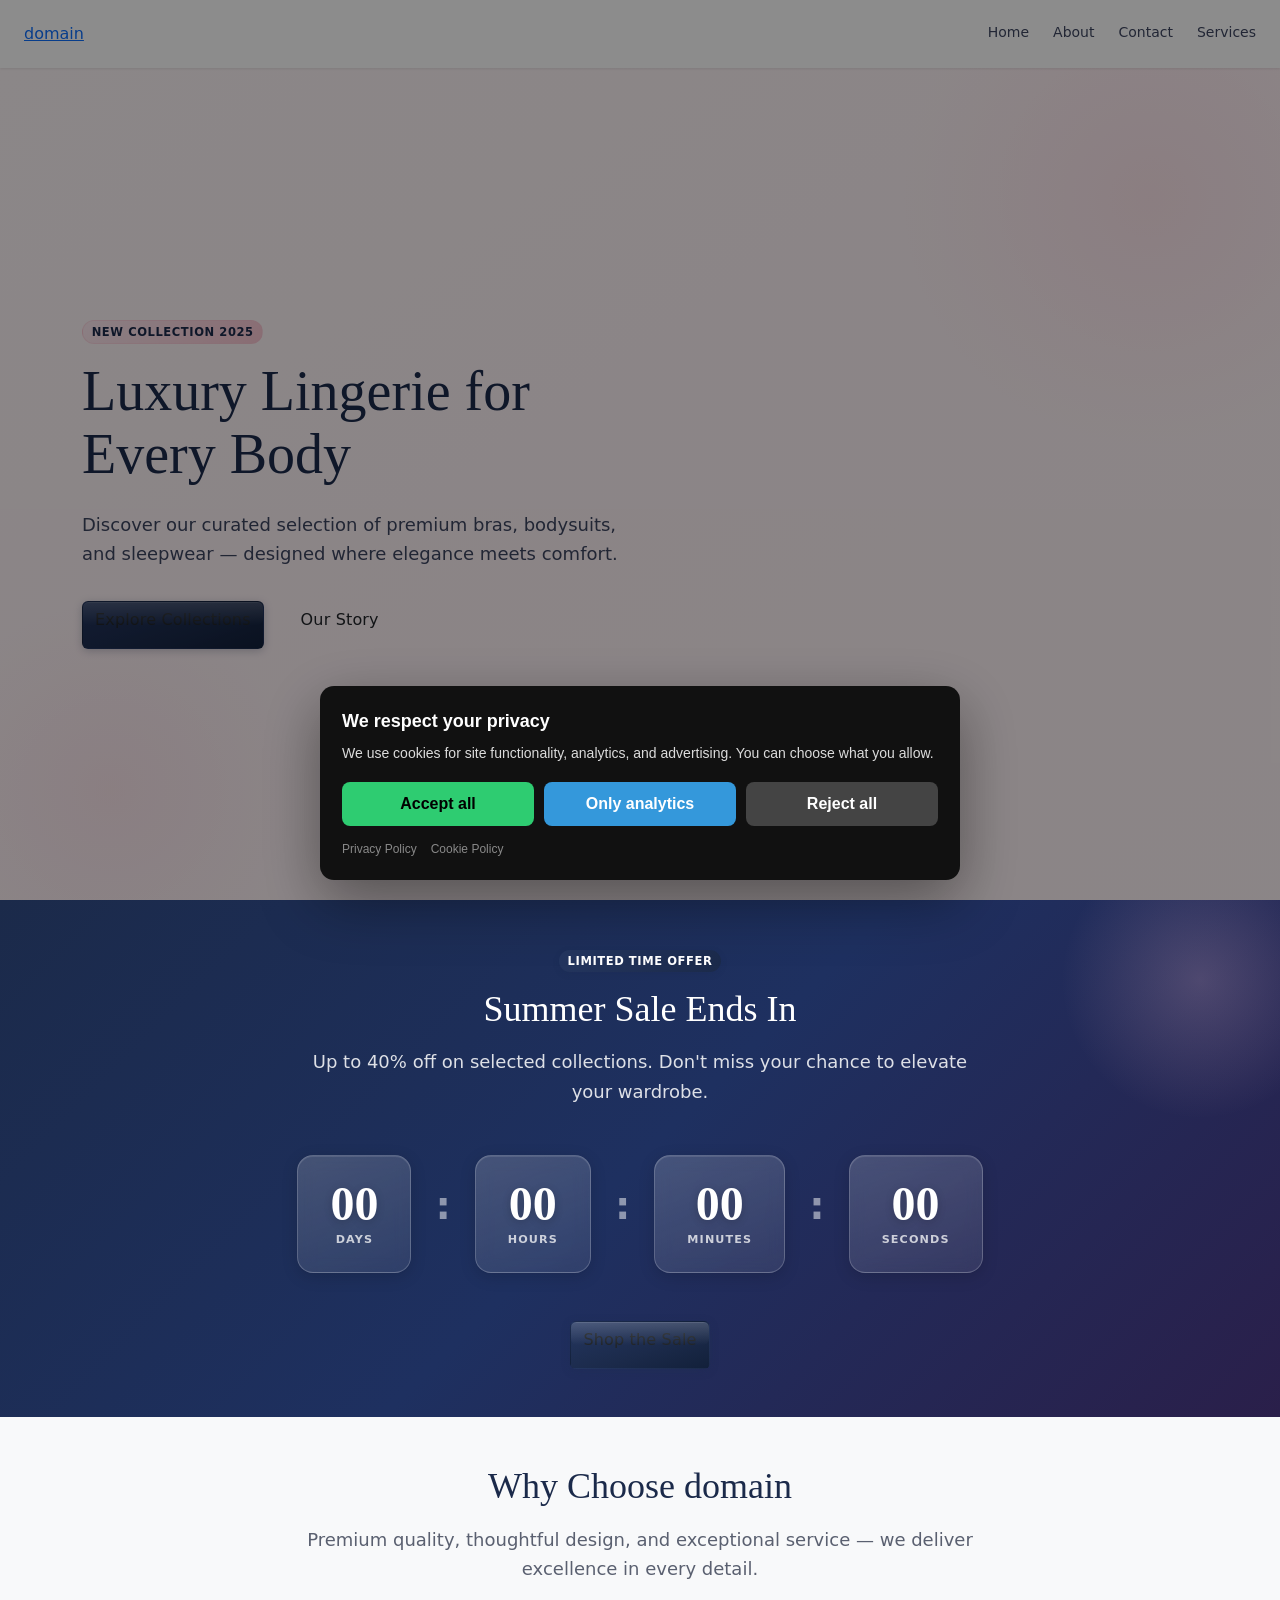
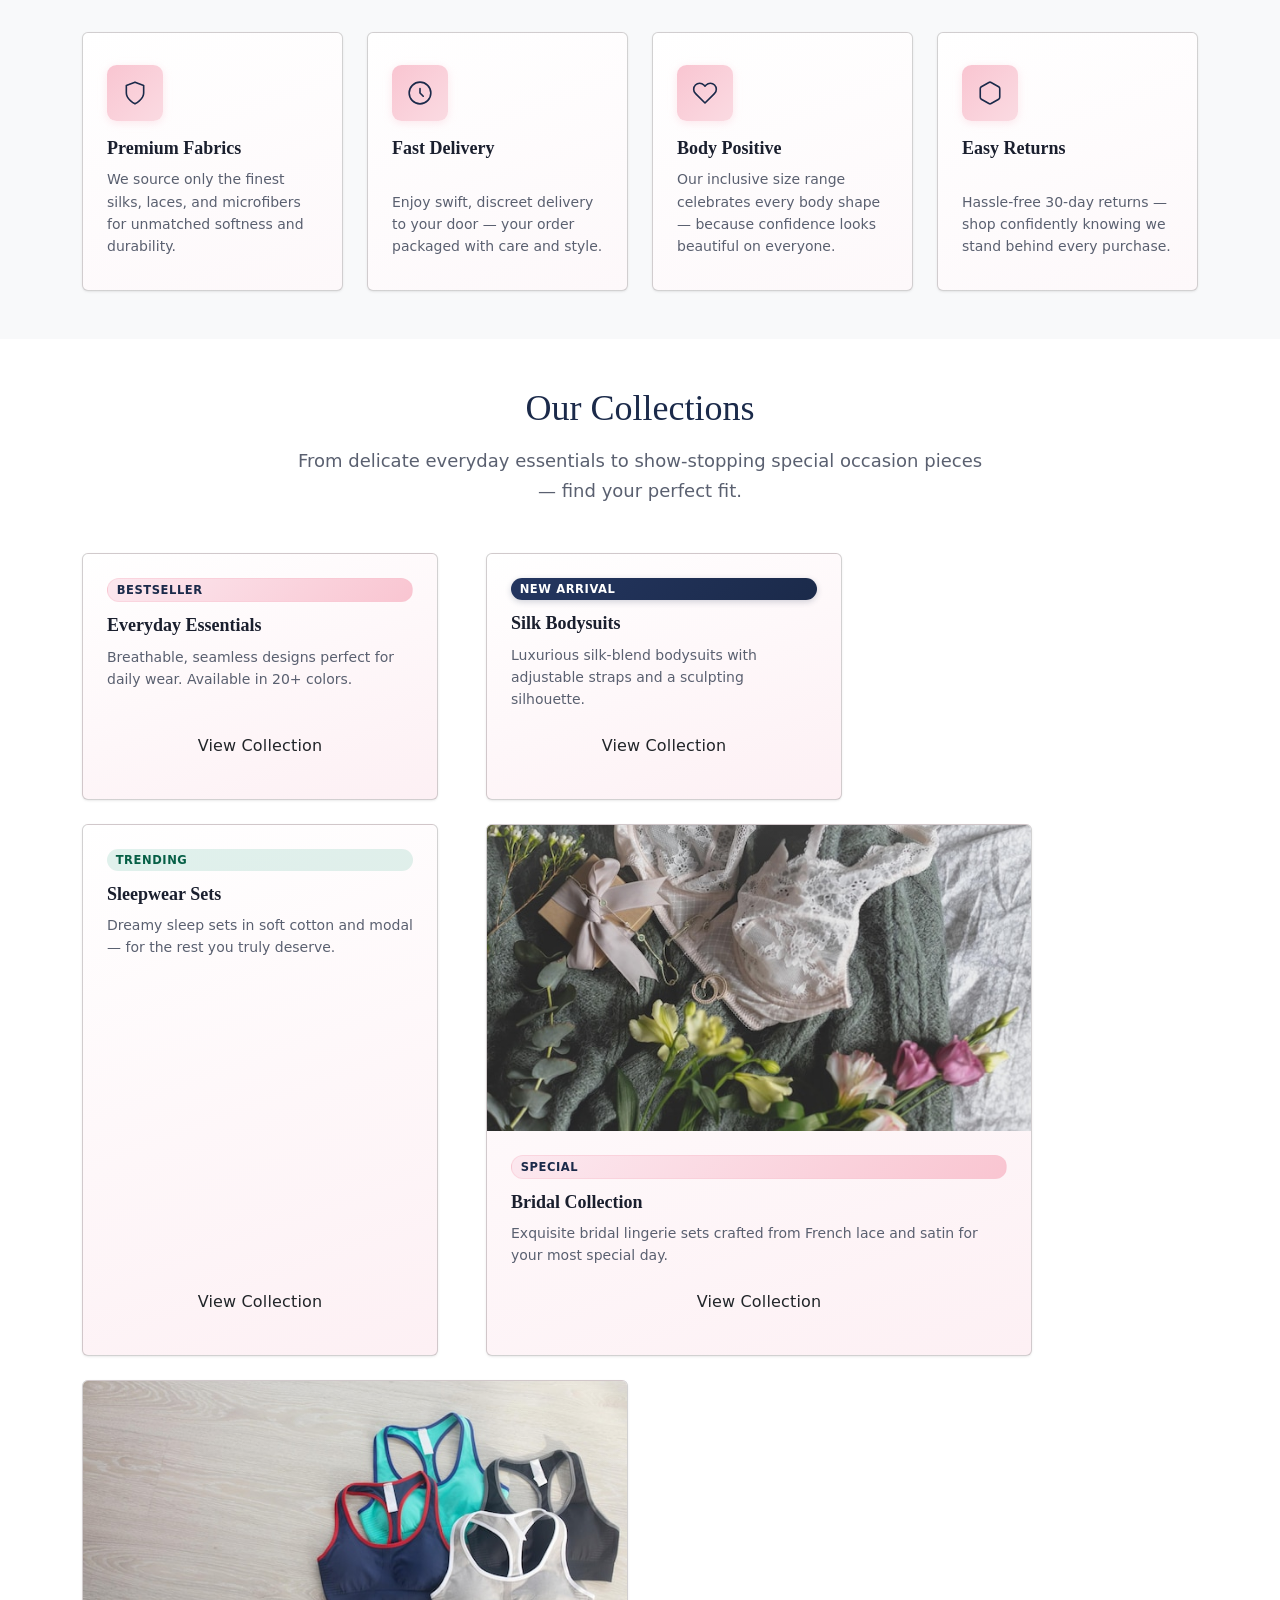
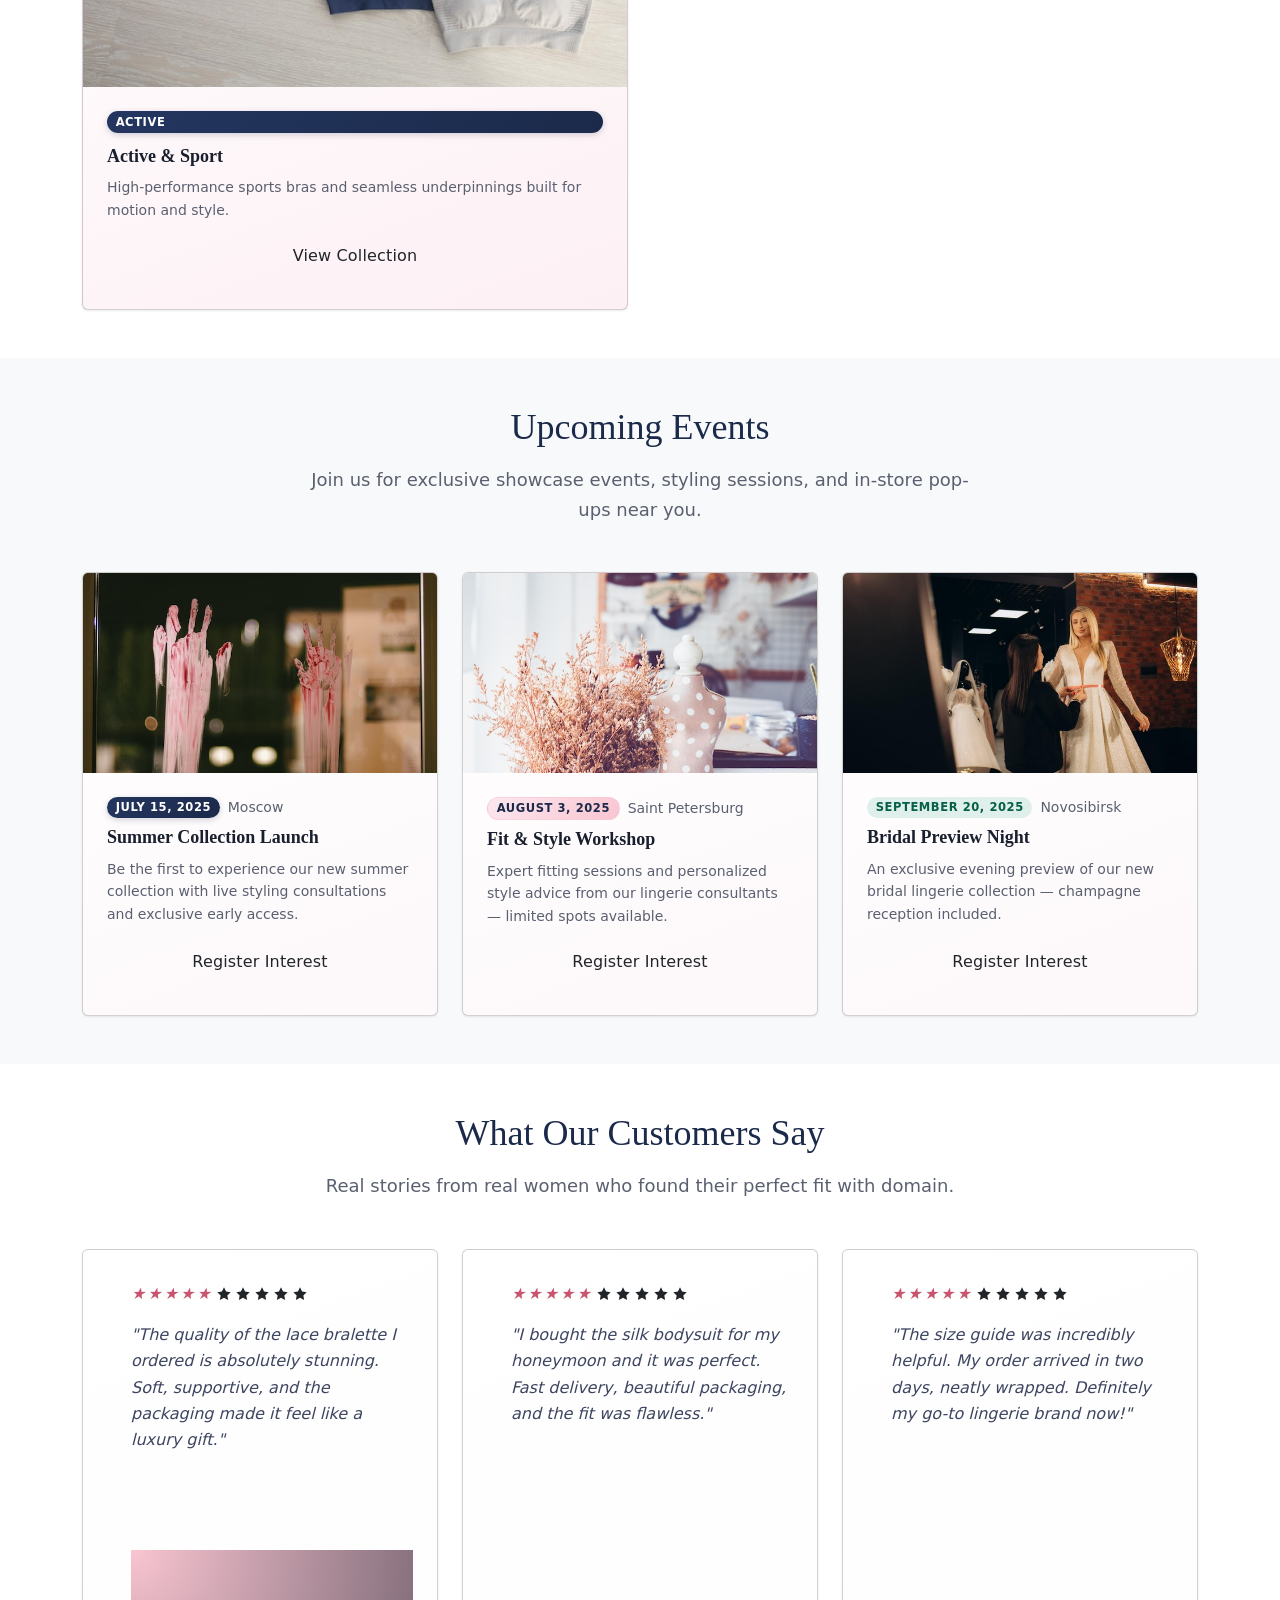
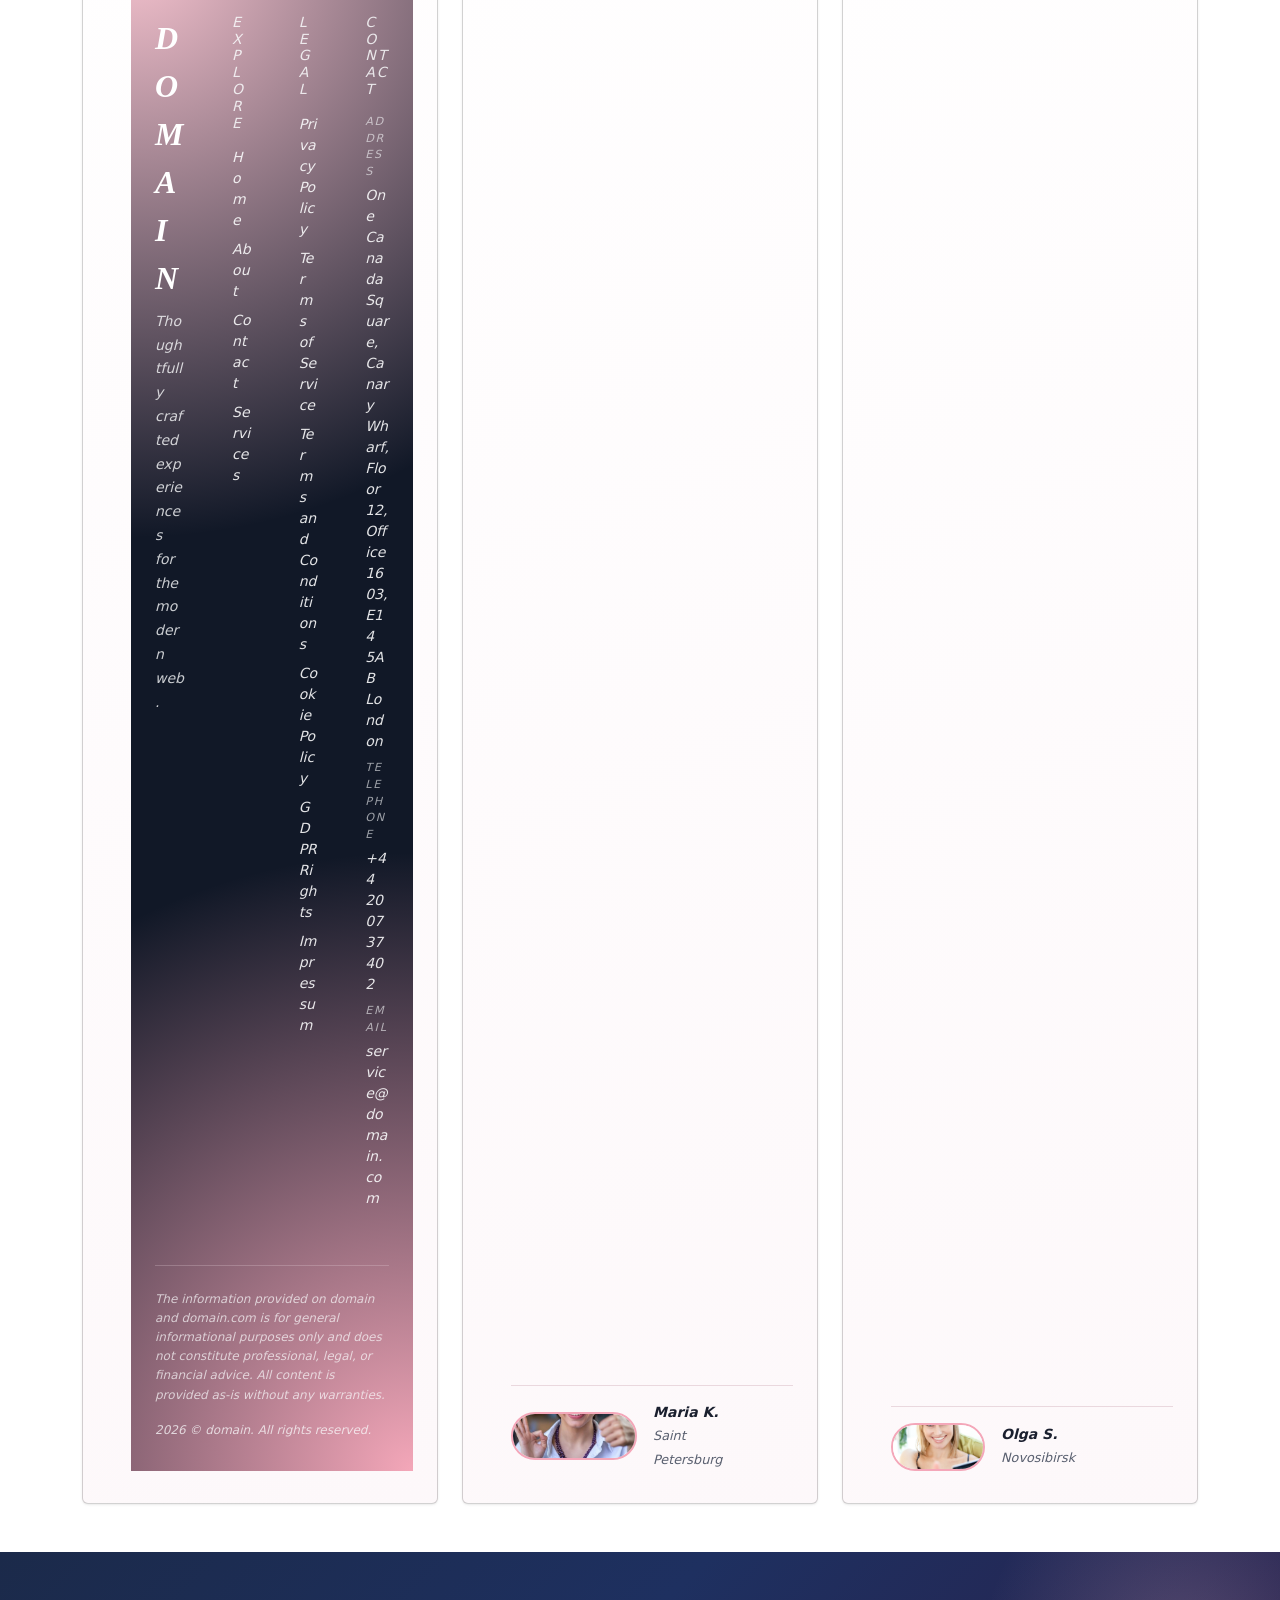
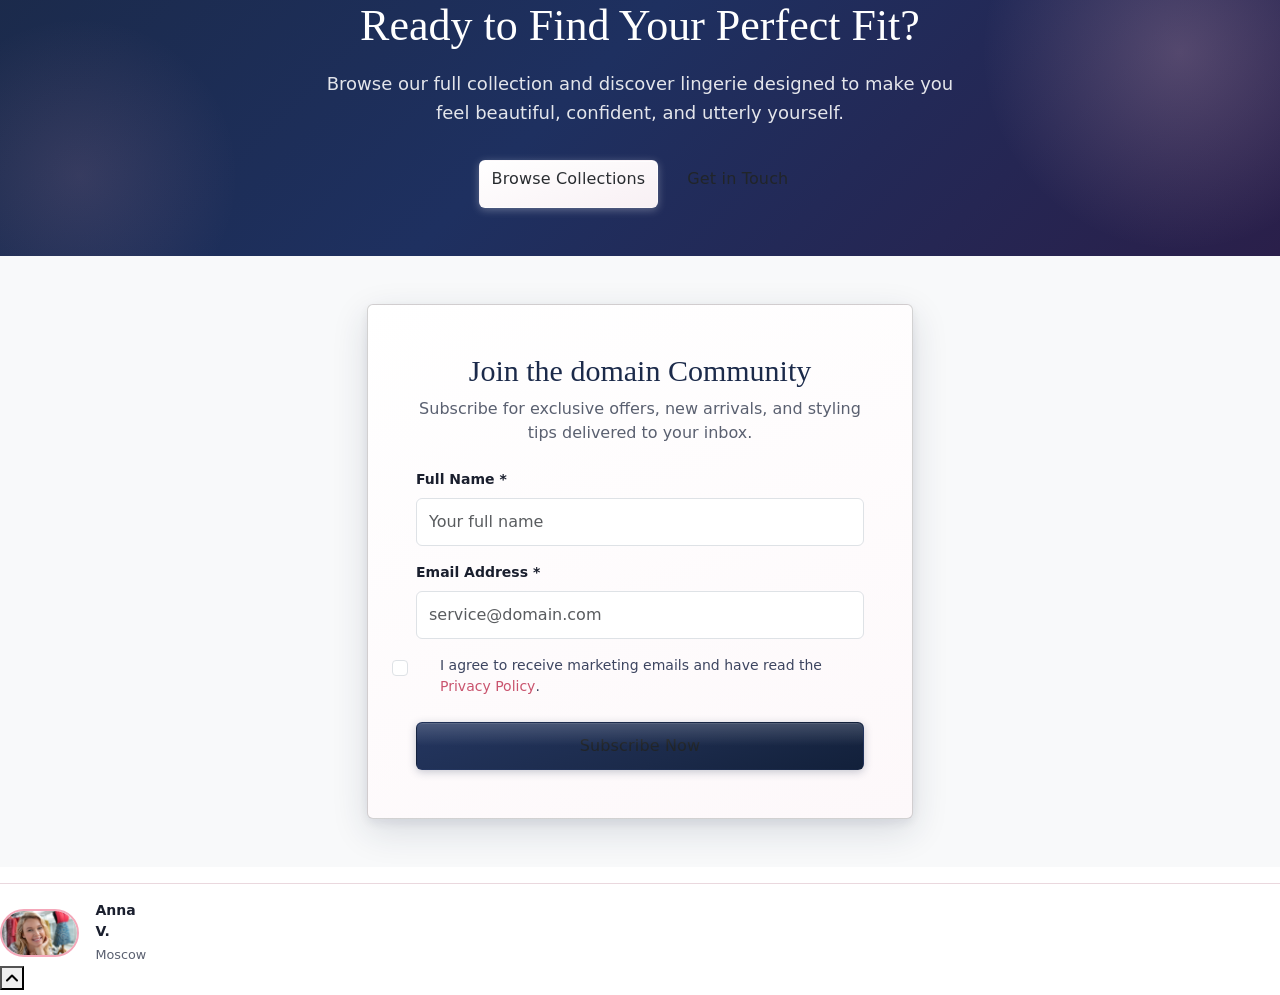
<file: index.html>
<!DOCTYPE html><html lang="en"><head>
<script type="application/ld+json">
{
  "@context": "https://schema.org",
  "@graph": [
    {
      "@type": "Organization",
      "@id": "https://domain.com/#org",
      "name": "domain",
      "url": "https://domain.com",
      "email": "service@domain.com",
      "telephone": "+44 20 0737402",
      "address": {
        "@type": "PostalAddress",
        "streetAddress": "One Canada Square, Canary Wharf, Floor 12, Office 1603, E14 5AB London"
      },
      "contactPoint": {
        "@type": "ContactPoint",
        "contactType": "customer support",
        "email": "service@domain.com",
        "telephone": "+44 20 0737402"
      }
    },
    {
      "@type": "WebSite",
      "@id": "https://domain.com/#website",
      "url": "https://domain.com",
      "name": "domain",
      "publisher": {
        "@id": "https://domain.com/#org"
      }
    },
    {
      "@type": "WebPage",
      "@id": "https://domain.com#webpage",
      "url": "https://domain.com",
      "name": "domain — Premium Lingerie Store",
      "isPartOf": {
        "@id": "https://domain.com/#website"
      },
      "about": {
        "@id": "https://domain.com/#org"
      },
      "inLanguage": "en",
      "description": "domain is your premier destination for luxury lingerie. Discover our curated collection of bras, panties, bodysuits, and sleepwear crafted for elegance and comfort."
    },
    {
      "@type": "BreadcrumbList",
      "@id": "https://domain.com#breadcrumbs",
      "itemListElement": [
        {
          "@type": "ListItem",
          "position": 1,
          "name": "Home",
          "item": "https://domain.com"
        }
      ]
    }
  ]
}
</script>
  <meta charset="UTF-8">
  <meta name="viewport" content="width=device-width, initial-scale=1.0">
  <title>domain — Premium Lingerie Store</title>
  <meta name="description" content="domain is your premier destination for luxury lingerie. Discover our curated collection of bras, panties, bodysuits, and sleepwear crafted for elegance and comfort.">
  <meta name="robots" content="index, follow">
  <link rel="canonical" href="https://domain.com/">
  <meta property="og:type" content="website">
  <meta property="og:title" content="domain — Premium Lingerie Store">
  <meta property="og:description" content="Discover luxury lingerie collections at domain. Elegant designs, premium fabrics, and a perfect fit for every body.">
  <meta property="og:url" content="https://domain.com/">
  <meta property="og:image" content="https://images.unsplash.com/photo-1520175480921-4edfa2983e0f?w=1200&amp;h=630&amp;fit=crop">
  <link rel="stylesheet" href="style.css">
  <link rel="icon" type="image/png" href="/favicon.png">
  <link rel="apple-touch-icon" href="/apple-touch-icon.png">
   <link rel="stylesheet" href="https://cdn.jsdelivr.net/npm/bootstrap@5.3.3/dist/css/bootstrap.min.css" integrity="sha384-QWTKZyjpPEjISv5WaRU9OFeRpok6YctnYmDr5pNlyT2bRjXh0JMhjY6hW+ALEwIH" crossorigin="anonymous">
  <link rel="stylesheet" href="https://unpkg.com/aos@2.3.4/dist/aos.css">
<link rel="stylesheet" href="./header-footer.css">
<link rel="stylesheet" href="./consent.css">
<script src="./consent.js"></script>
</head>
 <body>
<header class="dr-header" data-dr-variant="v1">
  <div class="dr-header-inner">
    <a class="dr-logo" href="./index.html" aria-label="domain">domain</a>

    <nav class="dr-nav" aria-label="Primary navigation">
      <ul class="dr-nav-list">
        <li class="dr-nav-item"><a class="dr-nav-link" href="./index.html">Home</a></li><li class="dr-nav-item"><a class="dr-nav-link" href="./about.html">About</a></li><li class="dr-nav-item"><a class="dr-nav-link" href="./contact.html">Contact</a></li><li class="dr-nav-item"><a class="dr-nav-link" href="./services.html">Services</a></li>
      </ul>
    </nav>

    <button class="dr-burger" type="button" aria-label="Toggle menu" aria-expanded="false" aria-controls="dr-mobile-menu">
      <span></span><span></span><span></span>
    </button>
  </div>
</header>
<nav class="dr-mobile-menu" id="dr-mobile-menu" aria-label="Mobile navigation">
  <ul class="dr-mobile-nav-list">
    <li class="dr-nav-item"><a class="dr-nav-link" href="./index.html">Home</a></li><li class="dr-nav-item"><a class="dr-nav-link" href="./about.html">About</a></li><li class="dr-nav-item"><a class="dr-nav-link" href="./contact.html">Contact</a></li><li class="dr-nav-item"><a class="dr-nav-link" href="./services.html">Services</a></li>
  </ul>
</nav>

  <main id="main-content">
   <section class="c-hero py-5 py-md-0" id="hero" aria-labelledby="hero-heading">
    <div class="container">
     <div class="row align-items-center min-vh-hero">
      <div class="col-12 col-md-6 c-hero__content" data-aos="fade-right">
       <span class="c-badge c-badge--accent mb-3 d-inline-block">New Collection 2025</span>
       <h1 class="c-hero__title" id="hero-heading">Luxury Lingerie for Every Body</h1>
       <p class="c-hero__subtitle">Discover our curated selection of premium bras, bodysuits, and sleepwear — designed where elegance meets comfort.</p>
       <div class="c-hero__actions d-flex flex-wrap gap-3">
        <a href="services.html" class="btn c-button c-button--primary">Explore Collections</a> <a href="about.html" class="btn c-button c-button--outline">Our Story</a>
       </div>
      </div>
      <div class="col-12 col-md-6 c-hero__media mt-5 mt-md-0" data-aos="fade-left">
       <div class="ratio ratio-4x3 c-hero__image-wrap">
        <img src="img/5350.jpg" alt="Elegant lingerie flat-lay arrangement on white background" class="img-fluid object-fit-cover c-hero__image" width="800" height="600">
       </div>
      </div>
     </div>
    </div>
   </section>
   <section class="c-countdown py-4 py-md-5" id="countdown" aria-labelledby="countdown-heading">
    <div class="container">
     <div class="row justify-content-center">
      <div class="col-12 col-lg-8 text-center" data-aos="fade-up">
       <span class="c-badge c-badge--primary mb-3 d-inline-block">Limited Time Offer</span>
       <h2 class="c-section__title" id="countdown-heading">Summer Sale Ends In</h2>
       <p class="c-section__subtitle">Up to 40% off on selected collections. Don't miss your chance to elevate your wardrobe.</p>
       <div class="c-countdown__timer d-flex justify-content-center gap-3 gap-md-4 mt-4" role="timer" aria-live="polite" aria-label="Countdown to sale end">
        <div class="c-countdown__unit">
         <span class="c-countdown__value" id="countdown-days">00</span> <span class="c-countdown__label">Days</span>
        </div>
        <div class="c-countdown__separator" aria-hidden="true">:</div>
        <div class="c-countdown__unit">
         <span class="c-countdown__value" id="countdown-hours">00</span> <span class="c-countdown__label">Hours</span>
        </div>
        <div class="c-countdown__separator" aria-hidden="true">:</div>
        <div class="c-countdown__unit">
         <span class="c-countdown__value" id="countdown-minutes">00</span> <span class="c-countdown__label">Minutes</span>
        </div>
        <div class="c-countdown__separator" aria-hidden="true">:</div>
        <div class="c-countdown__unit">
         <span class="c-countdown__value" id="countdown-seconds">00</span> <span class="c-countdown__label">Seconds</span>
        </div>
       </div>
       <a href="services.html" class="btn c-button c-button--primary mt-4">Shop the Sale</a>
      </div>
     </div>
    </div>
   </section>
   <section class="c-features py-4 py-md-5 bg-light" id="features" aria-labelledby="features-heading">
    <div class="container">
     <div class="row justify-content-center mb-5">
      <div class="col-12 col-md-8 text-center" data-aos="fade-up">
       <h2 class="c-section__title" id="features-heading">Why Choose domain</h2>
       <p class="c-section__subtitle">Premium quality, thoughtful design, and exceptional service — we deliver excellence in every detail.</p>
      </div>
     </div>
     <div class="row g-4">
      <div class="col-12 col-sm-6 col-lg-3" data-aos="fade-up" data-aos-delay="0">
       <div class="c-feature-card card h-100">
        <div class="card-body d-flex flex-column">
         <div class="c-feature-card__icon mb-3" aria-hidden="true">
          <svg xmlns="http://www.w3.org/2000/svg" width="40" height="40" viewBox="0 0 24 24" fill="none" stroke="currentColor" stroke-width="1.5" stroke-linecap="round" stroke-linejoin="round" aria-hidden="true" focusable="false">
           <path d="M12 22s8-4 8-10V5l-8-3-8 3v7c0 6 8 10 8 10z"></path>
          </svg>
         </div>
         <h3 class="c-feature-card__title">Premium Fabrics</h3>
         <p class="c-feature-card__text mt-auto">We source only the finest silks, laces, and microfibers for unmatched softness and durability.</p>
        </div>
       </div>
      </div>
      <div class="col-12 col-sm-6 col-lg-3" data-aos="fade-up" data-aos-delay="100">
       <div class="c-feature-card card h-100">
        <div class="card-body d-flex flex-column">
         <div class="c-feature-card__icon mb-3" aria-hidden="true">
          <svg xmlns="http://www.w3.org/2000/svg" width="40" height="40" viewBox="0 0 24 24" fill="none" stroke="currentColor" stroke-width="1.5" stroke-linecap="round" stroke-linejoin="round" aria-hidden="true" focusable="false">
           <circle cx="12" cy="12" r="10"></circle><path d="M12 8v4l3 3"></path>
          </svg>
         </div>
         <h3 class="c-feature-card__title">Fast Delivery</h3>
         <p class="c-feature-card__text mt-auto">Enjoy swift, discreet delivery to your door — your order packaged with care and style.</p>
        </div>
       </div>
      </div>
      <div class="col-12 col-sm-6 col-lg-3" data-aos="fade-up" data-aos-delay="200">
       <div class="c-feature-card card h-100">
        <div class="card-body d-flex flex-column">
         <div class="c-feature-card__icon mb-3" aria-hidden="true">
          <svg xmlns="http://www.w3.org/2000/svg" width="40" height="40" viewBox="0 0 24 24" fill="none" stroke="currentColor" stroke-width="1.5" stroke-linecap="round" stroke-linejoin="round" aria-hidden="true" focusable="false">
           <path d="M20.84 4.61a5.5 5.5 0 0 0-7.78 0L12 5.67l-1.06-1.06a5.5 5.5 0 0 0-7.78 7.78l1.06 1.06L12 21.23l7.78-7.78 1.06-1.06a5.5 5.5 0 0 0 0-7.78z"></path>
          </svg>
         </div>
         <h3 class="c-feature-card__title">Body Positive</h3>
         <p class="c-feature-card__text mt-auto">Our inclusive size range celebrates every body shape — because confidence looks beautiful on everyone.</p>
        </div>
       </div>
      </div>
      <div class="col-12 col-sm-6 col-lg-3" data-aos="fade-up" data-aos-delay="300">
       <div class="c-feature-card card h-100">
        <div class="card-body d-flex flex-column">
         <div class="c-feature-card__icon mb-3" aria-hidden="true">
          <svg xmlns="http://www.w3.org/2000/svg" width="40" height="40" viewBox="0 0 24 24" fill="none" stroke="currentColor" stroke-width="1.5" stroke-linecap="round" stroke-linejoin="round" aria-hidden="true" focusable="false">
           <path d="M21 16V8a2 2 0 0 0-1-1.73l-7-4a2 2 0 0 0-2 0l-7 4A2 2 0 0 0 3 8v8a2 2 0 0 0 1 1.73l7 4a2 2 0 0 0 2 0l7-4A2 2 0 0 0 21 16z"></path>
          </svg>
         </div>
         <h3 class="c-feature-card__title">Easy Returns</h3>
         <p class="c-feature-card__text mt-auto">Hassle-free 30-day returns — shop confidently knowing we stand behind every purchase.</p>
        </div>
       </div>
      </div>
     </div>
    </div>
   </section>
   <section class="c-collections py-4 py-md-5" id="collections" aria-labelledby="collections-heading">
    <div class="container">
     <div class="row justify-content-center mb-5">
      <div class="col-12 col-md-8 text-center" data-aos="fade-up">
       <h2 class="c-section__title" id="collections-heading">Our Collections</h2>
       <p class="c-section__subtitle">From delicate everyday essentials to show-stopping special occasion pieces — find your perfect fit.</p>
      </div>
     </div>
     <div class="row g-4 c-masonry">
      <div class="col-12 col-sm-6 col-lg-4" data-aos="zoom-in" data-aos-delay="0">
       <div class="c-product-card card h-100">
        <div class="ratio ratio-3x4 c-product-card__media">
         <img src="img/68077.jpg" alt="Delicate lace bralette overhead flat-lay on pastel background" class="img-fluid object-fit-cover" width="600" height="800" loading="lazy">
        </div>
        <div class="card-body d-flex flex-column">
         <span class="c-badge c-badge--accent mb-2">Bestseller</span>
         <h3 class="c-product-card__title">Everyday Essentials</h3>
         <p class="c-product-card__text">Breathable, seamless designs perfect for daily wear. Available in 20+ colors.</p>
         <a href="services.html" class="btn c-button c-button--outline mt-auto">View Collection</a>
        </div>
       </div>
      </div>
      <div class="col-12 col-sm-6 col-lg-4" data-aos="zoom-in" data-aos-delay="100">
       <div class="c-product-card card h-100">
        <div class="ratio ratio-3x4 c-product-card__media">
         <img src="img/275447.jpg" alt="Silk bodysuit neatly arranged with accessories in flat-lay photography style" class="img-fluid object-fit-cover" width="600" height="800" loading="lazy">
        </div>
        <div class="card-body d-flex flex-column">
         <span class="c-badge c-badge--primary mb-2">New Arrival</span>
         <h3 class="c-product-card__title">Silk Bodysuits</h3>
         <p class="c-product-card__text">Luxurious silk-blend bodysuits with adjustable straps and a sculpting silhouette.</p>
         <a href="services.html" class="btn c-button c-button--outline mt-auto">View Collection</a>
        </div>
       </div>
      </div>
      <div class="col-12 col-sm-6 col-lg-4" data-aos="zoom-in" data-aos-delay="200">
       <div class="c-product-card card h-100">
        <div class="ratio ratio-3x4 c-product-card__media">
         <img src="img/204674.jpg" alt="Elegant sleepwear set laid flat on clean white linen surface" class="img-fluid object-fit-cover" width="600" height="800" loading="lazy">
        </div>
        <div class="card-body d-flex flex-column">
         <span class="c-badge c-badge--success mb-2">Trending</span>
         <h3 class="c-product-card__title">Sleepwear Sets</h3>
         <p class="c-product-card__text">Dreamy sleep sets in soft cotton and modal — for the rest you truly deserve.</p>
         <a href="services.html" class="btn c-button c-button--outline mt-auto">View Collection</a>
        </div>
       </div>
      </div>
      <div class="col-12 col-sm-6 col-lg-6" data-aos="zoom-in" data-aos-delay="0">
       <div class="c-product-card card h-100">
        <div class="ratio ratio-16x9 c-product-card__media">
         <img src="img/11118.jpg" alt="Luxury bridal lingerie collection overhead flat-lay with floral accents" class="img-fluid object-fit-cover" width="800" height="450" loading="lazy">
        </div>
        <div class="card-body d-flex flex-column">
         <span class="c-badge c-badge--accent mb-2">Special</span>
         <h3 class="c-product-card__title">Bridal Collection</h3>
         <p class="c-product-card__text">Exquisite bridal lingerie sets crafted from French lace and satin for your most special day.</p>
         <a href="services.html" class="btn c-button c-button--outline mt-auto">View Collection</a>
        </div>
       </div>
      </div>
      <div class="col-12 col-sm-6 col-lg-6" data-aos="zoom-in" data-aos-delay="100">
       <div class="c-product-card card h-100">
        <div class="ratio ratio-16x9 c-product-card__media">
         <img src="img/4233.jpg" alt="Sports bra and activewear lingerie flat-lay on neutral background" class="img-fluid object-fit-cover" width="800" height="450" loading="lazy">
        </div>
        <div class="card-body d-flex flex-column">
         <span class="c-badge c-badge--primary mb-2">Active</span>
         <h3 class="c-product-card__title">Active &amp; Sport</h3>
         <p class="c-product-card__text">High-performance sports bras and seamless underpinnings built for motion and style.</p>
         <a href="services.html" class="btn c-button c-button--outline mt-auto">View Collection</a>
        </div>
       </div>
      </div>
     </div>
    </div>
   </section>
   <section class="c-events py-4 py-md-5 bg-light" id="events" aria-labelledby="events-heading">
    <div class="container">
     <div class="row justify-content-center mb-5">
      <div class="col-12 col-md-8 text-center" data-aos="fade-up">
       <h2 class="c-section__title" id="events-heading">Upcoming Events</h2>
       <p class="c-section__subtitle">Join us for exclusive showcase events, styling sessions, and in-store pop-ups near you.</p>
      </div>
     </div>
     <div class="row g-4">
      <div class="col-12 col-md-6 col-lg-4" data-aos="fade-up" data-aos-delay="0">
       <article class="c-event-card card h-100">
        <div class="ratio ratio-16x9 c-event-card__media">
         <img src="img/1006.jpg" alt="Lingerie brand launch event with soft lighting and elegant display" class="img-fluid object-fit-cover" width="600" height="340" loading="lazy">
        </div>
        <div class="card-body d-flex flex-column">
         <div class="c-event-card__meta d-flex align-items-center gap-2 mb-2">
          <span class="c-badge c-badge--primary">July 15, 2025</span> <span class="c-event-card__location">Moscow</span>
         </div>
         <h3 class="c-event-card__title">Summer Collection Launch</h3>
         <p class="c-event-card__text">Be the first to experience our new summer collection with live styling consultations and exclusive early access.</p>
         <a href="contact.html" class="btn c-button c-button--outline mt-auto">Register Interest</a>
        </div>
       </article>
      </div>
      <div class="col-12 col-md-6 col-lg-4" data-aos="fade-up" data-aos-delay="100">
       <article class="c-event-card card h-100">
        <div class="ratio ratio-16x9 c-event-card__media">
         <img src="img/1916.jpg" alt="Intimate styling workshop with fashion display tables and soft pink decor" class="img-fluid object-fit-cover" width="600" height="340" loading="lazy">
        </div>
        <div class="card-body d-flex flex-column">
         <div class="c-event-card__meta d-flex align-items-center gap-2 mb-2">
          <span class="c-badge c-badge--accent">August 3, 2025</span> <span class="c-event-card__location">Saint Petersburg</span>
         </div>
         <h3 class="c-event-card__title">Fit &amp; Style Workshop</h3>
         <p class="c-event-card__text">Expert fitting sessions and personalized style advice from our lingerie consultants — limited spots available.</p>
         <a href="contact.html" class="btn c-button c-button--outline mt-auto">Register Interest</a>
        </div>
       </article>
      </div>
      <div class="col-12 col-md-6 col-lg-4" data-aos="fade-up" data-aos-delay="200">
       <article class="c-event-card card h-100">
        <div class="ratio ratio-16x9 c-event-card__media">
         <img src="img/12330.jpg" alt="Exclusive VIP bridal preview event in modern boutique setting" class="img-fluid object-fit-cover" width="600" height="340" loading="lazy">
        </div>
        <div class="card-body d-flex flex-column">
         <div class="c-event-card__meta d-flex align-items-center gap-2 mb-2">
          <span class="c-badge c-badge--success">September 20, 2025</span> <span class="c-event-card__location">Novosibirsk</span>
         </div>
         <h3 class="c-event-card__title">Bridal Preview Night</h3>
         <p class="c-event-card__text">An exclusive evening preview of our new bridal lingerie collection — champagne reception included.</p>
         <a href="contact.html" class="btn c-button c-button--outline mt-auto">Register Interest</a>
        </div>
       </article>
      </div>
     </div>
    </div>
   </section>
   <section class="c-testimonials py-4 py-md-5" id="testimonials" aria-labelledby="testimonials-heading">
    <div class="container">
     <div class="row justify-content-center mb-5">
      <div class="col-12 col-md-8 text-center" data-aos="fade-up">
       <h2 class="c-section__title" id="testimonials-heading">What Our Customers Say</h2>
       <p class="c-section__subtitle">Real stories from real women who found their perfect fit with domain.</p>
      </div>
     </div>
     <div class="row g-4">
      <div class="col-12 col-md-4" data-aos="fade-up" data-aos-delay="0">
       <blockquote class="c-testimonial-card card h-100">
        <div class="card-body d-flex flex-column">
         <div class="c-testimonial-card__stars mb-3" aria-label="5 out of 5 stars" role="img">
          <svg xmlns="http://www.w3.org/2000/svg" width="16" height="16" viewBox="0 0 24 24" fill="currentColor" aria-hidden="true" focusable="false">
           <path d="M12 2l3.09 6.26L22 9.27l-5 4.87 1.18 6.88L12 17.77l-6.18 3.25L7 14.14 2 9.27l6.91-1.01L12 2z"></path>
          </svg>
          <svg xmlns="http://www.w3.org/2000/svg" width="16" height="16" viewBox="0 0 24 24" fill="currentColor" aria-hidden="true" focusable="false">
           <path d="M12 2l3.09 6.26L22 9.27l-5 4.87 1.18 6.88L12 17.77l-6.18 3.25L7 14.14 2 9.27l6.91-1.01L12 2z"></path>
          </svg>
          <svg xmlns="http://www.w3.org/2000/svg" width="16" height="16" viewBox="0 0 24 24" fill="currentColor" aria-hidden="true" focusable="false">
           <path d="M12 2l3.09 6.26L22 9.27l-5 4.87 1.18 6.88L12 17.77l-6.18 3.25L7 14.14 2 9.27l6.91-1.01L12 2z"></path>
          </svg>
          <svg xmlns="http://www.w3.org/2000/svg" width="16" height="16" viewBox="0 0 24 24" fill="currentColor" aria-hidden="true" focusable="false">
           <path d="M12 2l3.09 6.26L22 9.27l-5 4.87 1.18 6.88L12 17.77l-6.18 3.25L7 14.14 2 9.27l6.91-1.01L12 2z"></path>
          </svg>
          <svg xmlns="http://www.w3.org/2000/svg" width="16" height="16" viewBox="0 0 24 24" fill="currentColor" aria-hidden="true" focusable="false">
           <path d="M12 2l3.09 6.26L22 9.27l-5 4.87 1.18 6.88L12 17.77l-6.18 3.25L7 14.14 2 9.27l6.91-1.01L12 2z"></path>
          </svg>
         </div>
         <p class="c-testimonial-card__text flex-grow-1">"The quality of the lace bralette I ordered is absolutely stunning. Soft, supportive, and the packaging made it feel like a luxury gift."</p>
         <footer class="dr-footer" aria-label="Site footer">
  <div class="dr-footer-inner">
    <div class="dr-footer-top">
      <div class="dr-footer-brand-block">
        <div class="dr-footer-logo" aria-label="domain">domain</div>
        <p class="dr-footer-tagline">Thoughtfully crafted experiences for the modern web.</p>
      </div>
      <nav class="dr-footer-nav" aria-label="Main navigation">
        <h2 class="dr-footer-heading">Explore</h2>
        <ul class="dr-footer-nav-list">
          <li class="dr-footer-nav-item"><a class="dr-footer-nav-link" href="./index.html">Home</a></li>
          <li class="dr-footer-nav-item"><a class="dr-footer-nav-link" href="./about.html">About</a></li>
          <li class="dr-footer-nav-item"><a class="dr-footer-nav-link" href="./contact.html">Contact</a></li>
          <li class="dr-footer-nav-item"><a class="dr-footer-nav-link" href="./services.html">Services</a></li>
        </ul>
      </nav>
      <nav class="dr-footer-legal" aria-label="Legal links">
        <h2 class="dr-footer-heading">Legal</h2>
        <ul class="dr-footer-legal-list">
          <li class="dr-footer-legal-item"><a class="dr-footer-legal-link" href="./privacy.html">Privacy Policy</a></li>
          <li class="dr-footer-legal-item"><a class="dr-footer-legal-link" href="./terms_of_services.html">Terms of Service</a></li>
          <li class="dr-footer-legal-item"><a class="dr-footer-legal-link" href="./terms_and_conditions.html">Terms and Conditions</a></li>
          <li class="dr-footer-legal-item"><a class="dr-footer-legal-link" href="./cookie_policy.html">Cookie Policy</a></li>
          <li class="dr-footer-legal-item"><a class="dr-footer-legal-link" href="./gdpr-rights.html">GDPR Rights</a></li>
          <li class="dr-footer-legal-item"><a class="dr-footer-legal-link" href="./impressum.html">Impressum</a></li>
        </ul>
      </nav>
      <div class="dr-footer-contact" aria-label="Contact information">
        <h2 class="dr-footer-heading">Contact</h2>
        <ul class="dr-footer-contact-list">
          <li class="dr-footer-contact-item">
            <span class="dr-footer-contact-label">Address</span>
            <span class="dr-footer-contact-value">One Canada Square, Canary Wharf, Floor 12, Office 1603, E14 5AB London</span>
          </li>
          <li class="dr-footer-contact-item">
            <span class="dr-footer-contact-label">Telephone</span>
            <a class="dr-footer-contact-link" href="tel:+44 20 0737402">+44 20 0737402</a>
          </li>
          <li class="dr-footer-contact-item">
            <span class="dr-footer-contact-label">Email</span>
            <a class="dr-footer-contact-link" href="mailto:service@domain.com">service@domain.com</a>
          </li>
        </ul>
      </div>
    </div>
    <div class="dr-footer-bottom">
      <p class="dr-footer-disclaimer">The information provided on domain and domain.com is for general informational purposes only and does not constitute professional, legal, or financial advice. All content is provided as-is without any warranties.</p>
      <div class="dr-footer-bottom-meta">
        <p class="dr-footer-meta"><span class="dr-year"></span> © domain. All rights reserved.</p>
      </div>
    </div>
  </div>
</footer>
        </div>
       </blockquote>
      </div>
      <div class="col-12 col-md-4" data-aos="fade-up" data-aos-delay="100">
       <blockquote class="c-testimonial-card card h-100">
        <div class="card-body d-flex flex-column">
         <div class="c-testimonial-card__stars mb-3" aria-label="5 out of 5 stars" role="img">
          <svg xmlns="http://www.w3.org/2000/svg" width="16" height="16" viewBox="0 0 24 24" fill="currentColor" aria-hidden="true" focusable="false">
           <path d="M12 2l3.09 6.26L22 9.27l-5 4.87 1.18 6.88L12 17.77l-6.18 3.25L7 14.14 2 9.27l6.91-1.01L12 2z"></path>
          </svg>
          <svg xmlns="http://www.w3.org/2000/svg" width="16" height="16" viewBox="0 0 24 24" fill="currentColor" aria-hidden="true" focusable="false">
           <path d="M12 2l3.09 6.26L22 9.27l-5 4.87 1.18 6.88L12 17.77l-6.18 3.25L7 14.14 2 9.27l6.91-1.01L12 2z"></path>
          </svg>
          <svg xmlns="http://www.w3.org/2000/svg" width="16" height="16" viewBox="0 0 24 24" fill="currentColor" aria-hidden="true" focusable="false">
           <path d="M12 2l3.09 6.26L22 9.27l-5 4.87 1.18 6.88L12 17.77l-6.18 3.25L7 14.14 2 9.27l6.91-1.01L12 2z"></path>
          </svg>
          <svg xmlns="http://www.w3.org/2000/svg" width="16" height="16" viewBox="0 0 24 24" fill="currentColor" aria-hidden="true" focusable="false">
           <path d="M12 2l3.09 6.26L22 9.27l-5 4.87 1.18 6.88L12 17.77l-6.18 3.25L7 14.14 2 9.27l6.91-1.01L12 2z"></path>
          </svg>
          <svg xmlns="http://www.w3.org/2000/svg" width="16" height="16" viewBox="0 0 24 24" fill="currentColor" aria-hidden="true" focusable="false">
           <path d="M12 2l3.09 6.26L22 9.27l-5 4.87 1.18 6.88L12 17.77l-6.18 3.25L7 14.14 2 9.27l6.91-1.01L12 2z"></path>
          </svg>
         </div>
         <p class="c-testimonial-card__text flex-grow-1">"I bought the silk bodysuit for my honeymoon and it was perfect. Fast delivery, beautiful packaging, and the fit was flawless."</p>
         <footer class="c-testimonial-card__author mt-3">
          <div class="d-flex align-items-center gap-3">
           <div class="c-avatar ratio ratio-1x1">
            <img src="img/39531.jpg" alt="Portrait of Maria, satisfied domain customer" class="img-fluid object-fit-cover c-avatar__image" width="60" height="60" loading="lazy">
           </div>
           <div>
            <strong class="c-testimonial-card__name d-block">Maria K.</strong> <span class="c-testimonial-card__location">Saint Petersburg</span>
           </div>
          </div>
         </footer>
        </div>
       </blockquote>
      </div>
      <div class="col-12 col-md-4" data-aos="fade-up" data-aos-delay="200">
       <blockquote class="c-testimonial-card card h-100">
        <div class="card-body d-flex flex-column">
         <div class="c-testimonial-card__stars mb-3" aria-label="5 out of 5 stars" role="img">
          <svg xmlns="http://www.w3.org/2000/svg" width="16" height="16" viewBox="0 0 24 24" fill="currentColor" aria-hidden="true" focusable="false">
           <path d="M12 2l3.09 6.26L22 9.27l-5 4.87 1.18 6.88L12 17.77l-6.18 3.25L7 14.14 2 9.27l6.91-1.01L12 2z"></path>
          </svg>
          <svg xmlns="http://www.w3.org/2000/svg" width="16" height="16" viewBox="0 0 24 24" fill="currentColor" aria-hidden="true" focusable="false">
           <path d="M12 2l3.09 6.26L22 9.27l-5 4.87 1.18 6.88L12 17.77l-6.18 3.25L7 14.14 2 9.27l6.91-1.01L12 2z"></path>
          </svg>
          <svg xmlns="http://www.w3.org/2000/svg" width="16" height="16" viewBox="0 0 24 24" fill="currentColor" aria-hidden="true" focusable="false">
           <path d="M12 2l3.09 6.26L22 9.27l-5 4.87 1.18 6.88L12 17.77l-6.18 3.25L7 14.14 2 9.27l6.91-1.01L12 2z"></path>
          </svg>
          <svg xmlns="http://www.w3.org/2000/svg" width="16" height="16" viewBox="0 0 24 24" fill="currentColor" aria-hidden="true" focusable="false">
           <path d="M12 2l3.09 6.26L22 9.27l-5 4.87 1.18 6.88L12 17.77l-6.18 3.25L7 14.14 2 9.27l6.91-1.01L12 2z"></path>
          </svg>
          <svg xmlns="http://www.w3.org/2000/svg" width="16" height="16" viewBox="0 0 24 24" fill="currentColor" aria-hidden="true" focusable="false">
           <path d="M12 2l3.09 6.26L22 9.27l-5 4.87 1.18 6.88L12 17.77l-6.18 3.25L7 14.14 2 9.27l6.91-1.01L12 2z"></path>
          </svg>
         </div>
         <p class="c-testimonial-card__text flex-grow-1">"The size guide was incredibly helpful. My order arrived in two days, neatly wrapped. Definitely my go-to lingerie brand now!"</p>
         <footer class="c-testimonial-card__author mt-3">
          <div class="d-flex align-items-center gap-3">
           <div class="c-avatar ratio ratio-1x1">
            <img src="img/14083.jpg" alt="Portrait of Olga, satisfied domain customer" class="img-fluid object-fit-cover c-avatar__image" width="60" height="60" loading="lazy">
           </div>
           <div>
            <strong class="c-testimonial-card__name d-block">Olga S.</strong> <span class="c-testimonial-card__location">Novosibirsk</span>
           </div>
          </div>
         </footer>
        </div>
       </blockquote>
      </div>
     </div>
    </div>
   </section>
   <section class="c-cta py-5" id="cta" aria-labelledby="cta-heading">
    <div class="container">
     <div class="row justify-content-center">
      <div class="col-12 col-lg-8 text-center" data-aos="fade-up">
       <h2 class="c-cta__title" id="cta-heading">Ready to Find Your Perfect Fit?</h2>
       <p class="c-cta__subtitle">Browse our full collection and discover lingerie designed to make you feel beautiful, confident, and utterly yourself.</p>
       <div class="c-cta__actions d-flex flex-wrap justify-content-center gap-3 mt-4">
        <a href="services.html" class="btn c-button c-button--white">Browse Collections</a> <a href="contact.html" class="btn c-button c-button--outline-white">Get in Touch</a>
       </div>
      </div>
     </div>
    </div>
   </section>
   <section class="c-contact-form py-4 py-md-5 bg-light" id="newsletter" aria-labelledby="form-heading">
    <div class="container">
     <div class="row justify-content-center">
      <div class="col-12 col-md-8 col-lg-6" data-aos="fade-up">
       <div class="c-form-card card">
        <div class="card-body p-4 p-md-5">
         <h2 class="c-form-card__title text-center mb-2" id="form-heading">Join the domain Community</h2>
         <p class="c-form-card__subtitle text-center mb-4">Subscribe for exclusive offers, new arrivals, and styling tips delivered to your inbox.</p>
         <form id="newsletter-form" novalidate="" action="contact.html" method="GET" aria-labelledby="form-heading">
          <div class="mb-3">
           <label for="nl-name" class="form-label">Full Name <span aria-hidden="true">*</span></label> <input type="text" class="form-control" id="nl-name" name="name" placeholder="Your full name" required="" autocomplete="name" aria-required="true">
           <div class="invalid-feedback">Please enter your full name.</div>
          </div>
          <div class="mb-3">
           <label for="nl-email" class="form-label">Email Address <span aria-hidden="true">*</span></label> <input type="email" class="form-control" id="nl-email" name="email" placeholder="service@domain.com" required="" autocomplete="email" aria-required="true">
           <div class="invalid-feedback">Please enter a valid email address.</div>
          </div>
          <div class="mb-4">
           <div class="form-check">
            <input class="form-check-input" type="checkbox" id="nl-consent" name="consent" required="" aria-required="true"> <label class="form-check-label" for="nl-consent"> I agree to receive marketing emails and have read the <a href="privacy.html" class="c-link">Privacy Policy</a>. </label>
            <div class="invalid-feedback">You must agree before subscribing.</div>
           </div>
          </div>
          <button type="submit" class="btn c-button c-button--primary w-100">Subscribe Now</button>
         </form>
        </div>
       </div>
      </div>
     </div>
    </div>
   </section>
  </main>
  <footer class="c-testimonial-card__author mt-3">
   <div class="d-flex align-items-center gap-3">
    <div class="c-avatar ratio ratio-1x1">
     <img src="img/358982.jpg" alt="Portrait of Anna, satisfied LaceLux customer" class="img-fluid object-fit-cover c-avatar__image" width="60" height="60" loading="lazy">
    </div>
    <div>
     <strong class="c-testimonial-card__name d-block">Anna V.</strong> <span class="c-testimonial-card__location">Moscow</span>
    </div>
   </div>
  </footer>
  
 
  
  

<script src="script.js" defer=""></script>
<script src="https://unpkg.com/aos@2.3.4/dist/aos.js"></script>
<script>
if (typeof AOS !== "undefined" && !window.__AOS_INITIALIZED__) {
  AOS.init({ once: true, duration: 700, easing: "ease-out-cubic" });
  window.__AOS_INITIALIZED__ = true;
}
</script>
<script src="./header-footer.js"></script>
</body></html>
</file>
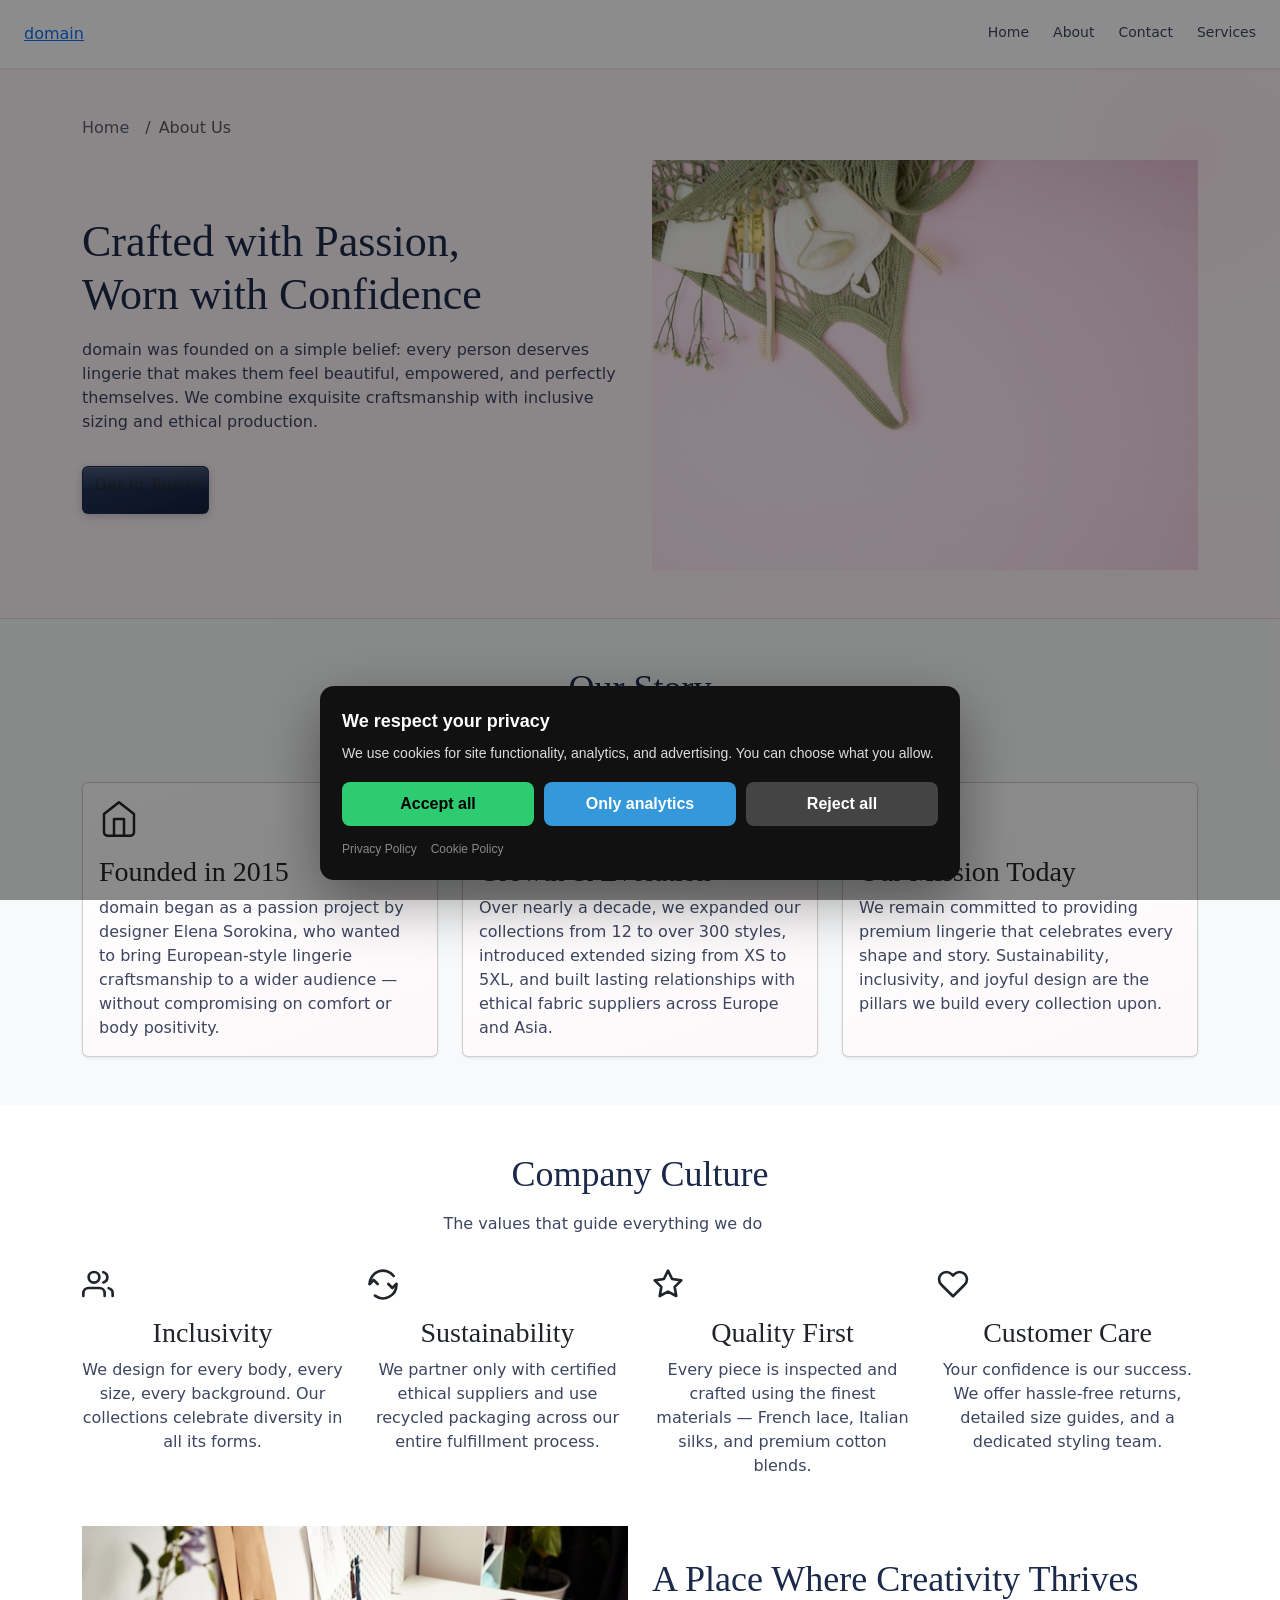
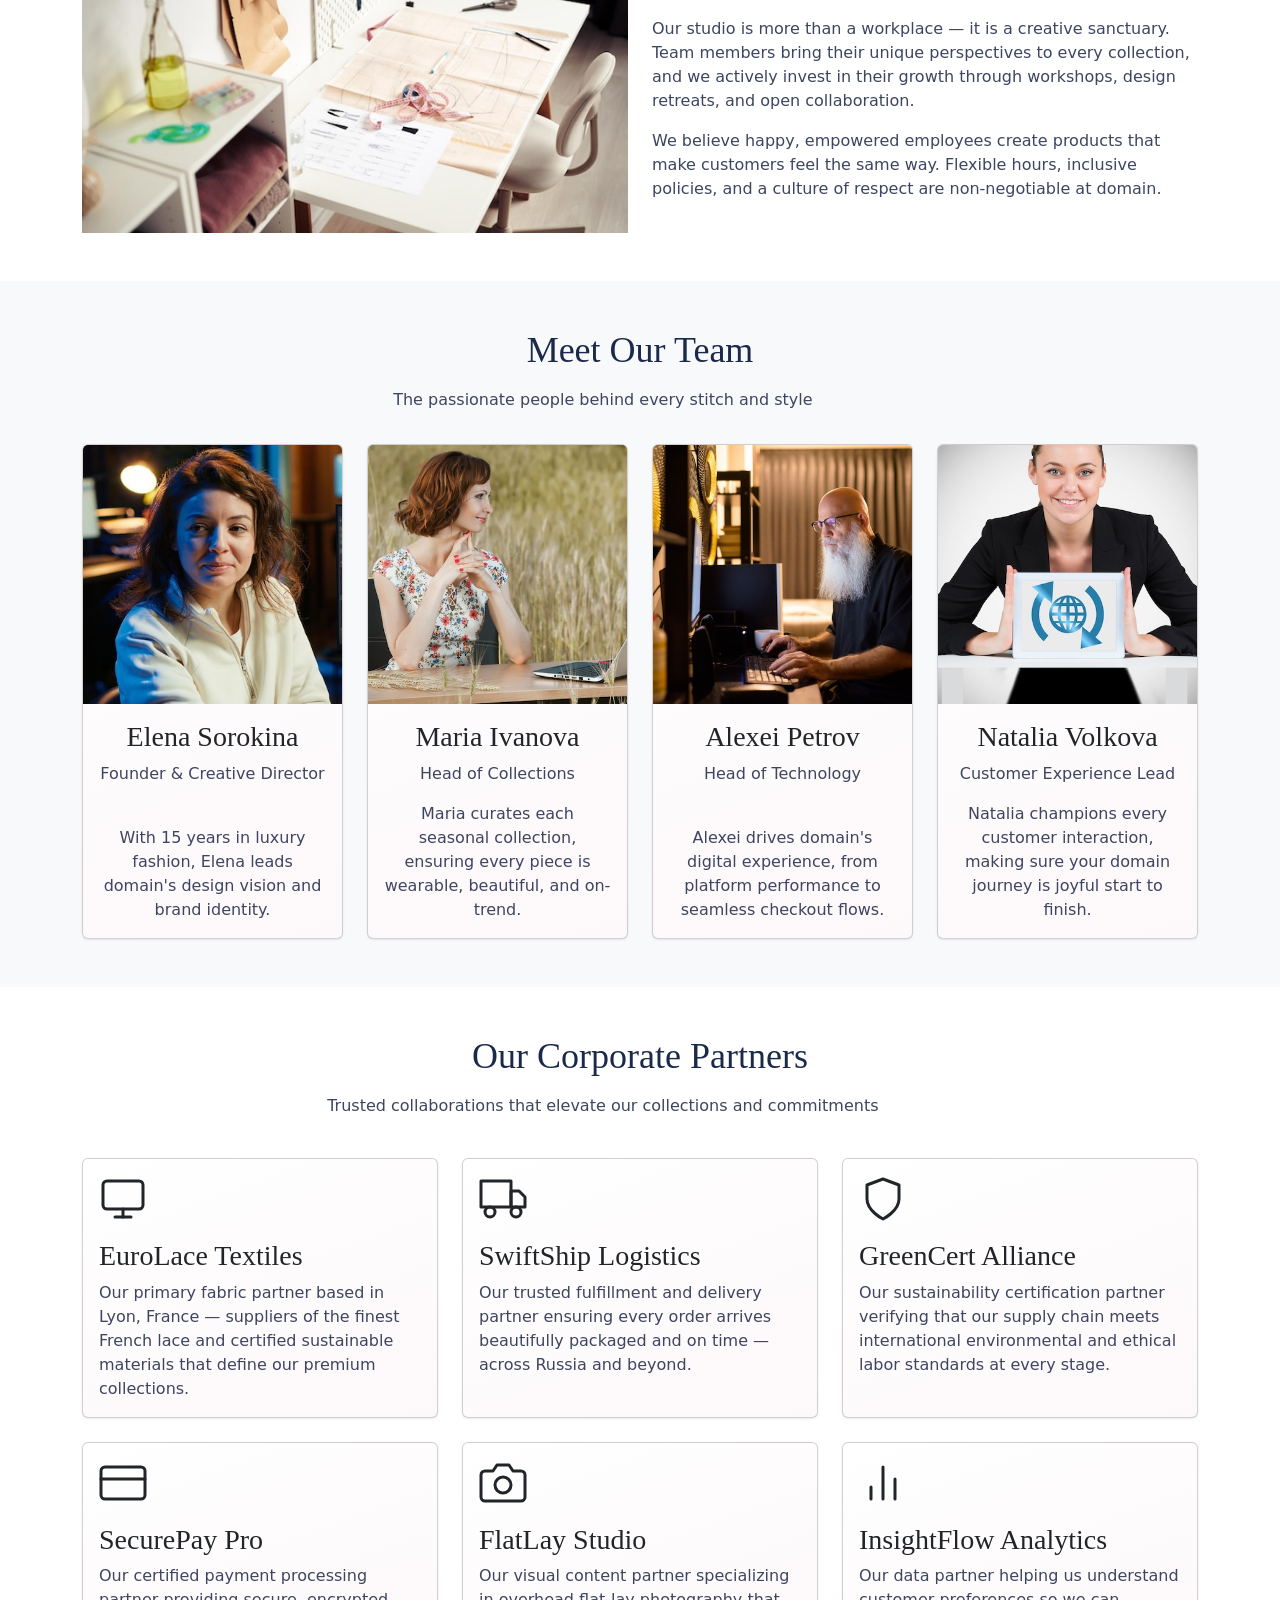
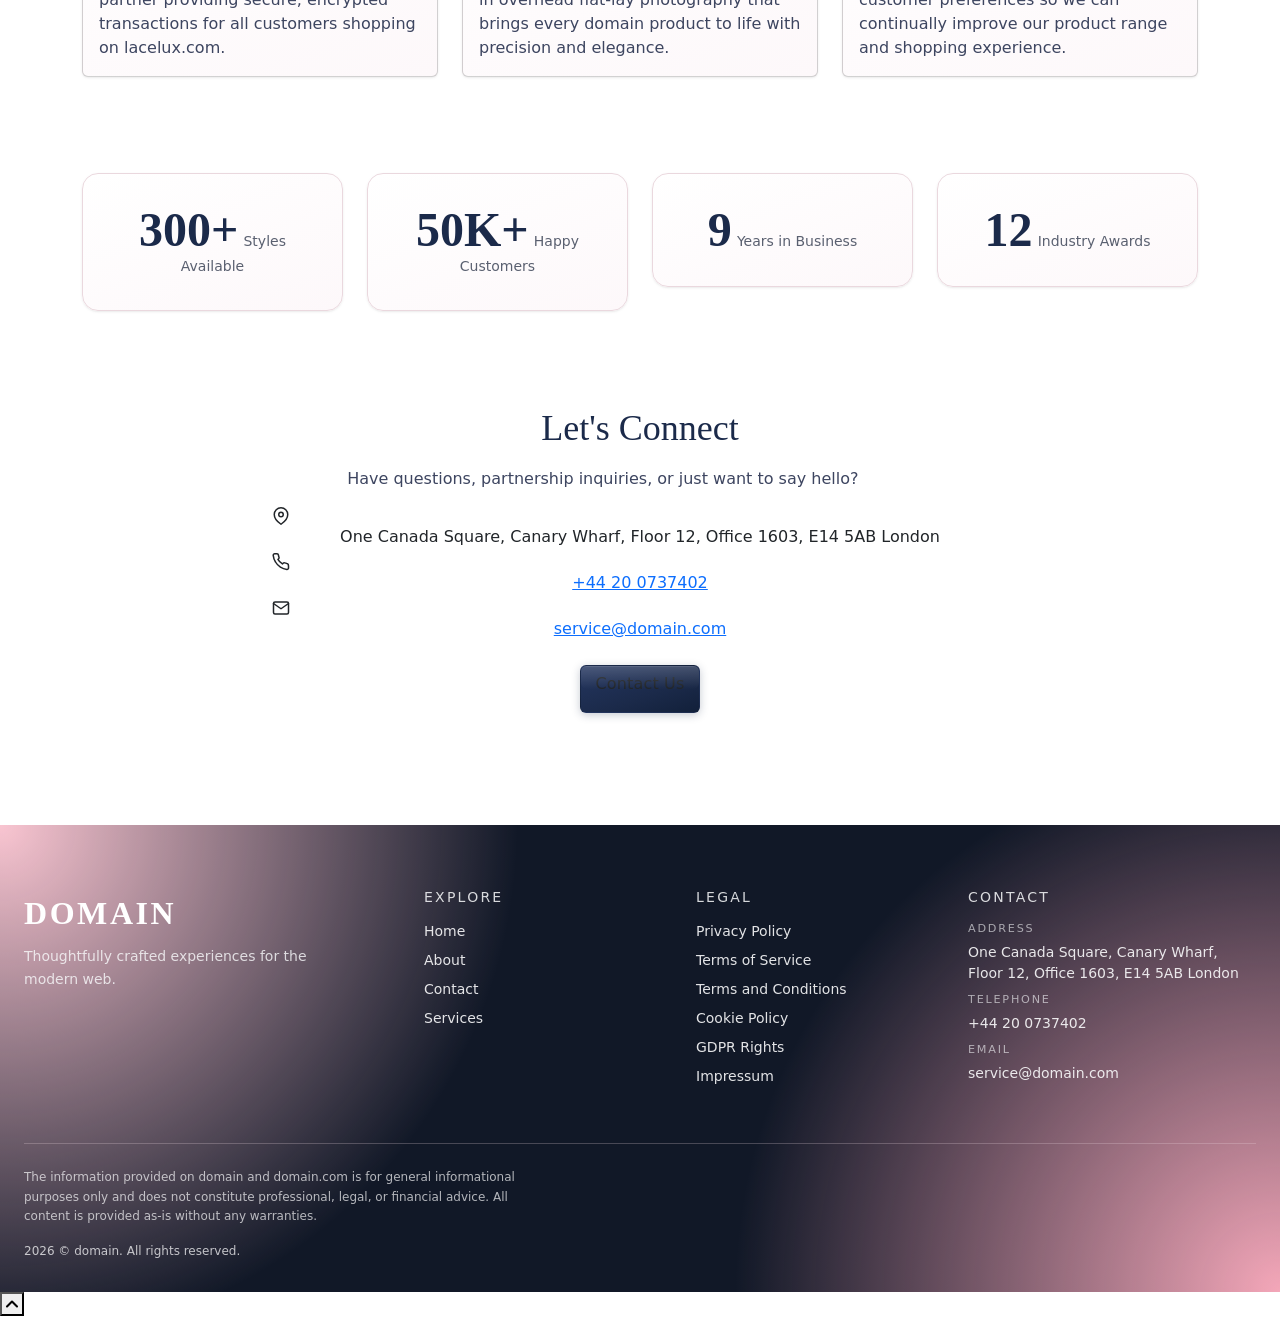
<file: about.html>
<!DOCTYPE html><html lang="en"><head>
<script type="application/ld+json">
{
  "@context": "https://schema.org",
  "@graph": [
    {
      "@type": "Organization",
      "@id": "https://domain.com/#org",
      "name": "domain",
      "url": "https://domain.com",
      "email": "service@domain.com",
      "telephone": "+44 20 0737402",
      "address": {
        "@type": "PostalAddress",
        "streetAddress": "One Canada Square, Canary Wharf, Floor 12, Office 1603, E14 5AB London"
      },
      "contactPoint": {
        "@type": "ContactPoint",
        "contactType": "customer support",
        "email": "service@domain.com",
        "telephone": "+44 20 0737402"
      }
    },
    {
      "@type": "WebSite",
      "@id": "https://domain.com/#website",
      "url": "https://domain.com",
      "name": "domain",
      "publisher": {
        "@id": "https://domain.com/#org"
      }
    },
    {
      "@type": "WebPage",
      "@id": "https://domain.com/about.html#webpage",
      "url": "https://domain.com/about.html",
      "name": "About Us | domain — Premium Lingerie Store",
      "isPartOf": {
        "@id": "https://domain.com/#website"
      },
      "about": {
        "@id": "https://domain.com/#org"
      },
      "inLanguage": "en",
      "description": "Learn about domain — our story, values, team, and commitment to premium lingerie for every body. Discover our passion for quality and confidence."
    },
    {
      "@type": "BreadcrumbList",
      "@id": "https://domain.com/about.html#breadcrumbs",
      "itemListElement": [
        {
          "@type": "ListItem",
          "position": 1,
          "name": "Home",
          "item": "https://domain.com"
        },
        {
          "@type": "ListItem",
          "position": 2,
          "name": "About.Html",
          "item": "https://domain.com/about.html"
        }
      ]
    }
  ]
}
</script>
  <meta charset="UTF-8">
  <meta name="viewport" content="width=device-width, initial-scale=1.0">
  <title>About Us | domain — Premium Lingerie Store</title>
  <meta name="description" content="Learn about domain — our story, values, team, and commitment to premium lingerie for every body. Discover our passion for quality and confidence.">
  <meta name="robots" content="index, follow">
  <link rel="canonical" href="https://domain.com/about.html">
  <meta property="og:type" content="website">
  <meta property="og:title" content="About Us | domain — Premium Lingerie Store">
  <meta property="og:description" content="Discover the story behind domain — premium lingerie crafted with passion, quality, and inclusivity at heart.">
  <meta property="og:url" content="https://domain.com/about.html">
  <meta property="og:site_name" content="domain">
  <meta property="og:image" content="https://images.unsplash.com/photo-1558769132-cb1aea458c5e?w=1200&amp;h=630&amp;fit=crop">
  <link rel="stylesheet" href="style.css">
  <link rel="icon" type="image/png" href="/favicon.png">
  <link rel="apple-touch-icon" href="/apple-touch-icon.png">
   <link rel="stylesheet" href="https://cdn.jsdelivr.net/npm/bootstrap@5.3.3/dist/css/bootstrap.min.css" integrity="sha384-QWTKZyjpPEjISv5WaRU9OFeRpok6YctnYmDr5pNlyT2bRjXh0JMhjY6hW+ALEwIH" crossorigin="anonymous">
  <link rel="stylesheet" href="https://unpkg.com/aos@2.3.4/dist/aos.css">
<link rel="stylesheet" href="./header-footer.css">
<link rel="stylesheet" href="./consent.css">
<script src="./consent.js"></script>
</head>
 <body>
<header class="dr-header" data-dr-variant="v1">
  <div class="dr-header-inner">
    <a class="dr-logo" href="./index.html" aria-label="domain">domain</a>

    <nav class="dr-nav" aria-label="Primary navigation">
      <ul class="dr-nav-list">
        <li class="dr-nav-item"><a class="dr-nav-link" href="./index.html">Home</a></li><li class="dr-nav-item"><a class="dr-nav-link" href="./about.html">About</a></li><li class="dr-nav-item"><a class="dr-nav-link" href="./contact.html">Contact</a></li><li class="dr-nav-item"><a class="dr-nav-link" href="./services.html">Services</a></li>
      </ul>
    </nav>

    <button class="dr-burger" type="button" aria-label="Toggle menu" aria-expanded="false" aria-controls="dr-mobile-menu">
      <span></span><span></span><span></span>
    </button>
  </div>
</header>
<nav class="dr-mobile-menu" id="dr-mobile-menu" aria-label="Mobile navigation">
  <ul class="dr-mobile-nav-list">
    <li class="dr-nav-item"><a class="dr-nav-link" href="./index.html">Home</a></li><li class="dr-nav-item"><a class="dr-nav-link" href="./about.html">About</a></li><li class="dr-nav-item"><a class="dr-nav-link" href="./contact.html">Contact</a></li><li class="dr-nav-item"><a class="dr-nav-link" href="./services.html">Services</a></li>
  </ul>
</nav>

  <main id="main-content" role="main">
   <section class="c-page-hero py-4 py-md-5" aria-labelledby="about-heading">
    <div class="container">
     <nav aria-label="breadcrumb">
      <ol class="breadcrumb">
       <li class="breadcrumb-item"><a href="index.html">Home</a></li>
       <li class="breadcrumb-item active" aria-current="page">About Us</li>
      </ol>
     </nav>
     <div class="row align-items-center gy-4">
      <div class="col-12 col-md-6" data-aos="fade-right">
       <h1 id="about-heading" class="c-page-hero__title">Crafted with Passion,
        <br>
        Worn with Confidence</h1>
       <p class="c-page-hero__lead">domain was founded on a simple belief: every person deserves lingerie that makes them feel beautiful, empowered, and perfectly themselves. We combine exquisite craftsmanship with inclusive sizing and ethical production.</p>
       <a href="contact.html" class="btn c-button c-button--primary mt-3">Get in Touch</a>
      </div>
      <div class="col-12 col-md-6" data-aos="fade-left">
       <div class="ratio ratio-4x3 c-hero-img-wrap">
        <img src="img/419.jpg" alt="Elegant lingerie flat-lay arrangement on soft fabric background" class="img-fluid object-fit-cover" width="800" height="600" loading="eager">
       </div>
      </div>
     </div>
    </div>
   </section>
   <section class="c-story py-4 py-md-5 bg-light" aria-labelledby="story-heading">
    <div class="container">
     <div class="row justify-content-center">
      <div class="col-12 col-lg-8 text-center" data-aos="fade-up">
       <h2 id="story-heading" class="c-section-title">Our Story</h2>
       <p class="c-section-subtitle">From a small boutique idea to a trusted online destination</p>
      </div>
     </div>
     <div class="row gy-4 mt-2">
      <div class="col-12 col-md-4" data-aos="fade-up" data-aos-delay="0">
       <div class="c-story-card card h-100">
        <div class="card-body d-flex flex-column">
         <div class="c-story-card__icon mb-3" aria-hidden="true">
          <svg xmlns="http://www.w3.org/2000/svg" width="40" height="40" viewBox="0 0 24 24" fill="none" stroke="currentColor" stroke-width="1.5" stroke-linecap="round" stroke-linejoin="round" class="c-icon" role="img" aria-label="Founded icon">
           <path d="M3 9l9-7 9 7v11a2 2 0 0 1-2 2H5a2 2 0 0 1-2-2z"></path> <polyline points="9 22 9 12 15 12 15 22"></polyline>
          </svg>
         </div>
         <h3 class="c-story-card__title">Founded in 2015</h3>
         <p class="c-story-card__text">domain began as a passion project by designer Elena Sorokina, who wanted to bring European-style lingerie craftsmanship to a wider audience — without compromising on comfort or body positivity.</p>
        </div>
       </div>
      </div>
      <div class="col-12 col-md-4" data-aos="fade-up" data-aos-delay="100">
       <div class="c-story-card card h-100">
        <div class="card-body d-flex flex-column">
         <div class="c-story-card__icon mb-3" aria-hidden="true">
          <svg xmlns="http://www.w3.org/2000/svg" width="40" height="40" viewBox="0 0 24 24" fill="none" stroke="currentColor" stroke-width="1.5" stroke-linecap="round" stroke-linejoin="round" class="c-icon" role="img" aria-label="Growth icon">
           <polyline points="23 6 13.5 15.5 8.5 10.5 1 18"></polyline> <polyline points="17 6 23 6 23 12"></polyline>
          </svg>
         </div>
         <h3 class="c-story-card__title">Growth &amp; Evolution</h3>
         <p class="c-story-card__text">Over nearly a decade, we expanded our collections from 12 to over 300 styles, introduced extended sizing from XS to 5XL, and built lasting relationships with ethical fabric suppliers across Europe and Asia.</p>
        </div>
       </div>
      </div>
      <div class="col-12 col-md-4" data-aos="fade-up" data-aos-delay="200">
       <div class="c-story-card card h-100">
        <div class="card-body d-flex flex-column">
         <div class="c-story-card__icon mb-3" aria-hidden="true">
          <svg xmlns="http://www.w3.org/2000/svg" width="40" height="40" viewBox="0 0 24 24" fill="none" stroke="currentColor" stroke-width="1.5" stroke-linecap="round" stroke-linejoin="round" class="c-icon" role="img" aria-label="Mission icon">
           <circle cx="12" cy="12" r="10"></circle> <circle cx="12" cy="12" r="6"></circle> <circle cx="12" cy="12" r="2"></circle>
          </svg>
         </div>
         <h3 class="c-story-card__title">Our Mission Today</h3>
         <p class="c-story-card__text">We remain committed to providing premium lingerie that celebrates every shape and story. Sustainability, inclusivity, and joyful design are the pillars we build every collection upon.</p>
        </div>
       </div>
      </div>
     </div>
    </div>
   </section>
   <section class="c-culture py-4 py-md-5" aria-labelledby="culture-heading">
    <div class="container">
     <div class="row justify-content-center">
      <div class="col-12 col-lg-8 text-center" data-aos="fade-up">
       <h2 id="culture-heading" class="c-section-title">Company Culture</h2>
       <p class="c-section-subtitle">The values that guide everything we do</p>
      </div>
     </div>
     <div class="row gy-4 mt-2">
      <div class="col-12 col-sm-6 col-lg-3" data-aos="zoom-in" data-aos-delay="0">
       <div class="c-value-card text-center h-100">
        <div class="c-value-card__icon mx-auto mb-3" aria-hidden="true">
         <svg xmlns="http://www.w3.org/2000/svg" width="32" height="32" viewBox="0 0 24 24" fill="none" stroke="currentColor" stroke-width="2" stroke-linecap="round" stroke-linejoin="round" role="img" aria-label="Inclusivity icon">
          <path d="M17 21v-2a4 4 0 0 0-4-4H5a4 4 0 0 0-4 4v2"></path> <circle cx="9" cy="7" r="4"></circle> <path d="M23 21v-2a4 4 0 0 0-3-3.87"></path> <path d="M16 3.13a4 4 0 0 1 0 7.75"></path>
         </svg>
        </div>
        <h3 class="c-value-card__title">Inclusivity</h3>
        <p class="c-value-card__text">We design for every body, every size, every background. Our collections celebrate diversity in all its forms.</p>
       </div>
      </div>
      <div class="col-12 col-sm-6 col-lg-3" data-aos="zoom-in" data-aos-delay="100">
       <div class="c-value-card text-center h-100">
        <div class="c-value-card__icon mx-auto mb-3" aria-hidden="true">
         <svg xmlns="http://www.w3.org/2000/svg" width="32" height="32" viewBox="0 0 24 24" fill="none" stroke="currentColor" stroke-width="2" stroke-linecap="round" stroke-linejoin="round" role="img" aria-label="Sustainability icon">
          <path d="M2 12a10 10 0 0 1 18-6"></path> <path d="M6 20.7A10 10 0 0 0 22 12"></path> <path d="M2 12l3-3 3 3"></path> <path d="M22 12l-3 3-3-3"></path>
         </svg>
        </div>
        <h3 class="c-value-card__title">Sustainability</h3>
        <p class="c-value-card__text">We partner only with certified ethical suppliers and use recycled packaging across our entire fulfillment process.</p>
       </div>
      </div>
      <div class="col-12 col-sm-6 col-lg-3" data-aos="zoom-in" data-aos-delay="200">
       <div class="c-value-card text-center h-100">
        <div class="c-value-card__icon mx-auto mb-3" aria-hidden="true">
         <svg xmlns="http://www.w3.org/2000/svg" width="32" height="32" viewBox="0 0 24 24" fill="none" stroke="currentColor" stroke-width="2" stroke-linecap="round" stroke-linejoin="round" role="img" aria-label="Quality icon">
          <polygon points="12 2 15.09 8.26 22 9.27 17 14.14 18.18 21.02 12 17.77 5.82 21.02 7 14.14 2 9.27 8.91 8.26 12 2"></polygon>
         </svg>
        </div>
        <h3 class="c-value-card__title">Quality First</h3>
        <p class="c-value-card__text">Every piece is inspected and crafted using the finest materials — French lace, Italian silks, and premium cotton blends.</p>
       </div>
      </div>
      <div class="col-12 col-sm-6 col-lg-3" data-aos="zoom-in" data-aos-delay="300">
       <div class="c-value-card text-center h-100">
        <div class="c-value-card__icon mx-auto mb-3" aria-hidden="true">
         <svg xmlns="http://www.w3.org/2000/svg" width="32" height="32" viewBox="0 0 24 24" fill="none" stroke="currentColor" stroke-width="2" stroke-linecap="round" stroke-linejoin="round" role="img" aria-label="Customer care icon">
          <path d="M20.84 4.61a5.5 5.5 0 0 0-7.78 0L12 5.67l-1.06-1.06a5.5 5.5 0 0 0-7.78 7.78l1.06 1.06L12 21.23l7.78-7.78 1.06-1.06a5.5 5.5 0 0 0 0-7.78z"></path>
         </svg>
        </div>
        <h3 class="c-value-card__title">Customer Care</h3>
        <p class="c-value-card__text">Your confidence is our success. We offer hassle-free returns, detailed size guides, and a dedicated styling team.</p>
       </div>
      </div>
     </div>
     <div class="row align-items-center gy-4 mt-4">
      <div class="col-12 col-md-6" data-aos="fade-right">
       <div class="ratio ratio-16x9 c-culture-img-wrap">
        <img src="img/39986.jpg" alt="Lingerie design studio workspace with fabric swatches and design sketches" class="img-fluid object-fit-cover" width="800" height="450" loading="lazy">
       </div>
      </div>
      <div class="col-12 col-md-6" data-aos="fade-left">
       <h2 class="c-section-title text-start">A Place Where Creativity Thrives</h2>
       <p>Our studio is more than a workplace — it is a creative sanctuary. Team members bring their unique perspectives to every collection, and we actively invest in their growth through workshops, design retreats, and open collaboration.</p>
       <p>We believe happy, empowered employees create products that make customers feel the same way. Flexible hours, inclusive policies, and a culture of respect are non-negotiable at domain.</p>
      </div>
     </div>
    </div>
   </section>
   <section class="c-team py-4 py-md-5 bg-light" aria-labelledby="team-heading">
    <div class="container">
     <div class="row justify-content-center">
      <div class="col-12 col-lg-8 text-center" data-aos="fade-up">
       <h2 id="team-heading" class="c-section-title">Meet Our Team</h2>
       <p class="c-section-subtitle">The passionate people behind every stitch and style</p>
      </div>
     </div>
     <div class="row gy-4 mt-2">
      <div class="col-12 col-sm-6 col-lg-3" data-aos="fade-up" data-aos-delay="0">
       <div class="card c-team-card h-100 d-flex flex-column">
        <div class="ratio ratio-1x1">
         <img src="img/107072.jpg" alt="Elena Sorokina, Founder and Creative Director of domain" class="img-fluid c-team-card__avatar" width="400" height="400" loading="lazy">
        </div>
        <div class="card-body d-flex flex-column text-center">
         <h3 class="c-team-card__name">Elena Sorokina</h3>
         <p class="c-team-card__role">Founder &amp; Creative Director</p>
         <p class="c-team-card__bio mt-auto">With 15 years in luxury fashion, Elena leads domain's design vision and brand identity.</p>
        </div>
       </div>
      </div>
      <div class="col-12 col-sm-6 col-lg-3" data-aos="fade-up" data-aos-delay="100">
       <div class="card c-team-card h-100 d-flex flex-column">
        <div class="ratio ratio-1x1">
         <img src="img/20736.jpg" alt="Maria Ivanova, Head of Collections at domain" class="img-fluid c-team-card__avatar" width="400" height="400" loading="lazy">
        </div>
        <div class="card-body d-flex flex-column text-center">
         <h3 class="c-team-card__name">Maria Ivanova</h3>
         <p class="c-team-card__role">Head of Collections</p>
         <p class="c-team-card__bio mt-auto">Maria curates each seasonal collection, ensuring every piece is wearable, beautiful, and on-trend.</p>
        </div>
       </div>
      </div>
      <div class="col-12 col-sm-6 col-lg-3" data-aos="fade-up" data-aos-delay="200">
       <div class="card c-team-card h-100 d-flex flex-column">
        <div class="ratio ratio-1x1">
         <img src="img/24407.jpg" alt="Alexei Petrov, Head of Technology at domain" class="img-fluid c-team-card__avatar" width="400" height="400" loading="lazy">
        </div>
        <div class="card-body d-flex flex-column text-center">
         <h3 class="c-team-card__name">Alexei Petrov</h3>
         <p class="c-team-card__role">Head of Technology</p>
         <p class="c-team-card__bio mt-auto">Alexei drives domain's digital experience, from platform performance to seamless checkout flows.</p>
        </div>
       </div>
      </div>
      <div class="col-12 col-sm-6 col-lg-3" data-aos="fade-up" data-aos-delay="300">
       <div class="card c-team-card h-100 d-flex flex-column">
        <div class="ratio ratio-1x1">
         <img src="img/52932.jpg" alt="Natalia Volkova, Customer Experience Lead at domain" class="img-fluid c-team-card__avatar" width="400" height="400" loading="lazy">
        </div>
        <div class="card-body d-flex flex-column text-center">
         <h3 class="c-team-card__name">Natalia Volkova</h3>
         <p class="c-team-card__role">Customer Experience Lead</p>
         <p class="c-team-card__bio mt-auto">Natalia champions every customer interaction, making sure your domain journey is joyful start to finish.</p>
        </div>
       </div>
      </div>
     </div>
    </div>
   </section>
   <section class="c-partners py-4 py-md-5" aria-labelledby="partners-heading">
    <div class="container">
     <div class="row justify-content-center">
      <div class="col-12 col-lg-8 text-center" data-aos="fade-up">
       <h2 id="partners-heading" class="c-section-title">Our Corporate Partners</h2>
       <p class="c-section-subtitle">Trusted collaborations that elevate our collections and commitments</p>
      </div>
     </div>
     <div class="row gy-4 mt-3 align-items-stretch">
      <div class="col-12 col-md-6 col-lg-4" data-aos="fade-up" data-aos-delay="0">
       <div class="c-partner-card card h-100">
        <div class="card-body">
         <div class="c-partner-card__logo-wrap mb-3" aria-hidden="true">
          <svg xmlns="http://www.w3.org/2000/svg" width="48" height="48" viewBox="0 0 24 24" fill="none" stroke="currentColor" stroke-width="1.5" stroke-linecap="round" stroke-linejoin="round" class="c-icon" role="img" aria-label="Textile partner icon">
           <rect x="2" y="3" width="20" height="14" rx="2" ry="2"></rect> <line x1="8" y1="21" x2="16" y2="21"></line> <line x1="12" y1="17" x2="12" y2="21"></line>
          </svg>
         </div>
         <h3 class="c-partner-card__name">EuroLace Textiles</h3>
         <p class="c-partner-card__desc">Our primary fabric partner based in Lyon, France — suppliers of the finest French lace and certified sustainable materials that define our premium collections.</p>
        </div>
       </div>
      </div>
      <div class="col-12 col-md-6 col-lg-4" data-aos="fade-up" data-aos-delay="100">
       <div class="c-partner-card card h-100">
        <div class="card-body">
         <div class="c-partner-card__logo-wrap mb-3" aria-hidden="true">
          <svg xmlns="http://www.w3.org/2000/svg" width="48" height="48" viewBox="0 0 24 24" fill="none" stroke="currentColor" stroke-width="1.5" stroke-linecap="round" stroke-linejoin="round" class="c-icon" role="img" aria-label="Logistics partner icon">
           <rect x="1" y="3" width="15" height="13"></rect> <polygon points="16 8 20 8 23 11 23 16 16 16 16 8"></polygon> <circle cx="5.5" cy="18.5" r="2.5"></circle> <circle cx="18.5" cy="18.5" r="2.5"></circle>
          </svg>
         </div>
         <h3 class="c-partner-card__name">SwiftShip Logistics</h3>
         <p class="c-partner-card__desc">Our trusted fulfillment and delivery partner ensuring every order arrives beautifully packaged and on time — across Russia and beyond.</p>
        </div>
       </div>
      </div>
      <div class="col-12 col-md-6 col-lg-4" data-aos="fade-up" data-aos-delay="200">
       <div class="c-partner-card card h-100">
        <div class="card-body">
         <div class="c-partner-card__logo-wrap mb-3" aria-hidden="true">
          <svg xmlns="http://www.w3.org/2000/svg" width="48" height="48" viewBox="0 0 24 24" fill="none" stroke="currentColor" stroke-width="1.5" stroke-linecap="round" stroke-linejoin="round" class="c-icon" role="img" aria-label="Certification partner icon">
           <path d="M12 22s8-4 8-10V5l-8-3-8 3v7c0 6 8 10 8 10z"></path>
          </svg>
         </div>
         <h3 class="c-partner-card__name">GreenCert Alliance</h3>
         <p class="c-partner-card__desc">Our sustainability certification partner verifying that our supply chain meets international environmental and ethical labor standards at every stage.</p>
        </div>
       </div>
      </div>
      <div class="col-12 col-md-6 col-lg-4" data-aos="fade-up" data-aos-delay="0">
       <div class="c-partner-card card h-100">
        <div class="card-body">
         <div class="c-partner-card__logo-wrap mb-3" aria-hidden="true">
          <svg xmlns="http://www.w3.org/2000/svg" width="48" height="48" viewBox="0 0 24 24" fill="none" stroke="currentColor" stroke-width="1.5" stroke-linecap="round" stroke-linejoin="round" class="c-icon" role="img" aria-label="Payment partner icon">
           <rect x="1" y="4" width="22" height="16" rx="2" ry="2"></rect> <line x1="1" y1="10" x2="23" y2="10"></line>
          </svg>
         </div>
         <h3 class="c-partner-card__name">SecurePay Pro</h3>
         <p class="c-partner-card__desc">Our certified payment processing partner providing secure, encrypted transactions for all customers shopping on lacelux.com.</p>
        </div>
       </div>
      </div>
      <div class="col-12 col-md-6 col-lg-4" data-aos="fade-up" data-aos-delay="100">
       <div class="c-partner-card card h-100">
        <div class="card-body">
         <div class="c-partner-card__logo-wrap mb-3" aria-hidden="true">
          <svg xmlns="http://www.w3.org/2000/svg" width="48" height="48" viewBox="0 0 24 24" fill="none" stroke="currentColor" stroke-width="1.5" stroke-linecap="round" stroke-linejoin="round" class="c-icon" role="img" aria-label="Photography partner icon">
           <path d="M23 19a2 2 0 0 1-2 2H3a2 2 0 0 1-2-2V8a2 2 0 0 1 2-2h4l2-3h6l2 3h4a2 2 0 0 1 2 2z"></path> <circle cx="12" cy="13" r="4"></circle>
          </svg>
         </div>
         <h3 class="c-partner-card__name">FlatLay Studio</h3>
         <p class="c-partner-card__desc">Our visual content partner specializing in overhead flat-lay photography that brings every domain product to life with precision and elegance.</p>
        </div>
       </div>
      </div>
      <div class="col-12 col-md-6 col-lg-4" data-aos="fade-up" data-aos-delay="200">
       <div class="c-partner-card card h-100">
        <div class="card-body">
         <div class="c-partner-card__logo-wrap mb-3" aria-hidden="true">
          <svg xmlns="http://www.w3.org/2000/svg" width="48" height="48" viewBox="0 0 24 24" fill="none" stroke="currentColor" stroke-width="1.5" stroke-linecap="round" stroke-linejoin="round" class="c-icon" role="img" aria-label="Analytics partner icon">
           <line x1="18" y1="20" x2="18" y2="10"></line> <line x1="12" y1="20" x2="12" y2="4"></line> <line x1="6" y1="20" x2="6" y2="14"></line>
          </svg>
         </div>
         <h3 class="c-partner-card__name">InsightFlow Analytics</h3>
         <p class="c-partner-card__desc">Our data partner helping us understand customer preferences so we can continually improve our product range and shopping experience.</p>
        </div>
       </div>
      </div>
     </div>
    </div>
   </section>
   <section class="c-stats py-4 py-md-5 c-stats--accent" aria-labelledby="stats-heading">
    <div class="container">
     <h2 id="stats-heading" class="visually-hidden">domain by the numbers</h2>
     <div class="row gy-4 text-center">
      <div class="col-6 col-md-3" data-aos="zoom-in" data-aos-delay="0">
       <div class="c-stat">
        <span class="c-stat__number">300+</span> <span class="c-stat__label">Styles Available</span>
       </div>
      </div>
      <div class="col-6 col-md-3" data-aos="zoom-in" data-aos-delay="100">
       <div class="c-stat">
        <span class="c-stat__number">50K+</span> <span class="c-stat__label">Happy Customers</span>
       </div>
      </div>
      <div class="col-6 col-md-3" data-aos="zoom-in" data-aos-delay="200">
       <div class="c-stat">
        <span class="c-stat__number">9</span> <span class="c-stat__label">Years in Business</span>
       </div>
      </div>
      <div class="col-6 col-md-3" data-aos="zoom-in" data-aos-delay="300">
       <div class="c-stat">
        <span class="c-stat__number">12</span> <span class="c-stat__label">Industry Awards</span>
       </div>
      </div>
     </div>
    </div>
   </section>
   <section class="c-contact-cta py-4 py-md-5" aria-labelledby="contact-cta-heading">
    <div class="container">
     <div class="row justify-content-center">
      <div class="col-12 col-lg-8 text-center" data-aos="fade-up">
       <h2 id="contact-cta-heading" class="c-section-title">Let's Connect</h2>
       <p class="c-section-subtitle">Have questions, partnership inquiries, or just want to say hello?</p>
       <address class="c-contact-info not-italic mb-4">
        <ul class="list-unstyled c-contact-list">
         <li class="c-contact-list__item">
          <svg xmlns="http://www.w3.org/2000/svg" width="18" height="18" viewBox="0 0 24 24" fill="none" stroke="currentColor" stroke-width="2" stroke-linecap="round" stroke-linejoin="round" aria-hidden="true">
           <path d="M21 10c0 7-9 13-9 13s-9-6-9-13a9 9 0 0 1 18 0z"></path> <circle cx="12" cy="10" r="3"></circle>
          </svg>
          <span>One Canada Square, Canary Wharf, Floor 12, Office 1603, E14 5AB London</span>
         </li>
         <li class="c-contact-list__item">
          <svg xmlns="http://www.w3.org/2000/svg" width="18" height="18" viewBox="0 0 24 24" fill="none" stroke="currentColor" stroke-width="2" stroke-linecap="round" stroke-linejoin="round" aria-hidden="true">
           <path d="M22 16.92v3a2 2 0 0 1-2.18 2 19.79 19.79 0 0 1-8.63-3.07A19.5 19.5 0 0 1 4.69 12 19.79 19.79 0 0 1 1.61 3.18 2 2 0 0 1 3.6 1h3a2 2 0 0 1 2 1.72c.127.96.361 1.903.7 2.81a2 2 0 0 1-.45 2.11L7.91 8.6a16 16 0 0 0 6 6l.96-.96a2 2 0 0 1 2.11-.45c.907.339 1.85.573 2.81.7A2 2 0 0 1 21.73 16z"></path>
          </svg>
          <a href="tel:+44 20 0737402">+44 20 0737402</a>
         </li>
         <li class="c-contact-list__item">
          <svg xmlns="http://www.w3.org/2000/svg" width="18" height="18" viewBox="0 0 24 24" fill="none" stroke="currentColor" stroke-width="2" stroke-linecap="round" stroke-linejoin="round" aria-hidden="true">
           <path d="M4 4h16c1.1 0 2 .9 2 2v12c0 1.1-.9 2-2 2H4c-1.1 0-2-.9-2-2V6c0-1.1.9-2 2-2z"></path> <polyline points="22,6 12,13 2,6"></polyline>
          </svg>
          <a href="mailto:service@domain.com">service@domain.com</a>
         </li>
        </ul>
       </address>
       <a href="contact.html" class="btn c-button c-button--primary">Contact Us</a>
      </div>
     </div>
    </div>
   </section>
  </main>
  <footer class="dr-footer" aria-label="Site footer">
  <div class="dr-footer-inner">
    <div class="dr-footer-top">
      <div class="dr-footer-brand-block">
        <div class="dr-footer-logo" aria-label="domain">domain</div>
        <p class="dr-footer-tagline">Thoughtfully crafted experiences for the modern web.</p>
      </div>
      <nav class="dr-footer-nav" aria-label="Main navigation">
        <h2 class="dr-footer-heading">Explore</h2>
        <ul class="dr-footer-nav-list">
          <li class="dr-footer-nav-item"><a class="dr-footer-nav-link" href="./index.html">Home</a></li>
          <li class="dr-footer-nav-item"><a class="dr-footer-nav-link" href="./about.html">About</a></li>
          <li class="dr-footer-nav-item"><a class="dr-footer-nav-link" href="./contact.html">Contact</a></li>
          <li class="dr-footer-nav-item"><a class="dr-footer-nav-link" href="./services.html">Services</a></li>
        </ul>
      </nav>
      <nav class="dr-footer-legal" aria-label="Legal links">
        <h2 class="dr-footer-heading">Legal</h2>
        <ul class="dr-footer-legal-list">
          <li class="dr-footer-legal-item"><a class="dr-footer-legal-link" href="./privacy.html">Privacy Policy</a></li>
          <li class="dr-footer-legal-item"><a class="dr-footer-legal-link" href="./terms_of_services.html">Terms of Service</a></li>
          <li class="dr-footer-legal-item"><a class="dr-footer-legal-link" href="./terms_and_conditions.html">Terms and Conditions</a></li>
          <li class="dr-footer-legal-item"><a class="dr-footer-legal-link" href="./cookie_policy.html">Cookie Policy</a></li>
          <li class="dr-footer-legal-item"><a class="dr-footer-legal-link" href="./gdpr-rights.html">GDPR Rights</a></li>
          <li class="dr-footer-legal-item"><a class="dr-footer-legal-link" href="./impressum.html">Impressum</a></li>
        </ul>
      </nav>
      <div class="dr-footer-contact" aria-label="Contact information">
        <h2 class="dr-footer-heading">Contact</h2>
        <ul class="dr-footer-contact-list">
          <li class="dr-footer-contact-item">
            <span class="dr-footer-contact-label">Address</span>
            <span class="dr-footer-contact-value">One Canada Square, Canary Wharf, Floor 12, Office 1603, E14 5AB London</span>
          </li>
          <li class="dr-footer-contact-item">
            <span class="dr-footer-contact-label">Telephone</span>
            <a class="dr-footer-contact-link" href="tel:+44 20 0737402">+44 20 0737402</a>
          </li>
          <li class="dr-footer-contact-item">
            <span class="dr-footer-contact-label">Email</span>
            <a class="dr-footer-contact-link" href="mailto:service@domain.com">service@domain.com</a>
          </li>
        </ul>
      </div>
    </div>
    <div class="dr-footer-bottom">
      <p class="dr-footer-disclaimer">The information provided on domain and domain.com is for general informational purposes only and does not constitute professional, legal, or financial advice. All content is provided as-is without any warranties.</p>
      <div class="dr-footer-bottom-meta">
        <p class="dr-footer-meta"><span class="dr-year"></span> © domain. All rights reserved.</p>
      </div>
    </div>
  </div>
</footer>
  
 
  
  

<script src="script.js" defer=""></script>
<script src="https://unpkg.com/aos@2.3.4/dist/aos.js"></script>
<script>
if (typeof AOS !== "undefined" && !window.__AOS_INITIALIZED__) {
  AOS.init({ once: true, duration: 700, easing: "ease-out-cubic" });
  window.__AOS_INITIALIZED__ = true;
}
</script>
<script src="./header-footer.js"></script>
</body></html>
</file>
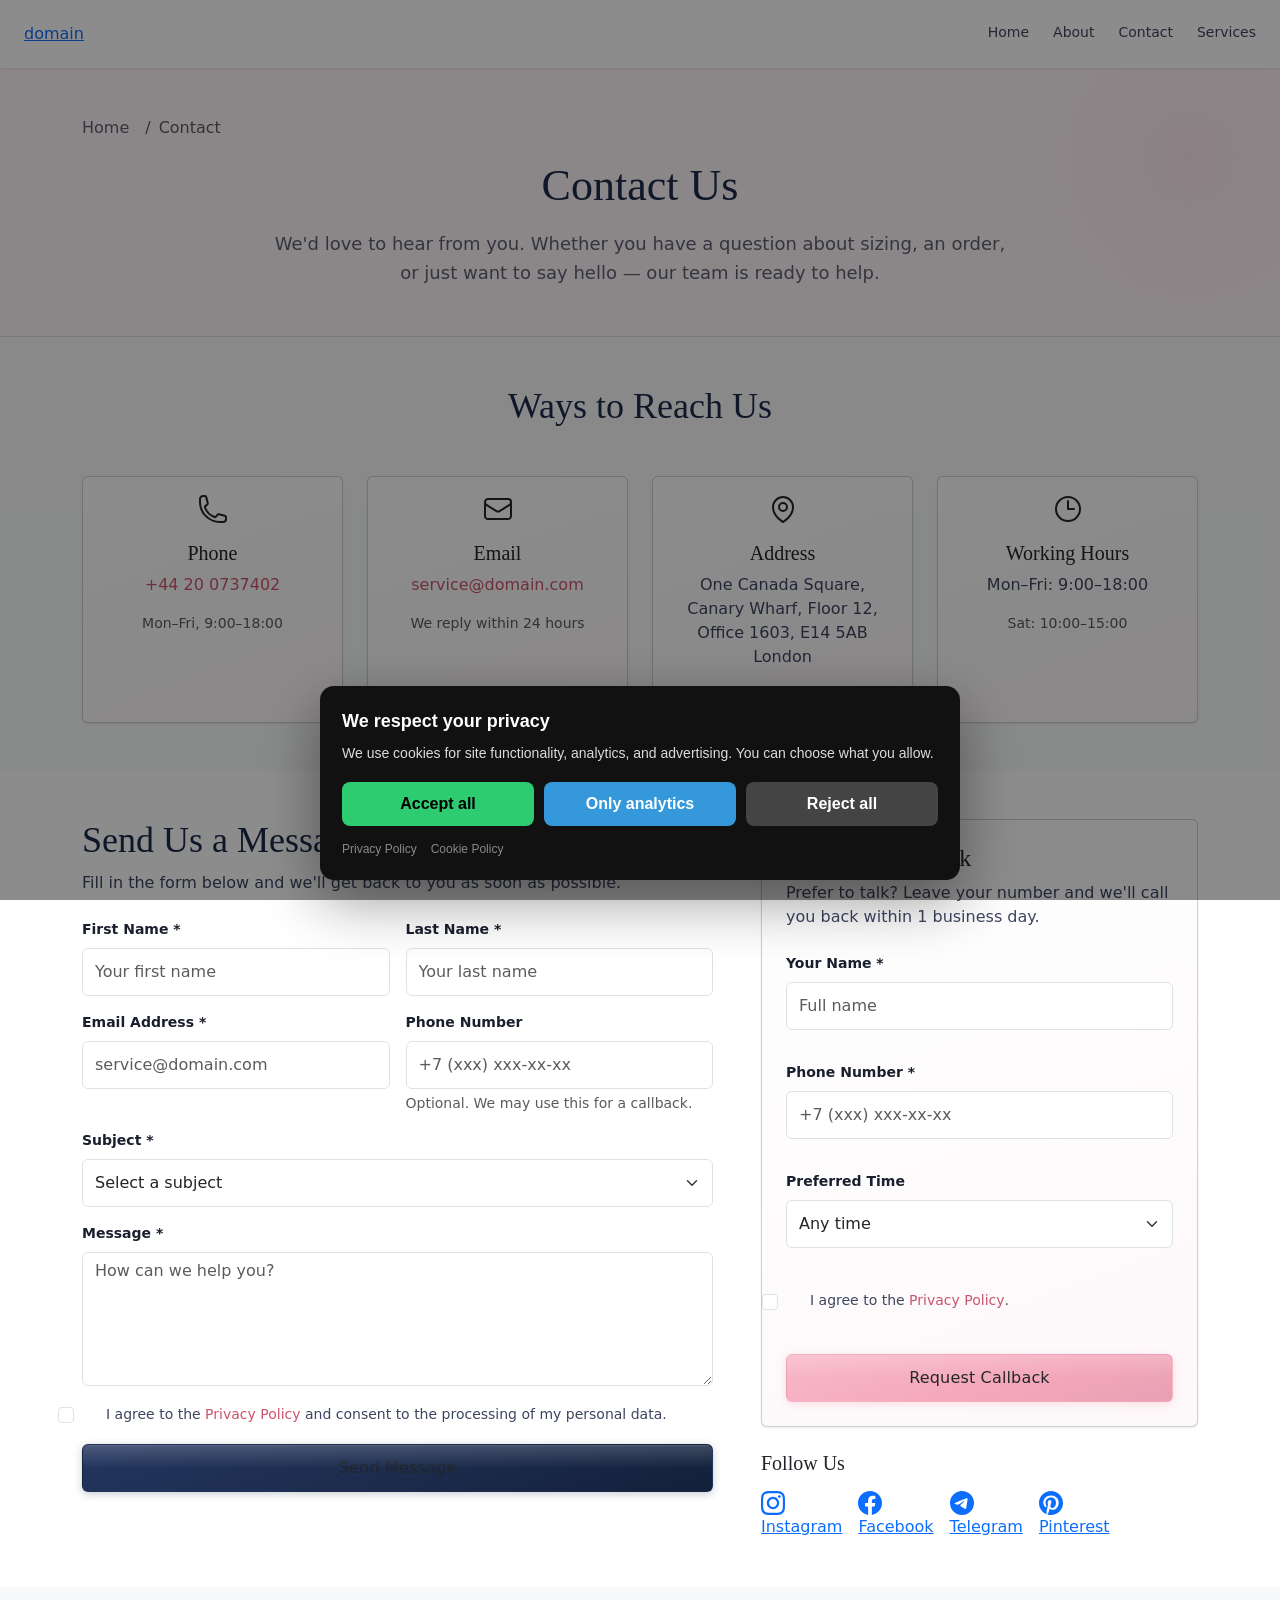
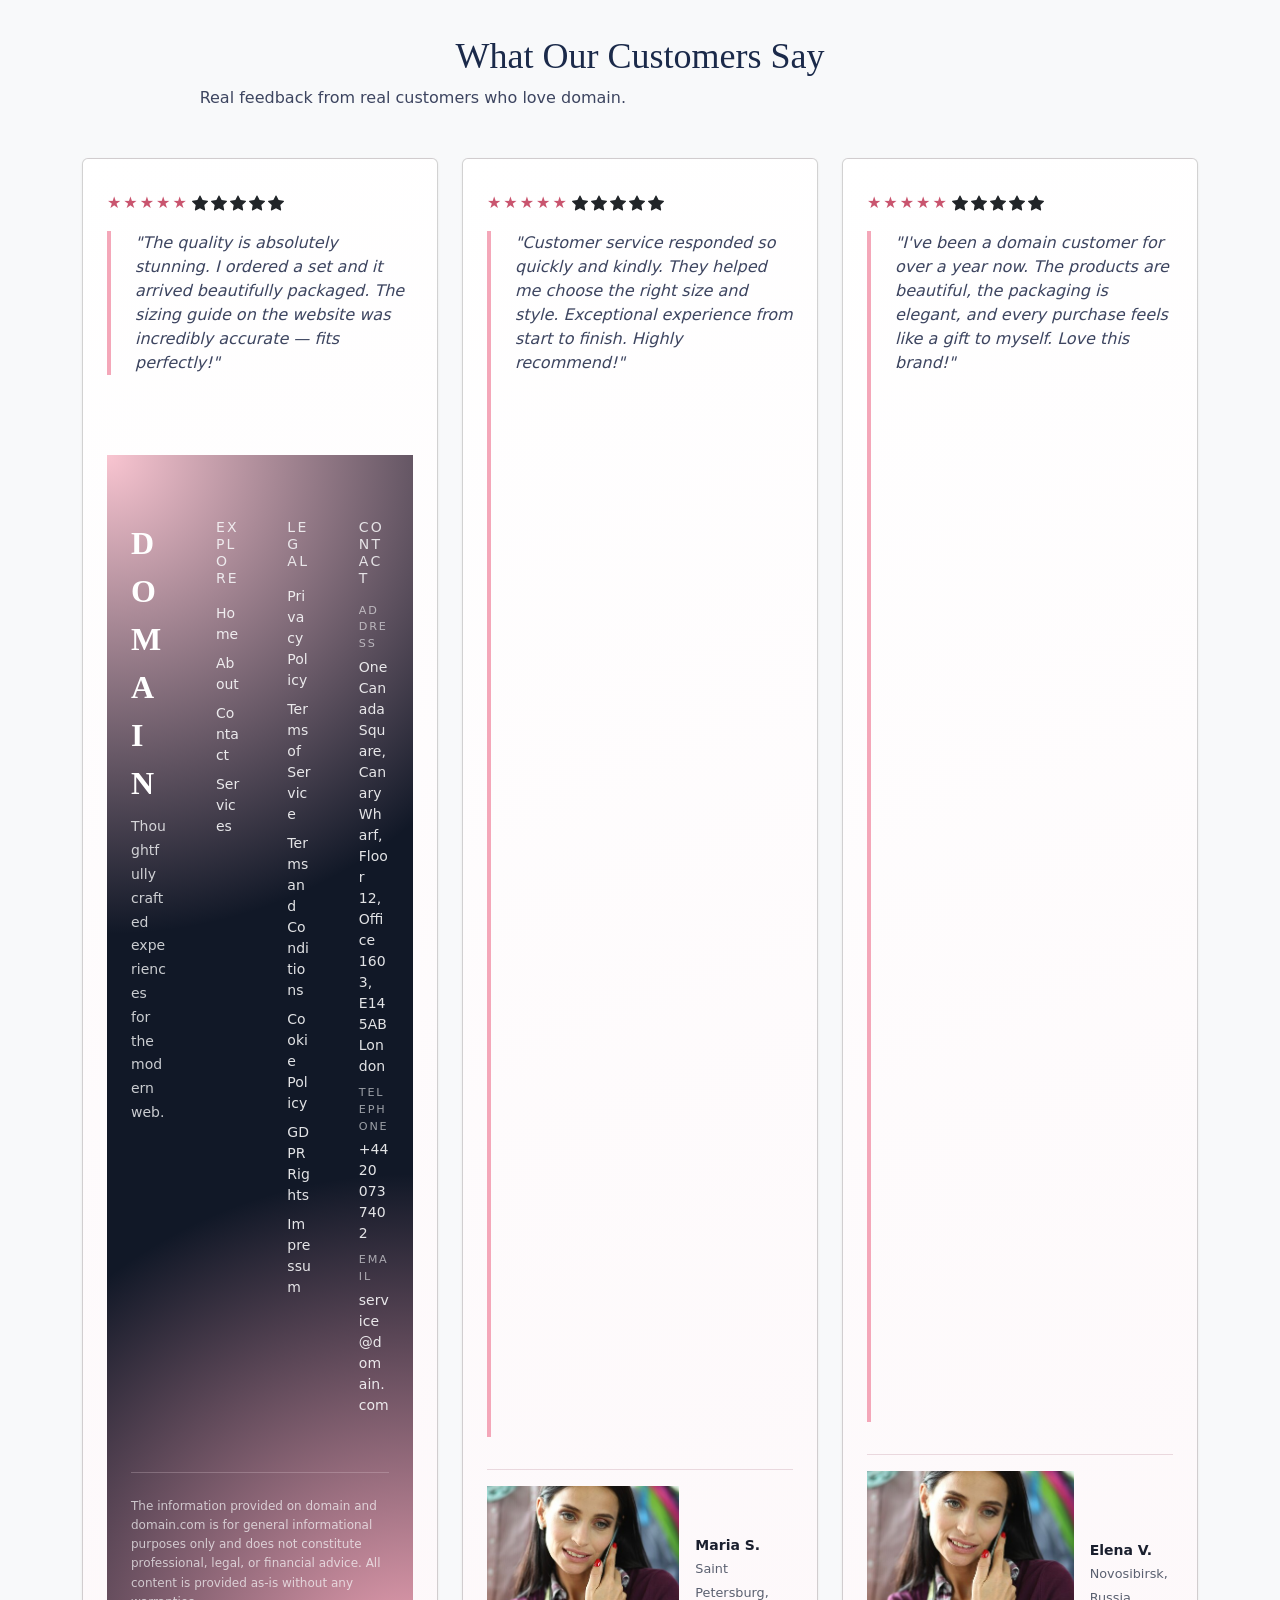
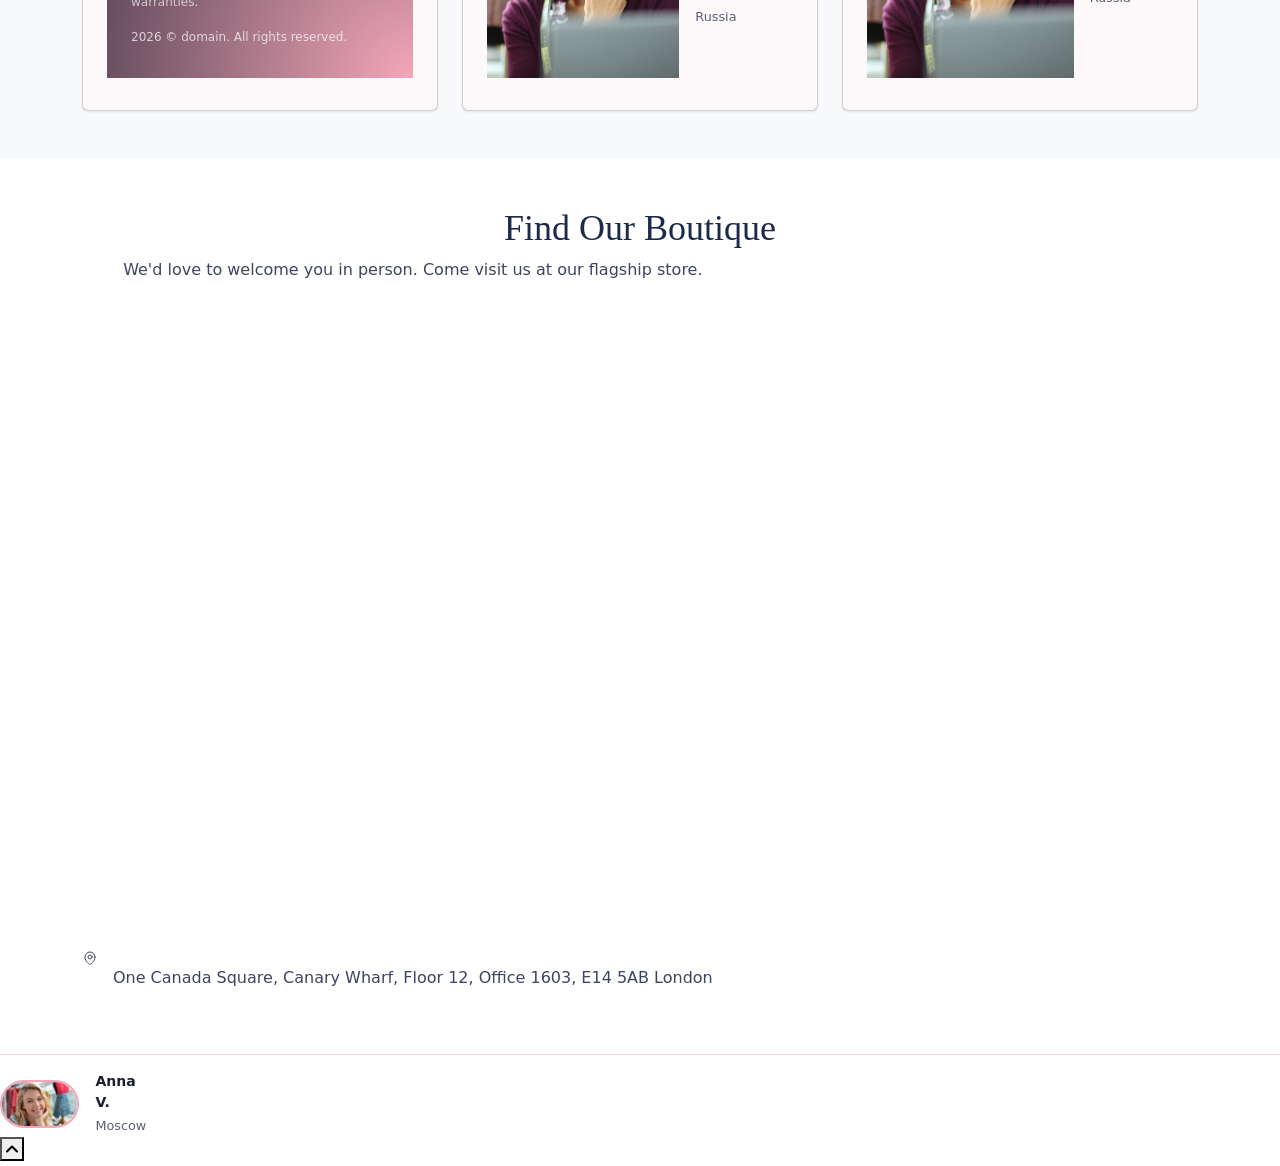
<file: contact.html>
<!DOCTYPE html><html lang="en"><head>
<script type="application/ld+json">
{
  "@context": "https://schema.org",
  "@graph": [
    {
      "@type": "Organization",
      "@id": "https://domain.com/#org",
      "name": "domain",
      "url": "https://domain.com",
      "email": "service@domain.com",
      "telephone": "+44 20 0737402",
      "address": {
        "@type": "PostalAddress",
        "streetAddress": "One Canada Square, Canary Wharf, Floor 12, Office 1603, E14 5AB London"
      },
      "contactPoint": {
        "@type": "ContactPoint",
        "contactType": "customer support",
        "email": "service@domain.com",
        "telephone": "+44 20 0737402"
      }
    },
    {
      "@type": "WebSite",
      "@id": "https://domain.com/#website",
      "url": "https://domain.com",
      "name": "domain",
      "publisher": {
        "@id": "https://domain.com/#org"
      }
    },
    {
      "@type": "WebPage",
      "@id": "https://domain.com/contact.html#webpage",
      "url": "https://domain.com/contact.html",
      "name": "Contact Us | domain — Premium Lingerie Store",
      "isPartOf": {
        "@id": "https://domain.com/#website"
      },
      "about": {
        "@id": "https://domain.com/#org"
      },
      "inLanguage": "en",
      "description": "Get in touch with domain. We",
      "mainEntity": {
        "@id": "https://domain.com/#org"
      }
    },
    {
      "@type": "BreadcrumbList",
      "@id": "https://domain.com/contact.html#breadcrumbs",
      "itemListElement": [
        {
          "@type": "ListItem",
          "position": 1,
          "name": "Home",
          "item": "https://domain.com"
        },
        {
          "@type": "ListItem",
          "position": 2,
          "name": "Contact.Html",
          "item": "https://domain.com/contact.html"
        }
      ]
    }
  ]
}
</script>
  <meta charset="UTF-8">
  <meta name="viewport" content="width=device-width, initial-scale=1.0">
  <title>Contact Us | domain — Premium Lingerie Store</title>
  <meta name="description" content="Get in touch with domain. We're here to help with your lingerie shopping experience. Reach out via our contact form, phone, or visit our store.">
  <meta name="robots" content="index, follow">
  <link rel="canonical" href="https://domain.com/contact.html">
  <meta property="og:type" content="website">
  <meta property="og:title" content="Contact Us | domain — Premium Lingerie Store">
  <meta property="og:description" content="Contact domain for personalized lingerie shopping support, sizing help, and order inquiries.">
  <meta property="og:url" content="https://domain.com/contact.html">
  <meta property="og:site_name" content="domain">
  <meta property="og:image" content="https://images.unsplash.com/photo-1594938298603-c8148c4dae35?w=1200&amp;h=630&amp;fit=crop">
  <link rel="stylesheet" href="style.css">
  <link rel="icon" type="image/png" href="/favicon.png">
  <link rel="apple-touch-icon" href="/apple-touch-icon.png">
   <link rel="stylesheet" href="https://cdn.jsdelivr.net/npm/bootstrap@5.3.3/dist/css/bootstrap.min.css" integrity="sha384-QWTKZyjpPEjISv5WaRU9OFeRpok6YctnYmDr5pNlyT2bRjXh0JMhjY6hW+ALEwIH" crossorigin="anonymous">
  <link rel="stylesheet" href="https://unpkg.com/aos@2.3.4/dist/aos.css">
<link rel="stylesheet" href="./header-footer.css">
<link rel="stylesheet" href="./consent.css">
<script src="./consent.js"></script>
</head>
 <body>
<header class="dr-header" data-dr-variant="v1">
  <div class="dr-header-inner">
    <a class="dr-logo" href="./index.html" aria-label="domain">domain</a>

    <nav class="dr-nav" aria-label="Primary navigation">
      <ul class="dr-nav-list">
        <li class="dr-nav-item"><a class="dr-nav-link" href="./index.html">Home</a></li><li class="dr-nav-item"><a class="dr-nav-link" href="./about.html">About</a></li><li class="dr-nav-item"><a class="dr-nav-link" href="./contact.html">Contact</a></li><li class="dr-nav-item"><a class="dr-nav-link" href="./services.html">Services</a></li>
      </ul>
    </nav>

    <button class="dr-burger" type="button" aria-label="Toggle menu" aria-expanded="false" aria-controls="dr-mobile-menu">
      <span></span><span></span><span></span>
    </button>
  </div>
</header>
<nav class="dr-mobile-menu" id="dr-mobile-menu" aria-label="Mobile navigation">
  <ul class="dr-mobile-nav-list">
    <li class="dr-nav-item"><a class="dr-nav-link" href="./index.html">Home</a></li><li class="dr-nav-item"><a class="dr-nav-link" href="./about.html">About</a></li><li class="dr-nav-item"><a class="dr-nav-link" href="./contact.html">Contact</a></li><li class="dr-nav-item"><a class="dr-nav-link" href="./services.html">Services</a></li>
  </ul>
</nav>

  <main id="main-content" role="main">
   <section class="c-page-hero py-4 py-md-5" aria-labelledby="page-title">
    <div class="container">
     <nav aria-label="breadcrumb">
      <ol class="breadcrumb">
       <li class="breadcrumb-item"><a href="index.html">Home</a></li>
       <li class="breadcrumb-item active" aria-current="page">Contact</li>
      </ol>
     </nav>
     <div class="row justify-content-center text-center">
      <div class="col-12 col-md-8">
       <h1 id="page-title" class="c-page-hero__title" data-aos="fade-up">Contact Us</h1>
       <p class="c-page-hero__subtitle" data-aos="fade-up" data-aos-delay="100">We'd love to hear from you. Whether you have a question about sizing, an order, or just want to say hello — our team is ready to help.</p>
      </div>
     </div>
    </div>
   </section>
   <section class="c-contact-info py-4 py-md-5 bg-light" aria-labelledby="contact-info-heading">
    <div class="container">
     <h2 id="contact-info-heading" class="c-section-title text-center mb-5" data-aos="fade-up">Ways to Reach Us</h2>
     <div class="row g-4 justify-content-center">
      <div class="col-12 col-sm-6 col-lg-3" data-aos="fade-up" data-aos-delay="0">
       <div class="card h-100 c-info-card text-center">
        <div class="card-body d-flex flex-column align-items-center">
         <div class="c-info-card__icon mb-3" aria-hidden="true">
          <svg xmlns="http://www.w3.org/2000/svg" width="32" height="32" fill="none" viewBox="0 0 24 24" stroke="currentColor" stroke-width="1.5" aria-hidden="true" focusable="false">
           <path stroke-linecap="round" stroke-linejoin="round" d="M2.25 6.75c0 8.284 6.716 15 15 15h2.25a2.25 2.25 0 002.25-2.25v-1.372c0-.516-.351-.966-.852-1.091l-4.423-1.106c-.44-.11-.902.055-1.173.417l-.97 1.293c-.282.376-.769.542-1.21.38a12.035 12.035 0 01-7.143-7.143c-.162-.441.004-.928.38-1.21l1.293-.97c.363-.271.527-.734.417-1.173L6.963 3.102a1.125 1.125 0 00-1.091-.852H4.5A2.25 2.25 0 002.25 4.5v2.25z"></path>
          </svg>
         </div>
         <h3 class="c-info-card__title h5">Phone</h3>
         <p class="c-info-card__text"><a href="tel:+44 20 0737402" class="c-link">+44 20 0737402</a></p>
         <p class="c-info-card__note text-muted small">Mon–Fri, 9:00–18:00</p>
        </div>
       </div>
      </div>
      <div class="col-12 col-sm-6 col-lg-3" data-aos="fade-up" data-aos-delay="100">
       <div class="card h-100 c-info-card text-center">
        <div class="card-body d-flex flex-column align-items-center">
         <div class="c-info-card__icon mb-3" aria-hidden="true">
          <svg xmlns="http://www.w3.org/2000/svg" width="32" height="32" fill="none" viewBox="0 0 24 24" stroke="currentColor" stroke-width="1.5" aria-hidden="true" focusable="false">
           <path stroke-linecap="round" stroke-linejoin="round" d="M21.75 6.75v10.5a2.25 2.25 0 01-2.25 2.25h-15a2.25 2.25 0 01-2.25-2.25V6.75m19.5 0A2.25 2.25 0 0019.5 4.5h-15a2.25 2.25 0 00-2.25 2.25m19.5 0v.243a2.25 2.25 0 01-1.07 1.916l-7.5 4.615a2.25 2.25 0 01-2.36 0L3.32 8.91a2.25 2.25 0 01-1.07-1.916V6.75"></path>
          </svg>
         </div>
         <h3 class="c-info-card__title h5">Email</h3>
         <p class="c-info-card__text"><a href="mailto:service@domain.com" class="c-link">service@domain.com</a></p>
         <p class="c-info-card__note text-muted small">We reply within 24 hours</p>
        </div>
       </div>
      </div>
      <div class="col-12 col-sm-6 col-lg-3" data-aos="fade-up" data-aos-delay="200">
       <div class="card h-100 c-info-card text-center">
        <div class="card-body d-flex flex-column align-items-center">
         <div class="c-info-card__icon mb-3" aria-hidden="true">
          <svg xmlns="http://www.w3.org/2000/svg" width="32" height="32" fill="none" viewBox="0 0 24 24" stroke="currentColor" stroke-width="1.5" aria-hidden="true" focusable="false">
           <path stroke-linecap="round" stroke-linejoin="round" d="M15 10.5a3 3 0 11-6 0 3 3 0 016 0z"></path> <path stroke-linecap="round" stroke-linejoin="round" d="M19.5 10.5c0 7.142-7.5 11.25-7.5 11.25S4.5 17.642 4.5 10.5a7.5 7.5 0 1115 0z"></path>
          </svg>
         </div>
         <h3 class="c-info-card__title h5">Address</h3>
         <p class="c-info-card__text">One Canada Square, Canary Wharf, Floor 12, Office 1603, E14 5AB London</p>
         <p class="c-info-card__note text-muted small">Visit our boutique</p>
        </div>
       </div>
      </div>
      <div class="col-12 col-sm-6 col-lg-3" data-aos="fade-up" data-aos-delay="300">
       <div class="card h-100 c-info-card text-center">
        <div class="card-body d-flex flex-column align-items-center">
         <div class="c-info-card__icon mb-3" aria-hidden="true">
          <svg xmlns="http://www.w3.org/2000/svg" width="32" height="32" fill="none" viewBox="0 0 24 24" stroke="currentColor" stroke-width="1.5" aria-hidden="true" focusable="false">
           <path stroke-linecap="round" stroke-linejoin="round" d="M12 6v6h4.5m4.5 0a9 9 0 11-18 0 9 9 0 0118 0z"></path>
          </svg>
         </div>
         <h3 class="c-info-card__title h5">Working Hours</h3>
         <p class="c-info-card__text">Mon–Fri: 9:00–18:00</p>
         <p class="c-info-card__note text-muted small">Sat: 10:00–15:00</p>
        </div>
       </div>
      </div>
     </div>
    </div>
   </section>
   <section class="c-contact-section py-4 py-md-5" aria-labelledby="contact-form-heading">
    <div class="container">
     <div class="row g-5 align-items-start">
      <div class="col-12 col-lg-7" data-aos="fade-right">
       <h2 id="contact-form-heading" class="c-section-title mb-2">Send Us a Message</h2>
       <p class="c-section-subtitle mb-4">Fill in the form below and we'll get back to you as soon as possible.</p>
       <form id="contactForm" class="c-form needs-validation" action="thank_you.html" method="POST" novalidate="" aria-label="Contact form">
        <div class="row g-3">
         <div class="col-12 col-sm-6">
          <label for="contactFirstName" class="form-label c-form__label">First Name <span aria-hidden="true">*</span></label> <input type="text" class="form-control c-form__input" id="contactFirstName" name="firstName" placeholder="Your first name" required="" autocomplete="given-name" aria-required="true" aria-describedby="firstNameError">
          <div id="firstNameError" class="invalid-feedback">Please enter your first name.</div>
         </div>
         <div class="col-12 col-sm-6">
          <label for="contactLastName" class="form-label c-form__label">Last Name <span aria-hidden="true">*</span></label> <input type="text" class="form-control c-form__input" id="contactLastName" name="lastName" placeholder="Your last name" required="" autocomplete="family-name" aria-required="true" aria-describedby="lastNameError">
          <div id="lastNameError" class="invalid-feedback">Please enter your last name.</div>
         </div>
         <div class="col-12 col-sm-6">
          <label for="contactEmail" class="form-label c-form__label">Email Address <span aria-hidden="true">*</span></label> <input type="email" class="form-control c-form__input" id="contactEmail" name="email" placeholder="service@domain.com" required="" autocomplete="email" aria-required="true" aria-describedby="emailError">
          <div id="emailError" class="invalid-feedback">Please enter a valid email address.</div>
         </div>
         <div class="col-12 col-sm-6">
          <label for="contactPhone" class="form-label c-form__label">Phone Number</label> <input type="tel" class="form-control c-form__input" id="contactPhone" name="phone" placeholder="+7 (xxx) xxx-xx-xx" autocomplete="tel" aria-describedby="phoneHint">
          <div id="phoneHint" class="form-text">Optional. We may use this for a callback.</div>
         </div>
         <div class="col-12">
          <label for="contactSubject" class="form-label c-form__label">Subject <span aria-hidden="true">*</span></label> <select class="form-select c-form__input" id="contactSubject" name="subject" required="" aria-required="true" aria-describedby="subjectError"> <option value="" disabled="" selected="">Select a subject</option> <option value="order">Order Inquiry</option> <option value="sizing">Sizing Help</option> <option value="returns">Returns &amp; Exchanges</option> <option value="wholesale">Wholesale</option> <option value="other">Other</option> </select>
          <div id="subjectError" class="invalid-feedback">Please select a subject.</div>
         </div>
         <div class="col-12">
          <label for="contactMessage" class="form-label c-form__label">Message <span aria-hidden="true">*</span></label> <textarea class="form-control c-form__input c-form__textarea" id="contactMessage" name="message" rows="5" placeholder="How can we help you?" required="" aria-required="true" aria-describedby="messageError"></textarea>
          <div id="messageError" class="invalid-feedback">Please write your message (at least 10 characters).</div>
         </div>
         <div class="col-12">
          <div class="form-check c-form__consent">
           <input class="form-check-input" type="checkbox" id="contactConsent" name="consent" required="" aria-required="true" aria-describedby="consentError"> <label class="form-check-label c-form__consent-label" for="contactConsent"> I agree to the <a href="privacy.html" class="c-link">Privacy Policy</a> and consent to the processing of my personal data. </label>
           <div id="consentError" class="invalid-feedback">You must agree before submitting.</div>
          </div>
         </div>
         <div class="col-12">
          <button type="submit" class="btn c-button c-button--primary w-100 w-sm-auto" aria-label="Send your message to domain">Send Message</button>
         </div>
        </div>
       </form>
      </div>
      <div class="col-12 col-lg-5" data-aos="fade-left">
       <div class="c-callback-card card">
        <div class="card-body p-4">
         <h2 class="c-callback-card__title h4 mb-2">Request a Callback</h2>
         <p class="c-callback-card__subtitle mb-4">Prefer to talk? Leave your number and we'll call you back within 1 business day.</p>
         <form id="callbackForm" class="c-form needs-validation" action="thank_you.html" method="POST" novalidate="" aria-label="Callback request form">
          <div class="mb-3">
           <label for="callbackName" class="form-label c-form__label">Your Name <span aria-hidden="true">*</span></label> <input type="text" class="form-control c-form__input" id="callbackName" name="callbackName" placeholder="Full name" required="" autocomplete="name" aria-required="true" aria-describedby="callbackNameError">
           <div id="callbackNameError" class="invalid-feedback">Please enter your name.</div>
          </div>
          <div class="mb-3">
           <label for="callbackPhone" class="form-label c-form__label">Phone Number <span aria-hidden="true">*</span></label> <input type="tel" class="form-control c-form__input" id="callbackPhone" name="callbackPhone" placeholder="+7 (xxx) xxx-xx-xx" required="" autocomplete="tel" aria-required="true" aria-describedby="callbackPhoneError">
           <div id="callbackPhoneError" class="invalid-feedback">Please enter a valid phone number.</div>
          </div>
          <div class="mb-4">
           <label for="callbackTime" class="form-label c-form__label">Preferred Time</label> <select class="form-select c-form__input" id="callbackTime" name="callbackTime"> <option value="" disabled="" selected="">Any time</option> <option value="morning">Morning (9:00–12:00)</option> <option value="afternoon">Afternoon (12:00–15:00)</option> <option value="evening">Evening (15:00–18:00)</option> </select>
          </div>
          <div class="mb-4">
           <div class="form-check c-form__consent">
            <input class="form-check-input" type="checkbox" id="callbackConsent" name="callbackConsent" required="" aria-required="true" aria-describedby="callbackConsentError"> <label class="form-check-label c-form__consent-label" for="callbackConsent"> I agree to the <a href="privacy.html" class="c-link">Privacy Policy</a>. </label>
            <div id="callbackConsentError" class="invalid-feedback">You must agree before submitting.</div>
           </div>
          </div>
          <button type="submit" class="btn c-button c-button--secondary w-100" aria-label="Request a callback from domain">Request Callback</button>
         </form>
        </div>
       </div>
       <div class="c-social-block mt-4" data-aos="fade-up" data-aos-delay="100">
        <h3 class="c-social-block__title h5 mb-3">Follow Us</h3>
        <div class="d-flex gap-3 flex-wrap">
         <a href="#" class="c-social-link" aria-label="Follow domain on Instagram" rel="noopener noreferrer"> 
          <svg xmlns="http://www.w3.org/2000/svg" width="24" height="24" viewBox="0 0 24 24" fill="currentColor" aria-hidden="true" focusable="false">
           <path d="M12 2.163c3.204 0 3.584.012 4.85.07 3.252.148 4.771 1.691 4.919 4.919.058 1.265.069 1.645.069 4.849 0 3.205-.012 3.584-.069 4.849-.149 3.225-1.664 4.771-4.919 4.919-1.266.058-1.644.07-4.85.07-3.204 0-3.584-.012-4.849-.07-3.26-.149-4.771-1.699-4.919-4.92-.058-1.265-.07-1.644-.07-4.849 0-3.204.013-3.583.07-4.849.149-3.227 1.664-4.771 4.919-4.919 1.266-.057 1.645-.069 4.849-.069zm0-2.163c-3.259 0-3.667.014-4.947.072-4.358.2-6.78 2.618-6.98 6.98-.059 1.281-.073 1.689-.073 4.948 0 3.259.014 3.668.072 4.948.2 4.358 2.618 6.78 6.98 6.98 1.281.058 1.689.072 4.948.072 3.259 0 3.668-.014 4.948-.072 4.354-.2 6.782-2.618 6.979-6.98.059-1.28.073-1.689.073-4.948 0-3.259-.014-3.667-.072-4.947-.196-4.354-2.617-6.78-6.979-6.98-1.281-.059-1.69-.073-4.949-.073zm0 5.838c-3.403 0-6.162 2.759-6.162 6.162s2.759 6.163 6.162 6.163 6.162-2.759 6.162-6.163c0-3.403-2.759-6.162-6.162-6.162zm0 10.162c-2.209 0-4-1.79-4-4 0-2.209 1.791-4 4-4s4 1.791 4 4c0 2.21-1.791 4-4 4zm6.406-11.845c-.796 0-1.441.645-1.441 1.44s.645 1.44 1.441 1.44c.795 0 1.439-.645 1.439-1.44s-.644-1.44-1.439-1.44z"></path>
          </svg> 
          <span>Instagram</span> 
         </a> <a href="#" class="c-social-link" aria-label="Follow domain on Facebook" rel="noopener noreferrer"> 
          <svg xmlns="http://www.w3.org/2000/svg" width="24" height="24" viewBox="0 0 24 24" fill="currentColor" aria-hidden="true" focusable="false">
           <path d="M24 12.073c0-6.627-5.373-12-12-12s-12 5.373-12 12c0 5.99 4.388 10.954 10.125 11.854v-8.385H7.078v-3.47h3.047V9.43c0-3.007 1.792-4.669 4.533-4.669 1.312 0 2.686.235 2.686.235v2.953H15.83c-1.491 0-1.956.925-1.956 1.874v2.25h3.328l-.532 3.47h-2.796v8.385C19.612 23.027 24 18.062 24 12.073z"></path>
          </svg> 
          <span>Facebook</span> 
         </a> <a href="#" class="c-social-link" aria-label="Message domain on Telegram" rel="noopener noreferrer"> 
          <svg xmlns="http://www.w3.org/2000/svg" width="24" height="24" viewBox="0 0 24 24" fill="currentColor" aria-hidden="true" focusable="false">
           <path d="M11.944 0A12 12 0 0 0 0 12a12 12 0 0 0 12 12 12 12 0 0 0 12-12A12 12 0 0 0 12 0a12 12 0 0 0-.056 0zm4.962 7.224c.1-.002.321.023.465.14a.506.506 0 0 1 .171.325c.016.093.036.306.02.472-.18 1.898-.962 6.502-1.36 8.627-.168.9-.499 1.201-.82 1.23-.696.065-1.225-.46-1.9-.902-1.056-.693-1.653-1.124-2.678-1.8-1.185-.78-.417-1.21.258-1.91.177-.184 3.247-2.977 3.307-3.23.007-.032.014-.15-.056-.212s-.174-.041-.249-.024c-.106.024-1.793 1.14-5.061 3.345-.48.33-.913.49-1.302.48-.428-.008-1.252-.241-1.865-.44-.752-.245-1.349-.374-1.297-.789.027-.216.325-.437.893-.663 3.498-1.524 5.83-2.529 6.998-3.014 3.332-1.386 4.025-1.627 4.476-1.635z"></path>
          </svg> 
          <span>Telegram</span> 
         </a> <a href="#" class="c-social-link" aria-label="Watch domain on Pinterest" rel="noopener noreferrer"> 
          <svg xmlns="http://www.w3.org/2000/svg" width="24" height="24" viewBox="0 0 24 24" fill="currentColor" aria-hidden="true" focusable="false">
           <path d="M12 0C5.373 0 0 5.373 0 12c0 5.084 3.163 9.426 7.627 11.174-.105-.949-.2-2.405.042-3.441.218-.937 1.407-5.965 1.407-5.965s-.359-.719-.359-1.782c0-1.668.967-2.914 2.171-2.914 1.023 0 1.518.769 1.518 1.69 0 1.029-.655 2.568-.994 3.995-.283 1.194.599 2.169 1.777 2.169 2.133 0 3.772-2.249 3.772-5.495 0-2.873-2.064-4.882-5.012-4.882-3.414 0-5.418 2.561-5.418 5.207 0 1.031.397 2.138.893 2.738a.36.36 0 0 1 .083.345l-.333 1.36c-.053.22-.174.267-.402.161-1.499-.698-2.436-2.889-2.436-4.649 0-3.785 2.75-7.262 7.929-7.262 4.163 0 7.398 2.967 7.398 6.931 0 4.136-2.607 7.464-6.227 7.464-1.216 0-2.359-.632-2.75-1.378l-.748 2.853c-.271 1.043-1.002 2.35-1.492 3.146C9.57 23.812 10.763 24 12 24c6.627 0 12-5.373 12-12S18.627 0 12 0z"></path>
          </svg> 
          <span>Pinterest</span> 
         </a>
        </div>
       </div>
      </div>
     </div>
    </div>
   </section>
   <section class="c-testimonials py-4 py-md-5 bg-light" aria-labelledby="testimonials-heading">
    <div class="container">
     <h2 id="testimonials-heading" class="c-section-title text-center mb-2" data-aos="fade-up">What Our Customers Say</h2>
     <p class="c-section-subtitle text-center mb-5" data-aos="fade-up" data-aos-delay="50">Real feedback from real customers who love domain.</p>
     <div class="row g-4">
      <div class="col-12 col-md-4" data-aos="fade-up" data-aos-delay="0">
       <article class="card h-100 c-testimonial-card" aria-label="Customer review by Anastasia K.">
        <div class="card-body d-flex flex-column">
         <div class="c-testimonial-card__stars mb-3" role="img" aria-label="5 out of 5 stars">
          <svg xmlns="http://www.w3.org/2000/svg" width="16" height="16" fill="currentColor" viewBox="0 0 16 16" aria-hidden="true" focusable="false">
           <path d="M3.612 15.443c-.386.198-.824-.149-.746-.592l.83-4.73L.173 6.765c-.329-.314-.158-.888.283-.95l4.898-.696L7.538.792c.197-.39.73-.39.927 0l2.184 4.327 4.898.696c.441.062.612.636.282.95l-3.522 3.356.83 4.73c.078.443-.36.79-.746.592L8 13.187l-4.389 2.256z"></path>
          </svg>
          <svg xmlns="http://www.w3.org/2000/svg" width="16" height="16" fill="currentColor" viewBox="0 0 16 16" aria-hidden="true" focusable="false">
           <path d="M3.612 15.443c-.386.198-.824-.149-.746-.592l.83-4.73L.173 6.765c-.329-.314-.158-.888.283-.95l4.898-.696L7.538.792c.197-.39.73-.39.927 0l2.184 4.327 4.898.696c.441.062.612.636.282.95l-3.522 3.356.83 4.73c.078.443-.36.79-.746.592L8 13.187l-4.389 2.256z"></path>
          </svg>
          <svg xmlns="http://www.w3.org/2000/svg" width="16" height="16" fill="currentColor" viewBox="0 0 16 16" aria-hidden="true" focusable="false">
           <path d="M3.612 15.443c-.386.198-.824-.149-.746-.592l.83-4.73L.173 6.765c-.329-.314-.158-.888.283-.95l4.898-.696L7.538.792c.197-.39.73-.39.927 0l2.184 4.327 4.898.696c.441.062.612.636.282.95l-3.522 3.356.83 4.73c.078.443-.36.79-.746.592L8 13.187l-4.389 2.256z"></path>
          </svg>
          <svg xmlns="http://www.w3.org/2000/svg" width="16" height="16" fill="currentColor" viewBox="0 0 16 16" aria-hidden="true" focusable="false">
           <path d="M3.612 15.443c-.386.198-.824-.149-.746-.592l.83-4.73L.173 6.765c-.329-.314-.158-.888.283-.95l4.898-.696L7.538.792c.197-.39.73-.39.927 0l2.184 4.327 4.898.696c.441.062.612.636.282.95l-3.522 3.356.83 4.73c.078.443-.36.79-.746.592L8 13.187l-4.389 2.256z"></path>
          </svg>
          <svg xmlns="http://www.w3.org/2000/svg" width="16" height="16" fill="currentColor" viewBox="0 0 16 16" aria-hidden="true" focusable="false">
           <path d="M3.612 15.443c-.386.198-.824-.149-.746-.592l.83-4.73L.173 6.765c-.329-.314-.158-.888.283-.95l4.898-.696L7.538.792c.197-.39.73-.39.927 0l2.184 4.327 4.898.696c.441.062.612.636.282.95l-3.522 3.356.83 4.73c.078.443-.36.79-.746.592L8 13.187l-4.389 2.256z"></path>
          </svg>
         </div>
         <blockquote class="c-testimonial-card__quote flex-grow-1">
          <p>"The quality is absolutely stunning. I ordered a set and it arrived beautifully packaged. The sizing guide on the website was incredibly accurate — fits perfectly!"</p>
         </blockquote>
         <footer class="dr-footer" aria-label="Site footer">
  <div class="dr-footer-inner">
    <div class="dr-footer-top">
      <div class="dr-footer-brand-block">
        <div class="dr-footer-logo" aria-label="domain">domain</div>
        <p class="dr-footer-tagline">Thoughtfully crafted experiences for the modern web.</p>
      </div>
      <nav class="dr-footer-nav" aria-label="Main navigation">
        <h2 class="dr-footer-heading">Explore</h2>
        <ul class="dr-footer-nav-list">
          <li class="dr-footer-nav-item"><a class="dr-footer-nav-link" href="./index.html">Home</a></li>
          <li class="dr-footer-nav-item"><a class="dr-footer-nav-link" href="./about.html">About</a></li>
          <li class="dr-footer-nav-item"><a class="dr-footer-nav-link" href="./contact.html">Contact</a></li>
          <li class="dr-footer-nav-item"><a class="dr-footer-nav-link" href="./services.html">Services</a></li>
        </ul>
      </nav>
      <nav class="dr-footer-legal" aria-label="Legal links">
        <h2 class="dr-footer-heading">Legal</h2>
        <ul class="dr-footer-legal-list">
          <li class="dr-footer-legal-item"><a class="dr-footer-legal-link" href="./privacy.html">Privacy Policy</a></li>
          <li class="dr-footer-legal-item"><a class="dr-footer-legal-link" href="./terms_of_services.html">Terms of Service</a></li>
          <li class="dr-footer-legal-item"><a class="dr-footer-legal-link" href="./terms_and_conditions.html">Terms and Conditions</a></li>
          <li class="dr-footer-legal-item"><a class="dr-footer-legal-link" href="./cookie_policy.html">Cookie Policy</a></li>
          <li class="dr-footer-legal-item"><a class="dr-footer-legal-link" href="./gdpr-rights.html">GDPR Rights</a></li>
          <li class="dr-footer-legal-item"><a class="dr-footer-legal-link" href="./impressum.html">Impressum</a></li>
        </ul>
      </nav>
      <div class="dr-footer-contact" aria-label="Contact information">
        <h2 class="dr-footer-heading">Contact</h2>
        <ul class="dr-footer-contact-list">
          <li class="dr-footer-contact-item">
            <span class="dr-footer-contact-label">Address</span>
            <span class="dr-footer-contact-value">One Canada Square, Canary Wharf, Floor 12, Office 1603, E14 5AB London</span>
          </li>
          <li class="dr-footer-contact-item">
            <span class="dr-footer-contact-label">Telephone</span>
            <a class="dr-footer-contact-link" href="tel:+44 20 0737402">+44 20 0737402</a>
          </li>
          <li class="dr-footer-contact-item">
            <span class="dr-footer-contact-label">Email</span>
            <a class="dr-footer-contact-link" href="mailto:service@domain.com">service@domain.com</a>
          </li>
        </ul>
      </div>
    </div>
    <div class="dr-footer-bottom">
      <p class="dr-footer-disclaimer">The information provided on domain and domain.com is for general informational purposes only and does not constitute professional, legal, or financial advice. All content is provided as-is without any warranties.</p>
      <div class="dr-footer-bottom-meta">
        <p class="dr-footer-meta"><span class="dr-year"></span> © domain. All rights reserved.</p>
      </div>
    </div>
  </div>
</footer>
        </div>
       </article>
      </div>
      <div class="col-12 col-md-4" data-aos="fade-up" data-aos-delay="100">
       <article class="card h-100 c-testimonial-card" aria-label="Customer review by Maria S.">
        <div class="card-body d-flex flex-column">
         <div class="c-testimonial-card__stars mb-3" role="img" aria-label="5 out of 5 stars">
          <svg xmlns="http://www.w3.org/2000/svg" width="16" height="16" fill="currentColor" viewBox="0 0 16 16" aria-hidden="true" focusable="false">
           <path d="M3.612 15.443c-.386.198-.824-.149-.746-.592l.83-4.73L.173 6.765c-.329-.314-.158-.888.283-.95l4.898-.696L7.538.792c.197-.39.73-.39.927 0l2.184 4.327 4.898.696c.441.062.612.636.282.95l-3.522 3.356.83 4.73c.078.443-.36.79-.746.592L8 13.187l-4.389 2.256z"></path>
          </svg>
          <svg xmlns="http://www.w3.org/2000/svg" width="16" height="16" fill="currentColor" viewBox="0 0 16 16" aria-hidden="true" focusable="false">
           <path d="M3.612 15.443c-.386.198-.824-.149-.746-.592l.83-4.73L.173 6.765c-.329-.314-.158-.888.283-.95l4.898-.696L7.538.792c.197-.39.73-.39.927 0l2.184 4.327 4.898.696c.441.062.612.636.282.95l-3.522 3.356.83 4.73c.078.443-.36.79-.746.592L8 13.187l-4.389 2.256z"></path>
          </svg>
          <svg xmlns="http://www.w3.org/2000/svg" width="16" height="16" fill="currentColor" viewBox="0 0 16 16" aria-hidden="true" focusable="false">
           <path d="M3.612 15.443c-.386.198-.824-.149-.746-.592l.83-4.73L.173 6.765c-.329-.314-.158-.888.283-.95l4.898-.696L7.538.792c.197-.39.73-.39.927 0l2.184 4.327 4.898.696c.441.062.612.636.282.95l-3.522 3.356.83 4.73c.078.443-.36.79-.746.592L8 13.187l-4.389 2.256z"></path>
          </svg>
          <svg xmlns="http://www.w3.org/2000/svg" width="16" height="16" fill="currentColor" viewBox="0 0 16 16" aria-hidden="true" focusable="false">
           <path d="M3.612 15.443c-.386.198-.824-.149-.746-.592l.83-4.73L.173 6.765c-.329-.314-.158-.888.283-.95l4.898-.696L7.538.792c.197-.39.73-.39.927 0l2.184 4.327 4.898.696c.441.062.612.636.282.95l-3.522 3.356.83 4.73c.078.443-.36.79-.746.592L8 13.187l-4.389 2.256z"></path>
          </svg>
          <svg xmlns="http://www.w3.org/2000/svg" width="16" height="16" fill="currentColor" viewBox="0 0 16 16" aria-hidden="true" focusable="false">
           <path d="M3.612 15.443c-.386.198-.824-.149-.746-.592l.83-4.73L.173 6.765c-.329-.314-.158-.888.283-.95l4.898-.696L7.538.792c.197-.39.73-.39.927 0l2.184 4.327 4.898.696c.441.062.612.636.282.95l-3.522 3.356.83 4.73c.078.443-.36.79-.746.592L8 13.187l-4.389 2.256z"></path>
          </svg>
         </div>
         <blockquote class="c-testimonial-card__quote flex-grow-1">
          <p>"Customer service responded so quickly and kindly. They helped me choose the right size and style. Exceptional experience from start to finish. Highly recommend!"</p>
         </blockquote>
         <footer class="c-testimonial-card__author mt-3">
          <div class="ratio ratio-1x1 c-testimonial-card__avatar-wrap">
           <img src="img/12333.jpg" alt="Maria S., loyal domain customer" width="48" height="48" loading="lazy" class="c-testimonial-card__avatar">
          </div>
          <div>
           <strong class="c-testimonial-card__name">Maria S.</strong> <span class="c-testimonial-card__location">Saint Petersburg, Russia</span>
          </div>
         </footer>
        </div>
       </article>
      </div>
      <div class="col-12 col-md-4" data-aos="fade-up" data-aos-delay="200">
       <article class="card h-100 c-testimonial-card" aria-label="Customer review by Elena V.">
        <div class="card-body d-flex flex-column">
         <div class="c-testimonial-card__stars mb-3" role="img" aria-label="5 out of 5 stars">
          <svg xmlns="http://www.w3.org/2000/svg" width="16" height="16" fill="currentColor" viewBox="0 0 16 16" aria-hidden="true" focusable="false">
           <path d="M3.612 15.443c-.386.198-.824-.149-.746-.592l.83-4.73L.173 6.765c-.329-.314-.158-.888.283-.95l4.898-.696L7.538.792c.197-.39.73-.39.927 0l2.184 4.327 4.898.696c.441.062.612.636.282.95l-3.522 3.356.83 4.73c.078.443-.36.79-.746.592L8 13.187l-4.389 2.256z"></path>
          </svg>
          <svg xmlns="http://www.w3.org/2000/svg" width="16" height="16" fill="currentColor" viewBox="0 0 16 16" aria-hidden="true" focusable="false">
           <path d="M3.612 15.443c-.386.198-.824-.149-.746-.592l.83-4.73L.173 6.765c-.329-.314-.158-.888.283-.95l4.898-.696L7.538.792c.197-.39.73-.39.927 0l2.184 4.327 4.898.696c.441.062.612.636.282.95l-3.522 3.356.83 4.73c.078.443-.36.79-.746.592L8 13.187l-4.389 2.256z"></path>
          </svg>
          <svg xmlns="http://www.w3.org/2000/svg" width="16" height="16" fill="currentColor" viewBox="0 0 16 16" aria-hidden="true" focusable="false">
           <path d="M3.612 15.443c-.386.198-.824-.149-.746-.592l.83-4.73L.173 6.765c-.329-.314-.158-.888.283-.95l4.898-.696L7.538.792c.197-.39.73-.39.927 0l2.184 4.327 4.898.696c.441.062.612.636.282.95l-3.522 3.356.83 4.73c.078.443-.36.79-.746.592L8 13.187l-4.389 2.256z"></path>
          </svg>
          <svg xmlns="http://www.w3.org/2000/svg" width="16" height="16" fill="currentColor" viewBox="0 0 16 16" aria-hidden="true" focusable="false">
           <path d="M3.612 15.443c-.386.198-.824-.149-.746-.592l.83-4.73L.173 6.765c-.329-.314-.158-.888.283-.95l4.898-.696L7.538.792c.197-.39.73-.39.927 0l2.184 4.327 4.898.696c.441.062.612.636.282.95l-3.522 3.356.83 4.73c.078.443-.36.79-.746.592L8 13.187l-4.389 2.256z"></path>
          </svg>
          <svg xmlns="http://www.w3.org/2000/svg" width="16" height="16" fill="currentColor" viewBox="0 0 16 16" aria-hidden="true" focusable="false">
           <path d="M3.612 15.443c-.386.198-.824-.149-.746-.592l.83-4.73L.173 6.765c-.329-.314-.158-.888.283-.95l4.898-.696L7.538.792c.197-.39.73-.39.927 0l2.184 4.327 4.898.696c.441.062.612.636.282.95l-3.522 3.356.83 4.73c.078.443-.36.79-.746.592L8 13.187l-4.389 2.256z"></path>
          </svg>
         </div>
         <blockquote class="c-testimonial-card__quote flex-grow-1">
          <p>"I've been a domain customer for over a year now. The products are beautiful, the packaging is elegant, and every purchase feels like a gift to myself. Love this brand!"</p>
         </blockquote>
         <footer class="c-testimonial-card__author mt-3">
          <div class="ratio ratio-1x1 c-testimonial-card__avatar-wrap">
           <img src="img/12333.jpg" alt="Elena V., repeat domain customer" width="48" height="48" loading="lazy" class="c-testimonial-card__avatar">
          </div>
          <div>
           <strong class="c-testimonial-card__name">Elena V.</strong> <span class="c-testimonial-card__location">Novosibirsk, Russia</span>
          </div>
         </footer>
        </div>
       </article>
      </div>
     </div>
    </div>
   </section>
   <section class="c-map-section py-4 py-md-5" aria-labelledby="map-heading">
    <div class="container">
     <h2 id="map-heading" class="c-section-title text-center mb-2" data-aos="fade-up">Find Our Boutique</h2>
     <p class="c-section-subtitle text-center mb-4" data-aos="fade-up" data-aos-delay="50">We'd love to welcome you in person. Come visit us at our flagship store.</p>
     <div class="c-map-wrapper" data-aos="fade-up" data-aos-delay="100">
      <div class="ratio ratio-16x9">
       <iframe src="https://www.openstreetmap.org/export/embed.html?bbox=37.5%2C55.7%2C37.7%2C55.8&amp;layer=mapnik" title="domain store location map" loading="lazy" allowfullscreen="" aria-label="Interactive map showing domain store location"></iframe>
      </div>
     </div>
     <p class="c-map-address text-center mt-3">
      <svg xmlns="http://www.w3.org/2000/svg" width="16" height="16" fill="none" viewBox="0 0 24 24" stroke="currentColor" stroke-width="1.5" aria-hidden="true" focusable="false">
       <path stroke-linecap="round" stroke-linejoin="round" d="M15 10.5a3 3 0 11-6 0 3 3 0 016 0z"></path><path stroke-linecap="round" stroke-linejoin="round" d="M19.5 10.5c0 7.142-7.5 11.25-7.5 11.25S4.5 17.642 4.5 10.5a7.5 7.5 0 1115 0z"></path>
      </svg>
      One Canada Square, Canary Wharf, Floor 12, Office 1603, E14 5AB London
     </p>
    </div>
   </section>
  </main>
  <footer class="c-testimonial-card__author mt-3">
   <div class="d-flex align-items-center gap-3">
    <div class="c-avatar ratio ratio-1x1">
     <img src="img/358982.jpg" alt="Portrait of Anna, satisfied LaceLux customer" class="img-fluid object-fit-cover c-avatar__image" width="60" height="60" loading="lazy">
    </div>
    <div>
     <strong class="c-testimonial-card__name d-block">Anna V.</strong> <span class="c-testimonial-card__location">Moscow</span>
    </div>
   </div>
  </footer>
  
 
  
  

<script src="script.js" defer=""></script>
<script src="https://unpkg.com/aos@2.3.4/dist/aos.js"></script>
<script>
if (typeof AOS !== "undefined" && !window.__AOS_INITIALIZED__) {
  AOS.init({ once: true, duration: 700, easing: "ease-out-cubic" });
  window.__AOS_INITIALIZED__ = true;
}
</script>
<script src="./header-footer.js"></script>
</body></html>
</file>
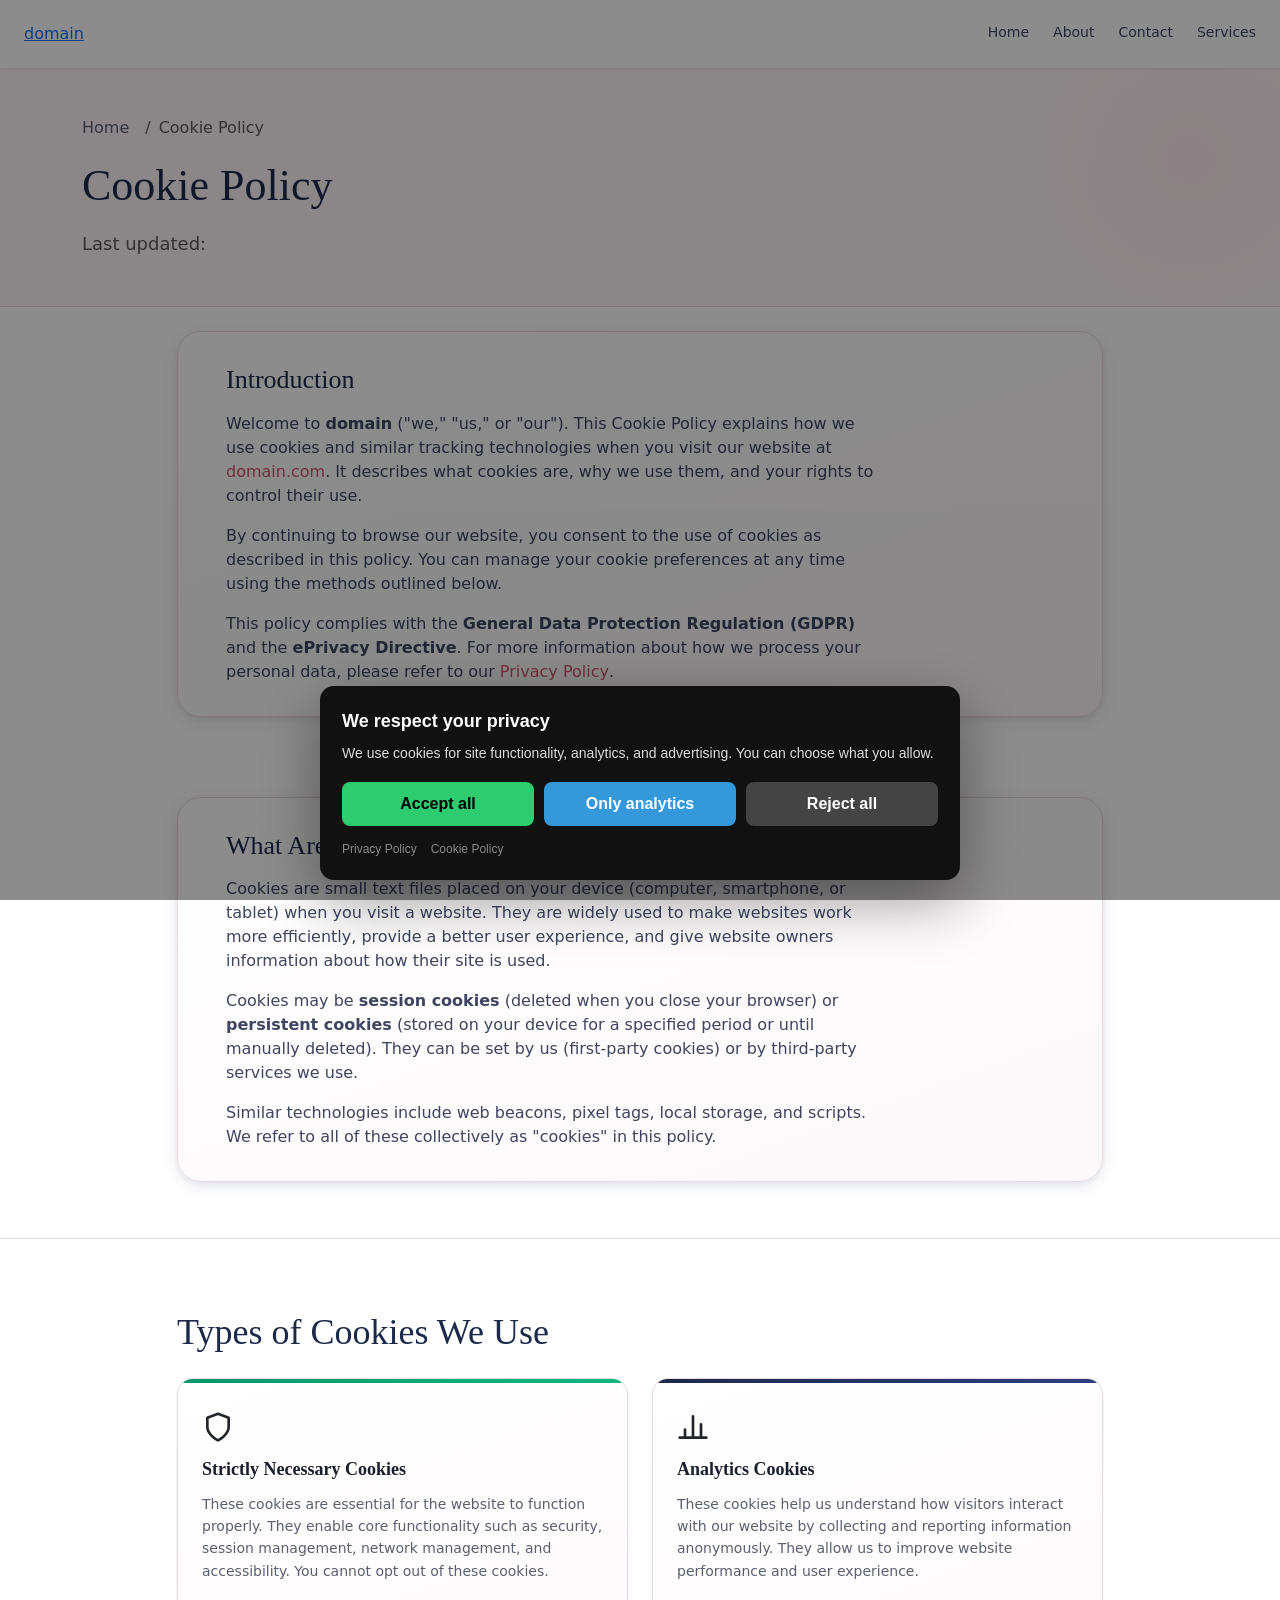
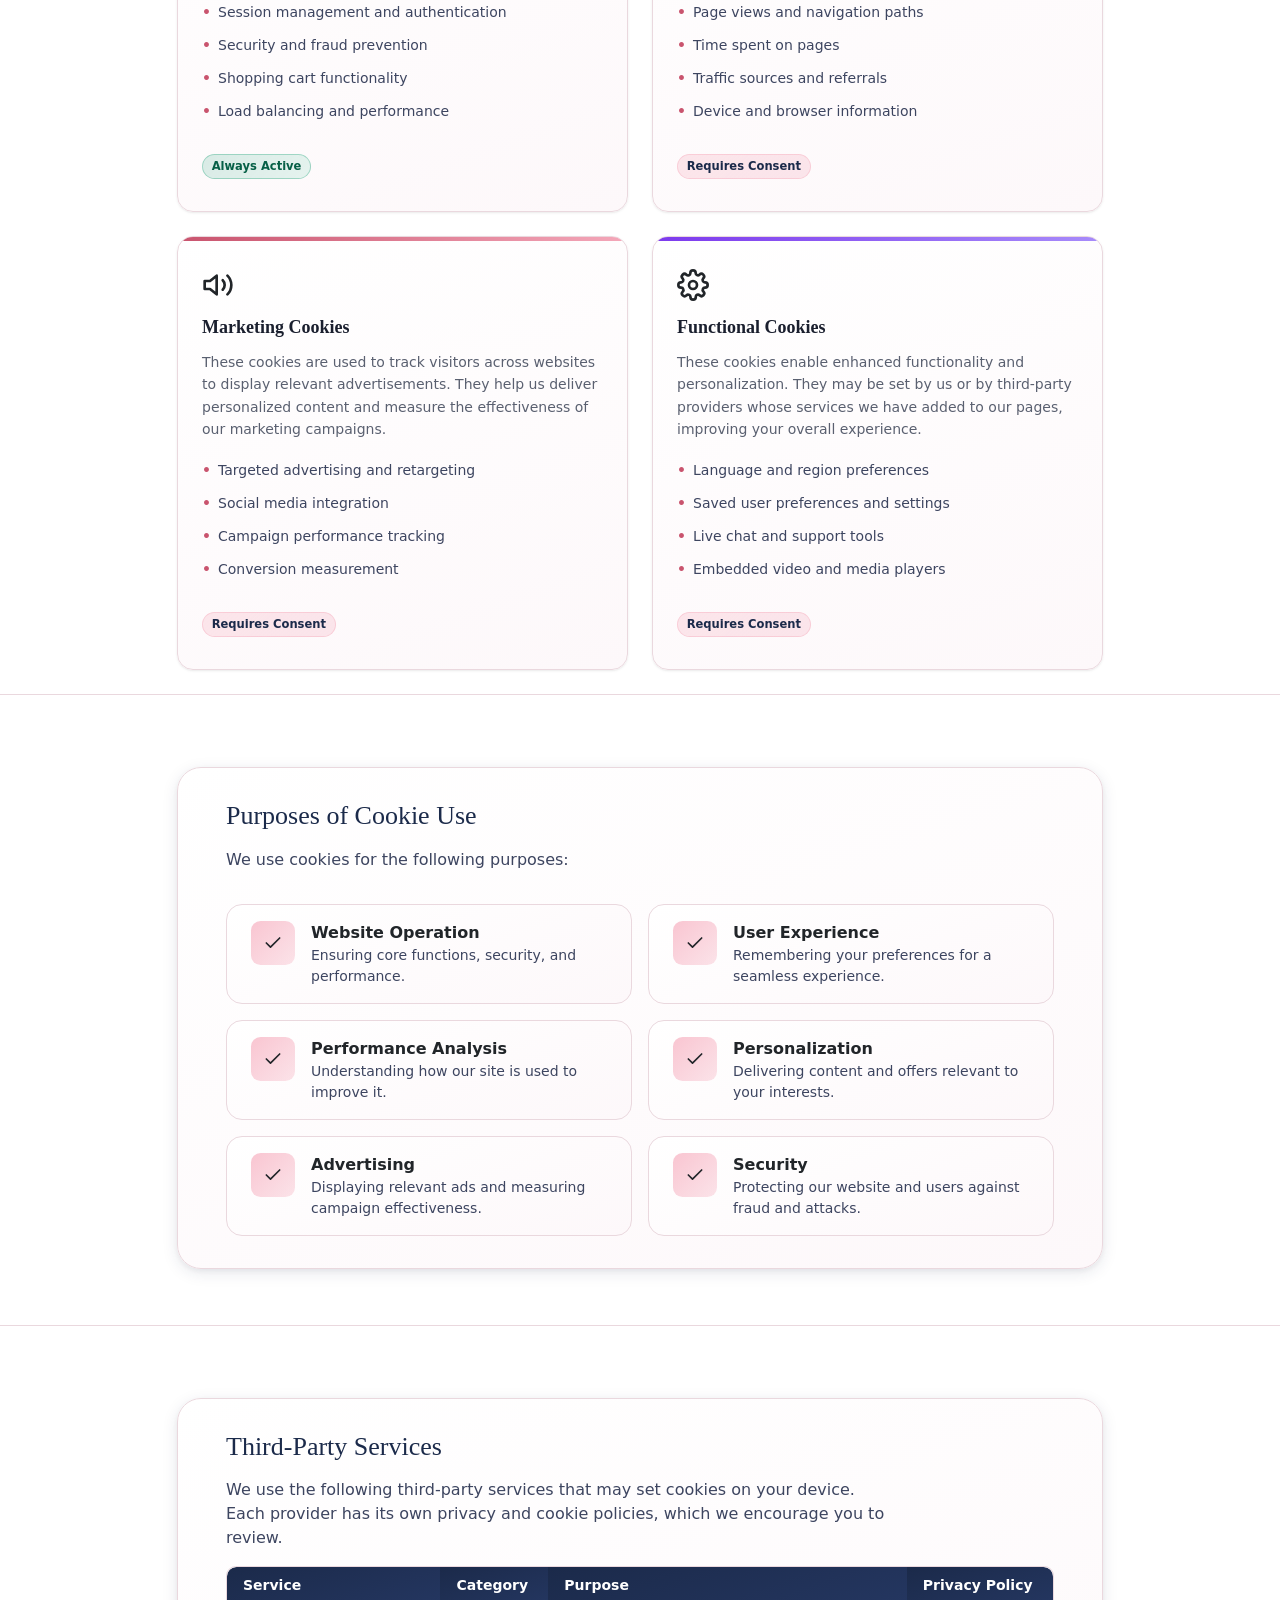
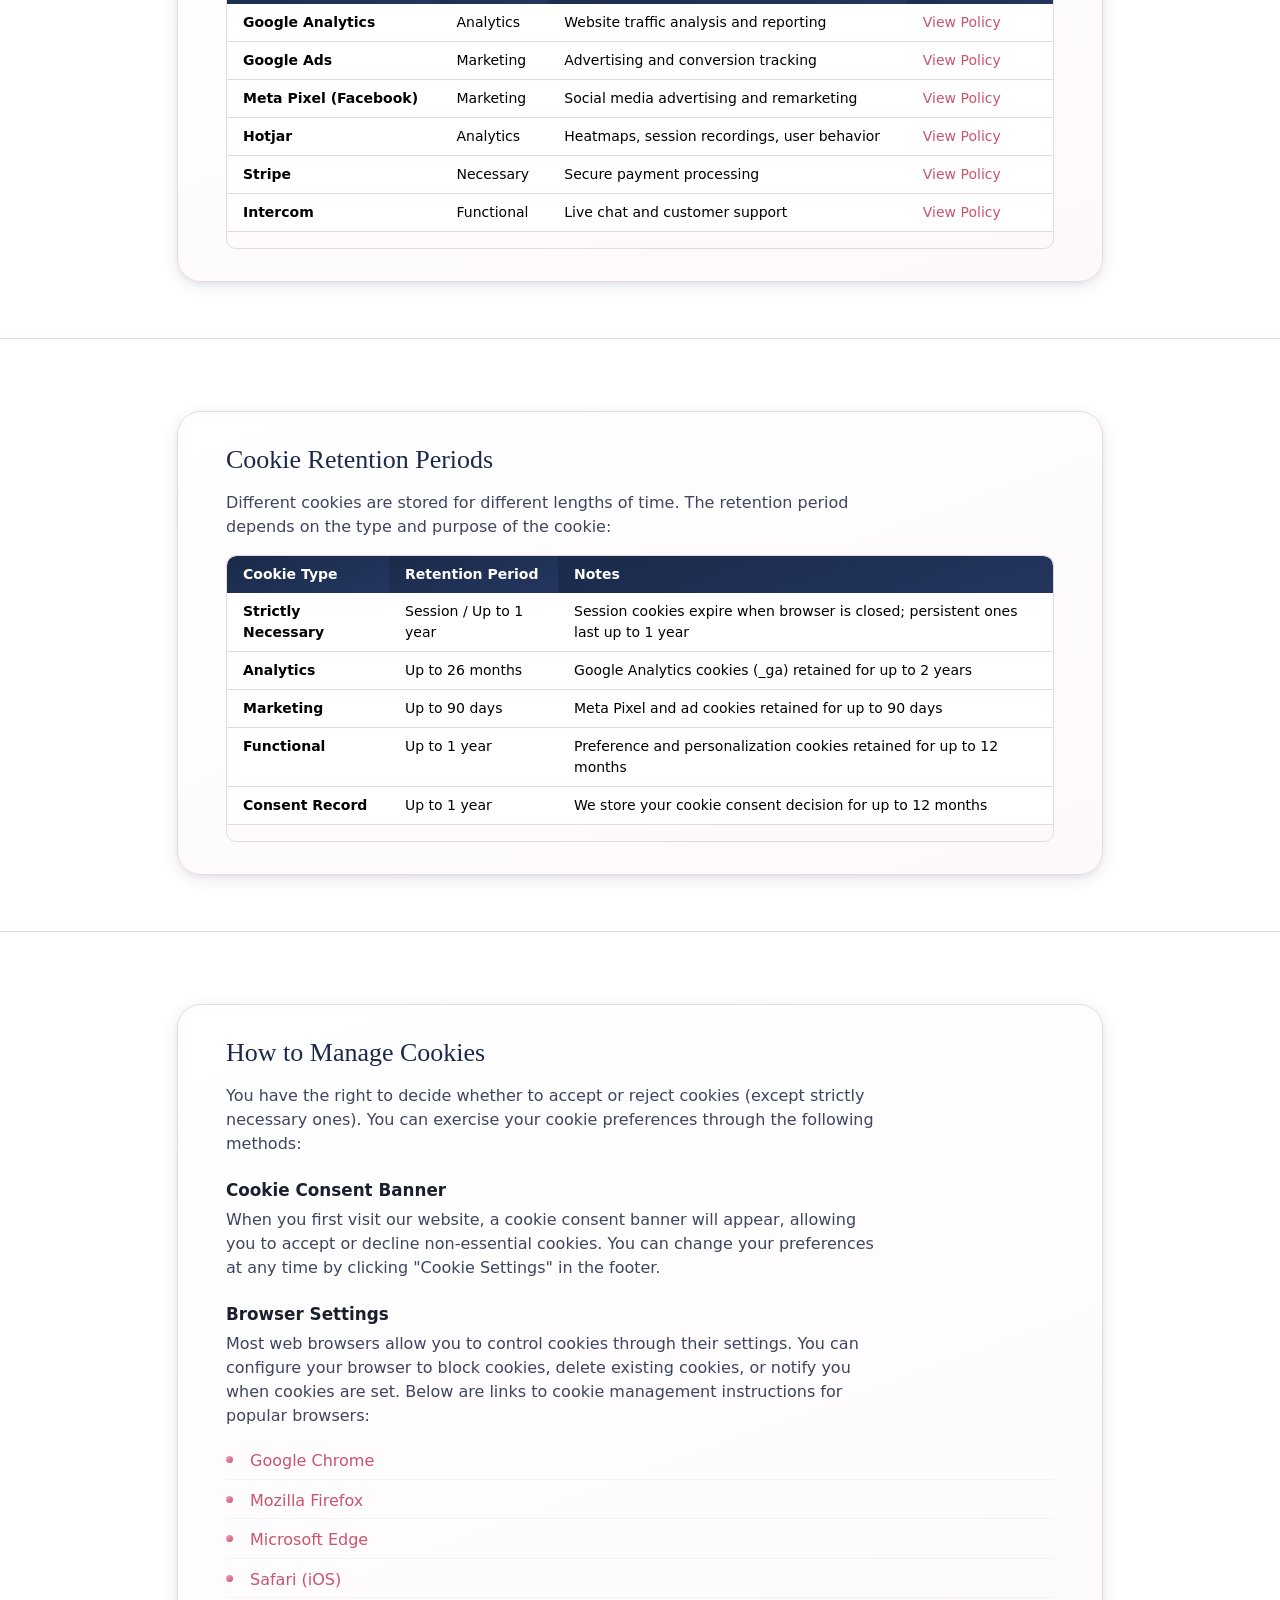
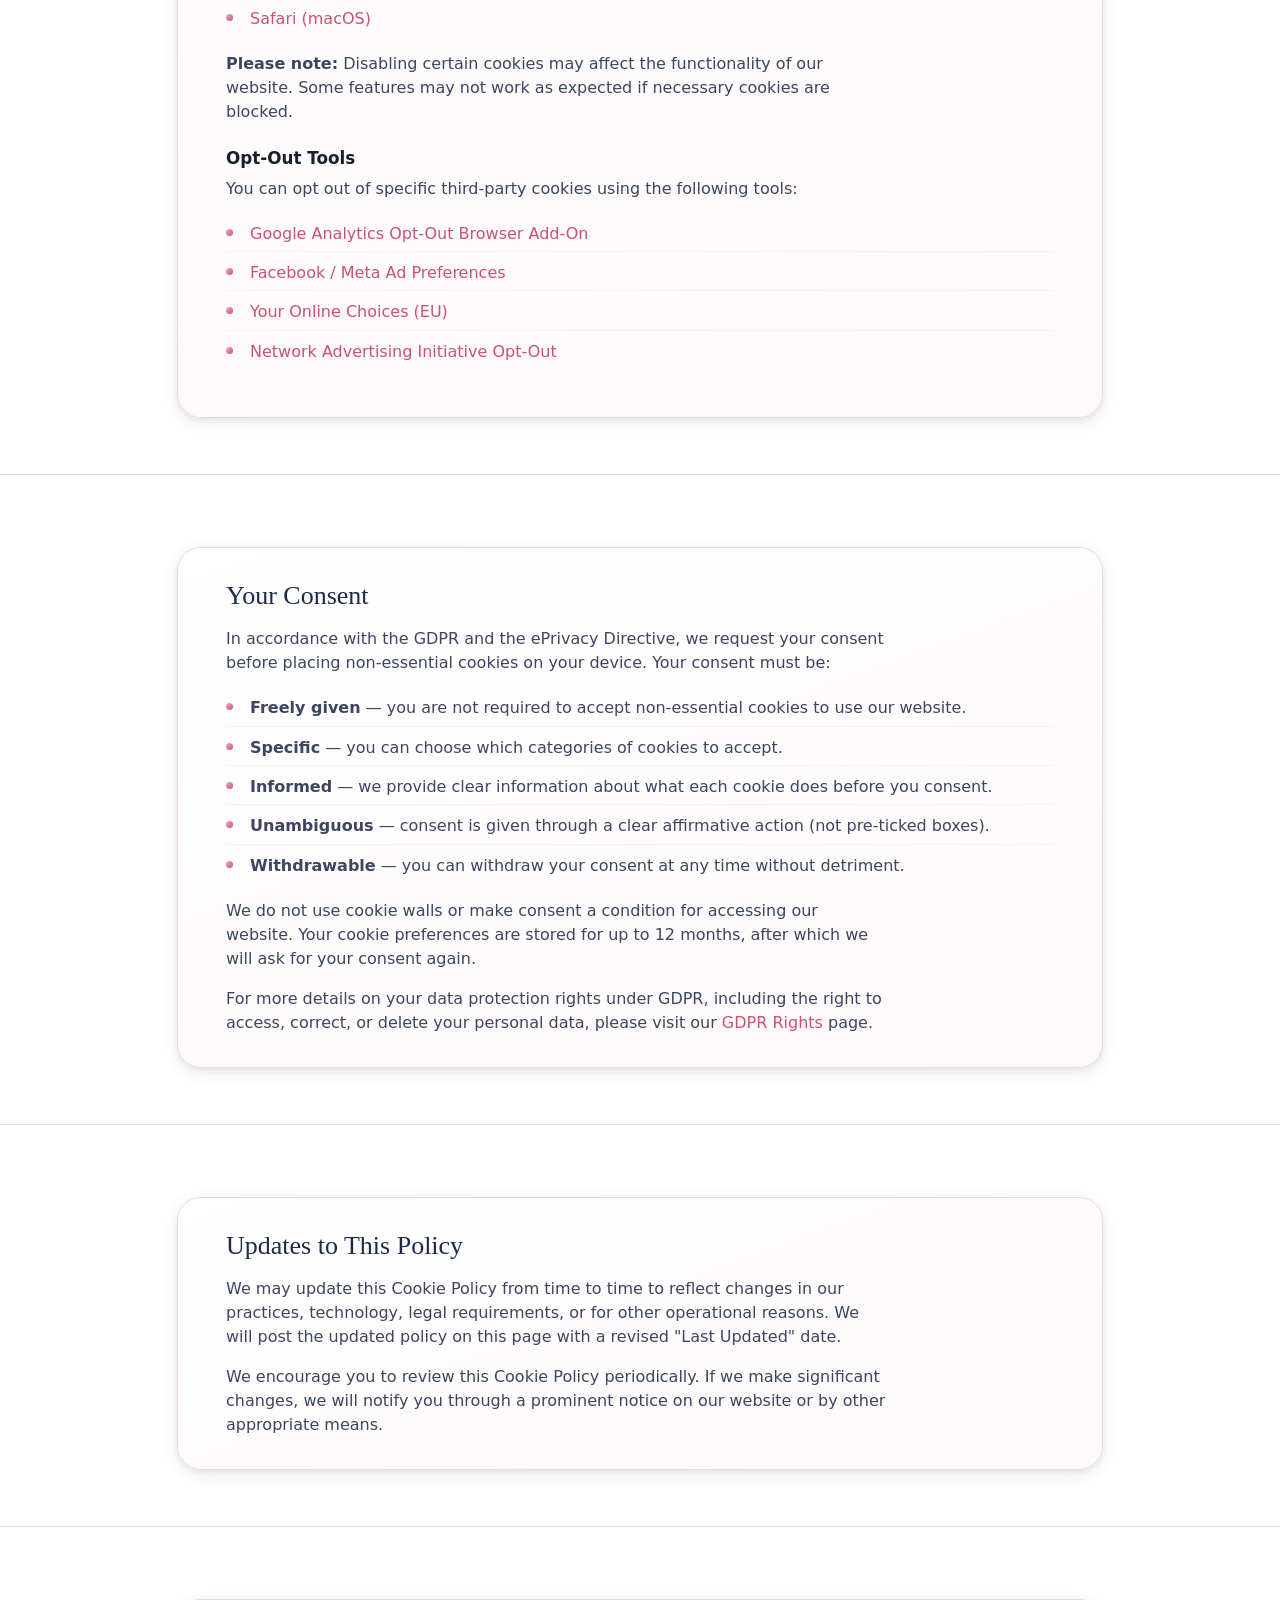
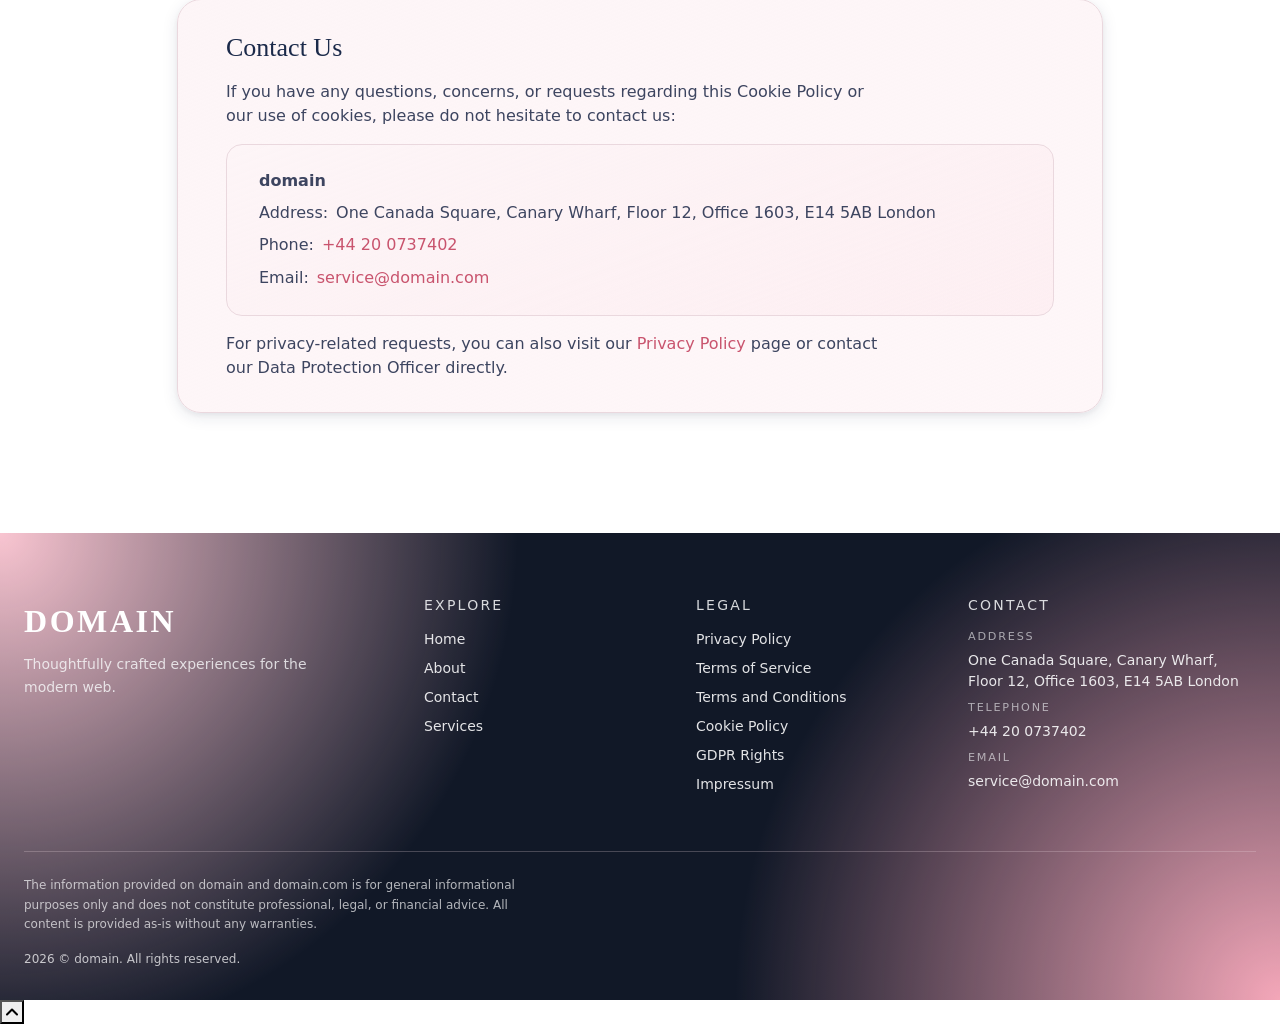
<file: cookie_policy.html>
<!DOCTYPE html><html lang="en"><head>
<script type="application/ld+json">
{
  "@context": "https://schema.org",
  "@graph": [
    {
      "@type": "Organization",
      "@id": "https://domain.com/#org",
      "name": "domain",
      "url": "https://domain.com",
      "email": "service@domain.com",
      "telephone": "+44 20 0737402",
      "address": {
        "@type": "PostalAddress",
        "streetAddress": "One Canada Square, Canary Wharf, Floor 12, Office 1603, E14 5AB London"
      },
      "contactPoint": {
        "@type": "ContactPoint",
        "contactType": "customer support",
        "email": "service@domain.com",
        "telephone": "+44 20 0737402"
      }
    },
    {
      "@type": "WebSite",
      "@id": "https://domain.com/#website",
      "url": "https://domain.com",
      "name": "domain",
      "publisher": {
        "@id": "https://domain.com/#org"
      }
    },
    {
      "@type": "WebPage",
      "@id": "https://domain.com/cookie_policy.html#webpage",
      "url": "https://domain.com/cookie_policy.html",
      "name": "Cookie Policy | domain",
      "isPartOf": {
        "@id": "https://domain.com/#website"
      },
      "about": {
        "@id": "https://domain.com/#org"
      },
      "inLanguage": "en",
      "description": "Learn how domain uses cookies on our website, what types of cookies we use, and how you can manage your cookie preferences."
    },
    {
      "@type": "BreadcrumbList",
      "@id": "https://domain.com/cookie_policy.html#breadcrumbs",
      "itemListElement": [
        {
          "@type": "ListItem",
          "position": 1,
          "name": "Home",
          "item": "https://domain.com"
        },
        {
          "@type": "ListItem",
          "position": 2,
          "name": "Cookie Policy.Html",
          "item": "https://domain.com/cookie_policy.html"
        }
      ]
    }
  ]
}
</script>
  <meta charset="UTF-8">
  <meta name="viewport" content="width=device-width, initial-scale=1.0">
  <title>Cookie Policy | domain</title>
  <meta name="description" content="Learn how domain uses cookies on our website, what types of cookies we use, and how you can manage your cookie preferences.">
  <meta name="robots" content="index, follow">
  <link rel="canonical" href="https://domain.com/cookie_policy.html">
  <meta property="og:title" content="Cookie Policy | domain">
  <meta property="og:description" content="Understand how domain uses cookies to enhance your browsing experience and how to manage your preferences.">
  <meta property="og:type" content="website">
  <meta property="og:url" content="https://domain.com/cookie_policy.html">
  <meta property="og:image" content="https://images.unsplash.com/photo-1616404595898-fa8c86e6e0e8?w=1200&amp;h=630&amp;fit=crop">
  <link rel="stylesheet" href="style.css">
  <link rel="icon" type="image/png" href="/favicon.png">
  <link rel="apple-touch-icon" href="/apple-touch-icon.png">
   <link rel="stylesheet" href="https://cdn.jsdelivr.net/npm/bootstrap@5.3.3/dist/css/bootstrap.min.css" integrity="sha384-QWTKZyjpPEjISv5WaRU9OFeRpok6YctnYmDr5pNlyT2bRjXh0JMhjY6hW+ALEwIH" crossorigin="anonymous">
  <link rel="stylesheet" href="https://unpkg.com/aos@2.3.4/dist/aos.css">
<link rel="stylesheet" href="./header-footer.css">
<link rel="stylesheet" href="./consent.css">
<script src="./consent.js"></script>
</head>
 <body>
<header class="dr-header" data-dr-variant="v1">
  <div class="dr-header-inner">
    <a class="dr-logo" href="./index.html" aria-label="domain">domain</a>

    <nav class="dr-nav" aria-label="Primary navigation">
      <ul class="dr-nav-list">
        <li class="dr-nav-item"><a class="dr-nav-link" href="./index.html">Home</a></li><li class="dr-nav-item"><a class="dr-nav-link" href="./about.html">About</a></li><li class="dr-nav-item"><a class="dr-nav-link" href="./contact.html">Contact</a></li><li class="dr-nav-item"><a class="dr-nav-link" href="./services.html">Services</a></li>
      </ul>
    </nav>

    <button class="dr-burger" type="button" aria-label="Toggle menu" aria-expanded="false" aria-controls="dr-mobile-menu">
      <span></span><span></span><span></span>
    </button>
  </div>
</header>
<nav class="dr-mobile-menu" id="dr-mobile-menu" aria-label="Mobile navigation">
  <ul class="dr-mobile-nav-list">
    <li class="dr-nav-item"><a class="dr-nav-link" href="./index.html">Home</a></li><li class="dr-nav-item"><a class="dr-nav-link" href="./about.html">About</a></li><li class="dr-nav-item"><a class="dr-nav-link" href="./contact.html">Contact</a></li><li class="dr-nav-item"><a class="dr-nav-link" href="./services.html">Services</a></li>
  </ul>
</nav>

  <main id="main-content" role="main">
   <section class="c-page-hero py-4 py-md-5" aria-labelledby="page-title">
    <div class="container">
     <nav aria-label="breadcrumb">
      <ol class="breadcrumb">
       <li class="breadcrumb-item"><a href="index.html">Home</a></li>
       <li class="breadcrumb-item active" aria-current="page">Cookie Policy</li>
      </ol>
     </nav>
     <h1 id="page-title" class="c-page-hero__title">Cookie Policy</h1>
     <p class="c-page-hero__subtitle text-muted">Last updated: <time id="last-updated-date"></time></p>
    </div>
   </section>
   <section class="c-legal-intro py-4" aria-labelledby="intro-heading">
    <div class="container">
     <div class="row justify-content-center">
      <div class="col-12 col-lg-10">
       <div class="c-legal-card" data-aos="fade-up">
        <h2 id="intro-heading" class="c-legal-card__title">Introduction</h2>
        <p>Welcome to <strong>domain</strong> ("we," "us," or "our"). This Cookie Policy explains how we use cookies and similar tracking technologies when you visit our website at <a href="https://domain.com" class="c-link">domain.com</a>. It describes what cookies are, why we use them, and your rights to control their use.</p>
        <p>By continuing to browse our website, you consent to the use of cookies as described in this policy. You can manage your cookie preferences at any time using the methods outlined below.</p>
        <p>This policy complies with the <strong>General Data Protection Regulation (GDPR)</strong> and the <strong>ePrivacy Directive</strong>. For more information about how we process your personal data, please refer to our <a href="privacy.html" class="c-link">Privacy Policy</a>.</p>
       </div>
      </div>
     </div>
    </div>
   </section>
   <section class="c-legal-section py-4" aria-labelledby="what-are-cookies-heading">
    <div class="container">
     <div class="row justify-content-center">
      <div class="col-12 col-lg-10">
       <div class="c-legal-card" data-aos="fade-up">
        <h2 id="what-are-cookies-heading" class="c-legal-card__title">What Are Cookies?</h2>
        <p>Cookies are small text files placed on your device (computer, smartphone, or tablet) when you visit a website. They are widely used to make websites work more efficiently, provide a better user experience, and give website owners information about how their site is used.</p>
        <p>Cookies may be <strong>session cookies</strong> (deleted when you close your browser) or <strong>persistent cookies</strong> (stored on your device for a specified period or until manually deleted). They can be set by us (first-party cookies) or by third-party services we use.</p>
        <p>Similar technologies include web beacons, pixel tags, local storage, and scripts. We refer to all of these collectively as "cookies" in this policy.</p>
       </div>
      </div>
     </div>
    </div>
   </section>
   <section class="c-legal-section py-4" aria-labelledby="cookie-types-heading">
    <div class="container">
     <div class="row justify-content-center">
      <div class="col-12 col-lg-10">
       <h2 id="cookie-types-heading" class="c-section-title mb-4" data-aos="fade-up">Types of Cookies We Use</h2>
       <div class="row g-4">
        <div class="col-12 col-md-6" data-aos="fade-up" data-aos-delay="0">
         <div class="c-cookie-card c-cookie-card--necessary h-100">
          <div class="c-cookie-card__icon" aria-hidden="true">
           <svg xmlns="http://www.w3.org/2000/svg" width="32" height="32" viewBox="0 0 24 24" fill="none" stroke="currentColor" stroke-width="2" stroke-linecap="round" stroke-linejoin="round" role="img" aria-label="Shield icon">
            <path d="M12 22s8-4 8-10V5l-8-3-8 3v7c0 6 8 10 8 10z"></path>
           </svg>
          </div>
          <h3 class="c-cookie-card__title">Strictly Necessary Cookies</h3>
          <p class="c-cookie-card__description">These cookies are essential for the website to function properly. They enable core functionality such as security, session management, network management, and accessibility. You cannot opt out of these cookies.</p>
          <ul class="c-cookie-card__list">
           <li>Session management and authentication</li>
           <li>Security and fraud prevention</li>
           <li>Shopping cart functionality</li>
           <li>Load balancing and performance</li>
          </ul>
          <div class="c-cookie-card__badge c-cookie-card__badge--always">
           <span>Always Active</span>
          </div>
         </div>
        </div>
        <div class="col-12 col-md-6" data-aos="fade-up" data-aos-delay="100">
         <div class="c-cookie-card c-cookie-card--analytics h-100">
          <div class="c-cookie-card__icon" aria-hidden="true">
           <svg xmlns="http://www.w3.org/2000/svg" width="32" height="32" viewBox="0 0 24 24" fill="none" stroke="currentColor" stroke-width="2" stroke-linecap="round" stroke-linejoin="round" role="img" aria-label="Bar chart icon">
            <line x1="18" y1="20" x2="18" y2="10"></line> <line x1="12" y1="20" x2="12" y2="4"></line> <line x1="6" y1="20" x2="6" y2="14"></line> <line x1="2" y1="20" x2="22" y2="20"></line>
           </svg>
          </div>
          <h3 class="c-cookie-card__title">Analytics Cookies</h3>
          <p class="c-cookie-card__description">These cookies help us understand how visitors interact with our website by collecting and reporting information anonymously. They allow us to improve website performance and user experience.</p>
          <ul class="c-cookie-card__list">
           <li>Page views and navigation paths</li>
           <li>Time spent on pages</li>
           <li>Traffic sources and referrals</li>
           <li>Device and browser information</li>
          </ul>
          <div class="c-cookie-card__badge c-cookie-card__badge--consent">
           <span>Requires Consent</span>
          </div>
         </div>
        </div>
        <div class="col-12 col-md-6" data-aos="fade-up" data-aos-delay="0">
         <div class="c-cookie-card c-cookie-card--marketing h-100">
          <div class="c-cookie-card__icon" aria-hidden="true">
           <svg xmlns="http://www.w3.org/2000/svg" width="32" height="32" viewBox="0 0 24 24" fill="none" stroke="currentColor" stroke-width="2" stroke-linecap="round" stroke-linejoin="round" role="img" aria-label="Megaphone icon">
            <polygon points="11 5 6 9 2 9 2 15 6 15 11 19 11 5"></polygon> <path d="M19.07 4.93a10 10 0 0 1 0 14.14"></path> <path d="M15.54 8.46a5 5 0 0 1 0 7.07"></path>
           </svg>
          </div>
          <h3 class="c-cookie-card__title">Marketing Cookies</h3>
          <p class="c-cookie-card__description">These cookies are used to track visitors across websites to display relevant advertisements. They help us deliver personalized content and measure the effectiveness of our marketing campaigns.</p>
          <ul class="c-cookie-card__list">
           <li>Targeted advertising and retargeting</li>
           <li>Social media integration</li>
           <li>Campaign performance tracking</li>
           <li>Conversion measurement</li>
          </ul>
          <div class="c-cookie-card__badge c-cookie-card__badge--consent">
           <span>Requires Consent</span>
          </div>
         </div>
        </div>
        <div class="col-12 col-md-6" data-aos="fade-up" data-aos-delay="100">
         <div class="c-cookie-card c-cookie-card--functional h-100">
          <div class="c-cookie-card__icon" aria-hidden="true">
           <svg xmlns="http://www.w3.org/2000/svg" width="32" height="32" viewBox="0 0 24 24" fill="none" stroke="currentColor" stroke-width="2" stroke-linecap="round" stroke-linejoin="round" role="img" aria-label="Settings icon">
            <circle cx="12" cy="12" r="3"></circle> <path d="M19.4 15a1.65 1.65 0 0 0 .33 1.82l.06.06a2 2 0 0 1-2.83 2.83l-.06-.06a1.65 1.65 0 0 0-1.82-.33 1.65 1.65 0 0 0-1 1.51V21a2 2 0 0 1-4 0v-.09A1.65 1.65 0 0 0 9 19.4a1.65 1.65 0 0 0-1.82.33l-.06.06a2 2 0 0 1-2.83-2.83l.06-.06A1.65 1.65 0 0 0 4.68 15a1.65 1.65 0 0 0-1.51-1H3a2 2 0 0 1 0-4h.09A1.65 1.65 0 0 0 4.6 9a1.65 1.65 0 0 0-.33-1.82l-.06-.06a2 2 0 0 1 2.83-2.83l.06.06A1.65 1.65 0 0 0 9 4.68a1.65 1.65 0 0 0 1-1.51V3a2 2 0 0 1 4 0v.09a1.65 1.65 0 0 0 1 1.51 1.65 1.65 0 0 0 1.82-.33l.06-.06a2 2 0 0 1 2.83 2.83l-.06.06A1.65 1.65 0 0 0 19.4 9a1.65 1.65 0 0 0 1.51 1H21a2 2 0 0 1 0 4h-.09a1.65 1.65 0 0 0-1.51 1z"></path>
           </svg>
          </div>
          <h3 class="c-cookie-card__title">Functional Cookies</h3>
          <p class="c-cookie-card__description">These cookies enable enhanced functionality and personalization. They may be set by us or by third-party providers whose services we have added to our pages, improving your overall experience.</p>
          <ul class="c-cookie-card__list">
           <li>Language and region preferences</li>
           <li>Saved user preferences and settings</li>
           <li>Live chat and support tools</li>
           <li>Embedded video and media players</li>
          </ul>
          <div class="c-cookie-card__badge c-cookie-card__badge--consent">
           <span>Requires Consent</span>
          </div>
         </div>
        </div>
       </div>
      </div>
     </div>
    </div>
   </section>
   <section class="c-legal-section py-4" aria-labelledby="purposes-heading">
    <div class="container">
     <div class="row justify-content-center">
      <div class="col-12 col-lg-10">
       <div class="c-legal-card" data-aos="fade-up">
        <h2 id="purposes-heading" class="c-legal-card__title">Purposes of Cookie Use</h2>
        <p>We use cookies for the following purposes:</p>
        <div class="row g-3 mt-2">
         <div class="col-12 col-sm-6">
          <div class="c-purpose-item">
           <div class="c-purpose-item__icon" aria-hidden="true">
            <svg xmlns="http://www.w3.org/2000/svg" width="20" height="20" viewBox="0 0 24 24" fill="none" stroke="currentColor" stroke-width="2" stroke-linecap="round" stroke-linejoin="round">
             <polyline points="20 6 9 17 4 12"></polyline>
            </svg>
           </div>
           <div>
            <strong>Website Operation</strong>
            <p class="mb-0 small">Ensuring core functions, security, and performance.</p>
           </div>
          </div>
         </div>
         <div class="col-12 col-sm-6">
          <div class="c-purpose-item">
           <div class="c-purpose-item__icon" aria-hidden="true">
            <svg xmlns="http://www.w3.org/2000/svg" width="20" height="20" viewBox="0 0 24 24" fill="none" stroke="currentColor" stroke-width="2" stroke-linecap="round" stroke-linejoin="round">
             <polyline points="20 6 9 17 4 12"></polyline>
            </svg>
           </div>
           <div>
            <strong>User Experience</strong>
            <p class="mb-0 small">Remembering your preferences for a seamless experience.</p>
           </div>
          </div>
         </div>
         <div class="col-12 col-sm-6">
          <div class="c-purpose-item">
           <div class="c-purpose-item__icon" aria-hidden="true">
            <svg xmlns="http://www.w3.org/2000/svg" width="20" height="20" viewBox="0 0 24 24" fill="none" stroke="currentColor" stroke-width="2" stroke-linecap="round" stroke-linejoin="round">
             <polyline points="20 6 9 17 4 12"></polyline>
            </svg>
           </div>
           <div>
            <strong>Performance Analysis</strong>
            <p class="mb-0 small">Understanding how our site is used to improve it.</p>
           </div>
          </div>
         </div>
         <div class="col-12 col-sm-6">
          <div class="c-purpose-item">
           <div class="c-purpose-item__icon" aria-hidden="true">
            <svg xmlns="http://www.w3.org/2000/svg" width="20" height="20" viewBox="0 0 24 24" fill="none" stroke="currentColor" stroke-width="2" stroke-linecap="round" stroke-linejoin="round">
             <polyline points="20 6 9 17 4 12"></polyline>
            </svg>
           </div>
           <div>
            <strong>Personalization</strong>
            <p class="mb-0 small">Delivering content and offers relevant to your interests.</p>
           </div>
          </div>
         </div>
         <div class="col-12 col-sm-6">
          <div class="c-purpose-item">
           <div class="c-purpose-item__icon" aria-hidden="true">
            <svg xmlns="http://www.w3.org/2000/svg" width="20" height="20" viewBox="0 0 24 24" fill="none" stroke="currentColor" stroke-width="2" stroke-linecap="round" stroke-linejoin="round">
             <polyline points="20 6 9 17 4 12"></polyline>
            </svg>
           </div>
           <div>
            <strong>Advertising</strong>
            <p class="mb-0 small">Displaying relevant ads and measuring campaign effectiveness.</p>
           </div>
          </div>
         </div>
         <div class="col-12 col-sm-6">
          <div class="c-purpose-item">
           <div class="c-purpose-item__icon" aria-hidden="true">
            <svg xmlns="http://www.w3.org/2000/svg" width="20" height="20" viewBox="0 0 24 24" fill="none" stroke="currentColor" stroke-width="2" stroke-linecap="round" stroke-linejoin="round">
             <polyline points="20 6 9 17 4 12"></polyline>
            </svg>
           </div>
           <div>
            <strong>Security</strong>
            <p class="mb-0 small">Protecting our website and users against fraud and attacks.</p>
           </div>
          </div>
         </div>
        </div>
       </div>
      </div>
     </div>
    </div>
   </section>
   <section class="c-legal-section py-4" aria-labelledby="third-party-heading">
    <div class="container">
     <div class="row justify-content-center">
      <div class="col-12 col-lg-10">
       <div class="c-legal-card" data-aos="fade-up">
        <h2 id="third-party-heading" class="c-legal-card__title">Third-Party Services</h2>
        <p>We use the following third-party services that may set cookies on your device. Each provider has its own privacy and cookie policies, which we encourage you to review.</p>
        <div class="table-responsive mt-3">
         <table class="table c-table" aria-label="Third-party cookie providers">
          <thead class="c-table__head">
           <tr>
            <th scope="col">Service</th>
            <th scope="col">Category</th>
            <th scope="col">Purpose</th>
            <th scope="col">Privacy Policy</th>
           </tr>
          </thead>
          <tbody>
           <tr>
            <td><strong>Google Analytics</strong></td>
            <td>Analytics</td>
            <td>Website traffic analysis and reporting</td>
            <td><a href="https://policies.google.com/privacy" target="_blank" rel="noopener noreferrer" class="c-link">View Policy</a></td>
           </tr>
           <tr>
            <td><strong>Google Ads</strong></td>
            <td>Marketing</td>
            <td>Advertising and conversion tracking</td>
            <td><a href="https://policies.google.com/privacy" target="_blank" rel="noopener noreferrer" class="c-link">View Policy</a></td>
           </tr>
           <tr>
            <td><strong>Meta Pixel (Facebook)</strong></td>
            <td>Marketing</td>
            <td>Social media advertising and remarketing</td>
            <td><a href="https://www.facebook.com/privacy/policy/" target="_blank" rel="noopener noreferrer" class="c-link">View Policy</a></td>
           </tr>
           <tr>
            <td><strong>Hotjar</strong></td>
            <td>Analytics</td>
            <td>Heatmaps, session recordings, user behavior</td>
            <td><a href="https://www.hotjar.com/privacy/" target="_blank" rel="noopener noreferrer" class="c-link">View Policy</a></td>
           </tr>
           <tr>
            <td><strong>Stripe</strong></td>
            <td>Necessary</td>
            <td>Secure payment processing</td>
            <td><a href="https://stripe.com/privacy" target="_blank" rel="noopener noreferrer" class="c-link">View Policy</a></td>
           </tr>
           <tr>
            <td><strong>Intercom</strong></td>
            <td>Functional</td>
            <td>Live chat and customer support</td>
            <td><a href="https://www.intercom.com/legal/privacy" target="_blank" rel="noopener noreferrer" class="c-link">View Policy</a></td>
           </tr>
          </tbody>
         </table>
        </div>
       </div>
      </div>
     </div>
    </div>
   </section>
   <section class="c-legal-section py-4" aria-labelledby="retention-heading">
    <div class="container">
     <div class="row justify-content-center">
      <div class="col-12 col-lg-10">
       <div class="c-legal-card" data-aos="fade-up">
        <h2 id="retention-heading" class="c-legal-card__title">Cookie Retention Periods</h2>
        <p>Different cookies are stored for different lengths of time. The retention period depends on the type and purpose of the cookie:</p>
        <div class="table-responsive mt-3">
         <table class="table c-table" aria-label="Cookie retention periods">
          <thead class="c-table__head">
           <tr>
            <th scope="col">Cookie Type</th>
            <th scope="col">Retention Period</th>
            <th scope="col">Notes</th>
           </tr>
          </thead>
          <tbody>
           <tr>
            <td><strong>Strictly Necessary</strong></td>
            <td>Session / Up to 1 year</td>
            <td>Session cookies expire when browser is closed; persistent ones last up to 1 year</td>
           </tr>
           <tr>
            <td><strong>Analytics</strong></td>
            <td>Up to 26 months</td>
            <td>Google Analytics cookies (_ga) retained for up to 2 years</td>
           </tr>
           <tr>
            <td><strong>Marketing</strong></td>
            <td>Up to 90 days</td>
            <td>Meta Pixel and ad cookies retained for up to 90 days</td>
           </tr>
           <tr>
            <td><strong>Functional</strong></td>
            <td>Up to 1 year</td>
            <td>Preference and personalization cookies retained for up to 12 months</td>
           </tr>
           <tr>
            <td><strong>Consent Record</strong></td>
            <td>Up to 1 year</td>
            <td>We store your cookie consent decision for up to 12 months</td>
           </tr>
          </tbody>
         </table>
        </div>
       </div>
      </div>
     </div>
    </div>
   </section>
   <section class="c-legal-section py-4" aria-labelledby="manage-heading">
    <div class="container">
     <div class="row justify-content-center">
      <div class="col-12 col-lg-10">
       <div class="c-legal-card" data-aos="fade-up">
        <h2 id="manage-heading" class="c-legal-card__title">How to Manage Cookies</h2>
        <p>You have the right to decide whether to accept or reject cookies (except strictly necessary ones). You can exercise your cookie preferences through the following methods:</p>
        <h3 class="c-legal-card__subtitle">Cookie Consent Banner</h3>
        <p>When you first visit our website, a cookie consent banner will appear, allowing you to accept or decline non-essential cookies. You can change your preferences at any time by clicking "Cookie Settings" in the footer.</p>
        <h3 class="c-legal-card__subtitle">Browser Settings</h3>
        <p>Most web browsers allow you to control cookies through their settings. You can configure your browser to block cookies, delete existing cookies, or notify you when cookies are set. Below are links to cookie management instructions for popular browsers:</p>
        <ul class="c-legal-list">
         <li><a href="https://support.google.com/chrome/answer/95647" target="_blank" rel="noopener noreferrer" class="c-link">Google Chrome</a></li>
         <li><a href="https://support.mozilla.org/en-US/kb/enable-and-disable-cookies-website-preferences" target="_blank" rel="noopener noreferrer" class="c-link">Mozilla Firefox</a></li>
         <li><a href="https://support.microsoft.com/en-us/windows/manage-cookies-in-microsoft-edge" target="_blank" rel="noopener noreferrer" class="c-link">Microsoft Edge</a></li>
         <li><a href="https://support.apple.com/en-us/HT201265" target="_blank" rel="noopener noreferrer" class="c-link">Safari (iOS)</a></li>
         <li><a href="https://support.apple.com/guide/safari/manage-cookies-sfri11471/mac" target="_blank" rel="noopener noreferrer" class="c-link">Safari (macOS)</a></li>
        </ul>
        <p class="mt-3"><strong>Please note:</strong> Disabling certain cookies may affect the functionality of our website. Some features may not work as expected if necessary cookies are blocked.</p>
        <h3 class="c-legal-card__subtitle">Opt-Out Tools</h3>
        <p>You can opt out of specific third-party cookies using the following tools:</p>
        <ul class="c-legal-list">
         <li><a href="https://tools.google.com/dlpage/gaoptout" target="_blank" rel="noopener noreferrer" class="c-link">Google Analytics Opt-Out Browser Add-On</a></li>
         <li><a href="https://www.facebook.com/help/568137493302217" target="_blank" rel="noopener noreferrer" class="c-link">Facebook / Meta Ad Preferences</a></li>
         <li><a href="https://www.youronlinechoices.com/" target="_blank" rel="noopener noreferrer" class="c-link">Your Online Choices (EU)</a></li>
         <li><a href="https://optout.networkadvertising.org/" target="_blank" rel="noopener noreferrer" class="c-link">Network Advertising Initiative Opt-Out</a></li>
        </ul>
       </div>
      </div>
     </div>
    </div>
   </section>
   <section class="c-legal-section py-4" aria-labelledby="consent-heading">
    <div class="container">
     <div class="row justify-content-center">
      <div class="col-12 col-lg-10">
       <div class="c-legal-card" data-aos="fade-up">
        <h2 id="consent-heading" class="c-legal-card__title">Your Consent</h2>
        <p>In accordance with the GDPR and the ePrivacy Directive, we request your consent before placing non-essential cookies on your device. Your consent must be:</p>
        <ul class="c-legal-list">
         <li><strong>Freely given</strong> — you are not required to accept non-essential cookies to use our website.</li>
         <li><strong>Specific</strong> — you can choose which categories of cookies to accept.</li>
         <li><strong>Informed</strong> — we provide clear information about what each cookie does before you consent.</li>
         <li><strong>Unambiguous</strong> — consent is given through a clear affirmative action (not pre-ticked boxes).</li>
         <li><strong>Withdrawable</strong> — you can withdraw your consent at any time without detriment.</li>
        </ul>
        <p class="mt-3">We do not use cookie walls or make consent a condition for accessing our website. Your cookie preferences are stored for up to 12 months, after which we will ask for your consent again.</p>
        <p>For more details on your data protection rights under GDPR, including the right to access, correct, or delete your personal data, please visit our <a href="gdpr-rights.html" class="c-link">GDPR Rights</a> page.</p>
       </div>
      </div>
     </div>
    </div>
   </section>
   <section class="c-legal-section py-4" aria-labelledby="updates-heading">
    <div class="container">
     <div class="row justify-content-center">
      <div class="col-12 col-lg-10">
       <div class="c-legal-card" data-aos="fade-up">
        <h2 id="updates-heading" class="c-legal-card__title">Updates to This Policy</h2>
        <p>We may update this Cookie Policy from time to time to reflect changes in our practices, technology, legal requirements, or for other operational reasons. We will post the updated policy on this page with a revised "Last Updated" date.</p>
        <p>We encourage you to review this Cookie Policy periodically. If we make significant changes, we will notify you through a prominent notice on our website or by other appropriate means.</p>
       </div>
      </div>
     </div>
    </div>
   </section>
   <section class="c-legal-section py-4" aria-labelledby="contact-heading">
    <div class="container">
     <div class="row justify-content-center">
      <div class="col-12 col-lg-10">
       <div class="c-legal-card c-legal-card--contact" data-aos="fade-up">
        <h2 id="contact-heading" class="c-legal-card__title">Contact Us</h2>
        <p>If you have any questions, concerns, or requests regarding this Cookie Policy or our use of cookies, please do not hesitate to contact us:</p>
        <address class="c-contact-block">
         <div class="c-contact-block__item">
          <strong>domain</strong>
         </div>
         <div class="c-contact-block__item">
          <span>Address:</span> One Canada Square, Canary Wharf, Floor 12, Office 1603, E14 5AB London
         </div>
         <div class="c-contact-block__item">
          <span>Phone:</span> <a href="tel:+44 20 0737402" class="c-link">+44 20 0737402</a>
         </div>
         <div class="c-contact-block__item">
          <span>Email:</span> <a href="mailto:service@domain.com" class="c-link">service@domain.com</a>
         </div>
        </address>
        <p class="mt-3">For privacy-related requests, you can also visit our <a href="privacy.html" class="c-link">Privacy Policy</a> page or contact our Data Protection Officer directly.</p>
       </div>
      </div>
     </div>
    </div>
   </section>
  </main>
  <footer class="dr-footer" aria-label="Site footer">
  <div class="dr-footer-inner">
    <div class="dr-footer-top">
      <div class="dr-footer-brand-block">
        <div class="dr-footer-logo" aria-label="domain">domain</div>
        <p class="dr-footer-tagline">Thoughtfully crafted experiences for the modern web.</p>
      </div>
      <nav class="dr-footer-nav" aria-label="Main navigation">
        <h2 class="dr-footer-heading">Explore</h2>
        <ul class="dr-footer-nav-list">
          <li class="dr-footer-nav-item"><a class="dr-footer-nav-link" href="./index.html">Home</a></li>
          <li class="dr-footer-nav-item"><a class="dr-footer-nav-link" href="./about.html">About</a></li>
          <li class="dr-footer-nav-item"><a class="dr-footer-nav-link" href="./contact.html">Contact</a></li>
          <li class="dr-footer-nav-item"><a class="dr-footer-nav-link" href="./services.html">Services</a></li>
        </ul>
      </nav>
      <nav class="dr-footer-legal" aria-label="Legal links">
        <h2 class="dr-footer-heading">Legal</h2>
        <ul class="dr-footer-legal-list">
          <li class="dr-footer-legal-item"><a class="dr-footer-legal-link" href="./privacy.html">Privacy Policy</a></li>
          <li class="dr-footer-legal-item"><a class="dr-footer-legal-link" href="./terms_of_services.html">Terms of Service</a></li>
          <li class="dr-footer-legal-item"><a class="dr-footer-legal-link" href="./terms_and_conditions.html">Terms and Conditions</a></li>
          <li class="dr-footer-legal-item"><a class="dr-footer-legal-link" href="./cookie_policy.html">Cookie Policy</a></li>
          <li class="dr-footer-legal-item"><a class="dr-footer-legal-link" href="./gdpr-rights.html">GDPR Rights</a></li>
          <li class="dr-footer-legal-item"><a class="dr-footer-legal-link" href="./impressum.html">Impressum</a></li>
        </ul>
      </nav>
      <div class="dr-footer-contact" aria-label="Contact information">
        <h2 class="dr-footer-heading">Contact</h2>
        <ul class="dr-footer-contact-list">
          <li class="dr-footer-contact-item">
            <span class="dr-footer-contact-label">Address</span>
            <span class="dr-footer-contact-value">One Canada Square, Canary Wharf, Floor 12, Office 1603, E14 5AB London</span>
          </li>
          <li class="dr-footer-contact-item">
            <span class="dr-footer-contact-label">Telephone</span>
            <a class="dr-footer-contact-link" href="tel:+44 20 0737402">+44 20 0737402</a>
          </li>
          <li class="dr-footer-contact-item">
            <span class="dr-footer-contact-label">Email</span>
            <a class="dr-footer-contact-link" href="mailto:service@domain.com">service@domain.com</a>
          </li>
        </ul>
      </div>
    </div>
    <div class="dr-footer-bottom">
      <p class="dr-footer-disclaimer">The information provided on domain and domain.com is for general informational purposes only and does not constitute professional, legal, or financial advice. All content is provided as-is without any warranties.</p>
      <div class="dr-footer-bottom-meta">
        <p class="dr-footer-meta"><span class="dr-year"></span> © domain. All rights reserved.</p>
      </div>
    </div>
  </div>
</footer>
  
 
  
  

<script src="script.js" defer=""></script>
<script src="https://unpkg.com/aos@2.3.4/dist/aos.js"></script>
<script>
if (typeof AOS !== "undefined" && !window.__AOS_INITIALIZED__) {
  AOS.init({ once: true, duration: 700, easing: "ease-out-cubic" });
  window.__AOS_INITIALIZED__ = true;
}
</script>
<script src="./header-footer.js"></script>
</body></html>
</file>
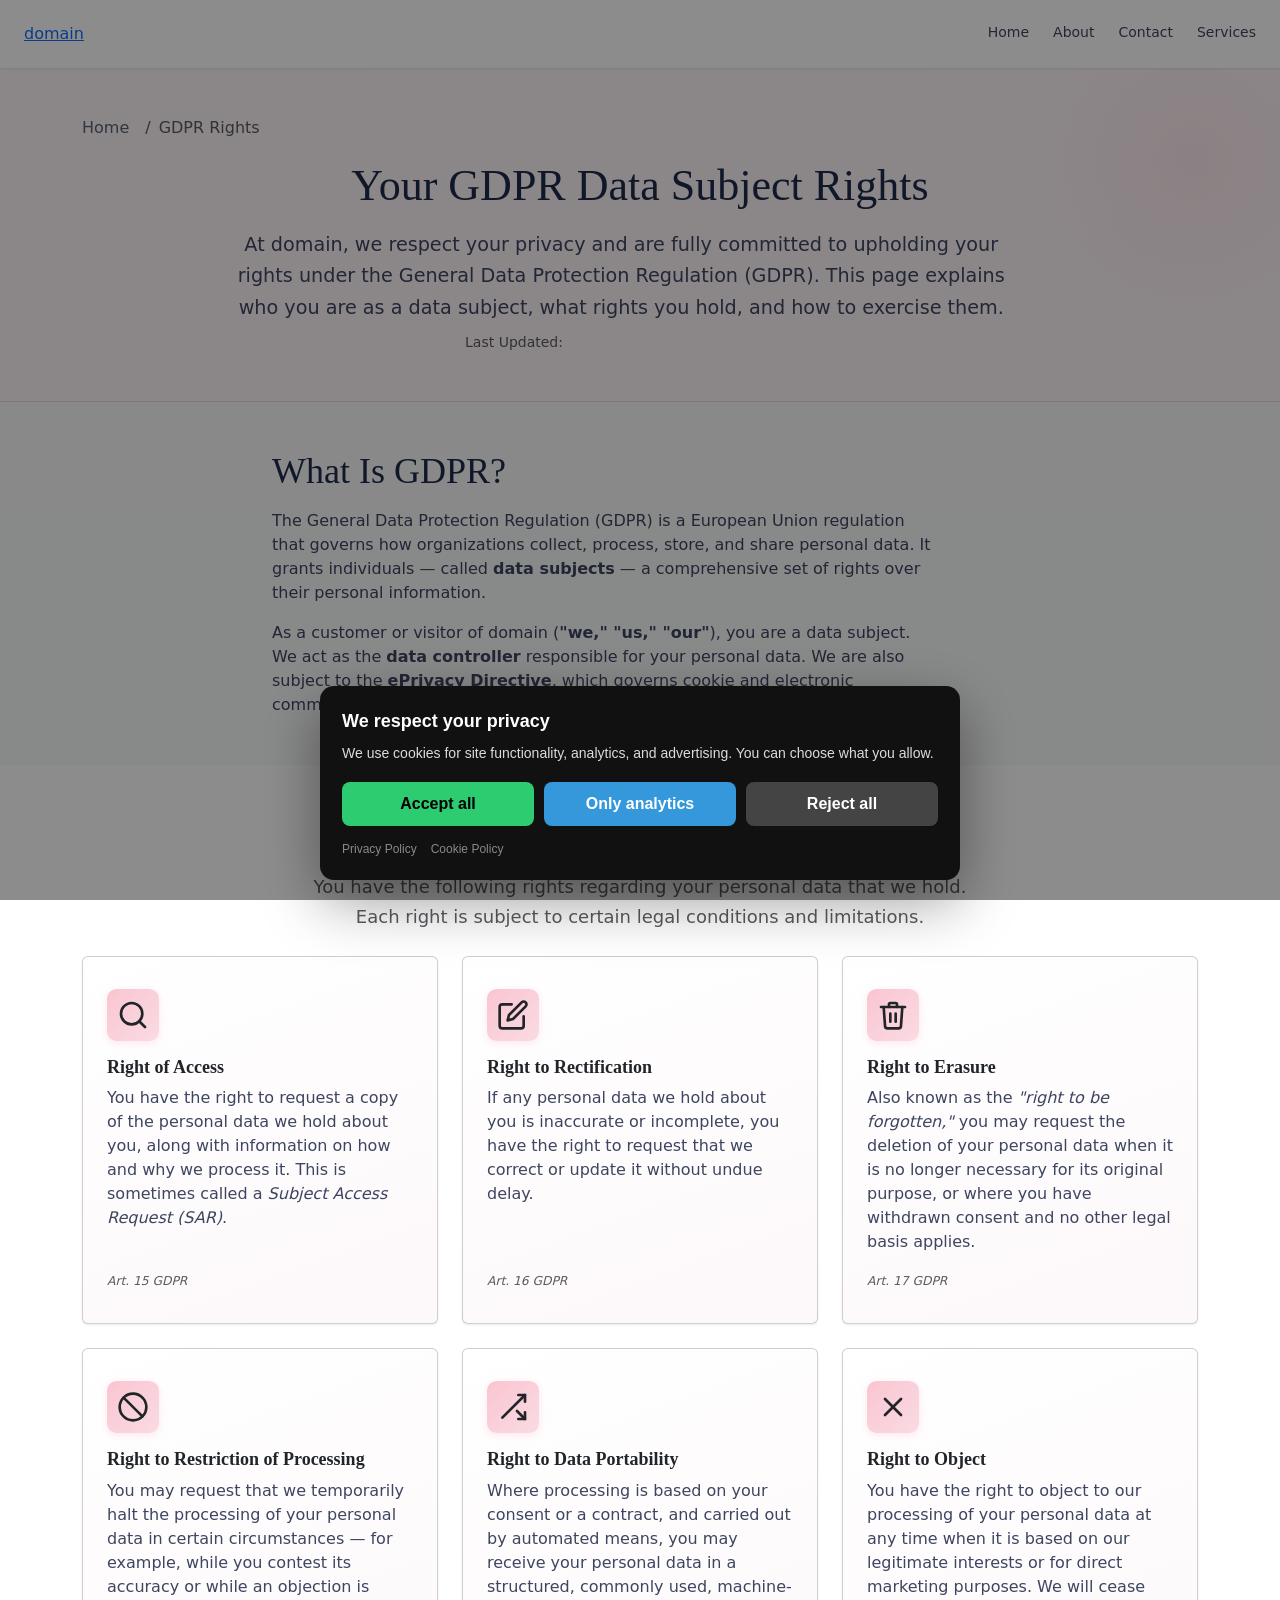
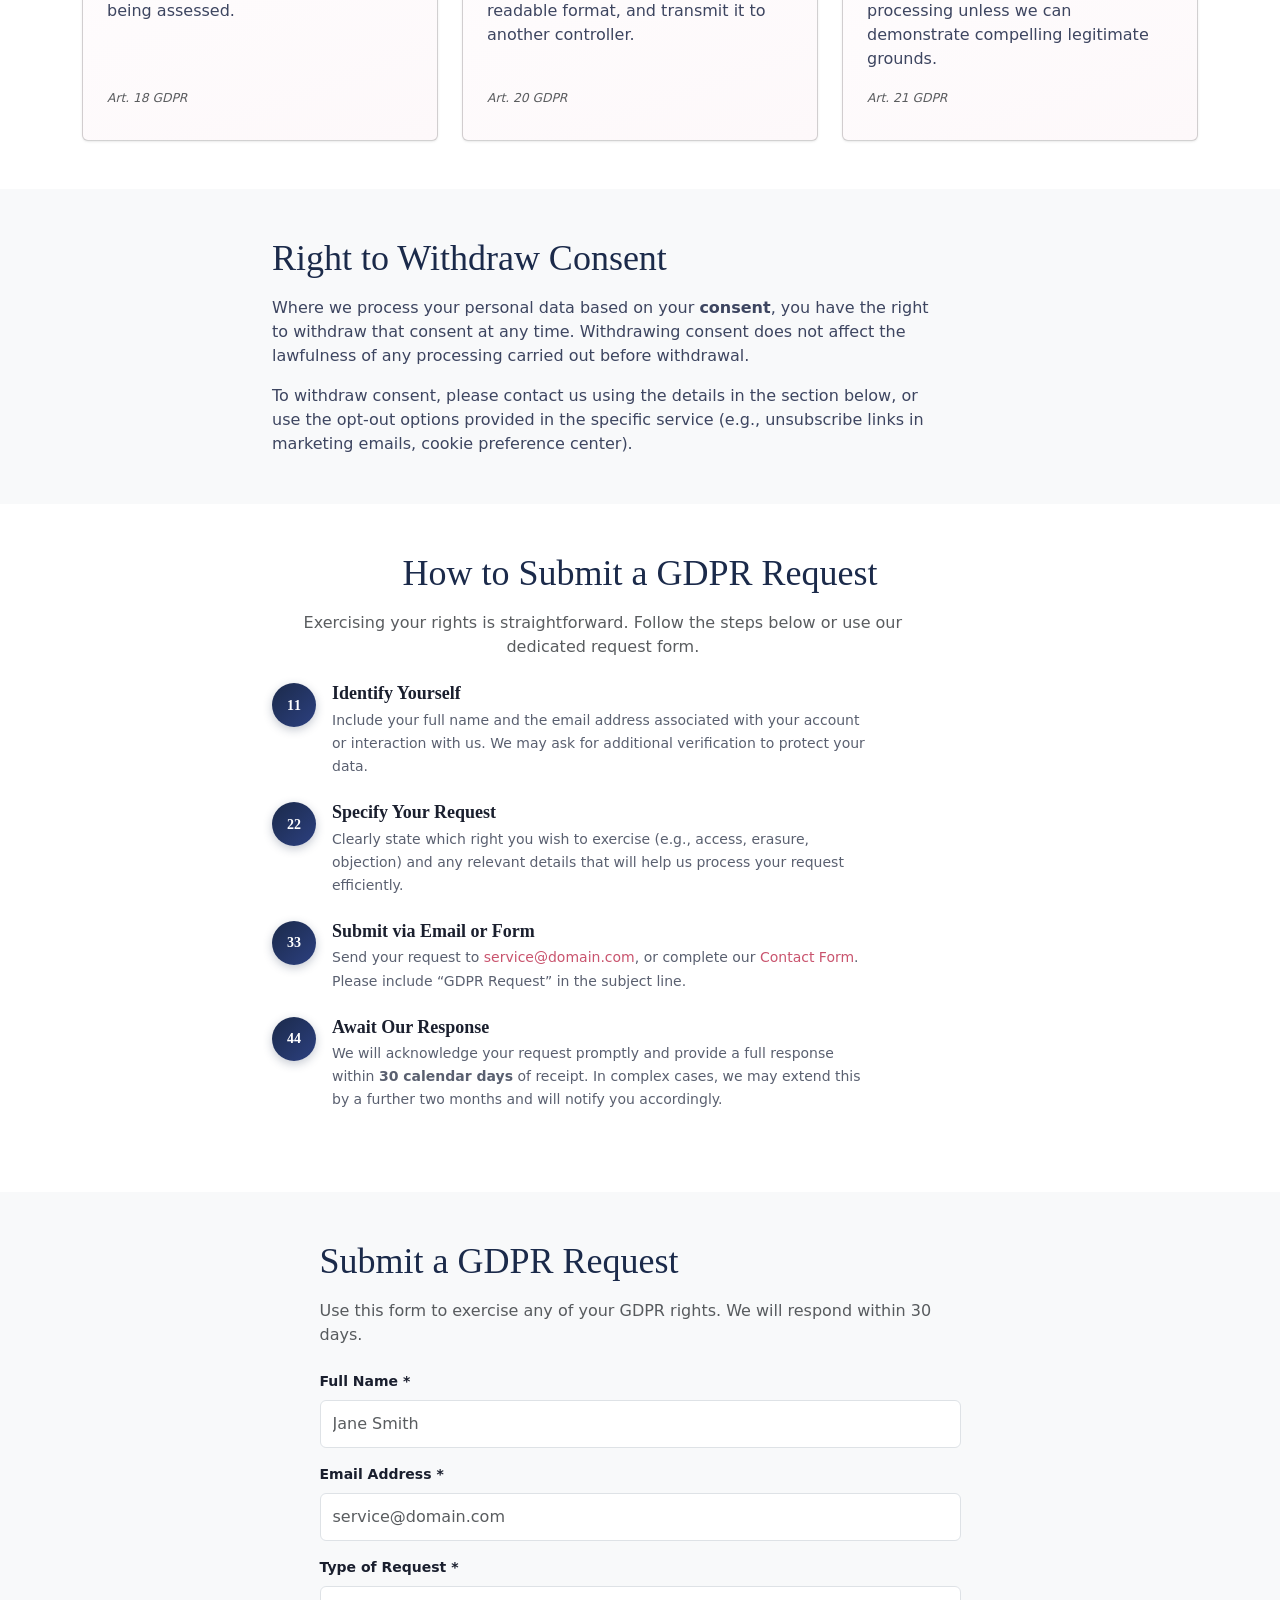
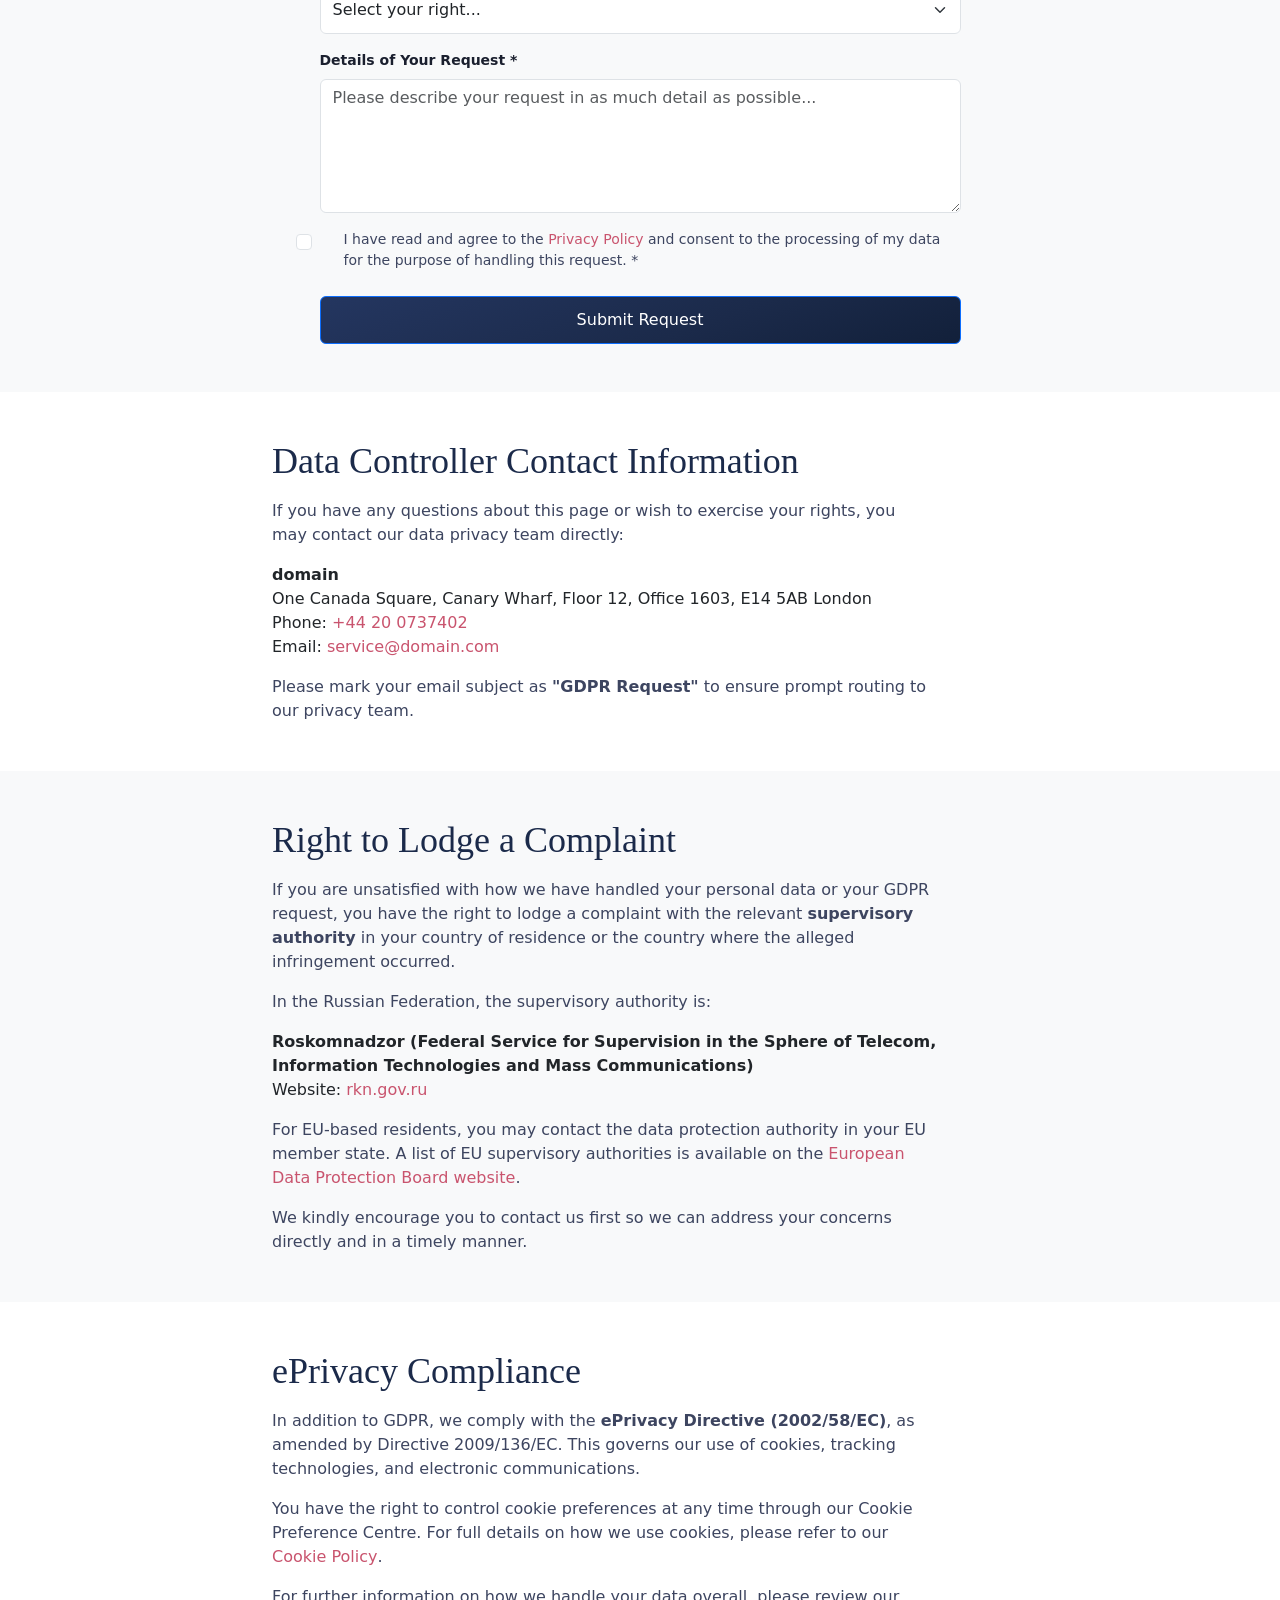
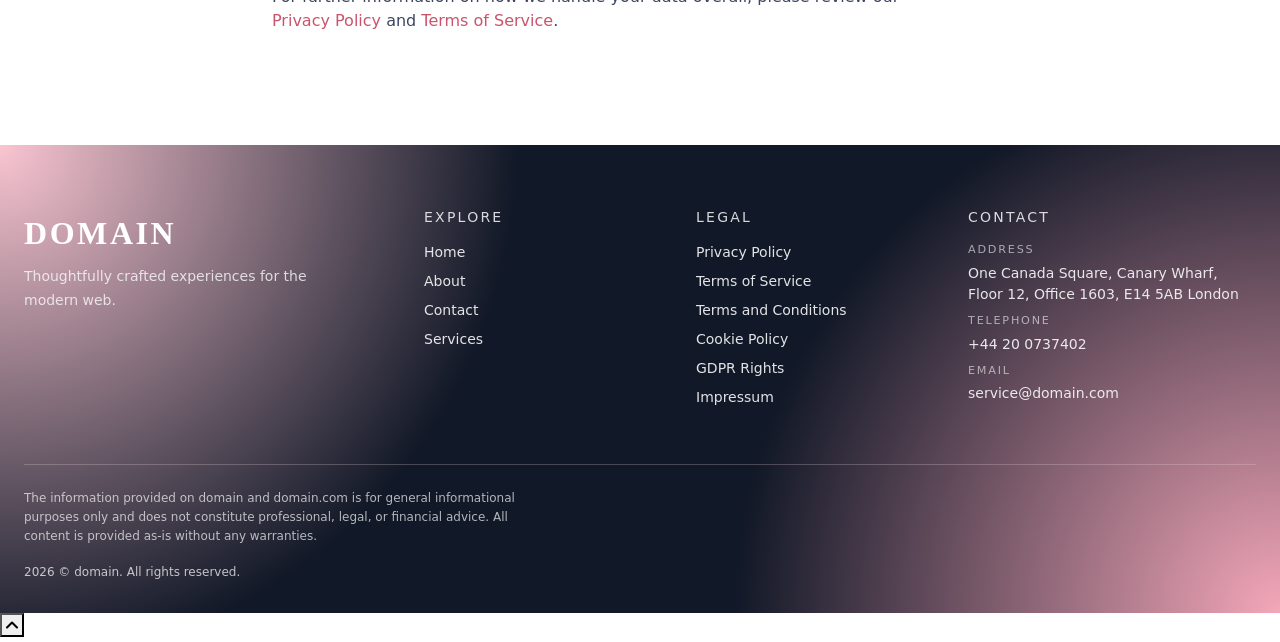
<file: gdpr-rights.html>
<!DOCTYPE html><html lang="en"><head>
<script type="application/ld+json">
{
  "@context": "https://schema.org",
  "@graph": [
    {
      "@type": "Organization",
      "@id": "https://domain.com/#org",
      "name": "domain",
      "url": "https://domain.com",
      "email": "service@domain.com",
      "telephone": "+44 20 0737402",
      "address": {
        "@type": "PostalAddress",
        "streetAddress": "One Canada Square, Canary Wharf, Floor 12, Office 1603, E14 5AB London"
      },
      "contactPoint": {
        "@type": "ContactPoint",
        "contactType": "customer support",
        "email": "service@domain.com",
        "telephone": "+44 20 0737402"
      }
    },
    {
      "@type": "WebSite",
      "@id": "https://domain.com/#website",
      "url": "https://domain.com",
      "name": "domain",
      "publisher": {
        "@id": "https://domain.com/#org"
      }
    },
    {
      "@type": "WebPage",
      "@id": "https://domain.com/gdpr-rights.html#webpage",
      "url": "https://domain.com/gdpr-rights.html",
      "name": "GDPR Rights – domain",
      "isPartOf": {
        "@id": "https://domain.com/#website"
      },
      "about": {
        "@id": "https://domain.com/#org"
      },
      "inLanguage": "en",
      "description": "Learn about your data subject rights under GDPR at domain. Access, rectification, erasure, portability, and more — all explained clearly."
    },
    {
      "@type": "BreadcrumbList",
      "@id": "https://domain.com/gdpr-rights.html#breadcrumbs",
      "itemListElement": [
        {
          "@type": "ListItem",
          "position": 1,
          "name": "Home",
          "item": "https://domain.com"
        },
        {
          "@type": "ListItem",
          "position": 2,
          "name": "Gdpr Rights.Html",
          "item": "https://domain.com/gdpr-rights.html"
        }
      ]
    }
  ]
}
</script>
  <meta charset="UTF-8">
  <meta name="viewport" content="width=device-width, initial-scale=1.0">
  <title>GDPR Rights – domain</title>
  <meta name="description" content="Learn about your data subject rights under GDPR at domain. Access, rectification, erasure, portability, and more — all explained clearly.">
  <meta name="robots" content="index, follow">
  <link rel="canonical" href="https://domain.com/gdpr-rights.html">
  <meta property="og:title" content="GDPR Rights – domain">
  <meta property="og:description" content="Understand your rights as a data subject under GDPR when shopping with domain.">
  <meta property="og:url" content="https://domain.com/gdpr-rights.html">
  <meta property="og:type" content="website">
  <meta property="og:site_name" content="domain">
  <link rel="stylesheet" href="style.css">
  <link rel="icon" type="image/png" href="/favicon.png">
  <link rel="apple-touch-icon" href="/apple-touch-icon.png">
   <link rel="stylesheet" href="https://cdn.jsdelivr.net/npm/bootstrap@5.3.3/dist/css/bootstrap.min.css" integrity="sha384-QWTKZyjpPEjISv5WaRU9OFeRpok6YctnYmDr5pNlyT2bRjXh0JMhjY6hW+ALEwIH" crossorigin="anonymous">
  <link rel="stylesheet" href="https://unpkg.com/aos@2.3.4/dist/aos.css">
<link rel="stylesheet" href="./header-footer.css">
<link rel="stylesheet" href="./consent.css">
<script src="./consent.js"></script>
</head>
 <body>
<header class="dr-header" data-dr-variant="v1">
  <div class="dr-header-inner">
    <a class="dr-logo" href="./index.html" aria-label="domain">domain</a>

    <nav class="dr-nav" aria-label="Primary navigation">
      <ul class="dr-nav-list">
        <li class="dr-nav-item"><a class="dr-nav-link" href="./index.html">Home</a></li><li class="dr-nav-item"><a class="dr-nav-link" href="./about.html">About</a></li><li class="dr-nav-item"><a class="dr-nav-link" href="./contact.html">Contact</a></li><li class="dr-nav-item"><a class="dr-nav-link" href="./services.html">Services</a></li>
      </ul>
    </nav>

    <button class="dr-burger" type="button" aria-label="Toggle menu" aria-expanded="false" aria-controls="dr-mobile-menu">
      <span></span><span></span><span></span>
    </button>
  </div>
</header>
<nav class="dr-mobile-menu" id="dr-mobile-menu" aria-label="Mobile navigation">
  <ul class="dr-mobile-nav-list">
    <li class="dr-nav-item"><a class="dr-nav-link" href="./index.html">Home</a></li><li class="dr-nav-item"><a class="dr-nav-link" href="./about.html">About</a></li><li class="dr-nav-item"><a class="dr-nav-link" href="./contact.html">Contact</a></li><li class="dr-nav-item"><a class="dr-nav-link" href="./services.html">Services</a></li>
  </ul>
</nav>

  <main id="main-content" role="main">
   <section class="c-page-hero py-4 py-md-5" aria-labelledby="gdpr-heading">
    <div class="container">
     <nav aria-label="breadcrumb">
      <ol class="breadcrumb">
       <li class="breadcrumb-item"><a href="index.html">Home</a></li>
       <li class="breadcrumb-item active" aria-current="page">GDPR Rights</li>
      </ol>
     </nav>
     <div class="row justify-content-center">
      <div class="col-12 col-lg-9 text-center" data-aos="fade-up">
       <h1 id="gdpr-heading" class="c-page-hero__title">Your GDPR Data Subject Rights</h1>
       <p class="c-page-hero__subtitle lead">At domain, we respect your privacy and are fully committed to upholding your rights under the General Data Protection Regulation (GDPR). This page explains who you are as a data subject, what rights you hold, and how to exercise them.</p>
       <p class="c-page-hero__meta text-muted"><!-- TODO: Last Updated --> Last Updated: <time id="last-updated-gdpr"></time></p>
      </div>
     </div>
    </div>
   </section>
   <section class="c-gdpr-intro py-4 py-md-5 bg-light" aria-labelledby="gdpr-intro-heading">
    <div class="container">
     <div class="row justify-content-center">
      <div class="col-12 col-lg-8" data-aos="fade-up">
       <h2 id="gdpr-intro-heading" class="c-section__title">What Is GDPR?</h2>
       <p>The General Data Protection Regulation (GDPR) is a European Union regulation that governs how organizations collect, process, store, and share personal data. It grants individuals — called <strong>data subjects</strong> — a comprehensive set of rights over their personal information.</p>
       <p>As a customer or visitor of domain (<strong>"we," "us," "our"</strong>), you are a data subject. We act as the <strong>data controller</strong> responsible for your personal data. We are also subject to the <strong>ePrivacy Directive</strong>, which governs cookie and electronic communication practices.</p>
      </div>
     </div>
    </div>
   </section>
   <section class="c-gdpr-rights py-4 py-md-5" aria-labelledby="rights-heading">
    <div class="container">
     <div class="row justify-content-center mb-4">
      <div class="col-12 col-lg-9 text-center" data-aos="fade-up">
       <h2 id="rights-heading" class="c-section__title">Your Data Subject Rights</h2>
       <p class="c-section__subtitle text-muted">You have the following rights regarding your personal data that we hold. Each right is subject to certain legal conditions and limitations.</p>
      </div>
     </div>
     <div class="row g-4">
      <div class="col-12 col-md-6 col-lg-4" data-aos="fade-up" data-aos-delay="0">
       <div class="card h-100 c-right-card">
        <div class="card-body d-flex flex-column">
         <div class="c-right-card__icon mb-3" aria-hidden="true">
          <svg xmlns="http://www.w3.org/2000/svg" width="32" height="32" viewBox="0 0 24 24" fill="none" stroke="currentColor" stroke-width="2" stroke-linecap="round" stroke-linejoin="round" role="img" aria-label="Access icon">
           <circle cx="11" cy="11" r="8"></circle> <line x1="21" y1="21" x2="16.65" y2="16.65"></line>
          </svg>
         </div>
         <h3 class="c-right-card__title card-title">Right of Access</h3>
         <p class="card-text flex-grow-1">You have the right to request a copy of the personal data we hold about you, along with information on how and why we process it. This is sometimes called a <em>Subject Access Request (SAR)</em>.</p>
         <p class="c-right-card__article text-muted mt-auto"><small>Art. 15 GDPR</small></p>
        </div>
       </div>
      </div>
      <div class="col-12 col-md-6 col-lg-4" data-aos="fade-up" data-aos-delay="100">
       <div class="card h-100 c-right-card">
        <div class="card-body d-flex flex-column">
         <div class="c-right-card__icon mb-3" aria-hidden="true">
          <svg xmlns="http://www.w3.org/2000/svg" width="32" height="32" viewBox="0 0 24 24" fill="none" stroke="currentColor" stroke-width="2" stroke-linecap="round" stroke-linejoin="round" role="img" aria-label="Edit icon">
           <path d="M11 4H4a2 2 0 0 0-2 2v14a2 2 0 0 0 2 2h14a2 2 0 0 0 2-2v-7"></path> <path d="M18.5 2.5a2.121 2.121 0 0 1 3 3L12 15l-4 1 1-4 9.5-9.5z"></path>
          </svg>
         </div>
         <h3 class="c-right-card__title card-title">Right to Rectification</h3>
         <p class="card-text flex-grow-1">If any personal data we hold about you is inaccurate or incomplete, you have the right to request that we correct or update it without undue delay.</p>
         <p class="c-right-card__article text-muted mt-auto"><small>Art. 16 GDPR</small></p>
        </div>
       </div>
      </div>
      <div class="col-12 col-md-6 col-lg-4" data-aos="fade-up" data-aos-delay="200">
       <div class="card h-100 c-right-card">
        <div class="card-body d-flex flex-column">
         <div class="c-right-card__icon mb-3" aria-hidden="true">
          <svg xmlns="http://www.w3.org/2000/svg" width="32" height="32" viewBox="0 0 24 24" fill="none" stroke="currentColor" stroke-width="2" stroke-linecap="round" stroke-linejoin="round" role="img" aria-label="Delete icon">
           <polyline points="3 6 5 6 21 6"></polyline> <path d="M19 6l-1 14a2 2 0 0 1-2 2H8a2 2 0 0 1-2-2L5 6"></path> <path d="M10 11v6"></path> <path d="M14 11v6"></path> <path d="M9 6V4a1 1 0 0 1 1-1h4a1 1 0 0 1 1 1v2"></path>
          </svg>
         </div>
         <h3 class="c-right-card__title card-title">Right to Erasure</h3>
         <p class="card-text flex-grow-1">Also known as the <em>"right to be forgotten,"</em> you may request the deletion of your personal data when it is no longer necessary for its original purpose, or where you have withdrawn consent and no other legal basis applies.</p>
         <p class="c-right-card__article text-muted mt-auto"><small>Art. 17 GDPR</small></p>
        </div>
       </div>
      </div>
      <div class="col-12 col-md-6 col-lg-4" data-aos="fade-up" data-aos-delay="0">
       <div class="card h-100 c-right-card">
        <div class="card-body d-flex flex-column">
         <div class="c-right-card__icon mb-3" aria-hidden="true">
          <svg xmlns="http://www.w3.org/2000/svg" width="32" height="32" viewBox="0 0 24 24" fill="none" stroke="currentColor" stroke-width="2" stroke-linecap="round" stroke-linejoin="round" role="img" aria-label="Restriction icon">
           <circle cx="12" cy="12" r="10"></circle> <line x1="4.93" y1="4.93" x2="19.07" y2="19.07"></line>
          </svg>
         </div>
         <h3 class="c-right-card__title card-title">Right to Restriction of Processing</h3>
         <p class="card-text flex-grow-1">You may request that we temporarily halt the processing of your personal data in certain circumstances — for example, while you contest its accuracy or while an objection is being assessed.</p>
         <p class="c-right-card__article text-muted mt-auto"><small>Art. 18 GDPR</small></p>
        </div>
       </div>
      </div>
      <div class="col-12 col-md-6 col-lg-4" data-aos="fade-up" data-aos-delay="100">
       <div class="card h-100 c-right-card">
        <div class="card-body d-flex flex-column">
         <div class="c-right-card__icon mb-3" aria-hidden="true">
          <svg xmlns="http://www.w3.org/2000/svg" width="32" height="32" viewBox="0 0 24 24" fill="none" stroke="currentColor" stroke-width="2" stroke-linecap="round" stroke-linejoin="round" role="img" aria-label="Portability icon">
           <polyline points="16 3 21 3 21 8"></polyline> <line x1="4" y1="20" x2="21" y2="3"></line> <polyline points="21 16 21 21 16 21"></polyline> <line x1="15" y1="15" x2="21" y2="21"></line>
          </svg>
         </div>
         <h3 class="c-right-card__title card-title">Right to Data Portability</h3>
         <p class="card-text flex-grow-1">Where processing is based on your consent or a contract, and carried out by automated means, you may receive your personal data in a structured, commonly used, machine-readable format, and transmit it to another controller.</p>
         <p class="c-right-card__article text-muted mt-auto"><small>Art. 20 GDPR</small></p>
        </div>
       </div>
      </div>
      <div class="col-12 col-md-6 col-lg-4" data-aos="fade-up" data-aos-delay="200">
       <div class="card h-100 c-right-card">
        <div class="card-body d-flex flex-column">
         <div class="c-right-card__icon mb-3" aria-hidden="true">
          <svg xmlns="http://www.w3.org/2000/svg" width="32" height="32" viewBox="0 0 24 24" fill="none" stroke="currentColor" stroke-width="2" stroke-linecap="round" stroke-linejoin="round" role="img" aria-label="Object icon">
           <line x1="18" y1="6" x2="6" y2="18"></line> <line x1="6" y1="6" x2="18" y2="18"></line>
          </svg>
         </div>
         <h3 class="c-right-card__title card-title">Right to Object</h3>
         <p class="card-text flex-grow-1">You have the right to object to our processing of your personal data at any time when it is based on our legitimate interests or for direct marketing purposes. We will cease processing unless we can demonstrate compelling legitimate grounds.</p>
         <p class="c-right-card__article text-muted mt-auto"><small>Art. 21 GDPR</small></p>
        </div>
       </div>
      </div>
     </div>
    </div>
   </section>
   <section class="c-gdpr-consent py-4 py-md-5 bg-light" aria-labelledby="consent-heading">
    <div class="container">
     <div class="row justify-content-center">
      <div class="col-12 col-lg-8" data-aos="fade-up">
       <h2 id="consent-heading" class="c-section__title">Right to Withdraw Consent</h2>
       <p>Where we process your personal data based on your <strong>consent</strong>, you have the right to withdraw that consent at any time. Withdrawing consent does not affect the lawfulness of any processing carried out before withdrawal.</p>
       <p>To withdraw consent, please contact us using the details in the section below, or use the opt-out options provided in the specific service (e.g., unsubscribe links in marketing emails, cookie preference center).</p>
      </div>
     </div>
    </div>
   </section>
   <section class="c-gdpr-request py-4 py-md-5" aria-labelledby="request-heading">
    <div class="container">
     <div class="row justify-content-center mb-4">
      <div class="col-12 col-lg-8 text-center" data-aos="fade-up">
       <h2 id="request-heading" class="c-section__title">How to Submit a GDPR Request</h2>
       <p class="text-muted">Exercising your rights is straightforward. Follow the steps below or use our dedicated request form.</p>
      </div>
     </div>
     <div class="row g-4 justify-content-center">
      <div class="col-12 col-lg-8" data-aos="fade-up">
       <ol class="c-gdpr-steps list-unstyled">
        <li class="c-gdpr-steps__item d-flex gap-3 mb-4"><span class="c-gdpr-steps__number" aria-hidden="true">1</span>
         <div>
          <h3 class="c-gdpr-steps__title">Identify Yourself</h3>
          <p class="c-gdpr-steps__desc">Include your full name and the email address associated with your account or interaction with us. We may ask for additional verification to protect your data.</p>
         </div></li>
        <li class="c-gdpr-steps__item d-flex gap-3 mb-4"><span class="c-gdpr-steps__number" aria-hidden="true">2</span>
         <div>
          <h3 class="c-gdpr-steps__title">Specify Your Request</h3>
          <p class="c-gdpr-steps__desc">Clearly state which right you wish to exercise (e.g., access, erasure, objection) and any relevant details that will help us process your request efficiently.</p>
         </div></li>
        <li class="c-gdpr-steps__item d-flex gap-3 mb-4"><span class="c-gdpr-steps__number" aria-hidden="true">3</span>
         <div>
          <h3 class="c-gdpr-steps__title">Submit via Email or Form</h3>
          <p class="c-gdpr-steps__desc">Send your request to <a href="mailto:service@domain.com" class="c-link">service@domain.com</a>, or complete our <a href="contact.html" class="c-link">Contact Form</a>. Please include “GDPR Request” in the subject line.</p>
         </div></li>
        <li class="c-gdpr-steps__item d-flex gap-3"><span class="c-gdpr-steps__number" aria-hidden="true">4</span>
         <div>
          <h3 class="c-gdpr-steps__title">Await Our Response</h3>
          <p class="c-gdpr-steps__desc">We will acknowledge your request promptly and provide a full response within <strong>30 calendar days</strong> of receipt. In complex cases, we may extend this by a further two months and will notify you accordingly.</p>
         </div></li>
       </ol>
      </div>
     </div>
    </div>
   </section>
   <section class="c-gdpr-form py-4 py-md-5 bg-light" aria-labelledby="gdpr-form-heading">
    <div class="container">
     <div class="row justify-content-center">
      <div class="col-12 col-lg-7" data-aos="fade-up">
       <h2 id="gdpr-form-heading" class="c-section__title">Submit a GDPR Request</h2>
       <p class="text-muted mb-4">Use this form to exercise any of your GDPR rights. We will respond within 30 days.</p>
       <form id="gdprForm" novalidate="" action="contact.html" method="POST" aria-label="GDPR Data Subject Request Form">
        <div class="mb-3">
         <label for="gdprName" class="form-label">Full Name <span aria-hidden="true">*</span></label> <input type="text" class="form-control" id="gdprName" name="fullName" autocomplete="name" required="" aria-required="true" placeholder="Jane Smith">
         <div class="invalid-feedback">Please enter your full name.</div>
        </div>
        <div class="mb-3">
         <label for="gdprEmail" class="form-label">Email Address <span aria-hidden="true">*</span></label> <input type="email" class="form-control" id="gdprEmail" name="email" autocomplete="email" required="" aria-required="true" placeholder="service@domain.com">
         <div class="invalid-feedback">Please enter a valid email address.</div>
        </div>
        <div class="mb-3">
         <label for="gdprRightType" class="form-label">Type of Request <span aria-hidden="true">*</span></label> <select class="form-select" id="gdprRightType" name="requestType" required="" aria-required="true"> <option value="" disabled="" selected="">Select your right...</option> <option value="access">Right of Access (Art. 15)</option> <option value="rectification">Right to Rectification (Art. 16)</option> <option value="erasure">Right to Erasure (Art. 17)</option> <option value="restriction">Right to Restriction (Art. 18)</option> <option value="portability">Right to Data Portability (Art. 20)</option> <option value="objection">Right to Object (Art. 21)</option> <option value="withdraw-consent">Withdraw Consent</option> <option value="other">Other / General Enquiry</option> </select>
         <div class="invalid-feedback">Please select the type of request.</div>
        </div>
        <div class="mb-3">
         <label for="gdprMessage" class="form-label">Details of Your Request <span aria-hidden="true">*</span></label> <textarea class="form-control" id="gdprMessage" name="message" rows="5" required="" aria-required="true" placeholder="Please describe your request in as much detail as possible..."></textarea>
         <div class="invalid-feedback">Please provide details about your request.</div>
        </div>
        <div class="mb-4">
         <div class="form-check">
          <input class="form-check-input" type="checkbox" id="gdprConsent" name="consent" required="" aria-required="true"> <label class="form-check-label" for="gdprConsent"> I have read and agree to the <a href="privacy.html" class="c-link">Privacy Policy</a> and consent to the processing of my data for the purpose of handling this request. <span aria-hidden="true">*</span> </label>
          <div class="invalid-feedback">You must agree to our Privacy Policy to proceed.</div>
         </div>
        </div>
        <button type="submit" class="btn btn-primary w-100 w-md-auto" aria-label="Submit GDPR Request">Submit Request</button>
       </form>
      </div>
     </div>
    </div>
   </section>
   <section class="c-gdpr-contact py-4 py-md-5" aria-labelledby="contact-dpo-heading">
    <div class="container">
     <div class="row justify-content-center">
      <div class="col-12 col-lg-8" data-aos="fade-up">
       <h2 id="contact-dpo-heading" class="c-section__title">Data Controller Contact Information</h2>
       <p>If you have any questions about this page or wish to exercise your rights, you may contact our data privacy team directly:</p>
       <address class="c-gdpr-contact__address"><strong>domain</strong>
        <br>
        One Canada Square, Canary Wharf, Floor 12, Office 1603, E14 5AB London
        <br>
        Phone: <a href="tel:+44 20 0737402" class="c-link">+44 20 0737402</a>
        <br>
        Email: <a href="mailto:service@domain.com" class="c-link">service@domain.com</a></address>
       <p class="mt-3">Please mark your email subject as <strong>"GDPR Request"</strong> to ensure prompt routing to our privacy team.</p>
      </div>
     </div>
    </div>
   </section>
   <section class="c-gdpr-supervisory py-4 py-md-5 bg-light" aria-labelledby="supervisory-heading">
    <div class="container">
     <div class="row justify-content-center">
      <div class="col-12 col-lg-8" data-aos="fade-up">
       <h2 id="supervisory-heading" class="c-section__title">Right to Lodge a Complaint</h2>
       <p>If you are unsatisfied with how we have handled your personal data or your GDPR request, you have the right to lodge a complaint with the relevant <strong>supervisory authority</strong> in your country of residence or the country where the alleged infringement occurred.</p>
       <p>In the Russian Federation, the supervisory authority is:</p>
       <address class="c-gdpr-supervisory__authority"><strong>Roskomnadzor (Federal Service for Supervision in the Sphere of Telecom, Information Technologies and Mass Communications)</strong>
        <br>
        Website: <a href="https://rkn.gov.ru" target="_blank" rel="noopener noreferrer" class="c-link">rkn.gov.ru</a></address>
       <p class="mt-3">For EU-based residents, you may contact the data protection authority in your EU member state. A list of EU supervisory authorities is available on the <a href="https://edpb.europa.eu/about-edpb/about-edpb/members_en" target="_blank" rel="noopener noreferrer" class="c-link">European Data Protection Board website</a>.</p>
       <p>We kindly encourage you to contact us first so we can address your concerns directly and in a timely manner.</p>
      </div>
     </div>
    </div>
   </section>
   <section class="c-gdpr-eprivacy py-4 py-md-5" aria-labelledby="eprivacy-heading">
    <div class="container">
     <div class="row justify-content-center">
      <div class="col-12 col-lg-8" data-aos="fade-up">
       <h2 id="eprivacy-heading" class="c-section__title">ePrivacy Compliance</h2>
       <p>In addition to GDPR, we comply with the <strong>ePrivacy Directive (2002/58/EC)</strong>, as amended by Directive 2009/136/EC. This governs our use of cookies, tracking technologies, and electronic communications.</p>
       <p>You have the right to control cookie preferences at any time through our Cookie Preference Centre. For full details on how we use cookies, please refer to our <a href="cookie_policy.html" class="c-link">Cookie Policy</a>.</p>
       <p>For further information on how we handle your data overall, please review our <a href="privacy.html" class="c-link">Privacy Policy</a> and <a href="terms_of_services.html" class="c-link">Terms of Service</a>.</p>
      </div>
     </div>
    </div>
   </section>
  </main>
  <footer class="dr-footer" aria-label="Site footer">
  <div class="dr-footer-inner">
    <div class="dr-footer-top">
      <div class="dr-footer-brand-block">
        <div class="dr-footer-logo" aria-label="domain">domain</div>
        <p class="dr-footer-tagline">Thoughtfully crafted experiences for the modern web.</p>
      </div>
      <nav class="dr-footer-nav" aria-label="Main navigation">
        <h2 class="dr-footer-heading">Explore</h2>
        <ul class="dr-footer-nav-list">
          <li class="dr-footer-nav-item"><a class="dr-footer-nav-link" href="./index.html">Home</a></li>
          <li class="dr-footer-nav-item"><a class="dr-footer-nav-link" href="./about.html">About</a></li>
          <li class="dr-footer-nav-item"><a class="dr-footer-nav-link" href="./contact.html">Contact</a></li>
          <li class="dr-footer-nav-item"><a class="dr-footer-nav-link" href="./services.html">Services</a></li>
        </ul>
      </nav>
      <nav class="dr-footer-legal" aria-label="Legal links">
        <h2 class="dr-footer-heading">Legal</h2>
        <ul class="dr-footer-legal-list">
          <li class="dr-footer-legal-item"><a class="dr-footer-legal-link" href="./privacy.html">Privacy Policy</a></li>
          <li class="dr-footer-legal-item"><a class="dr-footer-legal-link" href="./terms_of_services.html">Terms of Service</a></li>
          <li class="dr-footer-legal-item"><a class="dr-footer-legal-link" href="./terms_and_conditions.html">Terms and Conditions</a></li>
          <li class="dr-footer-legal-item"><a class="dr-footer-legal-link" href="./cookie_policy.html">Cookie Policy</a></li>
          <li class="dr-footer-legal-item"><a class="dr-footer-legal-link" href="./gdpr-rights.html">GDPR Rights</a></li>
          <li class="dr-footer-legal-item"><a class="dr-footer-legal-link" href="./impressum.html">Impressum</a></li>
        </ul>
      </nav>
      <div class="dr-footer-contact" aria-label="Contact information">
        <h2 class="dr-footer-heading">Contact</h2>
        <ul class="dr-footer-contact-list">
          <li class="dr-footer-contact-item">
            <span class="dr-footer-contact-label">Address</span>
            <span class="dr-footer-contact-value">One Canada Square, Canary Wharf, Floor 12, Office 1603, E14 5AB London</span>
          </li>
          <li class="dr-footer-contact-item">
            <span class="dr-footer-contact-label">Telephone</span>
            <a class="dr-footer-contact-link" href="tel:+44 20 0737402">+44 20 0737402</a>
          </li>
          <li class="dr-footer-contact-item">
            <span class="dr-footer-contact-label">Email</span>
            <a class="dr-footer-contact-link" href="mailto:service@domain.com">service@domain.com</a>
          </li>
        </ul>
      </div>
    </div>
    <div class="dr-footer-bottom">
      <p class="dr-footer-disclaimer">The information provided on domain and domain.com is for general informational purposes only and does not constitute professional, legal, or financial advice. All content is provided as-is without any warranties.</p>
      <div class="dr-footer-bottom-meta">
        <p class="dr-footer-meta"><span class="dr-year"></span> © domain. All rights reserved.</p>
      </div>
    </div>
  </div>
</footer>
  
 
  
  

<script src="script.js" defer=""></script>
<script src="https://unpkg.com/aos@2.3.4/dist/aos.js"></script>
<script>
if (typeof AOS !== "undefined" && !window.__AOS_INITIALIZED__) {
  AOS.init({ once: true, duration: 700, easing: "ease-out-cubic" });
  window.__AOS_INITIALIZED__ = true;
}
</script>
<script src="./header-footer.js"></script>
</body></html>
</file>
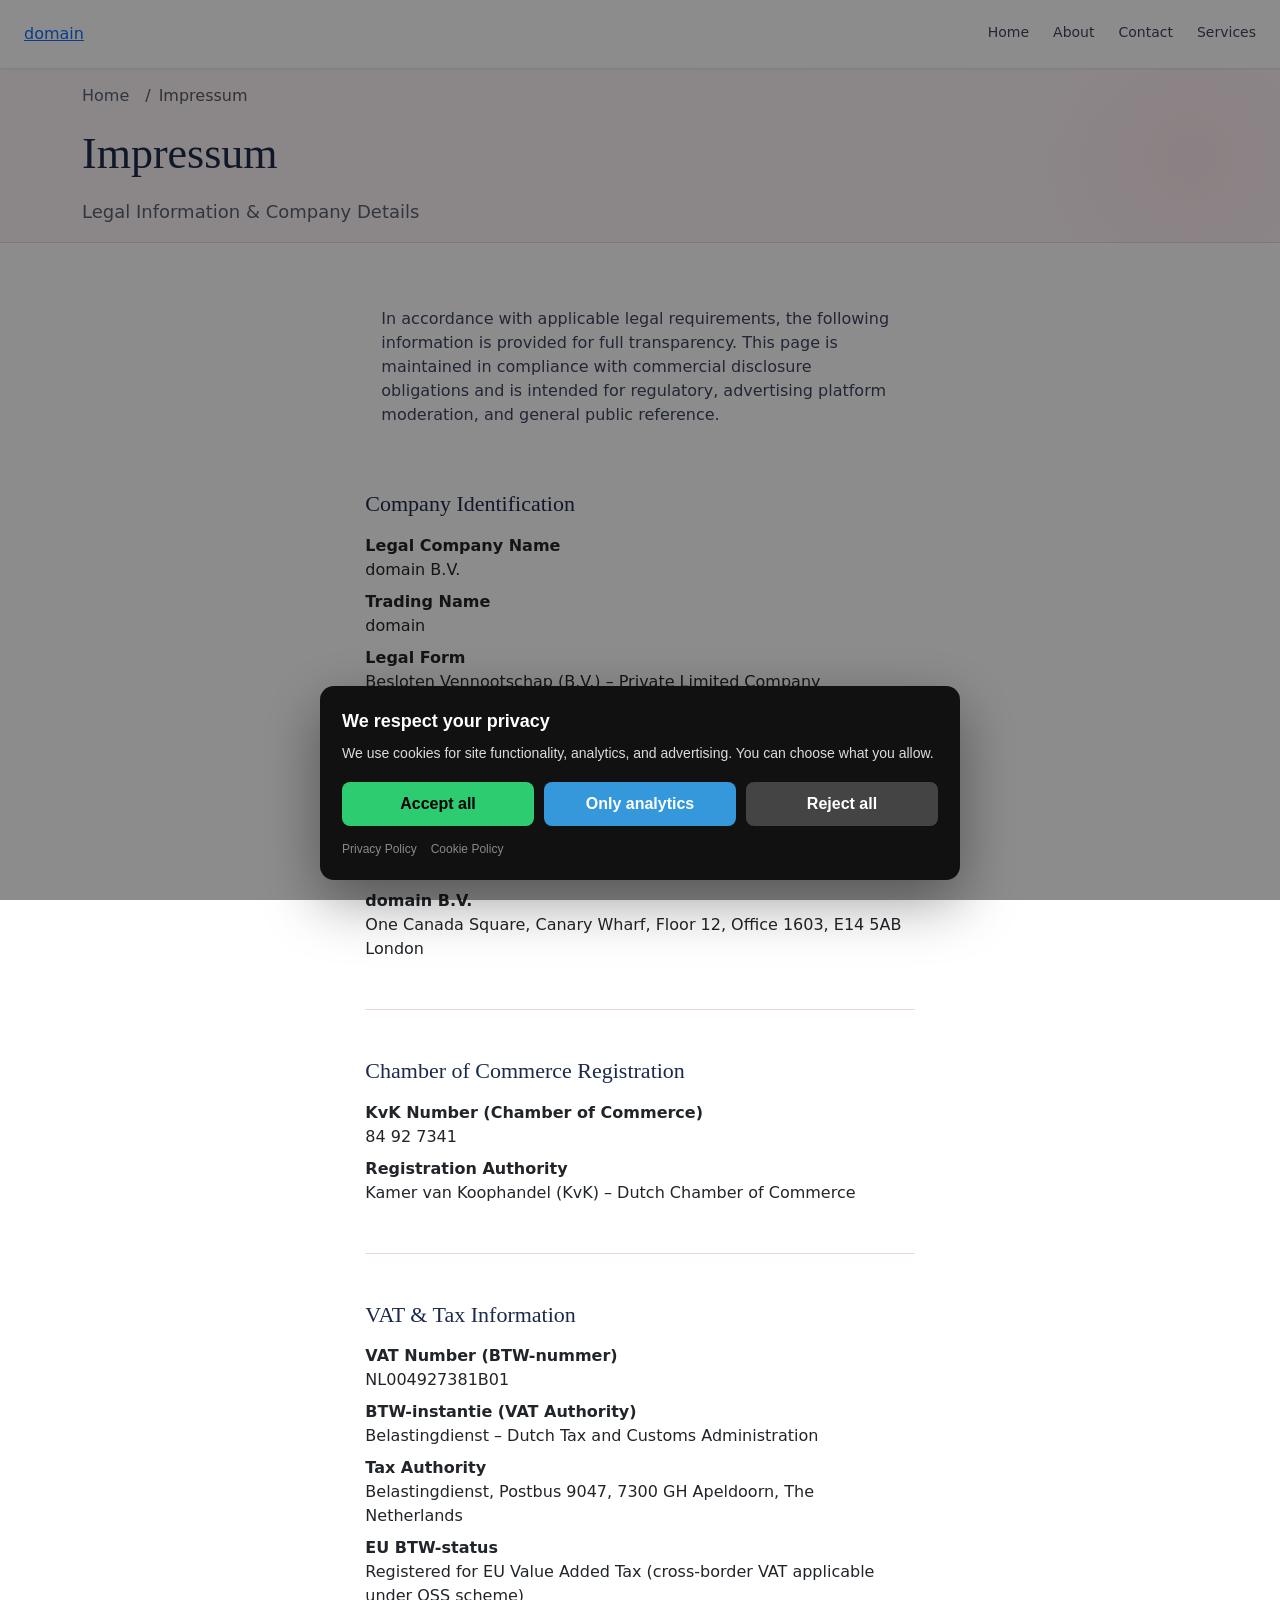
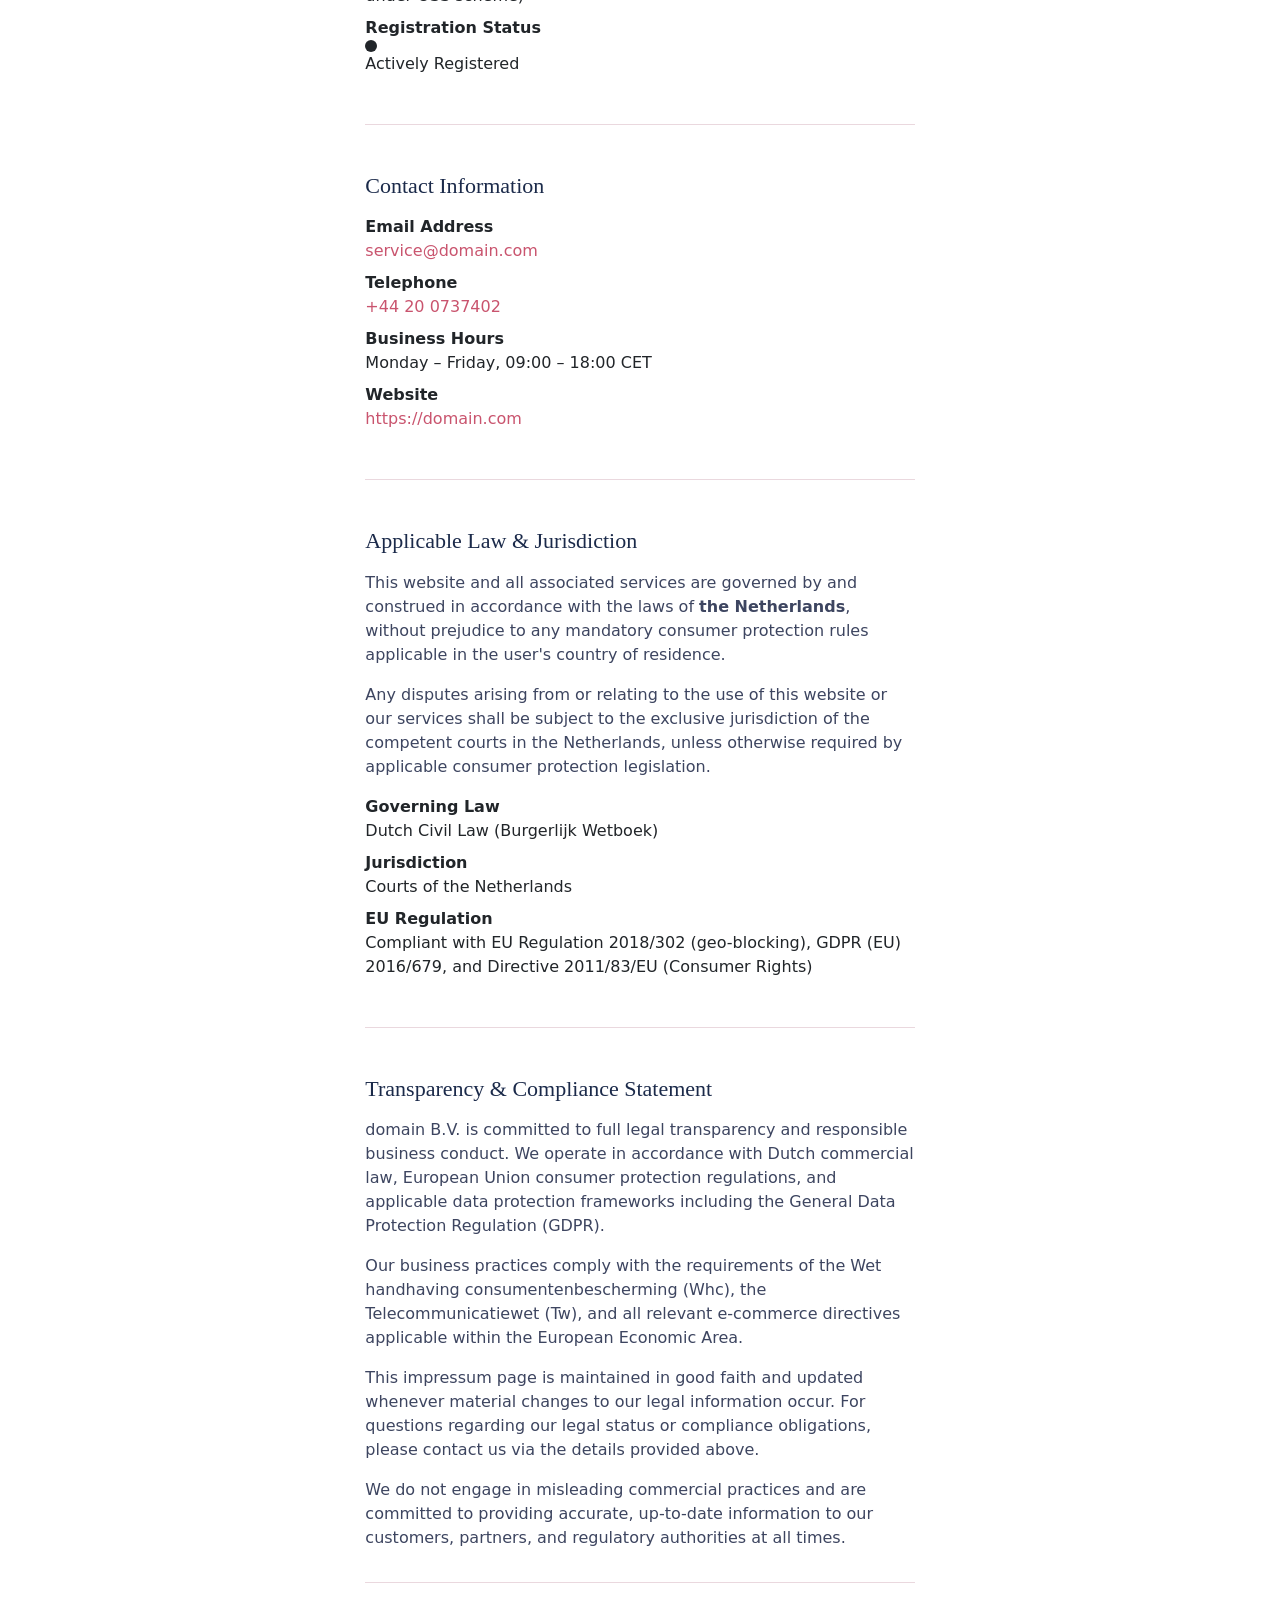
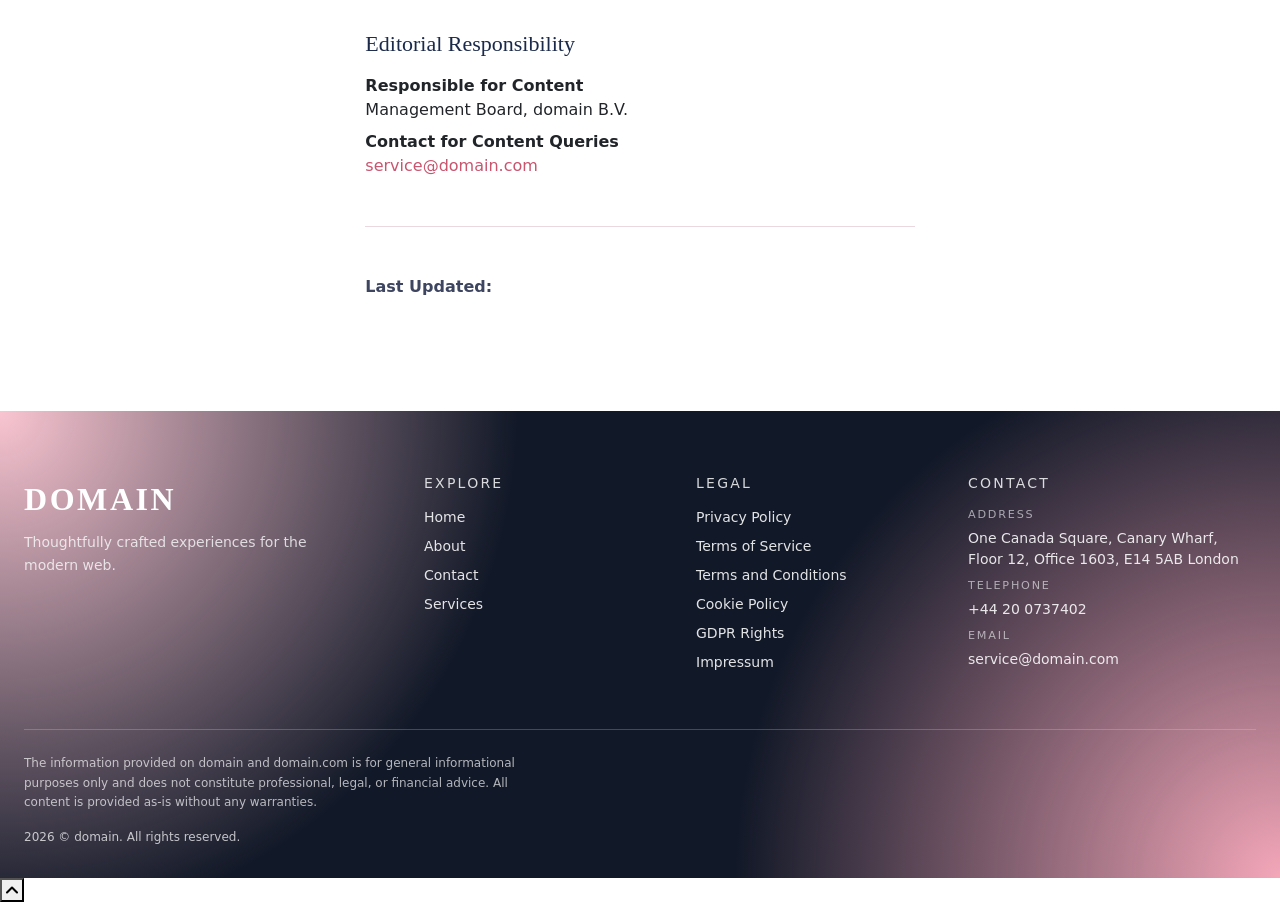
<file: impressum.html>
<!DOCTYPE html><html lang="en"><head>
<script type="application/ld+json">
{
  "@context": "https://schema.org",
  "@graph": [
    {
      "@type": "Organization",
      "@id": "https://domain.com/#org",
      "name": "domain",
      "url": "https://domain.com",
      "email": "service@domain.com",
      "telephone": "+44 20 0737402",
      "address": {
        "@type": "PostalAddress",
        "streetAddress": "One Canada Square, Canary Wharf, Floor 12, Office 1603, E14 5AB London"
      },
      "contactPoint": {
        "@type": "ContactPoint",
        "contactType": "customer support",
        "email": "service@domain.com",
        "telephone": "+44 20 0737402"
      }
    },
    {
      "@type": "WebSite",
      "@id": "https://domain.com/#website",
      "url": "https://domain.com",
      "name": "domain",
      "publisher": {
        "@id": "https://domain.com/#org"
      }
    },
    {
      "@type": "WebPage",
      "@id": "https://domain.com/impressum.html#webpage",
      "url": "https://domain.com/impressum.html",
      "name": "Impressum | domain – Legal Information",
      "isPartOf": {
        "@id": "https://domain.com/#website"
      },
      "about": {
        "@id": "https://domain.com/#org"
      },
      "inLanguage": "en",
      "description": "Legal information and company details for domain, your premium lingerie boutique. Registered company data, VAT information, and contact details."
    },
    {
      "@type": "BreadcrumbList",
      "@id": "https://domain.com/impressum.html#breadcrumbs",
      "itemListElement": [
        {
          "@type": "ListItem",
          "position": 1,
          "name": "Home",
          "item": "https://domain.com"
        },
        {
          "@type": "ListItem",
          "position": 2,
          "name": "Impressum.Html",
          "item": "https://domain.com/impressum.html"
        }
      ]
    }
  ]
}
</script>
  <meta charset="UTF-8">
  <meta name="viewport" content="width=device-width, initial-scale=1.0">
  <title>Impressum | domain – Legal Information</title>
  <meta name="description" content="Legal information and company details for domain, your premium lingerie boutique. Registered company data, VAT information, and contact details.">
  <meta name="robots" content="noindex, follow">
  <meta property="og:title" content="Impressum | domain">
  <meta property="og:description" content="Legal information and company details for domain lingerie boutique.">
  <meta property="og:type" content="website">
  <meta property="og:url" content="https://domain.com/impressum.html">
  <link rel="canonical" href="https://domain.com/impressum.html">
  <link rel="stylesheet" href="style.css">
  <link rel="icon" type="image/png" href="/favicon.png">
  <link rel="apple-touch-icon" href="/apple-touch-icon.png">
   <link rel="stylesheet" href="https://cdn.jsdelivr.net/npm/bootstrap@5.3.3/dist/css/bootstrap.min.css" integrity="sha384-QWTKZyjpPEjISv5WaRU9OFeRpok6YctnYmDr5pNlyT2bRjXh0JMhjY6hW+ALEwIH" crossorigin="anonymous">
  <link rel="stylesheet" href="https://unpkg.com/aos@2.3.4/dist/aos.css">
<link rel="stylesheet" href="./header-footer.css">
<link rel="stylesheet" href="./consent.css">
<script src="./consent.js"></script>
</head>
 <body>
<header class="dr-header" data-dr-variant="v1">
  <div class="dr-header-inner">
    <a class="dr-logo" href="./index.html" aria-label="domain">domain</a>

    <nav class="dr-nav" aria-label="Primary navigation">
      <ul class="dr-nav-list">
        <li class="dr-nav-item"><a class="dr-nav-link" href="./index.html">Home</a></li><li class="dr-nav-item"><a class="dr-nav-link" href="./about.html">About</a></li><li class="dr-nav-item"><a class="dr-nav-link" href="./contact.html">Contact</a></li><li class="dr-nav-item"><a class="dr-nav-link" href="./services.html">Services</a></li>
      </ul>
    </nav>

    <button class="dr-burger" type="button" aria-label="Toggle menu" aria-expanded="false" aria-controls="dr-mobile-menu">
      <span></span><span></span><span></span>
    </button>
  </div>
</header>
<nav class="dr-mobile-menu" id="dr-mobile-menu" aria-label="Mobile navigation">
  <ul class="dr-mobile-nav-list">
    <li class="dr-nav-item"><a class="dr-nav-link" href="./index.html">Home</a></li><li class="dr-nav-item"><a class="dr-nav-link" href="./about.html">About</a></li><li class="dr-nav-item"><a class="dr-nav-link" href="./contact.html">Contact</a></li><li class="dr-nav-item"><a class="dr-nav-link" href="./services.html">Services</a></li>
  </ul>
</nav>

  <main id="main-content" role="main">
   <section class="py-4 py-md-3 c-page-hero c-page-hero--legal" aria-label="Page header">
    <div class="container">
     <nav aria-label="breadcrumb">
      <ol class="breadcrumb">
       <li class="breadcrumb-item"><a href="index.html">Home</a></li>
       <li class="breadcrumb-item active" aria-current="page">Impressum</li>
      </ol>
     </nav>
     <h1 class="c-page-hero__title">Impressum</h1>
     <p class="c-page-hero__subtitle">Legal Information &amp; Company Details</p>
    </div>
   </section>
   <section class="py-4 py-md-5 c-legal-content" aria-label="Legal details">
    <div class="container">
     <div class="row justify-content-center">
      <div class="col-12 col-lg-9 col-xl-8">
       <div class="c-legal-notice mb-4 p-3" role="note" aria-label="Transparency notice">
        <p class="mb-0">In accordance with applicable legal requirements, the following information is provided for full transparency. This page is maintained in compliance with commercial disclosure obligations and is intended for regulatory, advertising platform moderation, and general public reference.</p>
       </div>
       <article class="c-legal-section" data-aos="fade-up" data-aos-delay="0">
        <h2 class="c-legal-section__heading">Company Identification</h2>
        <div class="c-legal-section__body">
         <dl class="c-definition-list">
          <div class="c-definition-list__row">
           <dt class="c-definition-list__term">Legal Company Name</dt>
           <dd class="c-definition-list__desc">domain B.V.</dd>
          </div>
          <div class="c-definition-list__row">
           <dt class="c-definition-list__term">Trading Name</dt>
           <dd class="c-definition-list__desc">domain</dd>
          </div>
          <div class="c-definition-list__row">
           <dt class="c-definition-list__term">Legal Form</dt>
           <dd class="c-definition-list__desc">Besloten Vennootschap (B.V.) – Private Limited Company</dd>
          </div>
          <div class="c-definition-list__row">
           <dt class="c-definition-list__term">Country of Registration</dt>
           <dd class="c-definition-list__desc">The Netherlands (Nederland)</dd>
          </div>
         </dl>
        </div>
       </article>
       <article class="c-legal-section" data-aos="fade-up" data-aos-delay="100">
        <h2 class="c-legal-section__heading">Registered Office</h2>
        <div class="c-legal-section__body">
         <address class="c-address"><strong>domain B.V.</strong>
          <br>
          One Canada Square, Canary Wharf, Floor 12, Office 1603, E14 5AB London</address>
        </div>
       </article>
       <article class="c-legal-section" data-aos="fade-up" data-aos-delay="150">
        <h2 class="c-legal-section__heading">Chamber of Commerce Registration</h2>
        <div class="c-legal-section__body">
         <dl class="c-definition-list">
          <div class="c-definition-list__row">
           <dt class="c-definition-list__term">KvK Number (Chamber of Commerce)</dt>
           <dd class="c-definition-list__desc">84 92 7341</dd>
          </div>
          <div class="c-definition-list__row">
           <dt class="c-definition-list__term">Registration Authority</dt>
           <dd class="c-definition-list__desc">Kamer van Koophandel (KvK) – Dutch Chamber of Commerce</dd>
          </div>
         </dl>
        </div>
       </article>
       <article class="c-legal-section" data-aos="fade-up" data-aos-delay="200">
        <h2 class="c-legal-section__heading">VAT &amp; Tax Information</h2>
        <div class="c-legal-section__body">
         <dl class="c-definition-list">
          <div class="c-definition-list__row">
           <dt class="c-definition-list__term">VAT Number (BTW-nummer)</dt>
           <dd class="c-definition-list__desc">NL004927381B01</dd>
          </div>
          <div class="c-definition-list__row">
           <dt class="c-definition-list__term">BTW-instantie (VAT Authority)</dt>
           <dd class="c-definition-list__desc">Belastingdienst – Dutch Tax and Customs Administration</dd>
          </div>
          <div class="c-definition-list__row">
           <dt class="c-definition-list__term">Tax Authority</dt>
           <dd class="c-definition-list__desc">Belastingdienst, Postbus 9047, 7300 GH Apeldoorn, The Netherlands</dd>
          </div>
          <div class="c-definition-list__row">
           <dt class="c-definition-list__term">EU BTW-status</dt>
           <dd class="c-definition-list__desc">Registered for EU Value Added Tax (cross-border VAT applicable under OSS scheme)</dd>
          </div>
          <div class="c-definition-list__row">
           <dt class="c-definition-list__term">Registration Status</dt>
           <dd class="c-definition-list__desc">
            <span class="c-status-badge c-status-badge--active" role="status" aria-label="Active registration status"> 
             <svg xmlns="http://www.w3.org/2000/svg" width="12" height="12" viewBox="0 0 12 12" aria-hidden="true" focusable="false">
              <circle cx="6" cy="6" r="6" fill="currentColor"></circle>
             </svg> Actively Registered 
            </span>
           </dd>
          </div>
         </dl>
        </div>
       </article>
       <article class="c-legal-section" data-aos="fade-up" data-aos-delay="250">
        <h2 class="c-legal-section__heading">Contact Information</h2>
        <div class="c-legal-section__body">
         <dl class="c-definition-list">
          <div class="c-definition-list__row">
           <dt class="c-definition-list__term">Email Address</dt>
           <dd class="c-definition-list__desc">
            <a href="mailto:service@domain.com" class="c-link">service@domain.com</a>
           </dd>
          </div>
          <div class="c-definition-list__row">
           <dt class="c-definition-list__term">Telephone</dt>
           <dd class="c-definition-list__desc">
            <a href="tel:+44 20 0737402" class="c-link">+44 20 0737402</a>
           </dd>
          </div>
          <div class="c-definition-list__row">
           <dt class="c-definition-list__term">Business Hours</dt>
           <dd class="c-definition-list__desc">Monday – Friday, 09:00 – 18:00 CET</dd>
          </div>
          <div class="c-definition-list__row">
           <dt class="c-definition-list__term">Website</dt>
           <dd class="c-definition-list__desc">
            <a href="https://domain.com" class="c-link">https://domain.com</a>
           </dd>
          </div>
         </dl>
        </div>
       </article>
       <article class="c-legal-section" data-aos="fade-up" data-aos-delay="300">
        <h2 class="c-legal-section__heading">Applicable Law &amp; Jurisdiction</h2>
        <div class="c-legal-section__body">
         <p>This website and all associated services are governed by and construed in accordance with the laws of <strong>the Netherlands</strong>, without prejudice to any mandatory consumer protection rules applicable in the user's country of residence.</p>
         <p>Any disputes arising from or relating to the use of this website or our services shall be subject to the exclusive jurisdiction of the competent courts in the Netherlands, unless otherwise required by applicable consumer protection legislation.</p>
         <dl class="c-definition-list">
          <div class="c-definition-list__row">
           <dt class="c-definition-list__term">Governing Law</dt>
           <dd class="c-definition-list__desc">Dutch Civil Law (Burgerlijk Wetboek)</dd>
          </div>
          <div class="c-definition-list__row">
           <dt class="c-definition-list__term">Jurisdiction</dt>
           <dd class="c-definition-list__desc">Courts of the Netherlands</dd>
          </div>
          <div class="c-definition-list__row">
           <dt class="c-definition-list__term">EU Regulation</dt>
           <dd class="c-definition-list__desc">Compliant with EU Regulation 2018/302 (geo-blocking), GDPR (EU) 2016/679, and Directive 2011/83/EU (Consumer Rights)</dd>
          </div>
         </dl>
        </div>
       </article>
       <article class="c-legal-section" data-aos="fade-up" data-aos-delay="350">
        <h2 class="c-legal-section__heading">Transparency &amp; Compliance Statement</h2>
        <div class="c-legal-section__body">
         <p>domain B.V. is committed to full legal transparency and responsible business conduct. We operate in accordance with Dutch commercial law, European Union consumer protection regulations, and applicable data protection frameworks including the General Data Protection Regulation (GDPR).</p>
         <p>Our business practices comply with the requirements of the Wet handhaving consumentenbescherming (Whc), the Telecommunicatiewet (Tw), and all relevant e-commerce directives applicable within the European Economic Area.</p>
         <p>This impressum page is maintained in good faith and updated whenever material changes to our legal information occur. For questions regarding our legal status or compliance obligations, please contact us via the details provided above.</p>
         <p>We do not engage in misleading commercial practices and are committed to providing accurate, up-to-date information to our customers, partners, and regulatory authorities at all times.</p>
        </div>
       </article>
       <article class="c-legal-section" data-aos="fade-up" data-aos-delay="400">
        <h2 class="c-legal-section__heading">Editorial Responsibility</h2>
        <div class="c-legal-section__body">
         <dl class="c-definition-list">
          <div class="c-definition-list__row">
           <dt class="c-definition-list__term">Responsible for Content</dt>
           <dd class="c-definition-list__desc">Management Board, domain B.V.</dd>
          </div>
          <div class="c-definition-list__row">
           <dt class="c-definition-list__term">Contact for Content Queries</dt>
           <dd class="c-definition-list__desc">
            <a href="mailto:service@domain.com" class="c-link">service@domain.com</a>
           </dd>
          </div>
         </dl>
        </div>
       </article>
       <div class="c-legal-updated" aria-label="Last updated date" data-aos="fade-up" data-aos-delay="450">
        <!-- TODO: Last Updated -->
        <p class="mb-0"><strong>Last Updated:</strong> <span id="lastUpdatedDate"></span></p>
       </div>
      </div>
     </div>
    </div>
   </section>
  </main>
  <footer class="dr-footer" aria-label="Site footer">
  <div class="dr-footer-inner">
    <div class="dr-footer-top">
      <div class="dr-footer-brand-block">
        <div class="dr-footer-logo" aria-label="domain">domain</div>
        <p class="dr-footer-tagline">Thoughtfully crafted experiences for the modern web.</p>
      </div>
      <nav class="dr-footer-nav" aria-label="Main navigation">
        <h2 class="dr-footer-heading">Explore</h2>
        <ul class="dr-footer-nav-list">
          <li class="dr-footer-nav-item"><a class="dr-footer-nav-link" href="./index.html">Home</a></li>
          <li class="dr-footer-nav-item"><a class="dr-footer-nav-link" href="./about.html">About</a></li>
          <li class="dr-footer-nav-item"><a class="dr-footer-nav-link" href="./contact.html">Contact</a></li>
          <li class="dr-footer-nav-item"><a class="dr-footer-nav-link" href="./services.html">Services</a></li>
        </ul>
      </nav>
      <nav class="dr-footer-legal" aria-label="Legal links">
        <h2 class="dr-footer-heading">Legal</h2>
        <ul class="dr-footer-legal-list">
          <li class="dr-footer-legal-item"><a class="dr-footer-legal-link" href="./privacy.html">Privacy Policy</a></li>
          <li class="dr-footer-legal-item"><a class="dr-footer-legal-link" href="./terms_of_services.html">Terms of Service</a></li>
          <li class="dr-footer-legal-item"><a class="dr-footer-legal-link" href="./terms_and_conditions.html">Terms and Conditions</a></li>
          <li class="dr-footer-legal-item"><a class="dr-footer-legal-link" href="./cookie_policy.html">Cookie Policy</a></li>
          <li class="dr-footer-legal-item"><a class="dr-footer-legal-link" href="./gdpr-rights.html">GDPR Rights</a></li>
          <li class="dr-footer-legal-item"><a class="dr-footer-legal-link" href="./impressum.html">Impressum</a></li>
        </ul>
      </nav>
      <div class="dr-footer-contact" aria-label="Contact information">
        <h2 class="dr-footer-heading">Contact</h2>
        <ul class="dr-footer-contact-list">
          <li class="dr-footer-contact-item">
            <span class="dr-footer-contact-label">Address</span>
            <span class="dr-footer-contact-value">One Canada Square, Canary Wharf, Floor 12, Office 1603, E14 5AB London</span>
          </li>
          <li class="dr-footer-contact-item">
            <span class="dr-footer-contact-label">Telephone</span>
            <a class="dr-footer-contact-link" href="tel:+44 20 0737402">+44 20 0737402</a>
          </li>
          <li class="dr-footer-contact-item">
            <span class="dr-footer-contact-label">Email</span>
            <a class="dr-footer-contact-link" href="mailto:service@domain.com">service@domain.com</a>
          </li>
        </ul>
      </div>
    </div>
    <div class="dr-footer-bottom">
      <p class="dr-footer-disclaimer">The information provided on domain and domain.com is for general informational purposes only and does not constitute professional, legal, or financial advice. All content is provided as-is without any warranties.</p>
      <div class="dr-footer-bottom-meta">
        <p class="dr-footer-meta"><span class="dr-year"></span> © domain. All rights reserved.</p>
      </div>
    </div>
  </div>
</footer>
  
 
  
  

<script src="script.js" defer=""></script>
<script src="https://unpkg.com/aos@2.3.4/dist/aos.js"></script>
<script>
if (typeof AOS !== "undefined" && !window.__AOS_INITIALIZED__) {
  AOS.init({ once: true, duration: 700, easing: "ease-out-cubic" });
  window.__AOS_INITIALIZED__ = true;
}
</script>
<script src="./header-footer.js"></script>
</body></html>
</file>
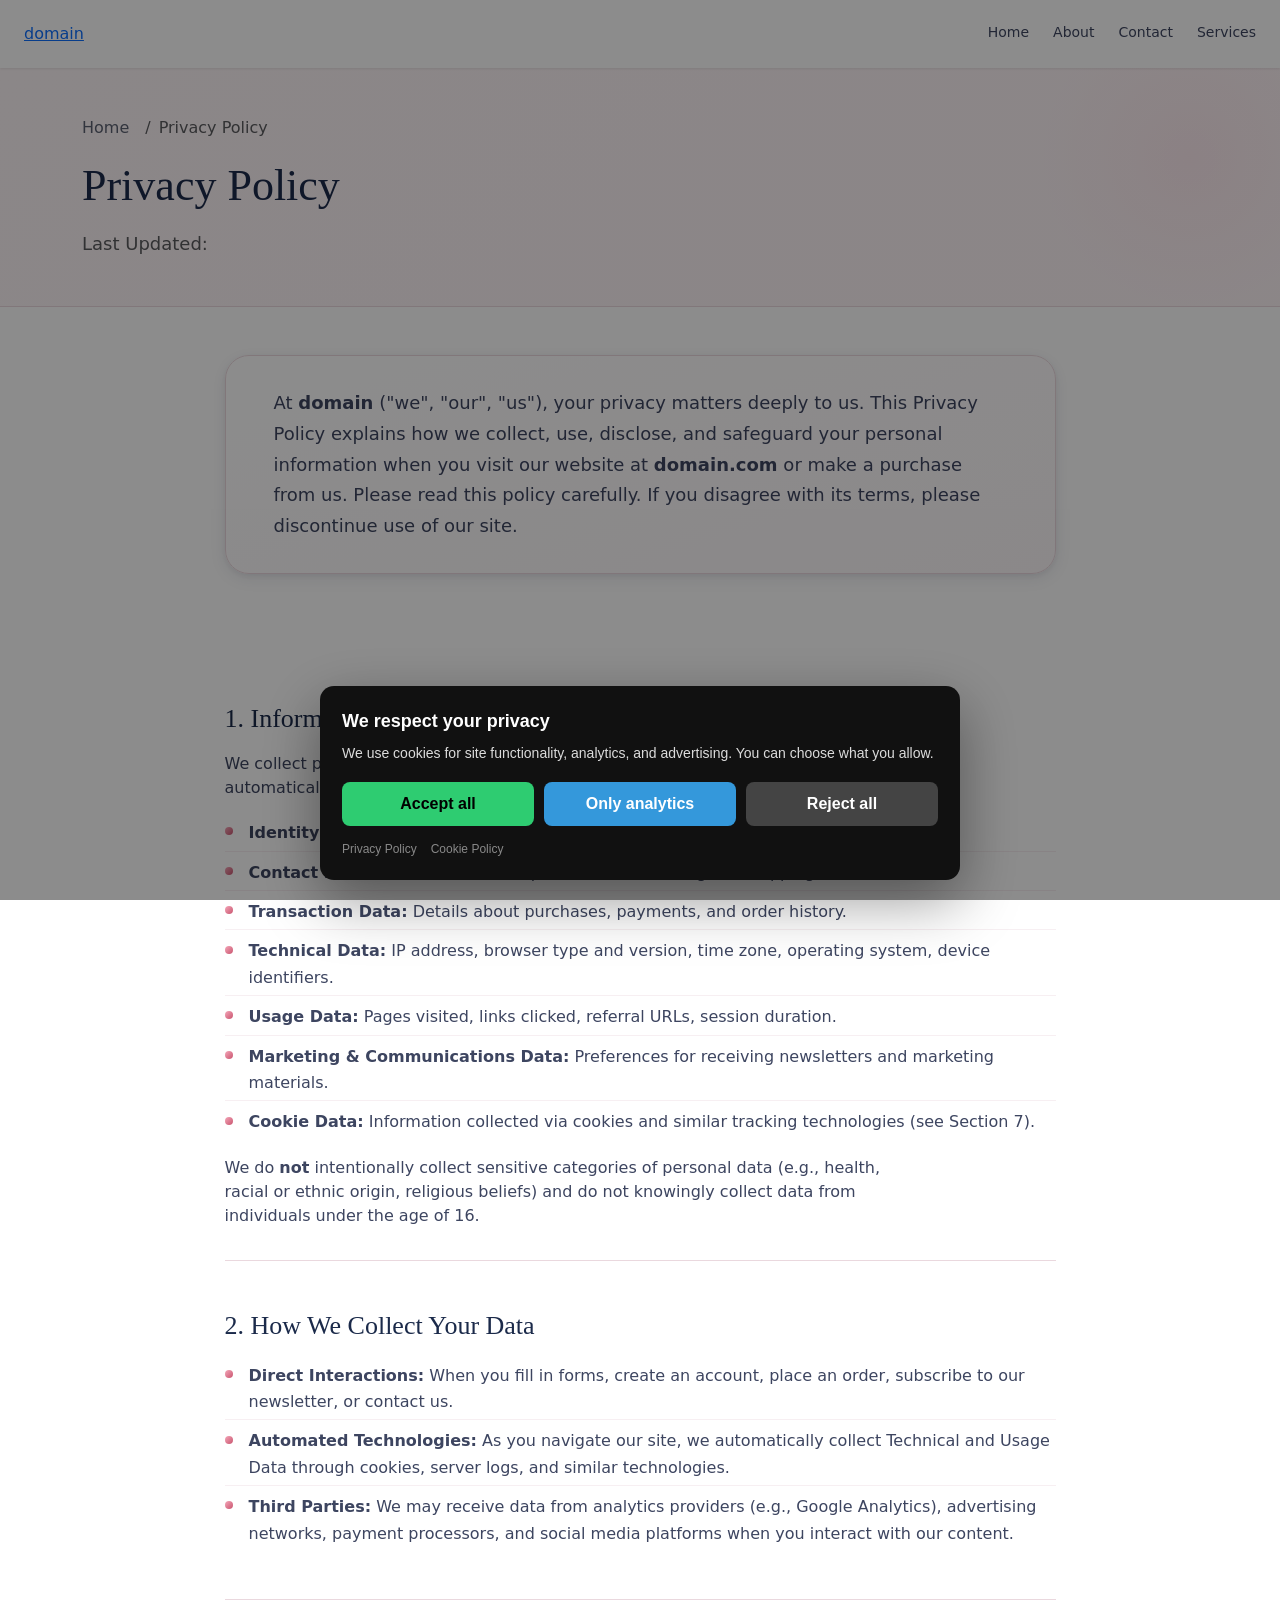
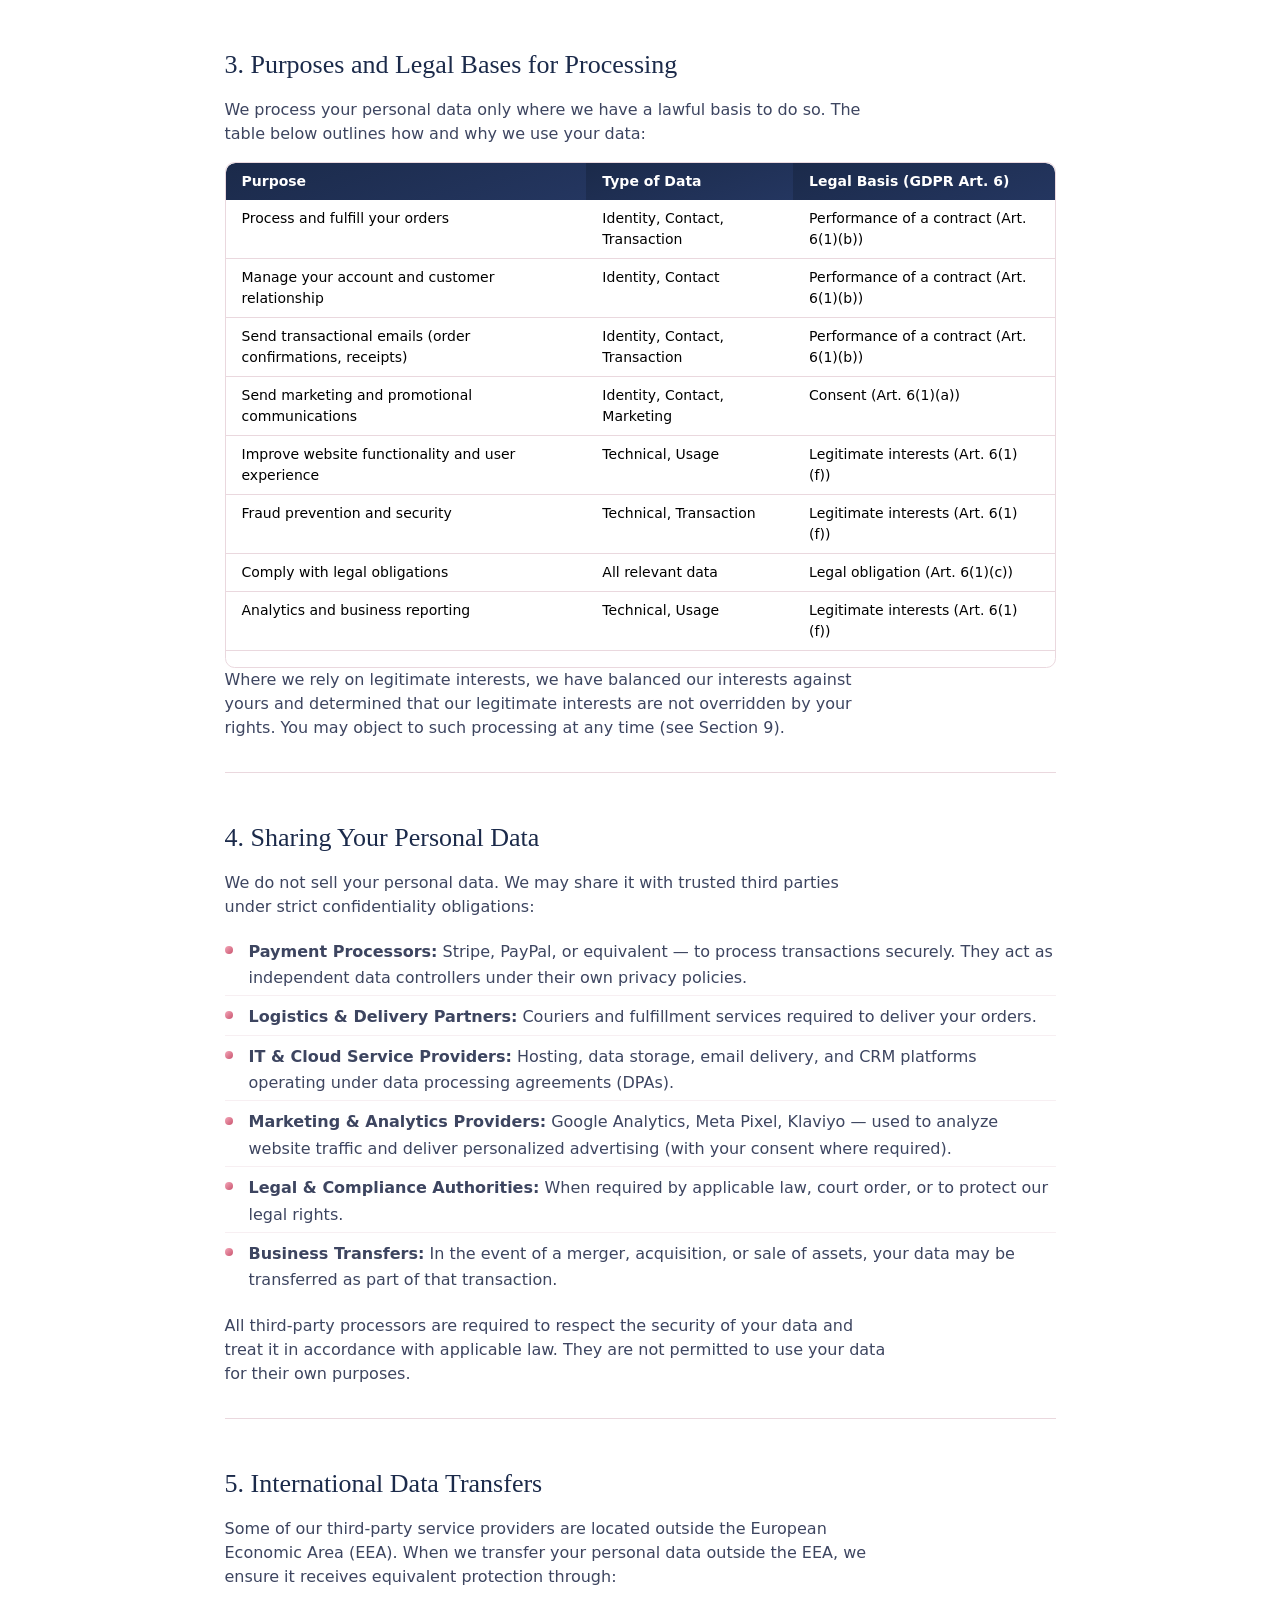
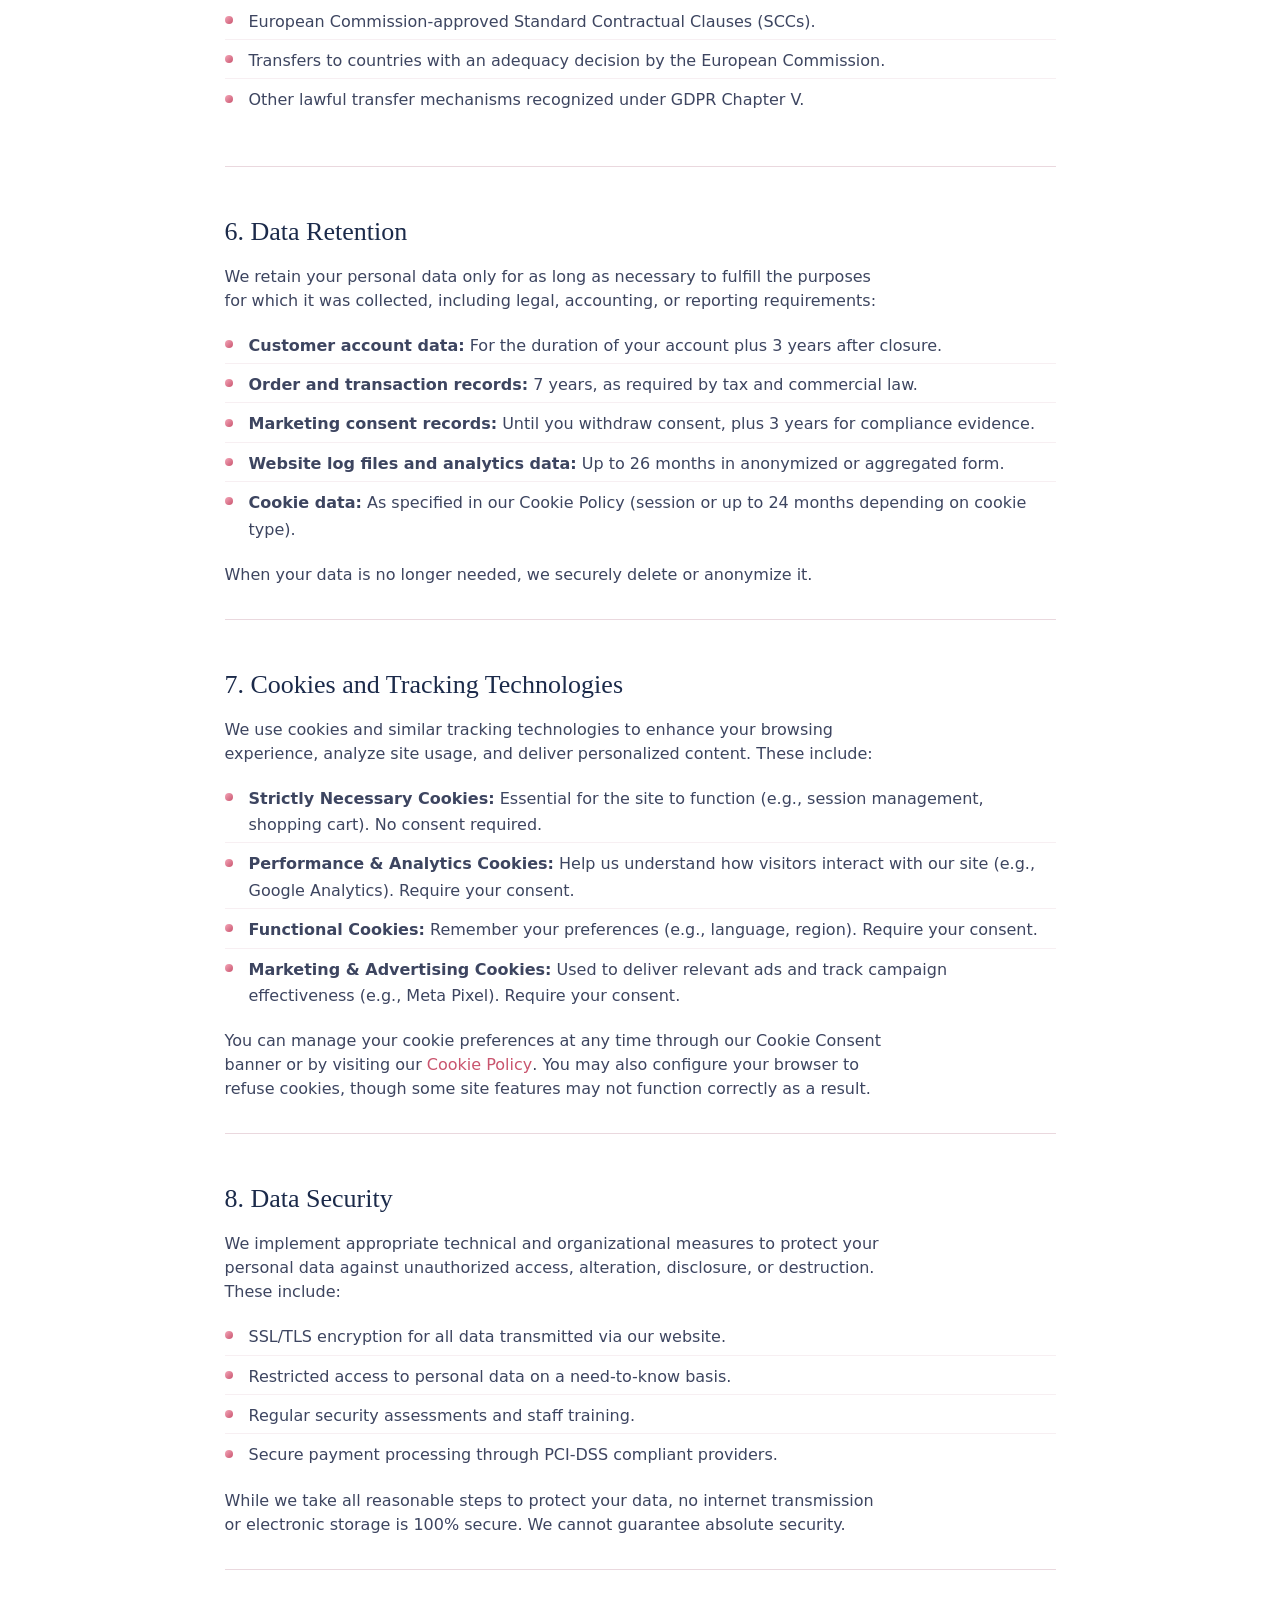
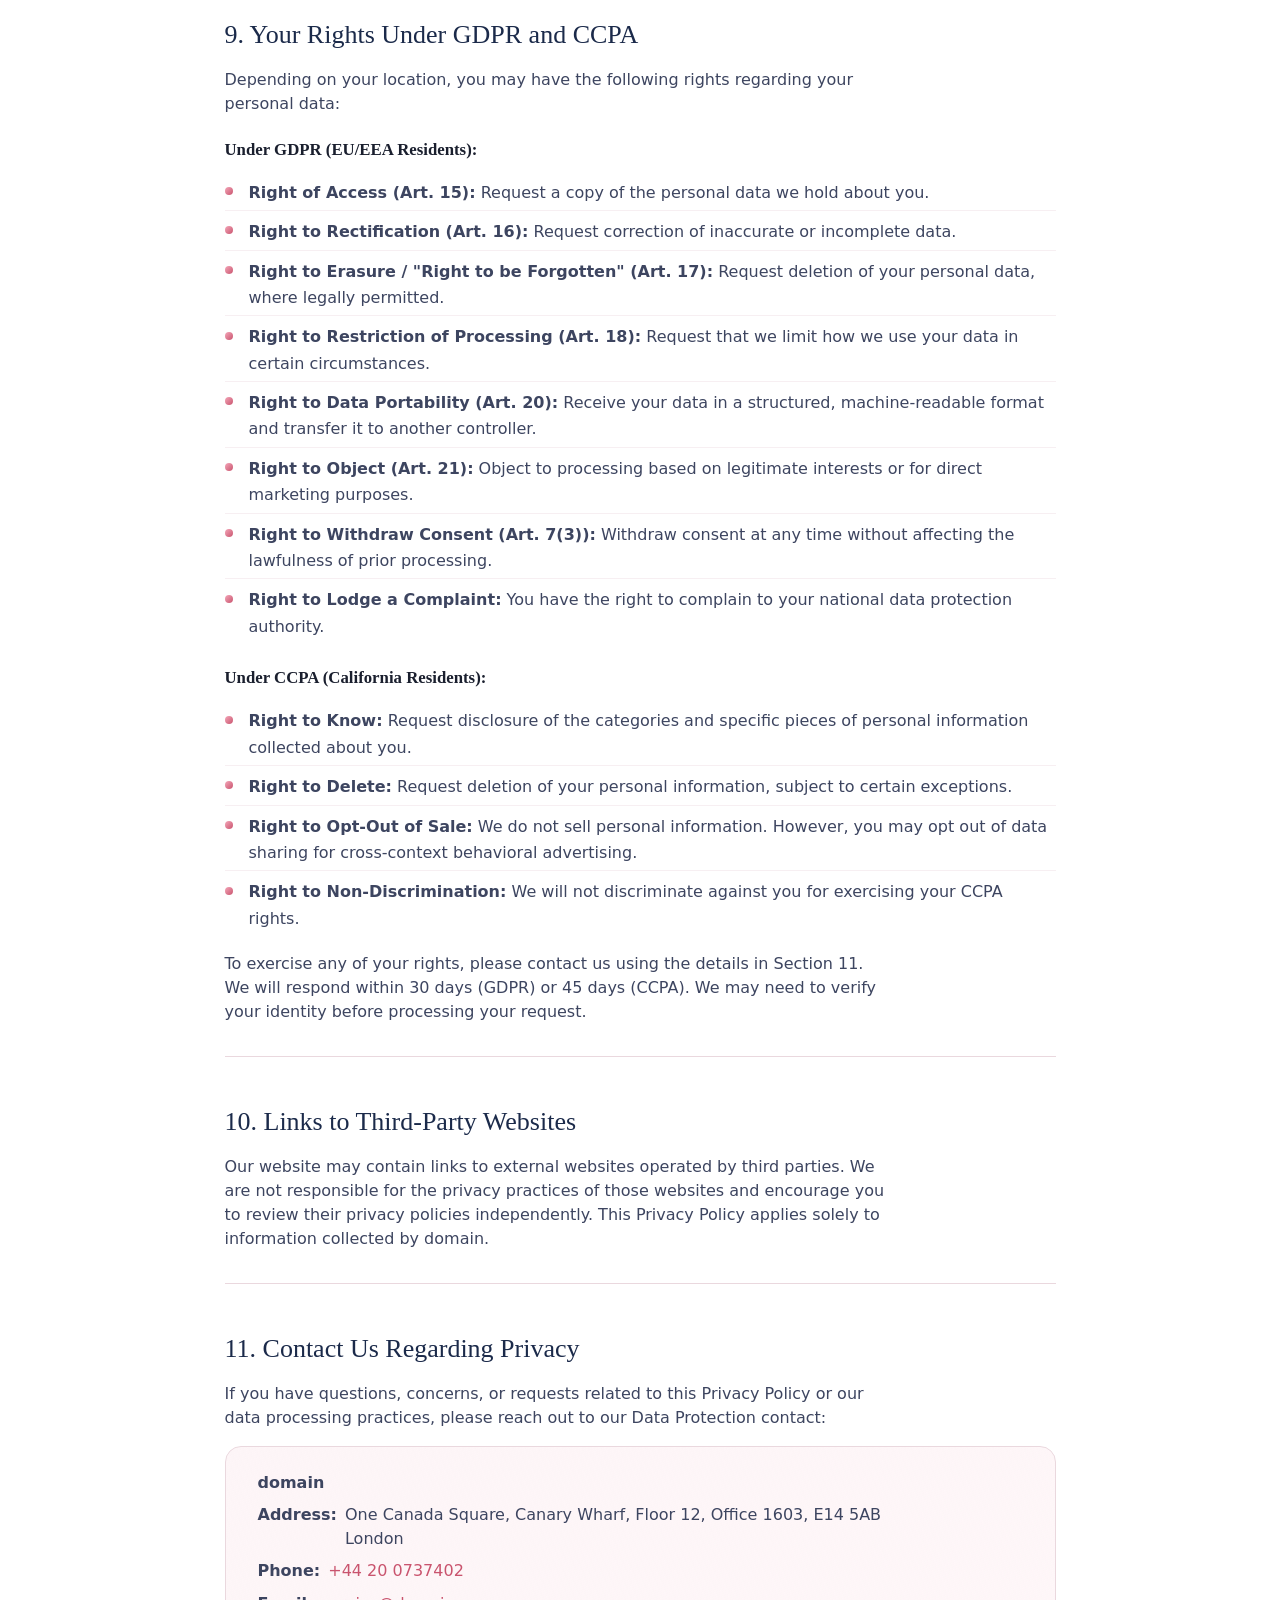
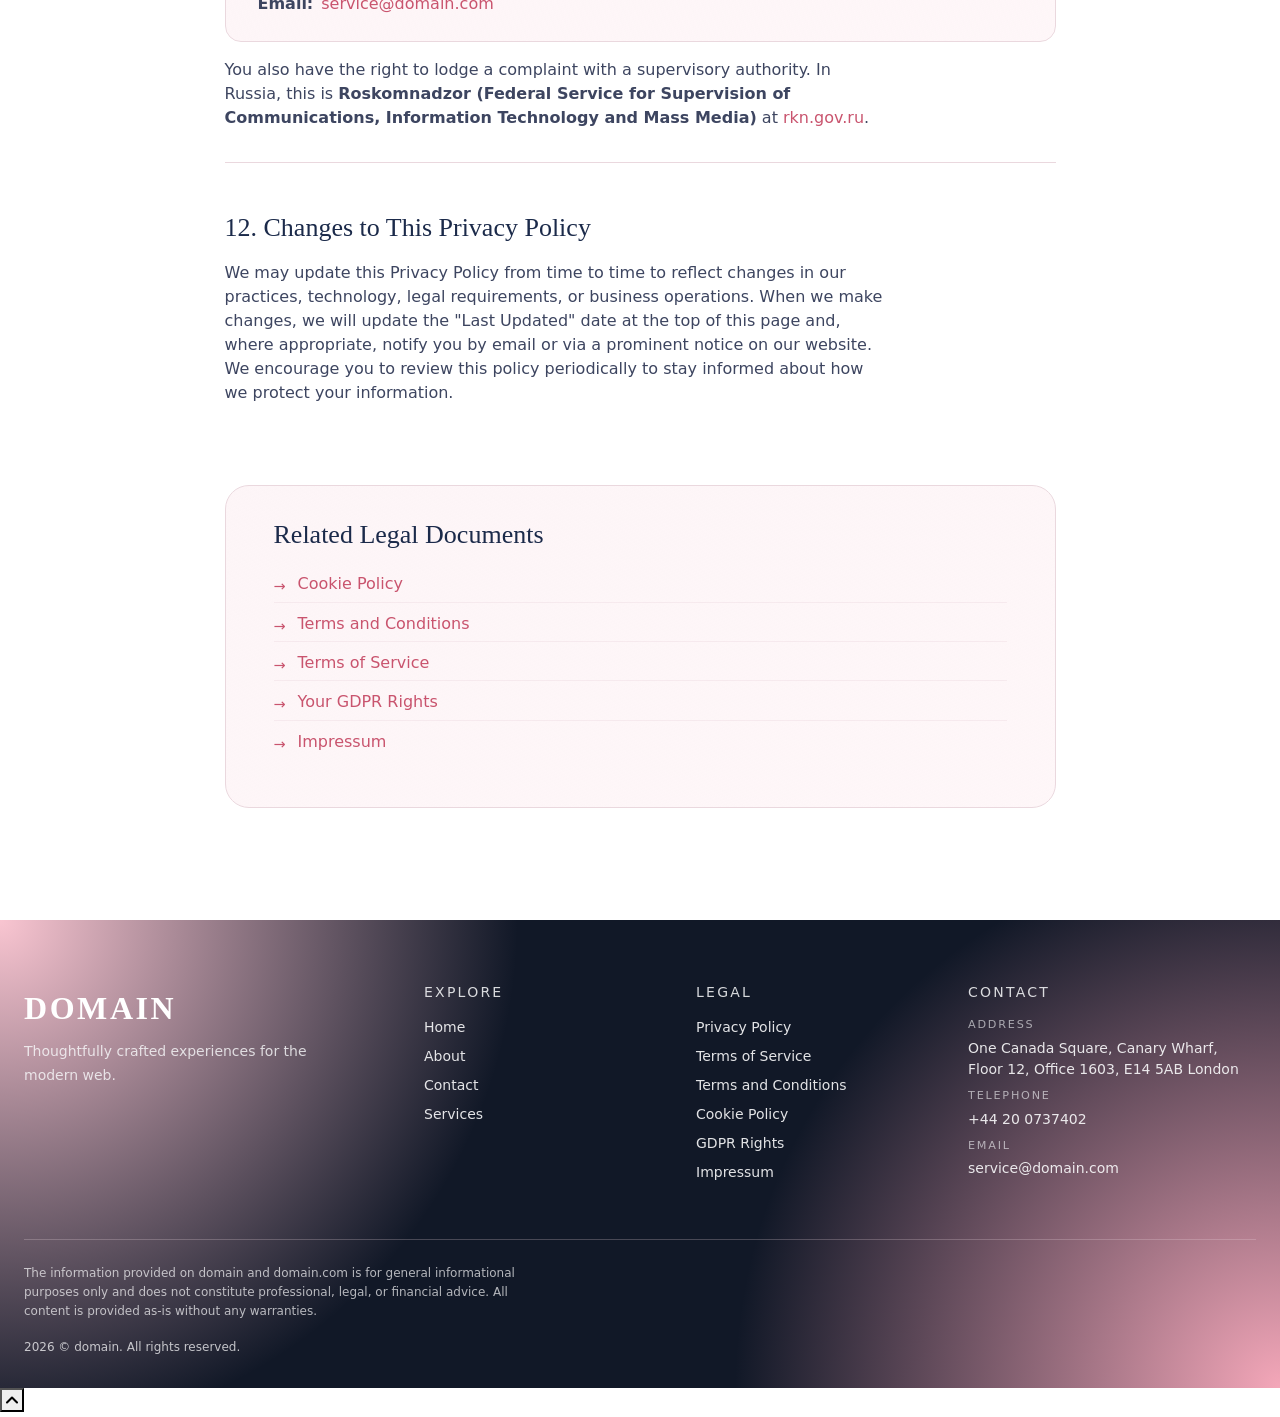
<file: privacy.html>
<!DOCTYPE html><html lang="en"><head>
<script type="application/ld+json">
{
  "@context": "https://schema.org",
  "@graph": [
    {
      "@type": "Organization",
      "@id": "https://domain.com/#org",
      "name": "domain",
      "url": "https://domain.com",
      "email": "service@domain.com",
      "telephone": "+44 20 0737402",
      "address": {
        "@type": "PostalAddress",
        "streetAddress": "One Canada Square, Canary Wharf, Floor 12, Office 1603, E14 5AB London"
      },
      "contactPoint": {
        "@type": "ContactPoint",
        "contactType": "customer support",
        "email": "service@domain.com",
        "telephone": "+44 20 0737402"
      }
    },
    {
      "@type": "WebSite",
      "@id": "https://domain.com/#website",
      "url": "https://domain.com",
      "name": "domain",
      "publisher": {
        "@id": "https://domain.com/#org"
      }
    },
    {
      "@type": "WebPage",
      "@id": "https://domain.com/privacy.html#webpage",
      "url": "https://domain.com/privacy.html",
      "name": "Privacy Policy | domain",
      "isPartOf": {
        "@id": "https://domain.com/#website"
      },
      "about": {
        "@id": "https://domain.com/#org"
      },
      "inLanguage": "en",
      "description": "Learn how domain collects, uses, and protects your personal data. Our Privacy Policy covers GDPR, CCPA compliance and your rights."
    },
    {
      "@type": "BreadcrumbList",
      "@id": "https://domain.com/privacy.html#breadcrumbs",
      "itemListElement": [
        {
          "@type": "ListItem",
          "position": 1,
          "name": "Home",
          "item": "https://domain.com"
        },
        {
          "@type": "ListItem",
          "position": 2,
          "name": "Privacy.Html",
          "item": "https://domain.com/privacy.html"
        }
      ]
    }
  ]
}
</script>
  <meta charset="UTF-8">
  <meta name="viewport" content="width=device-width, initial-scale=1.0">
  <title>Privacy Policy | domain</title>
  <meta name="description" content="Learn how domain collects, uses, and protects your personal data. Our Privacy Policy covers GDPR, CCPA compliance and your rights.">
  <meta name="robots" content="index, follow">
  <link rel="canonical" href="https://domain.com/privacy.html">
  <meta property="og:title" content="Privacy Policy | domain">
  <meta property="og:description" content="Understand how we handle your personal data at domain. Full GDPR and CCPA compliant privacy policy.">
  <meta property="og:type" content="website">
  <meta property="og:url" content="https://domain.com/privacy.html">
  <meta property="og:site_name" content="domain">
  <link rel="stylesheet" href="style.css">
  <link rel="icon" type="image/png" href="/favicon.png">
  <link rel="apple-touch-icon" href="/apple-touch-icon.png">
   <link rel="stylesheet" href="https://cdn.jsdelivr.net/npm/bootstrap@5.3.3/dist/css/bootstrap.min.css" integrity="sha384-QWTKZyjpPEjISv5WaRU9OFeRpok6YctnYmDr5pNlyT2bRjXh0JMhjY6hW+ALEwIH" crossorigin="anonymous">
  <link rel="stylesheet" href="https://unpkg.com/aos@2.3.4/dist/aos.css">
<link rel="stylesheet" href="./header-footer.css">
<link rel="stylesheet" href="./consent.css">
<script src="./consent.js"></script>
</head>
 <body>
<header class="dr-header" data-dr-variant="v1">
  <div class="dr-header-inner">
    <a class="dr-logo" href="./index.html" aria-label="domain">domain</a>

    <nav class="dr-nav" aria-label="Primary navigation">
      <ul class="dr-nav-list">
        <li class="dr-nav-item"><a class="dr-nav-link" href="./index.html">Home</a></li><li class="dr-nav-item"><a class="dr-nav-link" href="./about.html">About</a></li><li class="dr-nav-item"><a class="dr-nav-link" href="./contact.html">Contact</a></li><li class="dr-nav-item"><a class="dr-nav-link" href="./services.html">Services</a></li>
      </ul>
    </nav>

    <button class="dr-burger" type="button" aria-label="Toggle menu" aria-expanded="false" aria-controls="dr-mobile-menu">
      <span></span><span></span><span></span>
    </button>
  </div>
</header>
<nav class="dr-mobile-menu" id="dr-mobile-menu" aria-label="Mobile navigation">
  <ul class="dr-mobile-nav-list">
    <li class="dr-nav-item"><a class="dr-nav-link" href="./index.html">Home</a></li><li class="dr-nav-item"><a class="dr-nav-link" href="./about.html">About</a></li><li class="dr-nav-item"><a class="dr-nav-link" href="./contact.html">Contact</a></li><li class="dr-nav-item"><a class="dr-nav-link" href="./services.html">Services</a></li>
  </ul>
</nav>

  <main id="main-content" role="main">
   <section class="c-page-hero py-4 py-md-5" aria-labelledby="privacy-heading">
    <div class="container">
     <nav aria-label="breadcrumb">
      <ol class="breadcrumb">
       <li class="breadcrumb-item"><a href="/">Home</a></li>
       <li class="breadcrumb-item active" aria-current="page">Privacy Policy</li>
      </ol>
     </nav>
     <h1 id="privacy-heading" class="c-page-hero__title">Privacy Policy</h1>
     <p class="c-page-hero__subtitle text-muted">Last Updated: <!-- TODO: Last Updated --></p>
    </div>
   </section>
   <section class="c-privacy-intro py-4 py-md-5" aria-label="Introduction">
    <div class="container">
     <div class="row justify-content-center">
      <div class="col-12 col-lg-9" data-aos="fade-up">
       <div class="c-policy-card">
        <p class="c-policy-card__lead">At <strong>domain</strong> ("we", "our", "us"), your privacy matters deeply to us. This Privacy Policy explains how we collect, use, disclose, and safeguard your personal information when you visit our website at <strong>domain.com</strong> or make a purchase from us. Please read this policy carefully. If you disagree with its terms, please discontinue use of our site.</p>
       </div>
      </div>
     </div>
    </div>
   </section>
   <section class="c-privacy-body py-4 py-md-5" aria-label="Privacy Policy Details">
    <div class="container">
     <div class="row justify-content-center">
      <div class="col-12 col-lg-9">
       <article class="c-policy-section" data-aos="fade-up" data-aos-delay="0">
        <h2 class="c-policy-section__heading">1. Information We Collect</h2>
        <p>We collect personal information that you voluntarily provide to us or that is automatically generated when you use our website. This includes:</p>
        <ul class="c-policy-list">
         <li><strong>Identity Data:</strong> First name, last name, username or similar identifier.</li>
         <li><strong>Contact Data:</strong> Email address, telephone number, billing and shipping address.</li>
         <li><strong>Transaction Data:</strong> Details about purchases, payments, and order history.</li>
         <li><strong>Technical Data:</strong> IP address, browser type and version, time zone, operating system, device identifiers.</li>
         <li><strong>Usage Data:</strong> Pages visited, links clicked, referral URLs, session duration.</li>
         <li><strong>Marketing &amp; Communications Data:</strong> Preferences for receiving newsletters and marketing materials.</li>
         <li><strong>Cookie Data:</strong> Information collected via cookies and similar tracking technologies (see Section 7).</li>
        </ul>
        <p>We do <strong>not</strong> intentionally collect sensitive categories of personal data (e.g., health, racial or ethnic origin, religious beliefs) and do not knowingly collect data from individuals under the age of 16.</p>
       </article>
       <article class="c-policy-section" data-aos="fade-up" data-aos-delay="50">
        <h2 class="c-policy-section__heading">2. How We Collect Your Data</h2>
        <ul class="c-policy-list">
         <li><strong>Direct Interactions:</strong> When you fill in forms, create an account, place an order, subscribe to our newsletter, or contact us.</li>
         <li><strong>Automated Technologies:</strong> As you navigate our site, we automatically collect Technical and Usage Data through cookies, server logs, and similar technologies.</li>
         <li><strong>Third Parties:</strong> We may receive data from analytics providers (e.g., Google Analytics), advertising networks, payment processors, and social media platforms when you interact with our content.</li>
        </ul>
       </article>
       <article class="c-policy-section" data-aos="fade-up" data-aos-delay="100">
        <h2 class="c-policy-section__heading">3. Purposes and Legal Bases for Processing</h2>
        <p>We process your personal data only where we have a lawful basis to do so. The table below outlines how and why we use your data:</p>
        <div class="table-responsive">
         <table class="table c-policy-table" aria-label="Data processing purposes and legal bases">
          <thead>
           <tr>
            <th scope="col">Purpose</th>
            <th scope="col">Type of Data</th>
            <th scope="col">Legal Basis (GDPR Art. 6)</th>
           </tr>
          </thead>
          <tbody>
           <tr>
            <td>Process and fulfill your orders</td>
            <td>Identity, Contact, Transaction</td>
            <td>Performance of a contract (Art. 6(1)(b))</td>
           </tr>
           <tr>
            <td>Manage your account and customer relationship</td>
            <td>Identity, Contact</td>
            <td>Performance of a contract (Art. 6(1)(b))</td>
           </tr>
           <tr>
            <td>Send transactional emails (order confirmations, receipts)</td>
            <td>Identity, Contact, Transaction</td>
            <td>Performance of a contract (Art. 6(1)(b))</td>
           </tr>
           <tr>
            <td>Send marketing and promotional communications</td>
            <td>Identity, Contact, Marketing</td>
            <td>Consent (Art. 6(1)(a))</td>
           </tr>
           <tr>
            <td>Improve website functionality and user experience</td>
            <td>Technical, Usage</td>
            <td>Legitimate interests (Art. 6(1)(f))</td>
           </tr>
           <tr>
            <td>Fraud prevention and security</td>
            <td>Technical, Transaction</td>
            <td>Legitimate interests (Art. 6(1)(f))</td>
           </tr>
           <tr>
            <td>Comply with legal obligations</td>
            <td>All relevant data</td>
            <td>Legal obligation (Art. 6(1)(c))</td>
           </tr>
           <tr>
            <td>Analytics and business reporting</td>
            <td>Technical, Usage</td>
            <td>Legitimate interests (Art. 6(1)(f))</td>
           </tr>
          </tbody>
         </table>
        </div>
        <p>Where we rely on legitimate interests, we have balanced our interests against yours and determined that our legitimate interests are not overridden by your rights. You may object to such processing at any time (see Section 9).</p>
       </article>
       <article class="c-policy-section" data-aos="fade-up" data-aos-delay="50">
        <h2 class="c-policy-section__heading">4. Sharing Your Personal Data</h2>
        <p>We do not sell your personal data. We may share it with trusted third parties under strict confidentiality obligations:</p>
        <ul class="c-policy-list">
         <li><strong>Payment Processors:</strong> Stripe, PayPal, or equivalent — to process transactions securely. They act as independent data controllers under their own privacy policies.</li>
         <li><strong>Logistics &amp; Delivery Partners:</strong> Couriers and fulfillment services required to deliver your orders.</li>
         <li><strong>IT &amp; Cloud Service Providers:</strong> Hosting, data storage, email delivery, and CRM platforms operating under data processing agreements (DPAs).</li>
         <li><strong>Marketing &amp; Analytics Providers:</strong> Google Analytics, Meta Pixel, Klaviyo — used to analyze website traffic and deliver personalized advertising (with your consent where required).</li>
         <li><strong>Legal &amp; Compliance Authorities:</strong> When required by applicable law, court order, or to protect our legal rights.</li>
         <li><strong>Business Transfers:</strong> In the event of a merger, acquisition, or sale of assets, your data may be transferred as part of that transaction.</li>
        </ul>
        <p>All third-party processors are required to respect the security of your data and treat it in accordance with applicable law. They are not permitted to use your data for their own purposes.</p>
       </article>
       <article class="c-policy-section" data-aos="fade-up" data-aos-delay="50">
        <h2 class="c-policy-section__heading">5. International Data Transfers</h2>
        <p>Some of our third-party service providers are located outside the European Economic Area (EEA). When we transfer your personal data outside the EEA, we ensure it receives equivalent protection through:</p>
        <ul class="c-policy-list">
         <li>European Commission-approved Standard Contractual Clauses (SCCs).</li>
         <li>Transfers to countries with an adequacy decision by the European Commission.</li>
         <li>Other lawful transfer mechanisms recognized under GDPR Chapter V.</li>
        </ul>
       </article>
       <article class="c-policy-section" data-aos="fade-up" data-aos-delay="50">
        <h2 class="c-policy-section__heading">6. Data Retention</h2>
        <p>We retain your personal data only for as long as necessary to fulfill the purposes for which it was collected, including legal, accounting, or reporting requirements:</p>
        <ul class="c-policy-list">
         <li><strong>Customer account data:</strong> For the duration of your account plus 3 years after closure.</li>
         <li><strong>Order and transaction records:</strong> 7 years, as required by tax and commercial law.</li>
         <li><strong>Marketing consent records:</strong> Until you withdraw consent, plus 3 years for compliance evidence.</li>
         <li><strong>Website log files and analytics data:</strong> Up to 26 months in anonymized or aggregated form.</li>
         <li><strong>Cookie data:</strong> As specified in our Cookie Policy (session or up to 24 months depending on cookie type).</li>
        </ul>
        <p>When your data is no longer needed, we securely delete or anonymize it.</p>
       </article>
       <article class="c-policy-section" data-aos="fade-up" data-aos-delay="50">
        <h2 class="c-policy-section__heading">7. Cookies and Tracking Technologies</h2>
        <p>We use cookies and similar tracking technologies to enhance your browsing experience, analyze site usage, and deliver personalized content. These include:</p>
        <ul class="c-policy-list">
         <li><strong>Strictly Necessary Cookies:</strong> Essential for the site to function (e.g., session management, shopping cart). No consent required.</li>
         <li><strong>Performance &amp; Analytics Cookies:</strong> Help us understand how visitors interact with our site (e.g., Google Analytics). Require your consent.</li>
         <li><strong>Functional Cookies:</strong> Remember your preferences (e.g., language, region). Require your consent.</li>
         <li><strong>Marketing &amp; Advertising Cookies:</strong> Used to deliver relevant ads and track campaign effectiveness (e.g., Meta Pixel). Require your consent.</li>
        </ul>
        <p>You can manage your cookie preferences at any time through our Cookie Consent banner or by visiting our <a href="cookie_policy.html" class="c-link">Cookie Policy</a>. You may also configure your browser to refuse cookies, though some site features may not function correctly as a result.</p>
       </article>
       <article class="c-policy-section" data-aos="fade-up" data-aos-delay="50">
        <h2 class="c-policy-section__heading">8. Data Security</h2>
        <p>We implement appropriate technical and organizational measures to protect your personal data against unauthorized access, alteration, disclosure, or destruction. These include:</p>
        <ul class="c-policy-list">
         <li>SSL/TLS encryption for all data transmitted via our website.</li>
         <li>Restricted access to personal data on a need-to-know basis.</li>
         <li>Regular security assessments and staff training.</li>
         <li>Secure payment processing through PCI-DSS compliant providers.</li>
        </ul>
        <p>While we take all reasonable steps to protect your data, no internet transmission or electronic storage is 100% secure. We cannot guarantee absolute security.</p>
       </article>
       <article class="c-policy-section" data-aos="fade-up" data-aos-delay="50">
        <h2 class="c-policy-section__heading">9. Your Rights Under GDPR and CCPA</h2>
        <p>Depending on your location, you may have the following rights regarding your personal data:</p>
        <h3 class="c-policy-section__subheading">Under GDPR (EU/EEA Residents):</h3>
        <ul class="c-policy-list">
         <li><strong>Right of Access (Art. 15):</strong> Request a copy of the personal data we hold about you.</li>
         <li><strong>Right to Rectification (Art. 16):</strong> Request correction of inaccurate or incomplete data.</li>
         <li><strong>Right to Erasure / "Right to be Forgotten" (Art. 17):</strong> Request deletion of your personal data, where legally permitted.</li>
         <li><strong>Right to Restriction of Processing (Art. 18):</strong> Request that we limit how we use your data in certain circumstances.</li>
         <li><strong>Right to Data Portability (Art. 20):</strong> Receive your data in a structured, machine-readable format and transfer it to another controller.</li>
         <li><strong>Right to Object (Art. 21):</strong> Object to processing based on legitimate interests or for direct marketing purposes.</li>
         <li><strong>Right to Withdraw Consent (Art. 7(3)):</strong> Withdraw consent at any time without affecting the lawfulness of prior processing.</li>
         <li><strong>Right to Lodge a Complaint:</strong> You have the right to complain to your national data protection authority.</li>
        </ul>
        <h3 class="c-policy-section__subheading">Under CCPA (California Residents):</h3>
        <ul class="c-policy-list">
         <li><strong>Right to Know:</strong> Request disclosure of the categories and specific pieces of personal information collected about you.</li>
         <li><strong>Right to Delete:</strong> Request deletion of your personal information, subject to certain exceptions.</li>
         <li><strong>Right to Opt-Out of Sale:</strong> We do not sell personal information. However, you may opt out of data sharing for cross-context behavioral advertising.</li>
         <li><strong>Right to Non-Discrimination:</strong> We will not discriminate against you for exercising your CCPA rights.</li>
        </ul>
        <p>To exercise any of your rights, please contact us using the details in Section 11. We will respond within 30 days (GDPR) or 45 days (CCPA). We may need to verify your identity before processing your request.</p>
       </article>
       <article class="c-policy-section" data-aos="fade-up" data-aos-delay="50">
        <h2 class="c-policy-section__heading">10. Links to Third-Party Websites</h2>
        <p>Our website may contain links to external websites operated by third parties. We are not responsible for the privacy practices of those websites and encourage you to review their privacy policies independently. This Privacy Policy applies solely to information collected by domain.</p>
       </article>
       <article class="c-policy-section" data-aos="fade-up" data-aos-delay="50">
        <h2 class="c-policy-section__heading">11. Contact Us Regarding Privacy</h2>
        <p>If you have questions, concerns, or requests related to this Privacy Policy or our data processing practices, please reach out to our Data Protection contact:</p>
        <div class="c-contact-block" role="region" aria-label="Privacy contact information">
         <p class="c-contact-block__item"><strong>domain</strong></p>
         <p class="c-contact-block__item"><strong>Address:</strong> One Canada Square, Canary Wharf, Floor 12, Office 1603, E14 5AB London</p>
         <p class="c-contact-block__item"><strong>Phone:</strong> <a href="tel:+44 20 0737402" class="c-link">+44 20 0737402</a></p>
         <p class="c-contact-block__item"><strong>Email:</strong> <a href="mailto:service@domain.com" class="c-link">service@domain.com</a></p>
        </div>
        <p>You also have the right to lodge a complaint with a supervisory authority. In Russia, this is <strong>Roskomnadzor (Federal Service for Supervision of Communications, Information Technology and Mass Media)</strong> at <a href="https://rkn.gov.ru" target="_blank" rel="noopener noreferrer" class="c-link">rkn.gov.ru</a>.</p>
       </article>
       <article class="c-policy-section" data-aos="fade-up" data-aos-delay="50">
        <h2 class="c-policy-section__heading">12. Changes to This Privacy Policy</h2>
        <p>We may update this Privacy Policy from time to time to reflect changes in our practices, technology, legal requirements, or business operations. When we make changes, we will update the "Last Updated" date at the top of this page and, where appropriate, notify you by email or via a prominent notice on our website. We encourage you to review this policy periodically to stay informed about how we protect your information.</p>
       </article>
       <div class="c-policy-related-links mt-5" data-aos="fade-up">
        <h2 class="c-policy-section__heading">Related Legal Documents</h2>
        <ul class="c-policy-list c-policy-list--links">
         <li><a href="cookie_policy.html" class="c-link">Cookie Policy</a></li>
         <li><a href="terms_and_conditions.html" class="c-link">Terms and Conditions</a></li>
         <li><a href="terms_of_services.html" class="c-link">Terms of Service</a></li>
         <li><a href="gdpr-rights.html" class="c-link">Your GDPR Rights</a></li>
         <li><a href="impressum.html" class="c-link">Impressum</a></li>
        </ul>
       </div>
      </div>
     </div>
    </div>
   </section>
  </main>
  <footer class="dr-footer" aria-label="Site footer">
  <div class="dr-footer-inner">
    <div class="dr-footer-top">
      <div class="dr-footer-brand-block">
        <div class="dr-footer-logo" aria-label="domain">domain</div>
        <p class="dr-footer-tagline">Thoughtfully crafted experiences for the modern web.</p>
      </div>
      <nav class="dr-footer-nav" aria-label="Main navigation">
        <h2 class="dr-footer-heading">Explore</h2>
        <ul class="dr-footer-nav-list">
          <li class="dr-footer-nav-item"><a class="dr-footer-nav-link" href="./index.html">Home</a></li>
          <li class="dr-footer-nav-item"><a class="dr-footer-nav-link" href="./about.html">About</a></li>
          <li class="dr-footer-nav-item"><a class="dr-footer-nav-link" href="./contact.html">Contact</a></li>
          <li class="dr-footer-nav-item"><a class="dr-footer-nav-link" href="./services.html">Services</a></li>
        </ul>
      </nav>
      <nav class="dr-footer-legal" aria-label="Legal links">
        <h2 class="dr-footer-heading">Legal</h2>
        <ul class="dr-footer-legal-list">
          <li class="dr-footer-legal-item"><a class="dr-footer-legal-link" href="./privacy.html">Privacy Policy</a></li>
          <li class="dr-footer-legal-item"><a class="dr-footer-legal-link" href="./terms_of_services.html">Terms of Service</a></li>
          <li class="dr-footer-legal-item"><a class="dr-footer-legal-link" href="./terms_and_conditions.html">Terms and Conditions</a></li>
          <li class="dr-footer-legal-item"><a class="dr-footer-legal-link" href="./cookie_policy.html">Cookie Policy</a></li>
          <li class="dr-footer-legal-item"><a class="dr-footer-legal-link" href="./gdpr-rights.html">GDPR Rights</a></li>
          <li class="dr-footer-legal-item"><a class="dr-footer-legal-link" href="./impressum.html">Impressum</a></li>
        </ul>
      </nav>
      <div class="dr-footer-contact" aria-label="Contact information">
        <h2 class="dr-footer-heading">Contact</h2>
        <ul class="dr-footer-contact-list">
          <li class="dr-footer-contact-item">
            <span class="dr-footer-contact-label">Address</span>
            <span class="dr-footer-contact-value">One Canada Square, Canary Wharf, Floor 12, Office 1603, E14 5AB London</span>
          </li>
          <li class="dr-footer-contact-item">
            <span class="dr-footer-contact-label">Telephone</span>
            <a class="dr-footer-contact-link" href="tel:+44 20 0737402">+44 20 0737402</a>
          </li>
          <li class="dr-footer-contact-item">
            <span class="dr-footer-contact-label">Email</span>
            <a class="dr-footer-contact-link" href="mailto:service@domain.com">service@domain.com</a>
          </li>
        </ul>
      </div>
    </div>
    <div class="dr-footer-bottom">
      <p class="dr-footer-disclaimer">The information provided on domain and domain.com is for general informational purposes only and does not constitute professional, legal, or financial advice. All content is provided as-is without any warranties.</p>
      <div class="dr-footer-bottom-meta">
        <p class="dr-footer-meta"><span class="dr-year"></span> © domain. All rights reserved.</p>
      </div>
    </div>
  </div>
</footer>
  
 
  
  

<script src="script.js" defer=""></script>
<script src="https://unpkg.com/aos@2.3.4/dist/aos.js"></script>
<script>
if (typeof AOS !== "undefined" && !window.__AOS_INITIALIZED__) {
  AOS.init({ once: true, duration: 700, easing: "ease-out-cubic" });
  window.__AOS_INITIALIZED__ = true;
}
</script>
<script src="./header-footer.js"></script>
</body></html>
</file>
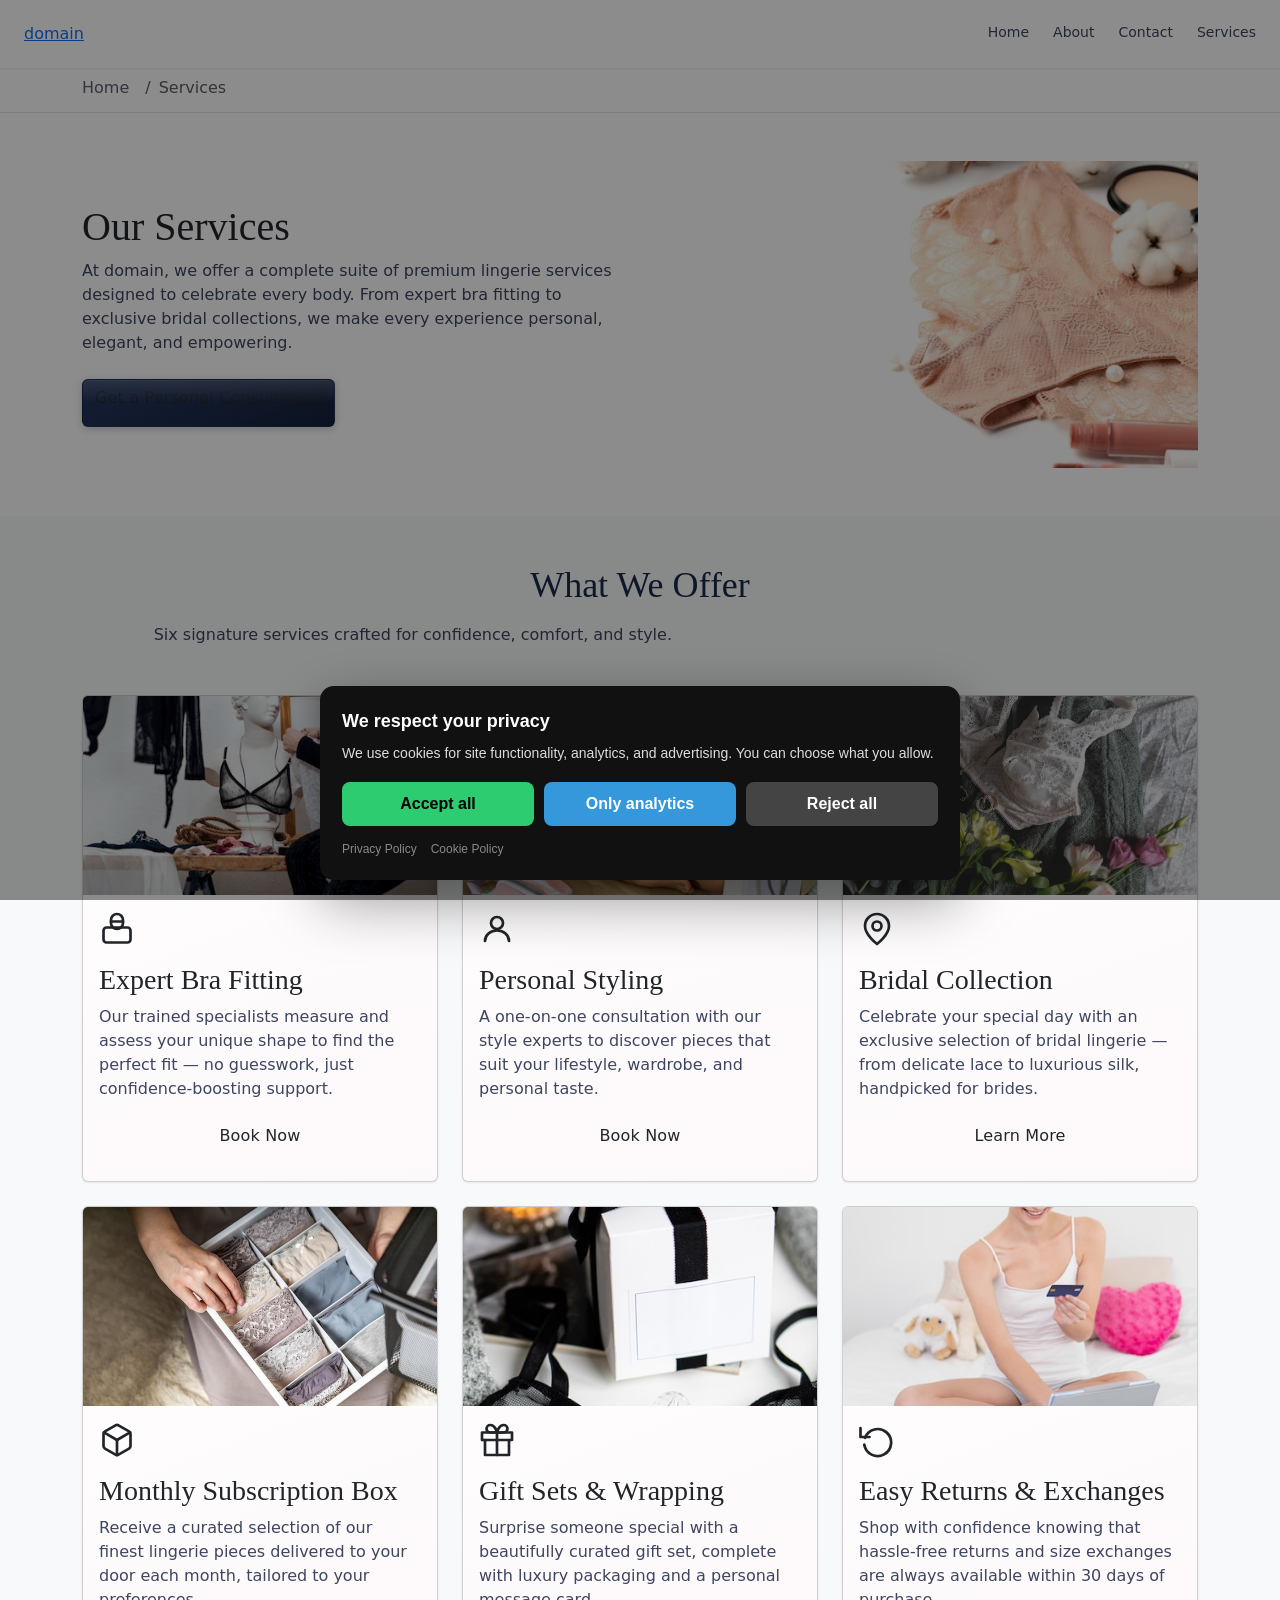
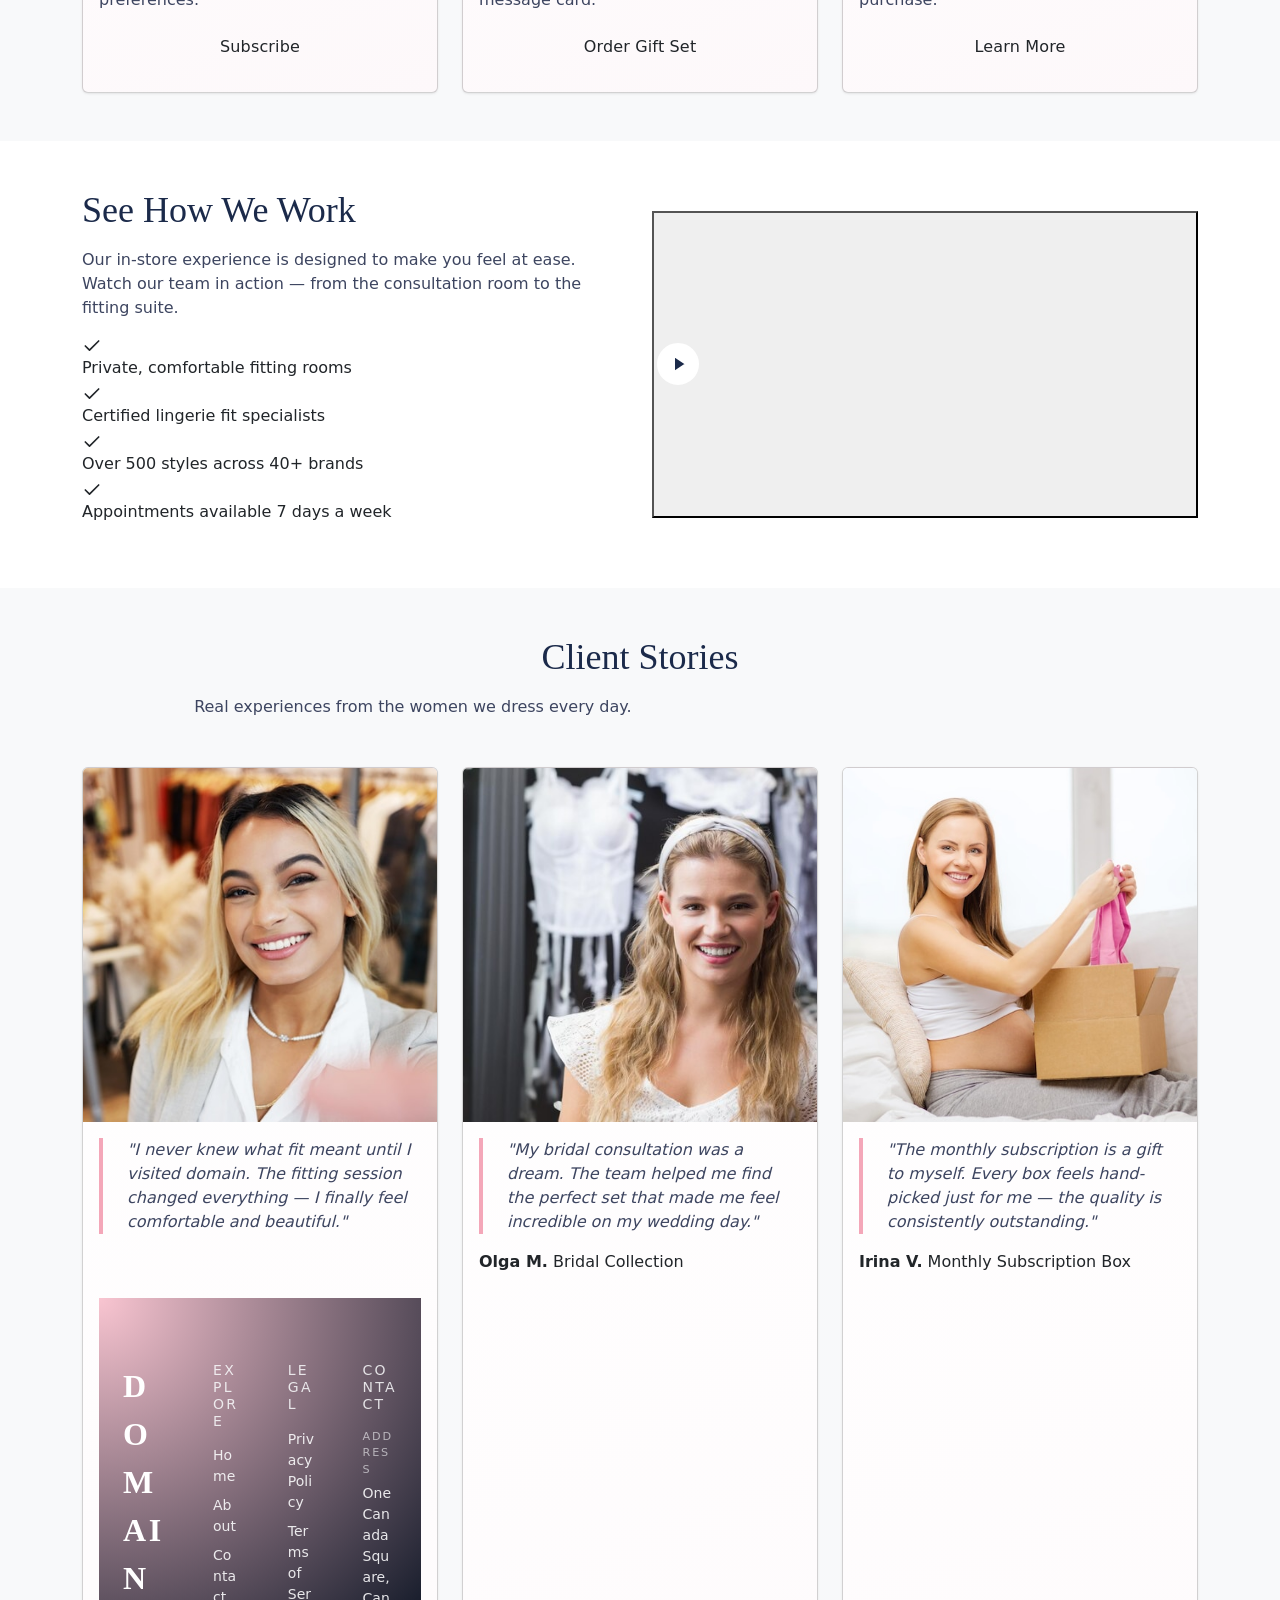
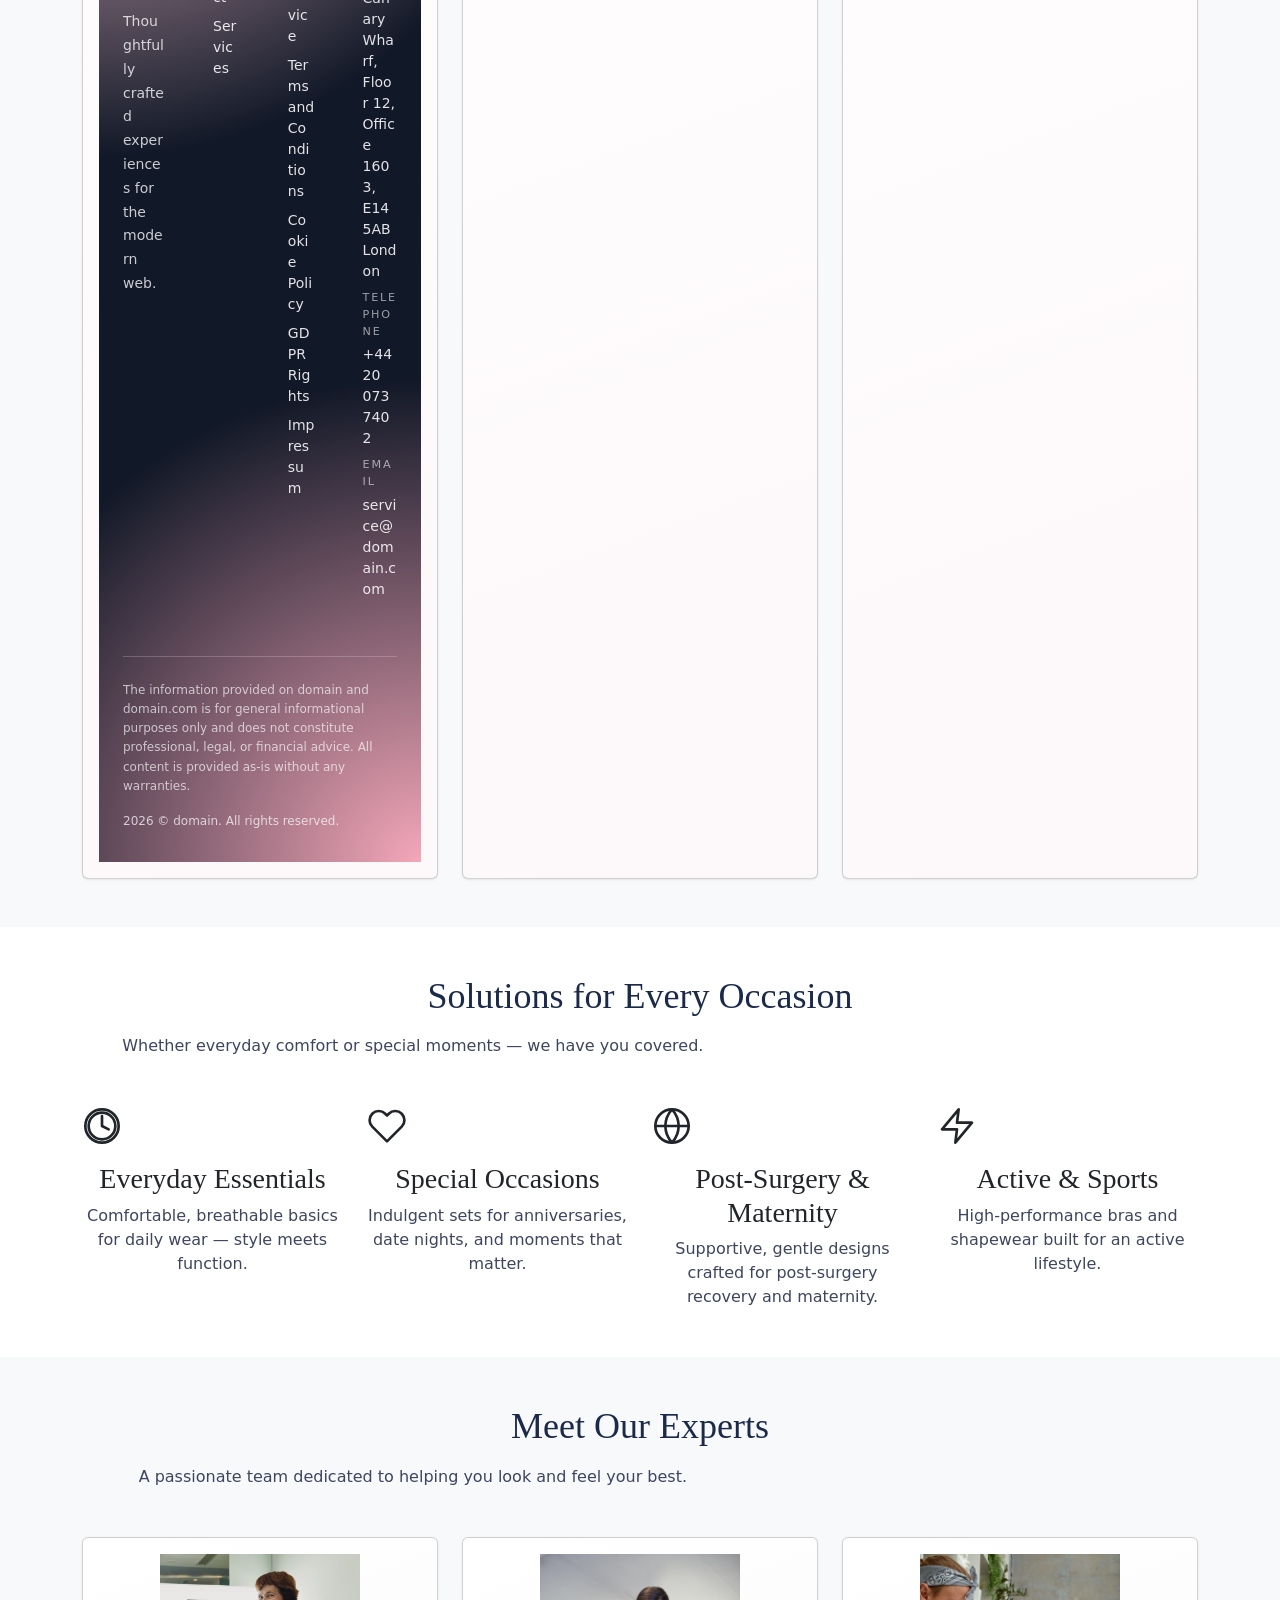
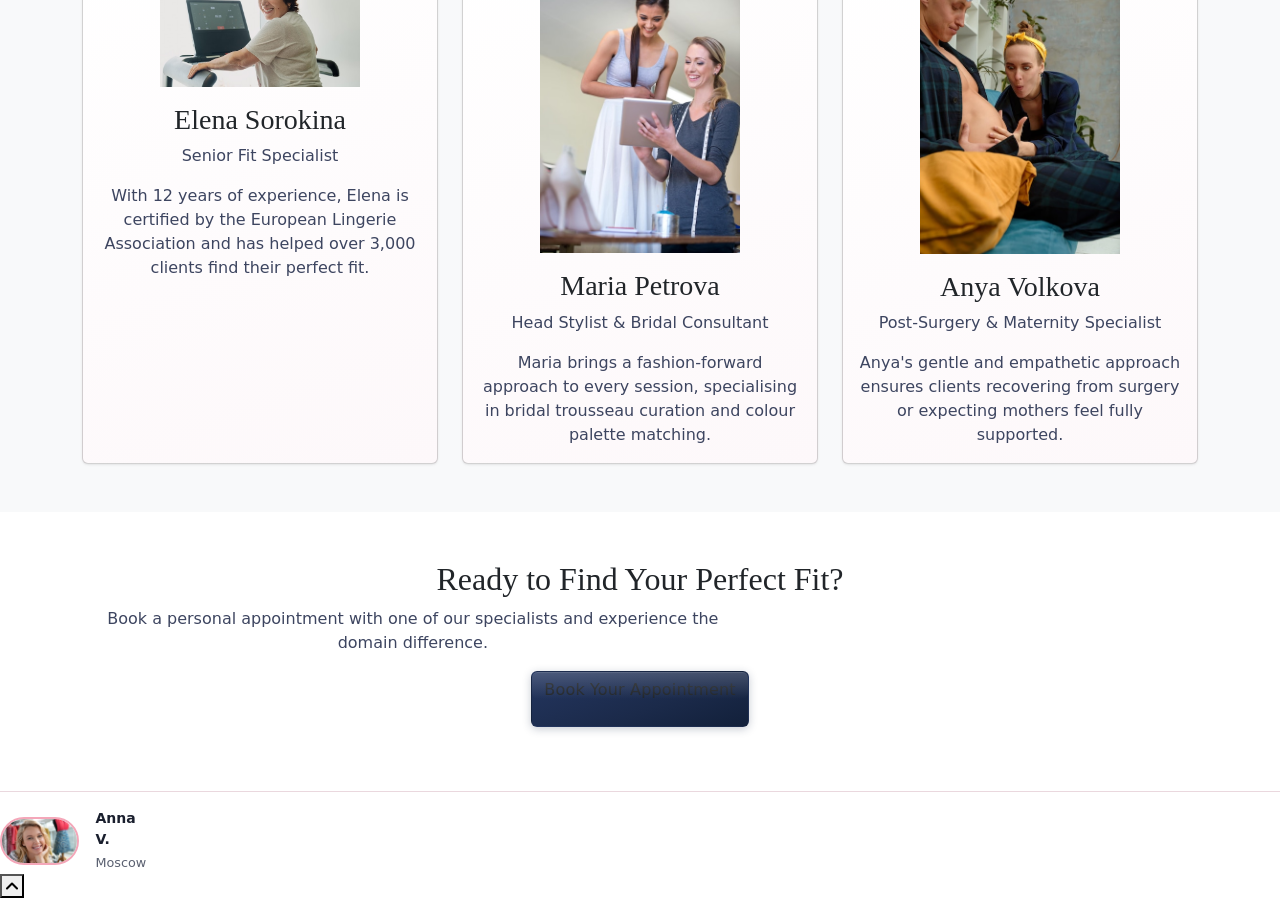
<file: services.html>
<!DOCTYPE html><html lang="en"><head>
<script type="application/ld+json">
{
  "@context": "https://schema.org",
  "@graph": [
    {
      "@type": "Organization",
      "@id": "https://domain.com/#org",
      "name": "domain",
      "url": "https://domain.com",
      "email": "service@domain.com",
      "telephone": "+44 20 0737402",
      "address": {
        "@type": "PostalAddress",
        "streetAddress": "One Canada Square, Canary Wharf, Floor 12, Office 1603, E14 5AB London"
      },
      "contactPoint": {
        "@type": "ContactPoint",
        "contactType": "customer support",
        "email": "service@domain.com",
        "telephone": "+44 20 0737402"
      }
    },
    {
      "@type": "WebSite",
      "@id": "https://domain.com/#website",
      "url": "https://domain.com",
      "name": "domain",
      "publisher": {
        "@id": "https://domain.com/#org"
      }
    },
    {
      "@type": "WebPage",
      "@id": "https://domain.com/services.html#webpage",
      "url": "https://domain.com/services.html",
      "name": "Our Services — domain Lingerie",
      "isPartOf": {
        "@id": "https://domain.com/#website"
      },
      "about": {
        "@id": "https://domain.com/#org"
      },
      "inLanguage": "en",
      "description": "Explore domain",
      "mainEntity": {
        "@type": "Service",
        "name": "Our Services — domain Lingerie",
        "provider": {
          "@id": "https://domain.com/#org"
        }
      }
    },
    {
      "@type": "BreadcrumbList",
      "@id": "https://domain.com/services.html#breadcrumbs",
      "itemListElement": [
        {
          "@type": "ListItem",
          "position": 1,
          "name": "Home",
          "item": "https://domain.com"
        },
        {
          "@type": "ListItem",
          "position": 2,
          "name": "Services.Html",
          "item": "https://domain.com/services.html"
        }
      ]
    }
  ]
}
</script>
  <meta charset="UTF-8">
  <meta name="viewport" content="width=device-width, initial-scale=1.0">
  <title>Our Services — domain Lingerie</title>
  <meta name="description" content="Explore domain's full range of lingerie services — from personal styling consultations to curated collections for every body type and occasion.">
  <meta name="robots" content="index, follow">
  <link rel="canonical" href="https://domain.com/services.html">
  <meta property="og:type" content="website">
  <meta property="og:title" content="Our Services — domain Lingerie">
  <meta property="og:description" content="Discover premium lingerie services at domain: personal styling, bra fitting, bridal collections, and more.">
  <meta property="og:url" content="https://domain.com/services.html">
  <meta property="og:image" content="https://images.unsplash.com/photo-1571513722275-4b41940f54b8?w=1200&amp;h=630&amp;fit=crop">
  <link rel="stylesheet" href="style.css">
  <link rel="icon" type="image/png" href="/favicon.png">
  <link rel="apple-touch-icon" href="/apple-touch-icon.png">
   <link rel="stylesheet" href="https://cdn.jsdelivr.net/npm/bootstrap@5.3.3/dist/css/bootstrap.min.css" integrity="sha384-QWTKZyjpPEjISv5WaRU9OFeRpok6YctnYmDr5pNlyT2bRjXh0JMhjY6hW+ALEwIH" crossorigin="anonymous">
  <link rel="stylesheet" href="https://unpkg.com/aos@2.3.4/dist/aos.css">
<link rel="stylesheet" href="./header-footer.css">
<link rel="stylesheet" href="./consent.css">
<script src="./consent.js"></script>
</head>
 <body>
<header class="dr-header" data-dr-variant="v1">
  <div class="dr-header-inner">
    <a class="dr-logo" href="./index.html" aria-label="domain">domain</a>

    <nav class="dr-nav" aria-label="Primary navigation">
      <ul class="dr-nav-list">
        <li class="dr-nav-item"><a class="dr-nav-link" href="./index.html">Home</a></li><li class="dr-nav-item"><a class="dr-nav-link" href="./about.html">About</a></li><li class="dr-nav-item"><a class="dr-nav-link" href="./contact.html">Contact</a></li><li class="dr-nav-item"><a class="dr-nav-link" href="./services.html">Services</a></li>
      </ul>
    </nav>

    <button class="dr-burger" type="button" aria-label="Toggle menu" aria-expanded="false" aria-controls="dr-mobile-menu">
      <span></span><span></span><span></span>
    </button>
  </div>
</header>
<nav class="dr-mobile-menu" id="dr-mobile-menu" aria-label="Mobile navigation">
  <ul class="dr-mobile-nav-list">
    <li class="dr-nav-item"><a class="dr-nav-link" href="./index.html">Home</a></li><li class="dr-nav-item"><a class="dr-nav-link" href="./about.html">About</a></li><li class="dr-nav-item"><a class="dr-nav-link" href="./contact.html">Contact</a></li><li class="dr-nav-item"><a class="dr-nav-link" href="./services.html">Services</a></li>
  </ul>
</nav>

  <main id="main-content" role="main">
   <nav aria-label="breadcrumb" class="py-2 border-bottom">
    <div class="container">
     <ol class="breadcrumb mb-0">
      <li class="breadcrumb-item"><a href="/">Home</a></li>
      <li class="breadcrumb-item active" aria-current="page">Services</li>
     </ol>
    </div>
   </nav>
   <section class="c-services-hero py-4 py-md-5" aria-labelledby="services-heading">
    <div class="container">
     <div class="row align-items-center g-4">
      <div class="col-12 col-md-6" data-aos="fade-right">
       <h1 id="services-heading" class="c-services-hero__title">Our Services</h1>
       <p class="c-services-hero__lead">At domain, we offer a complete suite of premium lingerie services designed to celebrate every body. From expert bra fitting to exclusive bridal collections, we make every experience personal, elegant, and empowering.</p>
       <a href="contact.html" class="btn c-button c-button--primary mt-2"> Get a Personal Consultation </a>
      </div>
      <div class="col-12 col-md-6" data-aos="fade-left">
       <div class="ratio ratio-16x9 c-services-hero__media">
        <img src="img/68752.jpg" alt="Elegant flat-lay of premium lingerie collection arranged on white background" class="img-fluid" width="900" height="506" loading="eager">
       </div>
      </div>
     </div>
    </div>
   </section>
   <section class="c-service-highlights py-4 py-md-5 bg-light" aria-labelledby="highlights-heading">
    <div class="container">
     <div class="text-center mb-5" data-aos="fade-up">
      <h2 id="highlights-heading" class="c-section-title">What We Offer</h2>
      <p class="c-section-subtitle">Six signature services crafted for confidence, comfort, and style.</p>
     </div>
     <div class="row row-cols-1 row-cols-sm-2 row-cols-lg-3 g-4">
      <div class="col" data-aos="fade-up" data-aos-delay="0">
       <div class="card h-100 c-service-card">
        <div class="ratio ratio-16x9">
         <img src="img/3988.jpg" alt="Professional bra fitting service at domain lingerie studio" class="img-fluid c-service-card__img" width="600" height="338" loading="lazy">
        </div>
        <div class="card-body d-flex flex-column">
         <div class="c-service-card__icon mb-3" aria-hidden="true">
          <svg xmlns="http://www.w3.org/2000/svg" width="36" height="36" viewBox="0 0 24 24" fill="none" stroke="currentColor" stroke-width="1.8" stroke-linecap="round" stroke-linejoin="round" role="img" aria-label="Fitting icon">
           <path d="M12 2a4 4 0 0 1 4 4v1H8V6a4 4 0 0 1 4-4z"></path> <path d="M8 7v1a4 4 0 0 0 8 0V7"></path> <rect x="3" y="11" width="18" height="10" rx="2"></rect>
          </svg>
         </div>
         <h3 class="c-service-card__title">Expert Bra Fitting</h3>
         <p class="c-service-card__desc">Our trained specialists measure and assess your unique shape to find the perfect fit — no guesswork, just confidence-boosting support.</p>
         <a href="contact.html" class="btn c-button c-button--outline mt-auto" aria-label="Book an expert bra fitting appointment"> Book Now </a>
        </div>
       </div>
      </div>
      <div class="col" data-aos="fade-up" data-aos-delay="100">
       <div class="card h-100 c-service-card">
        <div class="ratio ratio-16x9">
         <img src="img/2689.jpg" alt="Personal lingerie styling session with curated collection items" class="img-fluid c-service-card__img" width="600" height="338" loading="lazy">
        </div>
        <div class="card-body d-flex flex-column">
         <div class="c-service-card__icon mb-3" aria-hidden="true">
          <svg xmlns="http://www.w3.org/2000/svg" width="36" height="36" viewBox="0 0 24 24" fill="none" stroke="currentColor" stroke-width="1.8" stroke-linecap="round" stroke-linejoin="round" role="img" aria-label="Styling icon">
           <circle cx="12" cy="8" r="4"></circle> <path d="M4 20c0-4 3.6-7 8-7s8 3 8 7"></path>
          </svg>
         </div>
         <h3 class="c-service-card__title">Personal Styling</h3>
         <p class="c-service-card__desc">A one-on-one consultation with our style experts to discover pieces that suit your lifestyle, wardrobe, and personal taste.</p>
         <a href="contact.html" class="btn c-button c-button--outline mt-auto" aria-label="Book a personal styling session"> Book Now </a>
        </div>
       </div>
      </div>
      <div class="col" data-aos="fade-up" data-aos-delay="200">
       <div class="card h-100 c-service-card">
        <div class="ratio ratio-16x9">
         <img src="img/11118.jpg" alt="Bridal lingerie collection flat-lay with lace and silk pieces" class="img-fluid c-service-card__img" width="600" height="338" loading="lazy">
        </div>
        <div class="card-body d-flex flex-column">
         <div class="c-service-card__icon mb-3" aria-hidden="true">
          <svg xmlns="http://www.w3.org/2000/svg" width="36" height="36" viewBox="0 0 24 24" fill="none" stroke="currentColor" stroke-width="1.8" stroke-linecap="round" stroke-linejoin="round" role="img" aria-label="Bridal icon">
           <path d="M12 22s8-6 8-12a8 8 0 1 0-16 0c0 6 8 12 8 12z"></path> <circle cx="12" cy="10" r="3"></circle>
          </svg>
         </div>
         <h3 class="c-service-card__title">Bridal Collection</h3>
         <p class="c-service-card__desc">Celebrate your special day with an exclusive selection of bridal lingerie — from delicate lace to luxurious silk, handpicked for brides.</p>
         <a href="contact.html" class="btn c-button c-button--outline mt-auto" aria-label="Explore the bridal collection service"> Learn More </a>
        </div>
       </div>
      </div>
      <div class="col" data-aos="fade-up" data-aos-delay="0">
       <div class="card h-100 c-service-card">
        <div class="ratio ratio-16x9">
         <img src="img/2229.jpg" alt="Curated subscription lingerie box with monthly selections neatly arranged" class="img-fluid c-service-card__img" width="600" height="338" loading="lazy">
        </div>
        <div class="card-body d-flex flex-column">
         <div class="c-service-card__icon mb-3" aria-hidden="true">
          <svg xmlns="http://www.w3.org/2000/svg" width="36" height="36" viewBox="0 0 24 24" fill="none" stroke="currentColor" stroke-width="1.8" stroke-linecap="round" stroke-linejoin="round" role="img" aria-label="Subscription box icon">
           <path d="M21 16V8a2 2 0 0 0-1-1.73l-7-4a2 2 0 0 0-2 0l-7 4A2 2 0 0 0 3 8v8a2 2 0 0 0 1 1.73l7 4a2 2 0 0 0 2 0l7-4A2 2 0 0 0 21 16z"></path> <polyline points="3.27 6.96 12 12.01 20.73 6.96"></polyline> <line x1="12" y1="22.08" x2="12" y2="12"></line>
          </svg>
         </div>
         <h3 class="c-service-card__title">Monthly Subscription Box</h3>
         <p class="c-service-card__desc">Receive a curated selection of our finest lingerie pieces delivered to your door each month, tailored to your preferences.</p>
         <a href="contact.html" class="btn c-button c-button--outline mt-auto" aria-label="Subscribe to monthly lingerie box"> Subscribe </a>
        </div>
       </div>
      </div>
      <div class="col" data-aos="fade-up" data-aos-delay="100">
       <div class="card h-100 c-service-card">
        <div class="ratio ratio-16x9">
         <img src="img/2990.jpg" alt="Custom monogrammed gift wrapping and luxury lingerie gift sets" class="img-fluid c-service-card__img" width="600" height="338" loading="lazy">
        </div>
        <div class="card-body d-flex flex-column">
         <div class="c-service-card__icon mb-3" aria-hidden="true">
          <svg xmlns="http://www.w3.org/2000/svg" width="36" height="36" viewBox="0 0 24 24" fill="none" stroke="currentColor" stroke-width="1.8" stroke-linecap="round" stroke-linejoin="round" role="img" aria-label="Gift icon">
           <polyline points="20 12 20 22 4 22 4 12"></polyline> <rect x="2" y="7" width="20" height="5"></rect> <line x1="12" y1="22" x2="12" y2="7"></line> <path d="M12 7H7.5a2.5 2.5 0 0 1 0-5C11 2 12 7 12 7z"></path> <path d="M12 7h4.5a2.5 2.5 0 0 0 0-5C13 2 12 7 12 7z"></path>
          </svg>
         </div>
         <h3 class="c-service-card__title">Gift Sets &amp; Wrapping</h3>
         <p class="c-service-card__desc">Surprise someone special with a beautifully curated gift set, complete with luxury packaging and a personal message card.</p>
         <a href="contact.html" class="btn c-button c-button--outline mt-auto" aria-label="Order a luxury lingerie gift set"> Order Gift Set </a>
        </div>
       </div>
      </div>
      <div class="col" data-aos="fade-up" data-aos-delay="200">
       <div class="card h-100 c-service-card">
        <div class="ratio ratio-16x9">
         <img src="img/71432.jpg" alt="Online lingerie shopping platform with easy returns and exchanges" class="img-fluid c-service-card__img" width="600" height="338" loading="lazy">
        </div>
        <div class="card-body d-flex flex-column">
         <div class="c-service-card__icon mb-3" aria-hidden="true">
          <svg xmlns="http://www.w3.org/2000/svg" width="36" height="36" viewBox="0 0 24 24" fill="none" stroke="currentColor" stroke-width="1.8" stroke-linecap="round" stroke-linejoin="round" role="img" aria-label="Return and exchange icon">
           <polyline points="1 4 1 10 7 10"></polyline> <path d="M3.51 15a9 9 0 1 0 .49-4.5"></path>
          </svg>
         </div>
         <h3 class="c-service-card__title">Easy Returns &amp; Exchanges</h3>
         <p class="c-service-card__desc">Shop with confidence knowing that hassle-free returns and size exchanges are always available within 30 days of purchase.</p>
         <a href="contact.html" class="btn c-button c-button--outline mt-auto" aria-label="Learn about our returns and exchange policy"> Learn More </a>
        </div>
       </div>
      </div>
     </div>
    </div>
   </section>
   <section class="c-service-video py-4 py-md-5" aria-labelledby="video-heading">
    <div class="container">
     <div class="row align-items-center g-4">
      <div class="col-12 col-md-6" data-aos="fade-right">
       <h2 id="video-heading" class="c-section-title text-start">See How We Work</h2>
       <p class="c-section-subtitle text-start">Our in-store experience is designed to make you feel at ease. Watch our team in action — from the consultation room to the fitting suite.</p>
       <ul class="c-checklist list-unstyled">
        <li class="c-checklist__item">
         <svg xmlns="http://www.w3.org/2000/svg" width="20" height="20" viewBox="0 0 24 24" fill="none" stroke="currentColor" stroke-width="2" stroke-linecap="round" stroke-linejoin="round" aria-hidden="true">
          <polyline points="20 6 9 17 4 12"></polyline>
         </svg>
         Private, comfortable fitting rooms
        </li>
        <li class="c-checklist__item">
         <svg xmlns="http://www.w3.org/2000/svg" width="20" height="20" viewBox="0 0 24 24" fill="none" stroke="currentColor" stroke-width="2" stroke-linecap="round" stroke-linejoin="round" aria-hidden="true">
          <polyline points="20 6 9 17 4 12"></polyline>
         </svg>
         Certified lingerie fit specialists
        </li>
        <li class="c-checklist__item">
         <svg xmlns="http://www.w3.org/2000/svg" width="20" height="20" viewBox="0 0 24 24" fill="none" stroke="currentColor" stroke-width="2" stroke-linecap="round" stroke-linejoin="round" aria-hidden="true">
          <polyline points="20 6 9 17 4 12"></polyline>
         </svg>
         Over 500 styles across 40+ brands
        </li>
        <li class="c-checklist__item">
         <svg xmlns="http://www.w3.org/2000/svg" width="20" height="20" viewBox="0 0 24 24" fill="none" stroke="currentColor" stroke-width="2" stroke-linecap="round" stroke-linejoin="round" aria-hidden="true">
          <polyline points="20 6 9 17 4 12"></polyline>
         </svg>
         Appointments available 7 days a week
        </li>
       </ul>
      </div>
      <div class="col-12 col-md-6" data-aos="fade-left">
       <div class="ratio ratio-16x9 c-service-video__media">
        <img src="img/store-interior-design-mockup.jpg" alt="Lingerie studio interior showing organized display racks and fitting room entrance" class="img-fluid" width="800" height="450" loading="lazy">
        <button class="c-video-play" aria-label="Play service overview video">
         <svg xmlns="http://www.w3.org/2000/svg" width="48" height="48" viewBox="0 0 24 24" fill="white" stroke="white" stroke-width="1" stroke-linecap="round" stroke-linejoin="round" aria-hidden="true">
          <circle cx="12" cy="12" r="10"></circle><polygon points="10 8 16 12 10 16 10 8" fill="var(--color-primary)"></polygon>
         </svg>
        </button>
       </div>
      </div>
     </div>
    </div>
   </section>
   <section class="c-case-studies py-4 py-md-5 bg-light" aria-labelledby="cases-heading">
    <div class="container">
     <div class="text-center mb-5" data-aos="fade-up">
      <h2 id="cases-heading" class="c-section-title">Client Stories</h2>
      <p class="c-section-subtitle">Real experiences from the women we dress every day.</p>
     </div>
     <div class="row g-4">
      <div class="col-12 col-md-4" data-aos="fade-up" data-aos-delay="0">
       <div class="card h-100 c-case-card">
        <div class="ratio ratio-1x1">
         <img src="img/186442.jpg" alt="Happy client portrait — professional woman smiling after personal styling session" class="img-fluid c-case-card__avatar" width="400" height="400" loading="lazy">
        </div>
        <div class="card-body">
         <blockquote class="c-case-card__quote">"I never knew what fit meant until I visited domain. The fitting session changed everything — I finally feel comfortable and beautiful."</blockquote>
         <footer class="dr-footer" aria-label="Site footer">
  <div class="dr-footer-inner">
    <div class="dr-footer-top">
      <div class="dr-footer-brand-block">
        <div class="dr-footer-logo" aria-label="domain">domain</div>
        <p class="dr-footer-tagline">Thoughtfully crafted experiences for the modern web.</p>
      </div>
      <nav class="dr-footer-nav" aria-label="Main navigation">
        <h2 class="dr-footer-heading">Explore</h2>
        <ul class="dr-footer-nav-list">
          <li class="dr-footer-nav-item"><a class="dr-footer-nav-link" href="./index.html">Home</a></li>
          <li class="dr-footer-nav-item"><a class="dr-footer-nav-link" href="./about.html">About</a></li>
          <li class="dr-footer-nav-item"><a class="dr-footer-nav-link" href="./contact.html">Contact</a></li>
          <li class="dr-footer-nav-item"><a class="dr-footer-nav-link" href="./services.html">Services</a></li>
        </ul>
      </nav>
      <nav class="dr-footer-legal" aria-label="Legal links">
        <h2 class="dr-footer-heading">Legal</h2>
        <ul class="dr-footer-legal-list">
          <li class="dr-footer-legal-item"><a class="dr-footer-legal-link" href="./privacy.html">Privacy Policy</a></li>
          <li class="dr-footer-legal-item"><a class="dr-footer-legal-link" href="./terms_of_services.html">Terms of Service</a></li>
          <li class="dr-footer-legal-item"><a class="dr-footer-legal-link" href="./terms_and_conditions.html">Terms and Conditions</a></li>
          <li class="dr-footer-legal-item"><a class="dr-footer-legal-link" href="./cookie_policy.html">Cookie Policy</a></li>
          <li class="dr-footer-legal-item"><a class="dr-footer-legal-link" href="./gdpr-rights.html">GDPR Rights</a></li>
          <li class="dr-footer-legal-item"><a class="dr-footer-legal-link" href="./impressum.html">Impressum</a></li>
        </ul>
      </nav>
      <div class="dr-footer-contact" aria-label="Contact information">
        <h2 class="dr-footer-heading">Contact</h2>
        <ul class="dr-footer-contact-list">
          <li class="dr-footer-contact-item">
            <span class="dr-footer-contact-label">Address</span>
            <span class="dr-footer-contact-value">One Canada Square, Canary Wharf, Floor 12, Office 1603, E14 5AB London</span>
          </li>
          <li class="dr-footer-contact-item">
            <span class="dr-footer-contact-label">Telephone</span>
            <a class="dr-footer-contact-link" href="tel:+44 20 0737402">+44 20 0737402</a>
          </li>
          <li class="dr-footer-contact-item">
            <span class="dr-footer-contact-label">Email</span>
            <a class="dr-footer-contact-link" href="mailto:service@domain.com">service@domain.com</a>
          </li>
        </ul>
      </div>
    </div>
    <div class="dr-footer-bottom">
      <p class="dr-footer-disclaimer">The information provided on domain and domain.com is for general informational purposes only and does not constitute professional, legal, or financial advice. All content is provided as-is without any warranties.</p>
      <div class="dr-footer-bottom-meta">
        <p class="dr-footer-meta"><span class="dr-year"></span> © domain. All rights reserved.</p>
      </div>
    </div>
  </div>
</footer>
        </div>
       </div>
      </div>
      <div class="col-12 col-md-4" data-aos="fade-up" data-aos-delay="100">
       <div class="card h-100 c-case-card">
        <div class="ratio ratio-1x1">
         <img src="img/381871.jpg" alt="Satisfied bridal client portrait — bride smiling in boutique" class="img-fluid c-case-card__avatar" width="400" height="400" loading="lazy">
        </div>
        <div class="card-body">
         <blockquote class="c-case-card__quote">"My bridal consultation was a dream. The team helped me find the perfect set that made me feel incredible on my wedding day."</blockquote>
         <footer class="c-case-card__meta">
          <strong class="c-case-card__name">Olga M.</strong> <span class="c-case-card__service">Bridal Collection</span>
         </footer>
        </div>
       </div>
      </div>
      <div class="col-12 col-md-4" data-aos="fade-up" data-aos-delay="200">
       <div class="card h-100 c-case-card">
        <div class="ratio ratio-1x1">
         <img src="img/47748.jpg" alt="Loyal subscription client portrait — woman holding curated lingerie box" class="img-fluid c-case-card__avatar" width="400" height="400" loading="lazy">
        </div>
        <div class="card-body">
         <blockquote class="c-case-card__quote">"The monthly subscription is a gift to myself. Every box feels hand-picked just for me — the quality is consistently outstanding."</blockquote>
         <footer class="c-case-card__meta">
          <strong class="c-case-card__name">Irina V.</strong> <span class="c-case-card__service">Monthly Subscription Box</span>
         </footer>
        </div>
       </div>
      </div>
     </div>
    </div>
   </section>
   <section class="c-industry py-4 py-md-5" aria-labelledby="industry-heading">
    <div class="container">
     <div class="text-center mb-5" data-aos="fade-up">
      <h2 id="industry-heading" class="c-section-title">Solutions for Every Occasion</h2>
      <p class="c-section-subtitle">Whether everyday comfort or special moments — we have you covered.</p>
     </div>
     <div class="row g-4">
      <div class="col-12 col-sm-6 col-lg-3" data-aos="zoom-in" data-aos-delay="0">
       <div class="c-industry-card text-center">
        <div class="c-industry-card__icon mb-3" aria-hidden="true">
         <svg xmlns="http://www.w3.org/2000/svg" width="40" height="40" viewBox="0 0 24 24" fill="none" stroke="currentColor" stroke-width="1.6" stroke-linecap="round" stroke-linejoin="round">
          <path d="M12 2a10 10 0 1 0 10 10A10 10 0 0 0 12 2zm0 18a8 8 0 1 1 8-8 8 8 0 0 1-8 8z"></path><path d="M12 6v6l4 2"></path>
         </svg>
        </div>
        <h3 class="c-industry-card__title">Everyday Essentials</h3>
        <p class="c-industry-card__desc">Comfortable, breathable basics for daily wear — style meets function.</p>
       </div>
      </div>
      <div class="col-12 col-sm-6 col-lg-3" data-aos="zoom-in" data-aos-delay="100">
       <div class="c-industry-card text-center">
        <div class="c-industry-card__icon mb-3" aria-hidden="true">
         <svg xmlns="http://www.w3.org/2000/svg" width="40" height="40" viewBox="0 0 24 24" fill="none" stroke="currentColor" stroke-width="1.6" stroke-linecap="round" stroke-linejoin="round">
          <path d="M20.84 4.61a5.5 5.5 0 0 0-7.78 0L12 5.67l-1.06-1.06a5.5 5.5 0 0 0-7.78 7.78l1.06 1.06L12 21.23l7.78-7.78 1.06-1.06a5.5 5.5 0 0 0 0-7.78z"></path>
         </svg>
        </div>
        <h3 class="c-industry-card__title">Special Occasions</h3>
        <p class="c-industry-card__desc">Indulgent sets for anniversaries, date nights, and moments that matter.</p>
       </div>
      </div>
      <div class="col-12 col-sm-6 col-lg-3" data-aos="zoom-in" data-aos-delay="200">
       <div class="c-industry-card text-center">
        <div class="c-industry-card__icon mb-3" aria-hidden="true">
         <svg xmlns="http://www.w3.org/2000/svg" width="40" height="40" viewBox="0 0 24 24" fill="none" stroke="currentColor" stroke-width="1.6" stroke-linecap="round" stroke-linejoin="round">
          <circle cx="12" cy="12" r="10"></circle><line x1="2" y1="12" x2="22" y2="12"></line><path d="M12 2a15.3 15.3 0 0 1 4 10 15.3 15.3 0 0 1-4 10 15.3 15.3 0 0 1-4-10 15.3 15.3 0 0 1 4-10z"></path>
         </svg>
        </div>
        <h3 class="c-industry-card__title">Post-Surgery &amp; Maternity</h3>
        <p class="c-industry-card__desc">Supportive, gentle designs crafted for post-surgery recovery and maternity.</p>
       </div>
      </div>
      <div class="col-12 col-sm-6 col-lg-3" data-aos="zoom-in" data-aos-delay="300">
       <div class="c-industry-card text-center">
        <div class="c-industry-card__icon mb-3" aria-hidden="true">
         <svg xmlns="http://www.w3.org/2000/svg" width="40" height="40" viewBox="0 0 24 24" fill="none" stroke="currentColor" stroke-width="1.6" stroke-linecap="round" stroke-linejoin="round">
          <path d="M13 2L3 14h9l-1 8 10-12h-9l1-8z"></path>
         </svg>
        </div>
        <h3 class="c-industry-card__title">Active &amp; Sports</h3>
        <p class="c-industry-card__desc">High-performance bras and shapewear built for an active lifestyle.</p>
       </div>
      </div>
     </div>
    </div>
   </section>
   <section class="c-team-expertise py-4 py-md-5 bg-light" aria-labelledby="team-heading">
    <div class="container">
     <div class="text-center mb-5" data-aos="fade-up">
      <h2 id="team-heading" class="c-section-title">Meet Our Experts</h2>
      <p class="c-section-subtitle">A passionate team dedicated to helping you look and feel your best.</p>
     </div>
     <div class="row row-cols-1 row-cols-sm-2 row-cols-md-3 g-4">
      <div class="col" data-aos="fade-up" data-aos-delay="0">
       <div class="card h-100 c-team-card text-center">
        <div class="card-body d-flex flex-column align-items-center">
         <div class="c-team-card__avatar-wrap mb-3">
          <img src="img/3306.jpg" alt="Elena Sorokina, Senior Fit Specialist at domain" class="c-team-card__avatar img-fluid" width="200" height="200" loading="lazy">
         </div>
         <h3 class="c-team-card__name">Elena Sorokina</h3>
         <p class="c-team-card__role">Senior Fit Specialist</p>
         <p class="c-team-card__bio">With 12 years of experience, Elena is certified by the European Lingerie Association and has helped over 3,000 clients find their perfect fit.</p>
        </div>
       </div>
      </div>
      <div class="col" data-aos="fade-up" data-aos-delay="100">
       <div class="card h-100 c-team-card text-center">
        <div class="card-body d-flex flex-column align-items-center">
         <div class="c-team-card__avatar-wrap mb-3">
          <img src="img/41403.jpg" alt="Maria Petrova, Head Stylist and Bridal Consultant at domain" class="c-team-card__avatar img-fluid" width="200" height="200" loading="lazy">
         </div>
         <h3 class="c-team-card__name">Maria Petrova</h3>
         <p class="c-team-card__role">Head Stylist &amp; Bridal Consultant</p>
         <p class="c-team-card__bio">Maria brings a fashion-forward approach to every session, specialising in bridal trousseau curation and colour palette matching.</p>
        </div>
       </div>
      </div>
      <div class="col" data-aos="fade-up" data-aos-delay="200">
       <div class="card h-100 c-team-card text-center">
        <div class="card-body d-flex flex-column align-items-center">
         <div class="c-team-card__avatar-wrap mb-3">
          <img src="img/19643.jpg" alt="Anya Volkova, Post-Surgery and Maternity Specialist at domain" class="c-team-card__avatar img-fluid" width="200" height="200" loading="lazy">
         </div>
         <h3 class="c-team-card__name">Anya Volkova</h3>
         <p class="c-team-card__role">Post-Surgery &amp; Maternity Specialist</p>
         <p class="c-team-card__bio">Anya's gentle and empathetic approach ensures clients recovering from surgery or expecting mothers feel fully supported.</p>
        </div>
       </div>
      </div>
     </div>
    </div>
   </section>
   <section class="c-cta-section py-4 py-md-5" aria-labelledby="cta-heading">
    <div class="container">
     <div class="c-cta-box text-center" data-aos="fade-up">
      <h2 id="cta-heading" class="c-cta-box__title">Ready to Find Your Perfect Fit?</h2>
      <p class="c-cta-box__text">Book a personal appointment with one of our specialists and experience the domain difference.</p>
      <a href="contact.html" class="btn c-button c-button--primary c-button--lg"> Book Your Appointment </a>
     </div>
    </div>
   </section>
  </main>
  <footer class="c-testimonial-card__author mt-3">
   <div class="d-flex align-items-center gap-3">
    <div class="c-avatar ratio ratio-1x1">
     <img src="img/358982.jpg" alt="Portrait of Anna, satisfied LaceLux customer" class="img-fluid object-fit-cover c-avatar__image" width="60" height="60" loading="lazy">
    </div>
    <div>
     <strong class="c-testimonial-card__name d-block">Anna V.</strong> <span class="c-testimonial-card__location">Moscow</span>
    </div>
   </div>
  </footer>
  
 
  
  

<script src="script.js" defer=""></script>
<script src="https://unpkg.com/aos@2.3.4/dist/aos.js"></script>
<script>
if (typeof AOS !== "undefined" && !window.__AOS_INITIALIZED__) {
  AOS.init({ once: true, duration: 700, easing: "ease-out-cubic" });
  window.__AOS_INITIALIZED__ = true;
}
</script>
<script src="./header-footer.js"></script>
</body></html>
</file>
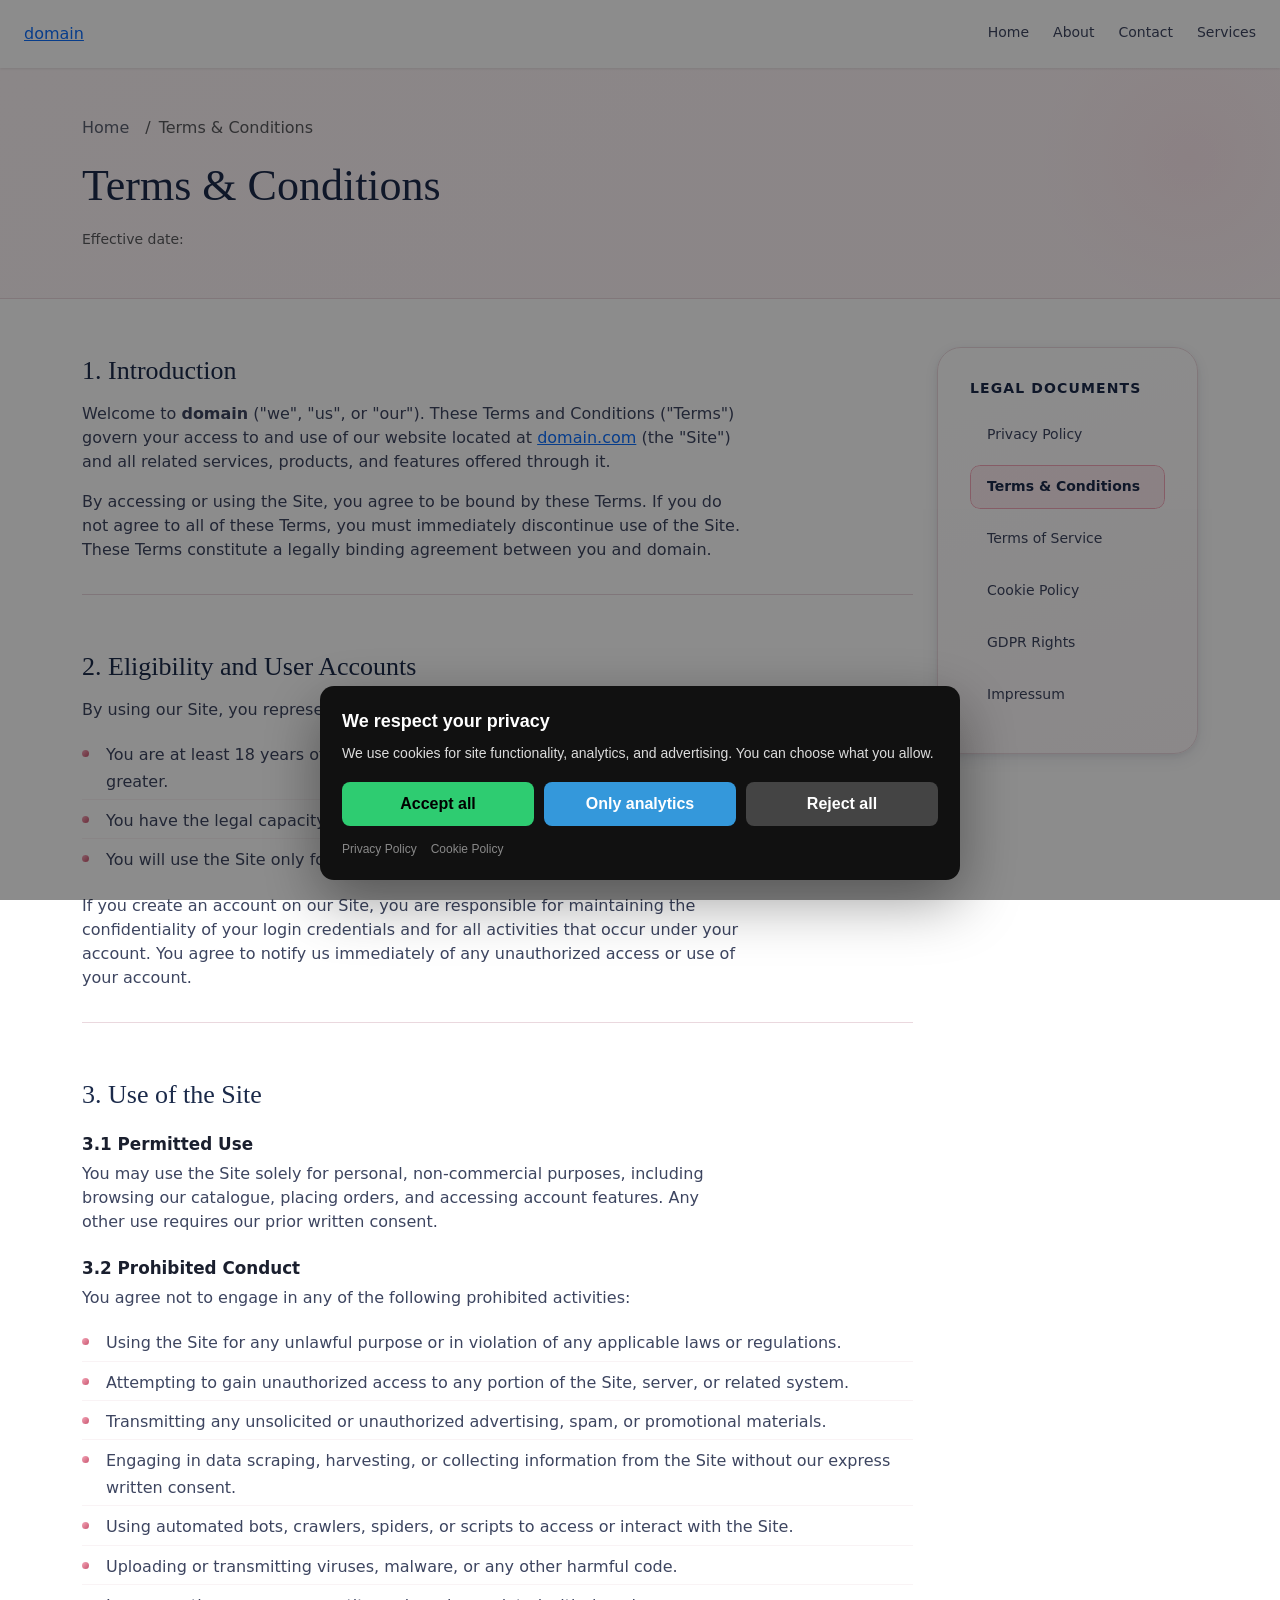
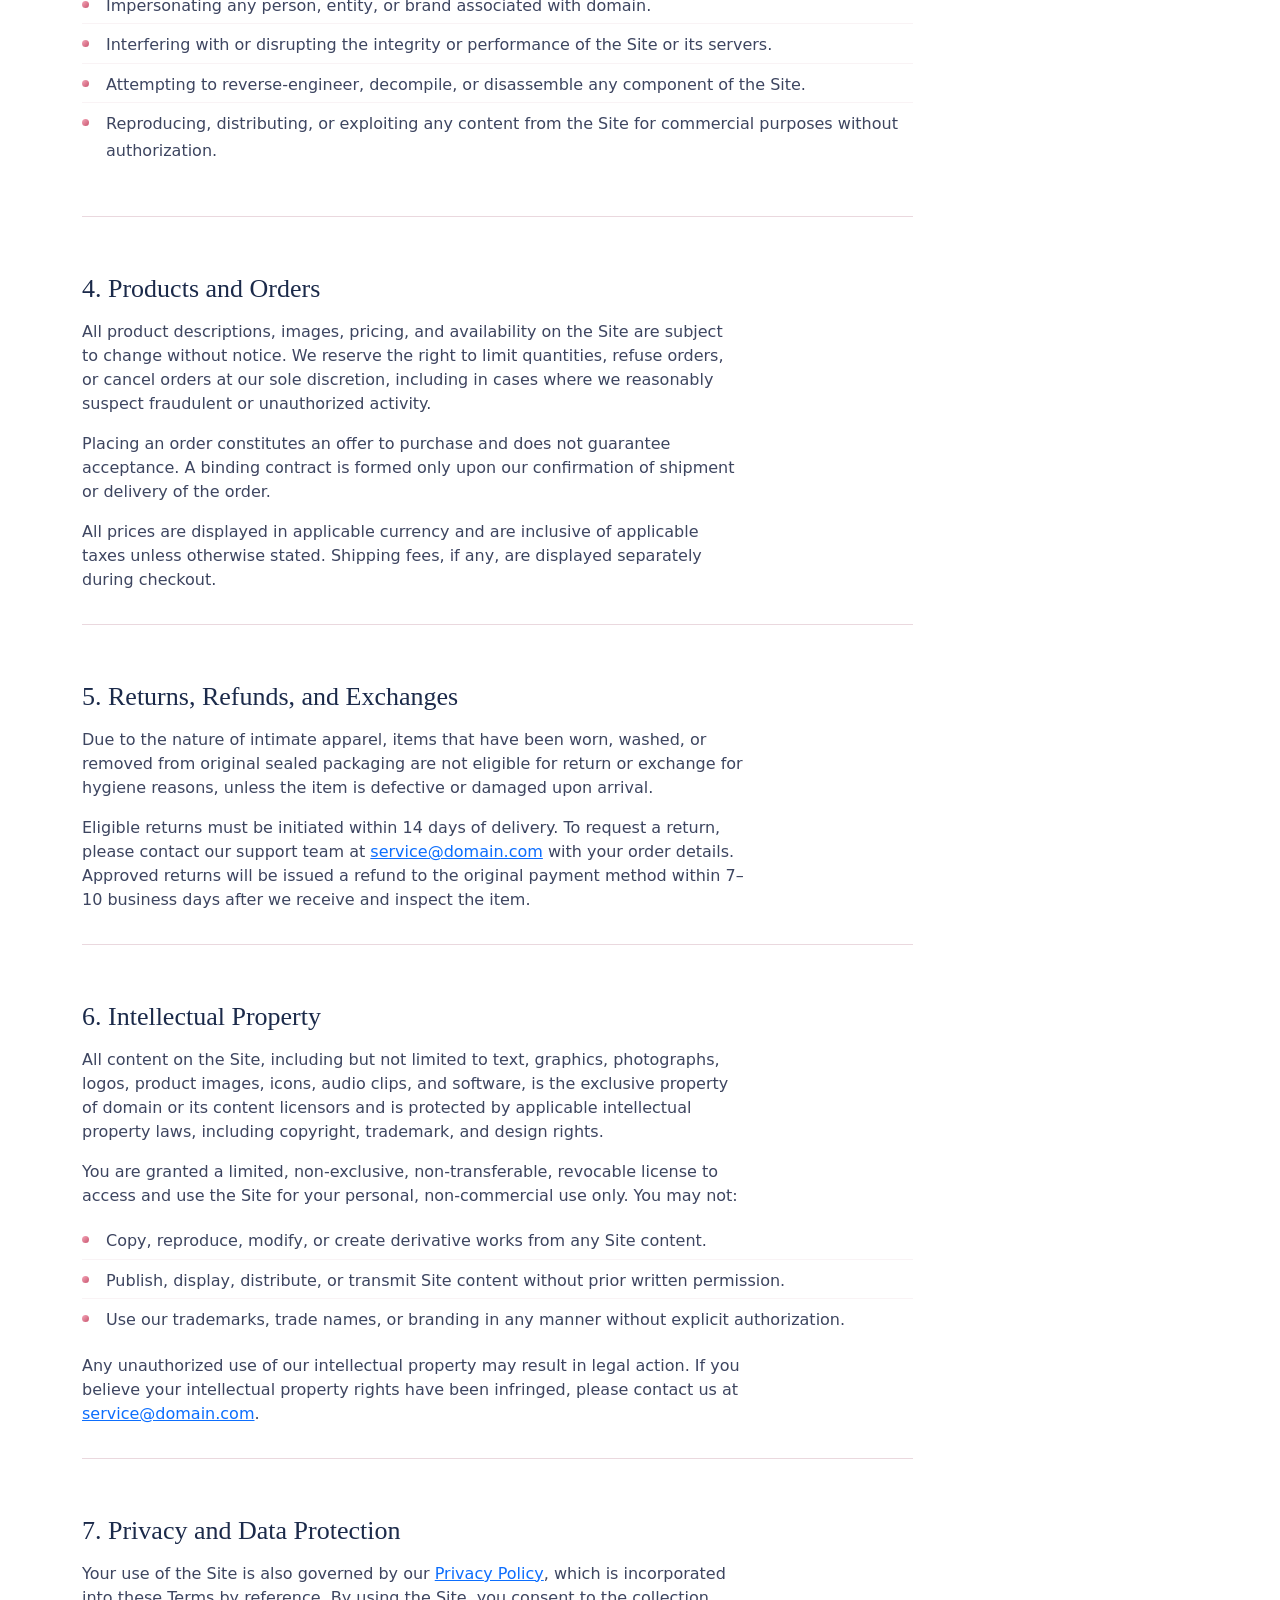
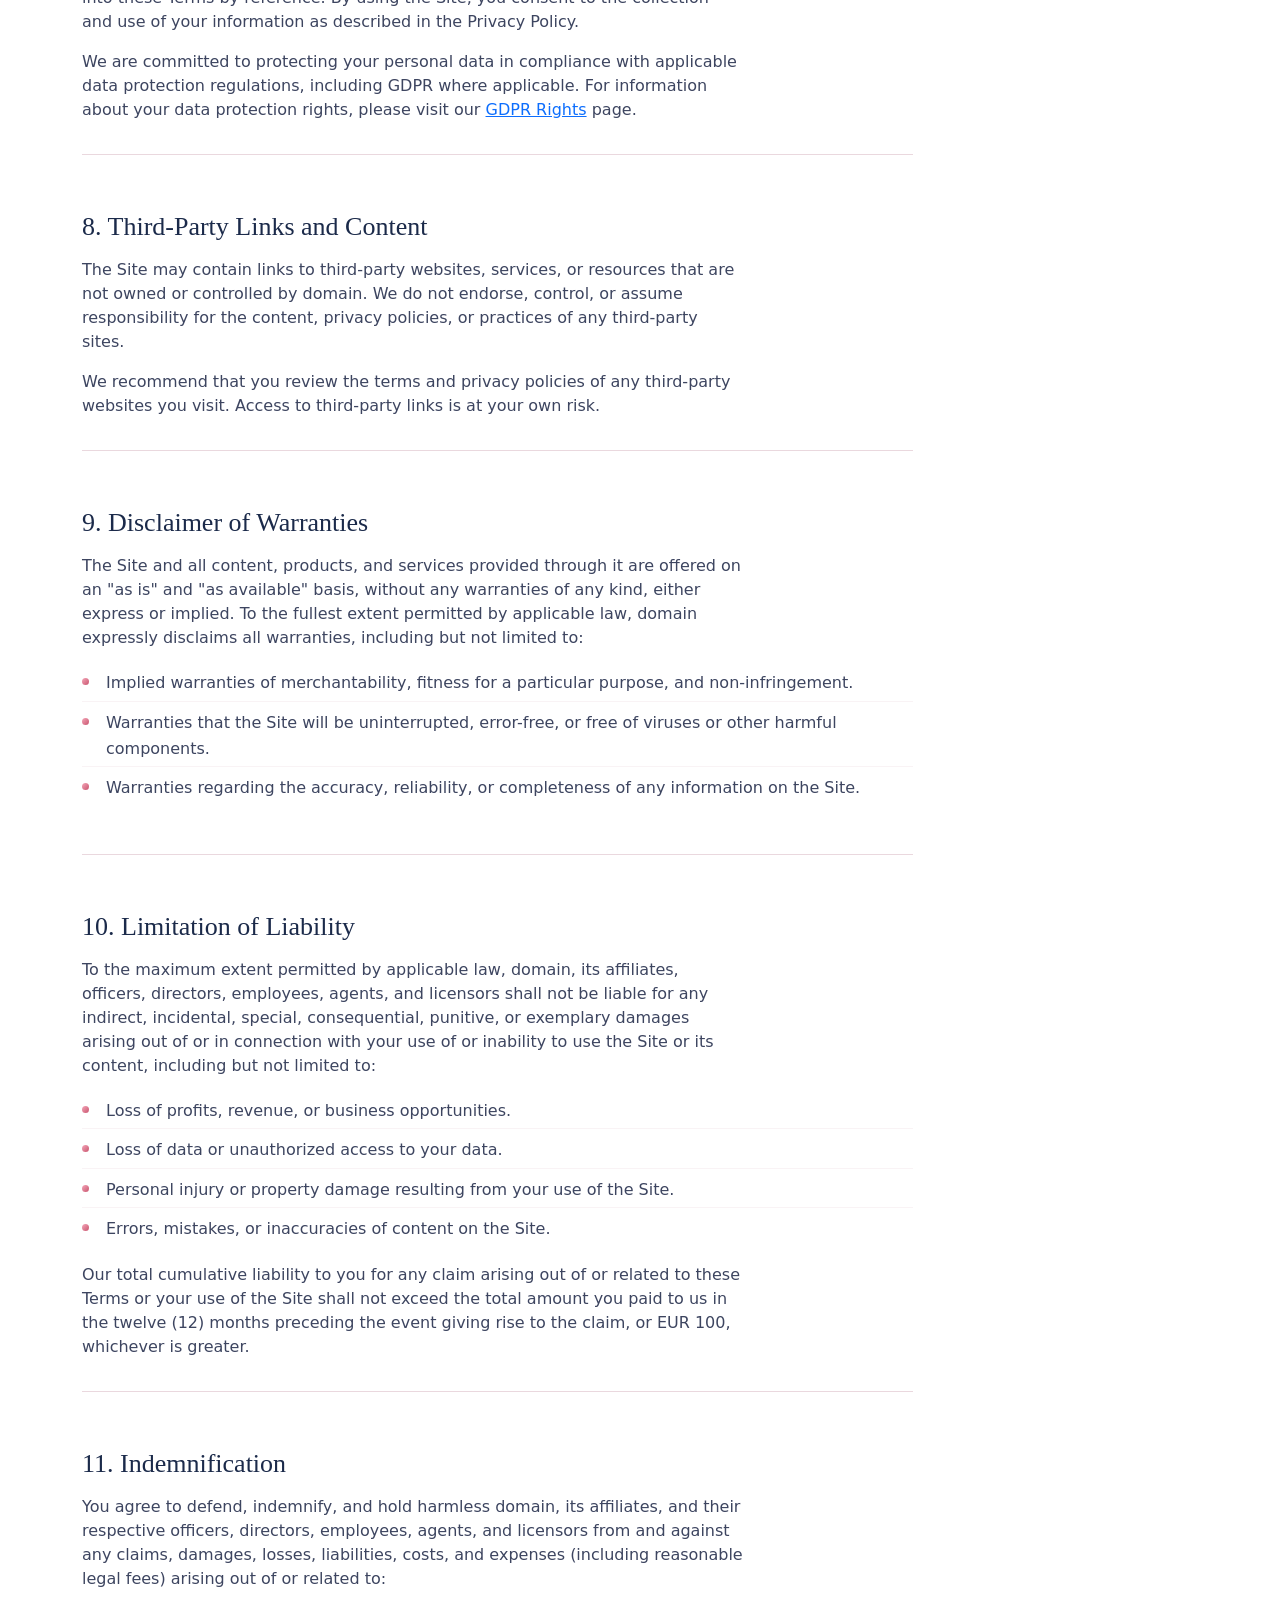
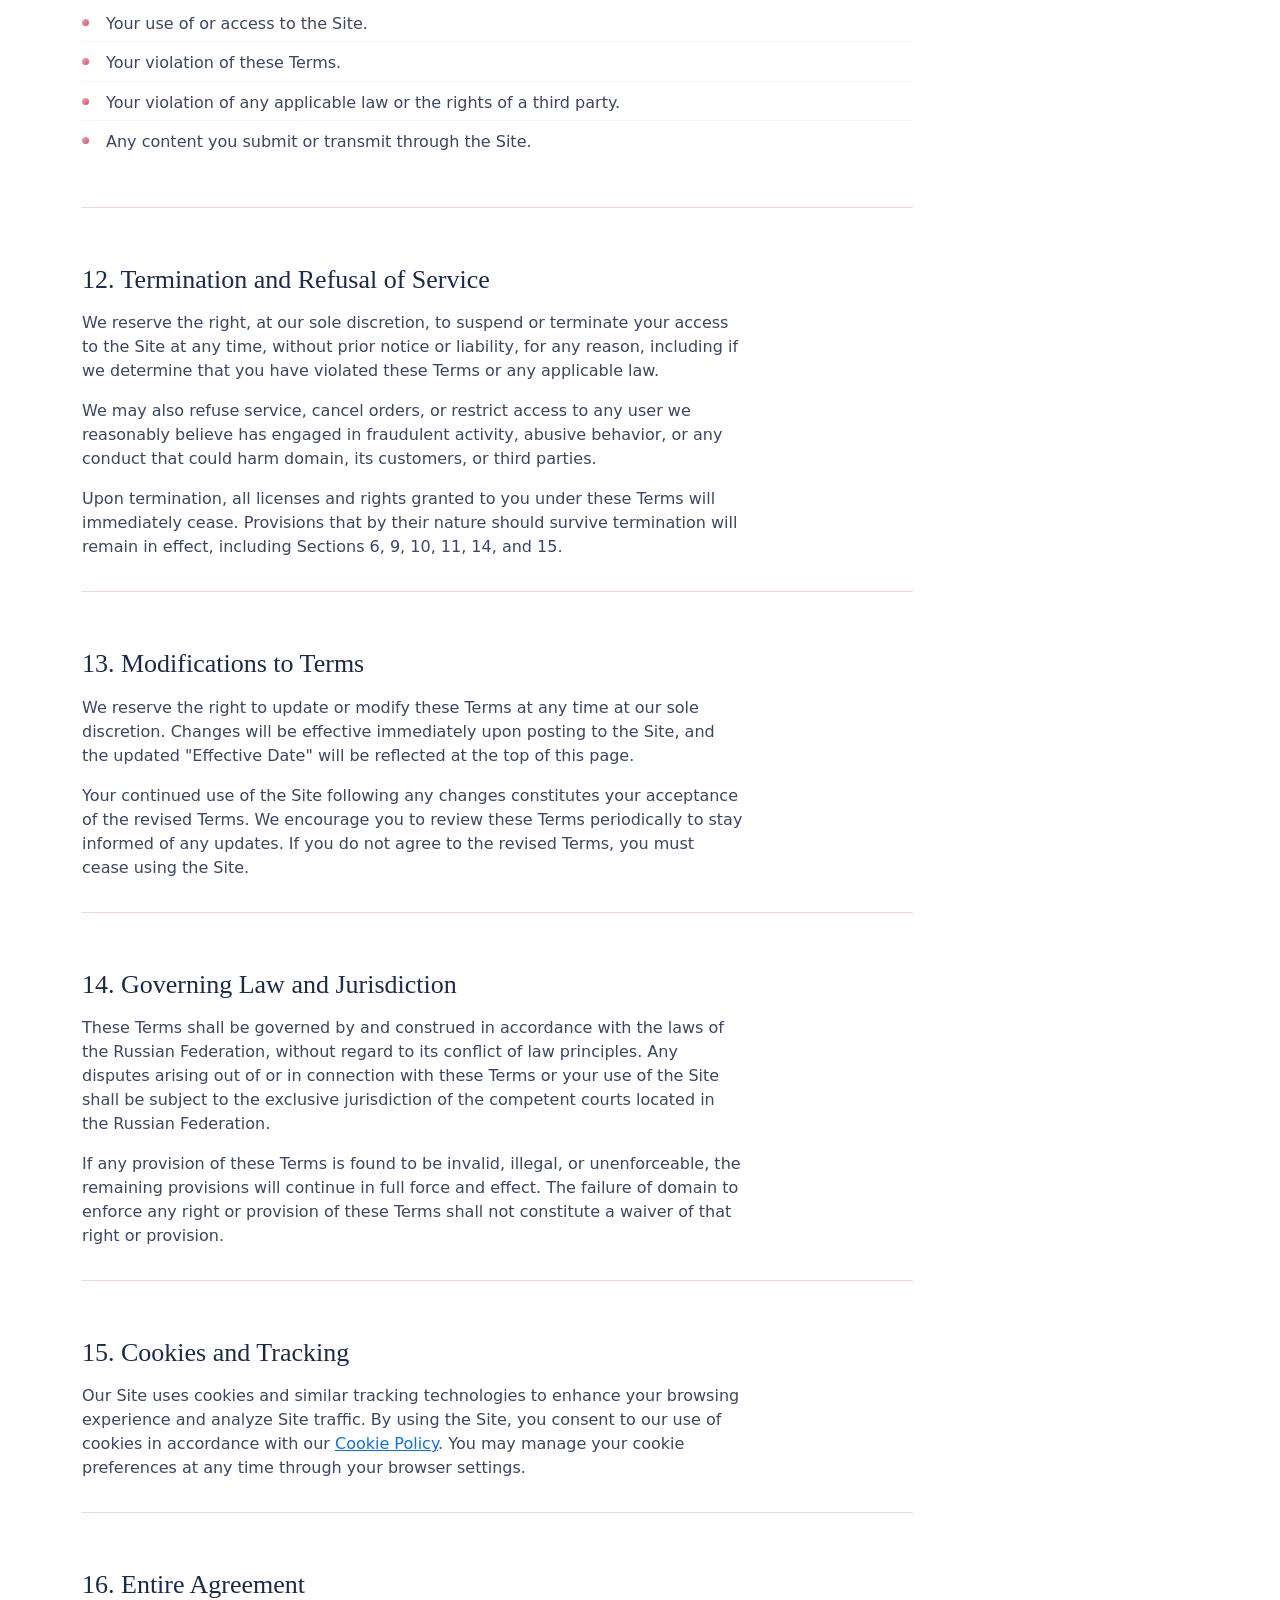
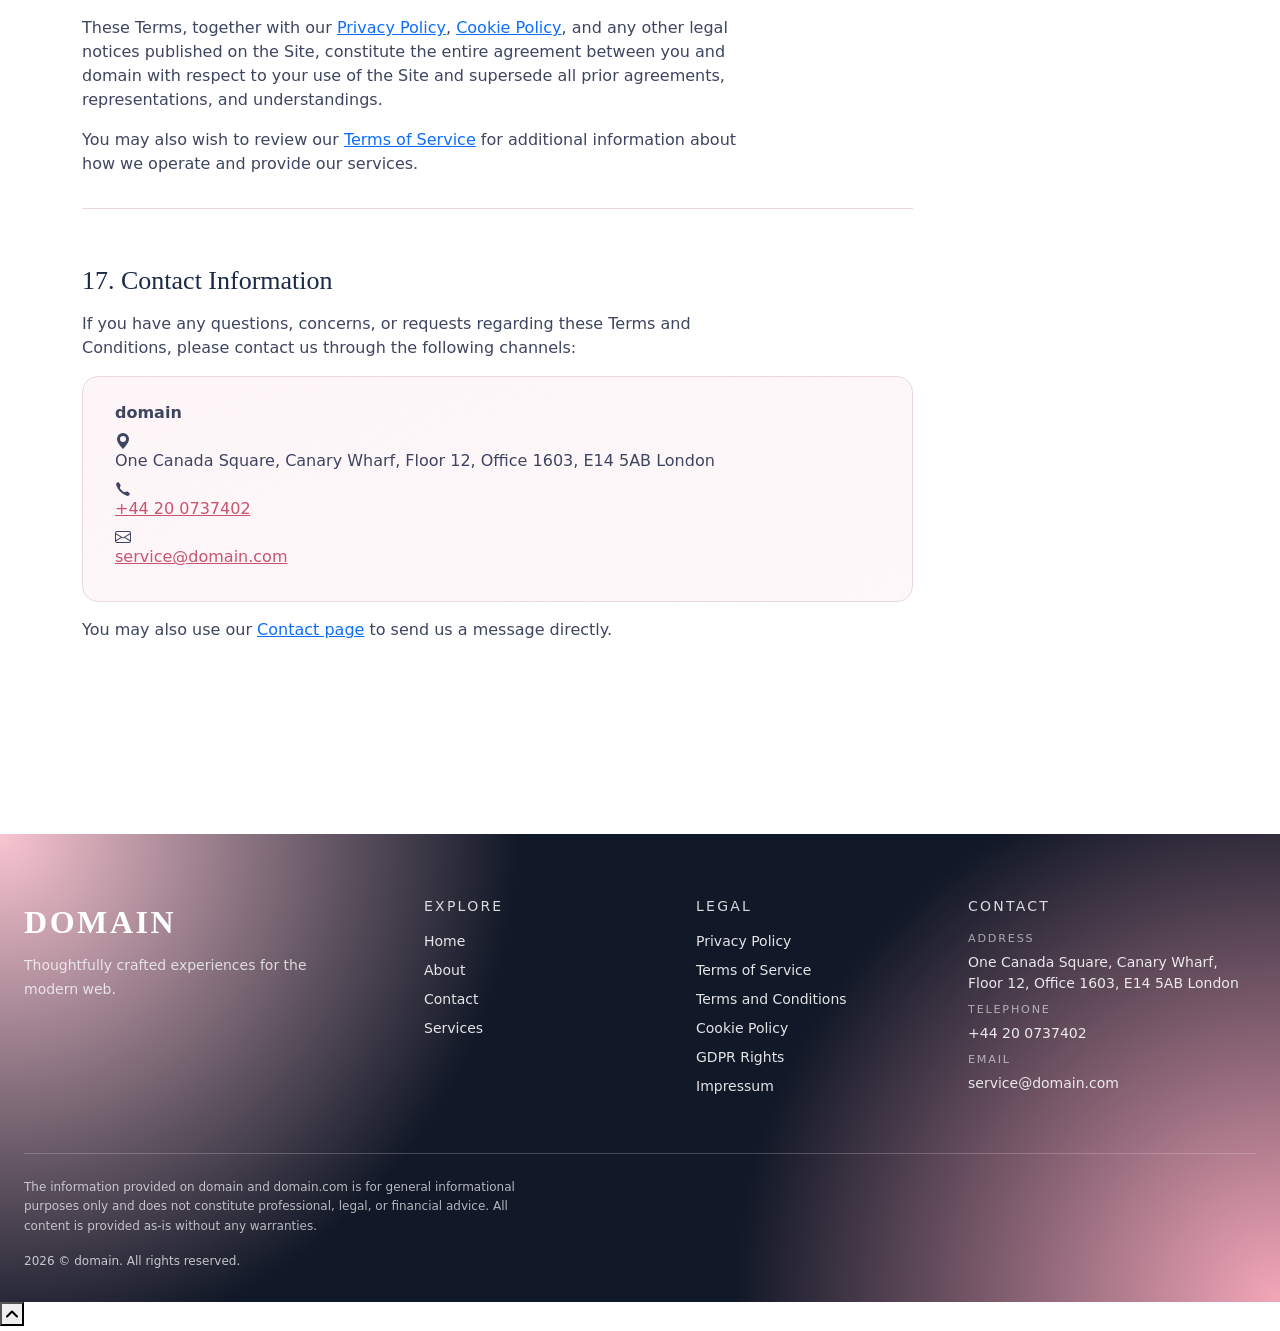
<file: terms_and_conditions.html>
<!DOCTYPE html><html lang="en"><head>
<script type="application/ld+json">
{
  "@context": "https://schema.org",
  "@graph": [
    {
      "@type": "Organization",
      "@id": "https://domain.com/#org",
      "name": "domain",
      "url": "https://domain.com",
      "email": "service@domain.com",
      "telephone": "+44 20 0737402",
      "address": {
        "@type": "PostalAddress",
        "streetAddress": "One Canada Square, Canary Wharf, Floor 12, Office 1603, E14 5AB London"
      },
      "contactPoint": {
        "@type": "ContactPoint",
        "contactType": "customer support",
        "email": "service@domain.com",
        "telephone": "+44 20 0737402"
      }
    },
    {
      "@type": "WebSite",
      "@id": "https://domain.com/#website",
      "url": "https://domain.com",
      "name": "domain",
      "publisher": {
        "@id": "https://domain.com/#org"
      }
    },
    {
      "@type": "WebPage",
      "@id": "https://domain.com/terms_and_conditions.html#webpage",
      "url": "https://domain.com/terms_and_conditions.html",
      "name": "Terms &amp; Conditions — domain",
      "isPartOf": {
        "@id": "https://domain.com/#website"
      },
      "about": {
        "@id": "https://domain.com/#org"
      },
      "inLanguage": "en",
      "description": "Read the Terms and Conditions for domain. Understand your rights, responsibilities, acceptable use, and our service policies."
    },
    {
      "@type": "BreadcrumbList",
      "@id": "https://domain.com/terms_and_conditions.html#breadcrumbs",
      "itemListElement": [
        {
          "@type": "ListItem",
          "position": 1,
          "name": "Home",
          "item": "https://domain.com"
        },
        {
          "@type": "ListItem",
          "position": 2,
          "name": "Terms And Conditions.Html",
          "item": "https://domain.com/terms_and_conditions.html"
        }
      ]
    }
  ]
}
</script>
  <meta charset="UTF-8">
  <meta name="viewport" content="width=device-width, initial-scale=1.0">
  <title>Terms &amp; Conditions — domain</title>
  <meta name="description" content="Read the Terms and Conditions for domain. Understand your rights, responsibilities, acceptable use, and our service policies.">
  <meta name="robots" content="index, follow">
  <link rel="canonical" href="https://domain.com/terms_and_conditions.html">
  <meta property="og:title" content="Terms &amp; Conditions — domain">
  <meta property="og:description" content="Review the full Terms and Conditions governing use of the domain website and services.">
  <meta property="og:url" content="https://domain.com/terms_and_conditions.html">
  <meta property="og:type" content="website">
  <meta property="og:site_name" content="domain">
  <link rel="stylesheet" href="style.css">
  <link rel="icon" type="image/png" href="/favicon.png">
  <link rel="apple-touch-icon" href="/apple-touch-icon.png">
   <link rel="stylesheet" href="https://cdn.jsdelivr.net/npm/bootstrap@5.3.3/dist/css/bootstrap.min.css" integrity="sha384-QWTKZyjpPEjISv5WaRU9OFeRpok6YctnYmDr5pNlyT2bRjXh0JMhjY6hW+ALEwIH" crossorigin="anonymous">
  <link rel="stylesheet" href="https://unpkg.com/aos@2.3.4/dist/aos.css">
<link rel="stylesheet" href="./header-footer.css">
<link rel="stylesheet" href="./consent.css">
<script src="./consent.js"></script>
</head>
 <body>
<header class="dr-header" data-dr-variant="v1">
  <div class="dr-header-inner">
    <a class="dr-logo" href="./index.html" aria-label="domain">domain</a>

    <nav class="dr-nav" aria-label="Primary navigation">
      <ul class="dr-nav-list">
        <li class="dr-nav-item"><a class="dr-nav-link" href="./index.html">Home</a></li><li class="dr-nav-item"><a class="dr-nav-link" href="./about.html">About</a></li><li class="dr-nav-item"><a class="dr-nav-link" href="./contact.html">Contact</a></li><li class="dr-nav-item"><a class="dr-nav-link" href="./services.html">Services</a></li>
      </ul>
    </nav>

    <button class="dr-burger" type="button" aria-label="Toggle menu" aria-expanded="false" aria-controls="dr-mobile-menu">
      <span></span><span></span><span></span>
    </button>
  </div>
</header>
<nav class="dr-mobile-menu" id="dr-mobile-menu" aria-label="Mobile navigation">
  <ul class="dr-mobile-nav-list">
    <li class="dr-nav-item"><a class="dr-nav-link" href="./index.html">Home</a></li><li class="dr-nav-item"><a class="dr-nav-link" href="./about.html">About</a></li><li class="dr-nav-item"><a class="dr-nav-link" href="./contact.html">Contact</a></li><li class="dr-nav-item"><a class="dr-nav-link" href="./services.html">Services</a></li>
  </ul>
</nav>

  <main id="main-content" role="main">
   <section class="c-page-hero py-4 py-md-5" aria-labelledby="tc-heading">
    <div class="container">
     <nav aria-label="breadcrumb">
      <ol class="breadcrumb">
       <li class="breadcrumb-item"><a href="index.html">Home</a></li>
       <li class="breadcrumb-item active" aria-current="page">Terms &amp; Conditions</li>
      </ol>
     </nav>
     <h1 id="tc-heading" class="c-page-hero__title" data-aos="fade-up">Terms &amp; Conditions</h1>
     <p class="c-page-hero__meta text-muted" data-aos="fade-up" data-aos-delay="100"><!-- TODO: Last Updated --> Effective date: <time id="last-updated-tc"></time></p>
    </div>
   </section>
   <section class="c-legal-body py-4 py-md-5" aria-label="Terms and Conditions content">
    <div class="container">
     <div class="row justify-content-center">
      <div class="col-12 col-lg-9">
       <article class="c-legal-article" data-aos="fade-up">
        <div class="c-legal-section mb-5">
         <h2 class="c-legal-section__title">1. Introduction</h2>
         <p>Welcome to <strong>domain</strong> ("we", "us", or "our"). These Terms and Conditions ("Terms") govern your access to and use of our website located at <a href="https://domain.com">domain.com</a> (the "Site") and all related services, products, and features offered through it.</p>
         <p>By accessing or using the Site, you agree to be bound by these Terms. If you do not agree to all of these Terms, you must immediately discontinue use of the Site. These Terms constitute a legally binding agreement between you and domain.</p>
        </div>
        <div class="c-legal-section mb-5">
         <h2 class="c-legal-section__title">2. Eligibility and User Accounts</h2>
         <p>By using our Site, you represent and warrant that:</p>
         <ul class="c-legal-list">
          <li>You are at least 18 years of age or the legal age of majority in your jurisdiction, whichever is greater.</li>
          <li>You have the legal capacity to enter into a binding agreement.</li>
          <li>You will use the Site only for lawful purposes and in accordance with these Terms.</li>
         </ul>
         <p>If you create an account on our Site, you are responsible for maintaining the confidentiality of your login credentials and for all activities that occur under your account. You agree to notify us immediately of any unauthorized access or use of your account.</p>
        </div>
        <div class="c-legal-section mb-5">
         <h2 class="c-legal-section__title">3. Use of the Site</h2>
         <h3 class="c-legal-section__subtitle">3.1 Permitted Use</h3>
         <p>You may use the Site solely for personal, non-commercial purposes, including browsing our catalogue, placing orders, and accessing account features. Any other use requires our prior written consent.</p>
         <h3 class="c-legal-section__subtitle">3.2 Prohibited Conduct</h3>
         <p>You agree not to engage in any of the following prohibited activities:</p>
         <ul class="c-legal-list">
          <li>Using the Site for any unlawful purpose or in violation of any applicable laws or regulations.</li>
          <li>Attempting to gain unauthorized access to any portion of the Site, server, or related system.</li>
          <li>Transmitting any unsolicited or unauthorized advertising, spam, or promotional materials.</li>
          <li>Engaging in data scraping, harvesting, or collecting information from the Site without our express written consent.</li>
          <li>Using automated bots, crawlers, spiders, or scripts to access or interact with the Site.</li>
          <li>Uploading or transmitting viruses, malware, or any other harmful code.</li>
          <li>Impersonating any person, entity, or brand associated with domain.</li>
          <li>Interfering with or disrupting the integrity or performance of the Site or its servers.</li>
          <li>Attempting to reverse-engineer, decompile, or disassemble any component of the Site.</li>
          <li>Reproducing, distributing, or exploiting any content from the Site for commercial purposes without authorization.</li>
         </ul>
        </div>
        <div class="c-legal-section mb-5">
         <h2 class="c-legal-section__title">4. Products and Orders</h2>
         <p>All product descriptions, images, pricing, and availability on the Site are subject to change without notice. We reserve the right to limit quantities, refuse orders, or cancel orders at our sole discretion, including in cases where we reasonably suspect fraudulent or unauthorized activity.</p>
         <p>Placing an order constitutes an offer to purchase and does not guarantee acceptance. A binding contract is formed only upon our confirmation of shipment or delivery of the order.</p>
         <p>All prices are displayed in applicable currency and are inclusive of applicable taxes unless otherwise stated. Shipping fees, if any, are displayed separately during checkout.</p>
        </div>
        <div class="c-legal-section mb-5">
         <h2 class="c-legal-section__title">5. Returns, Refunds, and Exchanges</h2>
         <p>Due to the nature of intimate apparel, items that have been worn, washed, or removed from original sealed packaging are not eligible for return or exchange for hygiene reasons, unless the item is defective or damaged upon arrival.</p>
         <p>Eligible returns must be initiated within 14 days of delivery. To request a return, please contact our support team at <a href="mailto:service@domain.com">service@domain.com</a> with your order details. Approved returns will be issued a refund to the original payment method within 7–10 business days after we receive and inspect the item.</p>
        </div>
        <div class="c-legal-section mb-5">
         <h2 class="c-legal-section__title">6. Intellectual Property</h2>
         <p>All content on the Site, including but not limited to text, graphics, photographs, logos, product images, icons, audio clips, and software, is the exclusive property of domain or its content licensors and is protected by applicable intellectual property laws, including copyright, trademark, and design rights.</p>
         <p>You are granted a limited, non-exclusive, non-transferable, revocable license to access and use the Site for your personal, non-commercial use only. You may not:</p>
         <ul class="c-legal-list">
          <li>Copy, reproduce, modify, or create derivative works from any Site content.</li>
          <li>Publish, display, distribute, or transmit Site content without prior written permission.</li>
          <li>Use our trademarks, trade names, or branding in any manner without explicit authorization.</li>
         </ul>
         <p>Any unauthorized use of our intellectual property may result in legal action. If you believe your intellectual property rights have been infringed, please contact us at <a href="mailto:service@domain.com">service@domain.com</a>.</p>
        </div>
        <div class="c-legal-section mb-5">
         <h2 class="c-legal-section__title">7. Privacy and Data Protection</h2>
         <p>Your use of the Site is also governed by our <a href="privacy.html">Privacy Policy</a>, which is incorporated into these Terms by reference. By using the Site, you consent to the collection and use of your information as described in the Privacy Policy.</p>
         <p>We are committed to protecting your personal data in compliance with applicable data protection regulations, including GDPR where applicable. For information about your data protection rights, please visit our <a href="gdpr-rights.html">GDPR Rights</a> page.</p>
        </div>
        <div class="c-legal-section mb-5">
         <h2 class="c-legal-section__title">8. Third-Party Links and Content</h2>
         <p>The Site may contain links to third-party websites, services, or resources that are not owned or controlled by domain. We do not endorse, control, or assume responsibility for the content, privacy policies, or practices of any third-party sites.</p>
         <p>We recommend that you review the terms and privacy policies of any third-party websites you visit. Access to third-party links is at your own risk.</p>
        </div>
        <div class="c-legal-section mb-5">
         <h2 class="c-legal-section__title">9. Disclaimer of Warranties</h2>
         <p>The Site and all content, products, and services provided through it are offered on an "as is" and "as available" basis, without any warranties of any kind, either express or implied. To the fullest extent permitted by applicable law, domain expressly disclaims all warranties, including but not limited to:</p>
         <ul class="c-legal-list">
          <li>Implied warranties of merchantability, fitness for a particular purpose, and non-infringement.</li>
          <li>Warranties that the Site will be uninterrupted, error-free, or free of viruses or other harmful components.</li>
          <li>Warranties regarding the accuracy, reliability, or completeness of any information on the Site.</li>
         </ul>
        </div>
        <div class="c-legal-section mb-5">
         <h2 class="c-legal-section__title">10. Limitation of Liability</h2>
         <p>To the maximum extent permitted by applicable law, domain, its affiliates, officers, directors, employees, agents, and licensors shall not be liable for any indirect, incidental, special, consequential, punitive, or exemplary damages arising out of or in connection with your use of or inability to use the Site or its content, including but not limited to:</p>
         <ul class="c-legal-list">
          <li>Loss of profits, revenue, or business opportunities.</li>
          <li>Loss of data or unauthorized access to your data.</li>
          <li>Personal injury or property damage resulting from your use of the Site.</li>
          <li>Errors, mistakes, or inaccuracies of content on the Site.</li>
         </ul>
         <p>Our total cumulative liability to you for any claim arising out of or related to these Terms or your use of the Site shall not exceed the total amount you paid to us in the twelve (12) months preceding the event giving rise to the claim, or EUR 100, whichever is greater.</p>
        </div>
        <div class="c-legal-section mb-5">
         <h2 class="c-legal-section__title">11. Indemnification</h2>
         <p>You agree to defend, indemnify, and hold harmless domain, its affiliates, and their respective officers, directors, employees, agents, and licensors from and against any claims, damages, losses, liabilities, costs, and expenses (including reasonable legal fees) arising out of or related to:</p>
         <ul class="c-legal-list">
          <li>Your use of or access to the Site.</li>
          <li>Your violation of these Terms.</li>
          <li>Your violation of any applicable law or the rights of a third party.</li>
          <li>Any content you submit or transmit through the Site.</li>
         </ul>
        </div>
        <div class="c-legal-section mb-5">
         <h2 class="c-legal-section__title">12. Termination and Refusal of Service</h2>
         <p>We reserve the right, at our sole discretion, to suspend or terminate your access to the Site at any time, without prior notice or liability, for any reason, including if we determine that you have violated these Terms or any applicable law.</p>
         <p>We may also refuse service, cancel orders, or restrict access to any user we reasonably believe has engaged in fraudulent activity, abusive behavior, or any conduct that could harm domain, its customers, or third parties.</p>
         <p>Upon termination, all licenses and rights granted to you under these Terms will immediately cease. Provisions that by their nature should survive termination will remain in effect, including Sections 6, 9, 10, 11, 14, and 15.</p>
        </div>
        <div class="c-legal-section mb-5">
         <h2 class="c-legal-section__title">13. Modifications to Terms</h2>
         <p>We reserve the right to update or modify these Terms at any time at our sole discretion. Changes will be effective immediately upon posting to the Site, and the updated "Effective Date" will be reflected at the top of this page.</p>
         <p>Your continued use of the Site following any changes constitutes your acceptance of the revised Terms. We encourage you to review these Terms periodically to stay informed of any updates. If you do not agree to the revised Terms, you must cease using the Site.</p>
        </div>
        <div class="c-legal-section mb-5">
         <h2 class="c-legal-section__title">14. Governing Law and Jurisdiction</h2>
         <p>These Terms shall be governed by and construed in accordance with the laws of the Russian Federation, without regard to its conflict of law principles. Any disputes arising out of or in connection with these Terms or your use of the Site shall be subject to the exclusive jurisdiction of the competent courts located in the Russian Federation.</p>
         <p>If any provision of these Terms is found to be invalid, illegal, or unenforceable, the remaining provisions will continue in full force and effect. The failure of domain to enforce any right or provision of these Terms shall not constitute a waiver of that right or provision.</p>
        </div>
        <div class="c-legal-section mb-5">
         <h2 class="c-legal-section__title">15. Cookies and Tracking</h2>
         <p>Our Site uses cookies and similar tracking technologies to enhance your browsing experience and analyze Site traffic. By using the Site, you consent to our use of cookies in accordance with our <a href="cookie_policy.html">Cookie Policy</a>. You may manage your cookie preferences at any time through your browser settings.</p>
        </div>
        <div class="c-legal-section mb-5">
         <h2 class="c-legal-section__title">16. Entire Agreement</h2>
         <p>These Terms, together with our <a href="privacy.html">Privacy Policy</a>, <a href="cookie_policy.html">Cookie Policy</a>, and any other legal notices published on the Site, constitute the entire agreement between you and domain with respect to your use of the Site and supersede all prior agreements, representations, and understandings.</p>
         <p>You may also wish to review our <a href="terms_of_services.html">Terms of Service</a> for additional information about how we operate and provide our services.</p>
        </div>
        <div class="c-legal-section mb-5">
         <h2 class="c-legal-section__title">17. Contact Information</h2>
         <p>If you have any questions, concerns, or requests regarding these Terms and Conditions, please contact us through the following channels:</p>
         <address class="c-legal-contact">
          <p><strong>domain</strong></p>
          <p>
           <svg xmlns="http://www.w3.org/2000/svg" width="16" height="16" fill="currentColor" viewBox="0 0 16 16" aria-hidden="true" focusable="false">
            <path d="M8 16s6-5.686 6-10A6 6 0 0 0 2 6c0 4.314 6 10 6 10zm0-7a3 3 0 1 1 0-6 3 3 0 0 1 0 6z"></path>
           </svg>
           One Canada Square, Canary Wharf, Floor 12, Office 1603, E14 5AB London
          </p>
          <p>
           <svg xmlns="http://www.w3.org/2000/svg" width="16" height="16" fill="currentColor" viewBox="0 0 16 16" aria-hidden="true" focusable="false">
            <path d="M3.654 1.328a.678.678 0 0 0-1.015-.063L1.605 2.3c-.483.484-.661 1.169-.45 1.77a17.568 17.568 0 0 0 4.168 6.608 17.569 17.569 0 0 0 6.608 4.168c.601.211 1.286.033 1.77-.45l1.034-1.034a.678.678 0 0 0-.063-1.015l-2.307-1.794a.678.678 0 0 0-.58-.122l-2.19.547a1.745 1.745 0 0 1-1.657-.459L5.482 8.062a1.745 1.745 0 0 1-.46-1.657l.548-2.19a.678.678 0 0 0-.122-.58L3.654 1.328z"></path>
           </svg>
           <a href="tel:+44 20 0737402">+44 20 0737402</a>
          </p>
          <p>
           <svg xmlns="http://www.w3.org/2000/svg" width="16" height="16" fill="currentColor" viewBox="0 0 16 16" aria-hidden="true" focusable="false">
            <path d="M0 4a2 2 0 0 1 2-2h12a2 2 0 0 1 2 2v8a2 2 0 0 1-2 2H2a2 2 0 0 1-2-2V4zm2-1a1 1 0 0 0-1 1v.217l7 4.2 7-4.2V4a1 1 0 0 0-1-1H2zm13 2.383-4.758 2.855L15 11.114V5.383zm-.034 6.878L9.271 8.82 8 9.583 6.728 8.82l-5.694 3.44A1 1 0 0 0 2 13h12a1 1 0 0 0 .966-.739zM1 11.114l4.758-2.876L1 5.383v5.731z"></path>
           </svg>
           <a href="mailto:service@domain.com">service@domain.com</a>
          </p>
         </address>
         <p>You may also use our <a href="contact.html">Contact page</a> to send us a message directly.</p>
        </div>
       </article>
      </div>
      <aside class="col-12 col-lg-3" aria-label="Legal documents navigation">
       <div class="c-legal-sidebar sticky-lg-top" data-aos="fade-left">
        <h2 class="c-legal-sidebar__title">Legal Documents</h2>
        <nav aria-label="Legal pages">
         <ul class="c-legal-sidebar__list list-unstyled">
          <li class="c-legal-sidebar__item"><a href="privacy.html" class="c-legal-sidebar__link">Privacy Policy</a></li>
          <li class="c-legal-sidebar__item is-active"><a href="terms_and_conditions.html" class="c-legal-sidebar__link" aria-current="page">Terms &amp; Conditions</a></li>
          <li class="c-legal-sidebar__item"><a href="terms_of_services.html" class="c-legal-sidebar__link">Terms of Service</a></li>
          <li class="c-legal-sidebar__item"><a href="cookie_policy.html" class="c-legal-sidebar__link">Cookie Policy</a></li>
          <li class="c-legal-sidebar__item"><a href="gdpr-rights.html" class="c-legal-sidebar__link">GDPR Rights</a></li>
          <li class="c-legal-sidebar__item"><a href="impressum.html" class="c-legal-sidebar__link">Impressum</a></li>
         </ul>
        </nav>
       </div>
      </aside>
     </div>
    </div>
   </section>
  </main>
  <footer class="dr-footer" aria-label="Site footer">
  <div class="dr-footer-inner">
    <div class="dr-footer-top">
      <div class="dr-footer-brand-block">
        <div class="dr-footer-logo" aria-label="domain">domain</div>
        <p class="dr-footer-tagline">Thoughtfully crafted experiences for the modern web.</p>
      </div>
      <nav class="dr-footer-nav" aria-label="Main navigation">
        <h2 class="dr-footer-heading">Explore</h2>
        <ul class="dr-footer-nav-list">
          <li class="dr-footer-nav-item"><a class="dr-footer-nav-link" href="./index.html">Home</a></li>
          <li class="dr-footer-nav-item"><a class="dr-footer-nav-link" href="./about.html">About</a></li>
          <li class="dr-footer-nav-item"><a class="dr-footer-nav-link" href="./contact.html">Contact</a></li>
          <li class="dr-footer-nav-item"><a class="dr-footer-nav-link" href="./services.html">Services</a></li>
        </ul>
      </nav>
      <nav class="dr-footer-legal" aria-label="Legal links">
        <h2 class="dr-footer-heading">Legal</h2>
        <ul class="dr-footer-legal-list">
          <li class="dr-footer-legal-item"><a class="dr-footer-legal-link" href="./privacy.html">Privacy Policy</a></li>
          <li class="dr-footer-legal-item"><a class="dr-footer-legal-link" href="./terms_of_services.html">Terms of Service</a></li>
          <li class="dr-footer-legal-item"><a class="dr-footer-legal-link" href="./terms_and_conditions.html">Terms and Conditions</a></li>
          <li class="dr-footer-legal-item"><a class="dr-footer-legal-link" href="./cookie_policy.html">Cookie Policy</a></li>
          <li class="dr-footer-legal-item"><a class="dr-footer-legal-link" href="./gdpr-rights.html">GDPR Rights</a></li>
          <li class="dr-footer-legal-item"><a class="dr-footer-legal-link" href="./impressum.html">Impressum</a></li>
        </ul>
      </nav>
      <div class="dr-footer-contact" aria-label="Contact information">
        <h2 class="dr-footer-heading">Contact</h2>
        <ul class="dr-footer-contact-list">
          <li class="dr-footer-contact-item">
            <span class="dr-footer-contact-label">Address</span>
            <span class="dr-footer-contact-value">One Canada Square, Canary Wharf, Floor 12, Office 1603, E14 5AB London</span>
          </li>
          <li class="dr-footer-contact-item">
            <span class="dr-footer-contact-label">Telephone</span>
            <a class="dr-footer-contact-link" href="tel:+44 20 0737402">+44 20 0737402</a>
          </li>
          <li class="dr-footer-contact-item">
            <span class="dr-footer-contact-label">Email</span>
            <a class="dr-footer-contact-link" href="mailto:service@domain.com">service@domain.com</a>
          </li>
        </ul>
      </div>
    </div>
    <div class="dr-footer-bottom">
      <p class="dr-footer-disclaimer">The information provided on domain and domain.com is for general informational purposes only and does not constitute professional, legal, or financial advice. All content is provided as-is without any warranties.</p>
      <div class="dr-footer-bottom-meta">
        <p class="dr-footer-meta"><span class="dr-year"></span> © domain. All rights reserved.</p>
      </div>
    </div>
  </div>
</footer>
  
 
  
  

<script src="script.js" defer=""></script>
<script src="https://unpkg.com/aos@2.3.4/dist/aos.js"></script>
<script>
if (typeof AOS !== "undefined" && !window.__AOS_INITIALIZED__) {
  AOS.init({ once: true, duration: 700, easing: "ease-out-cubic" });
  window.__AOS_INITIALIZED__ = true;
}
</script>
<script src="./header-footer.js"></script>
</body></html>
</file>
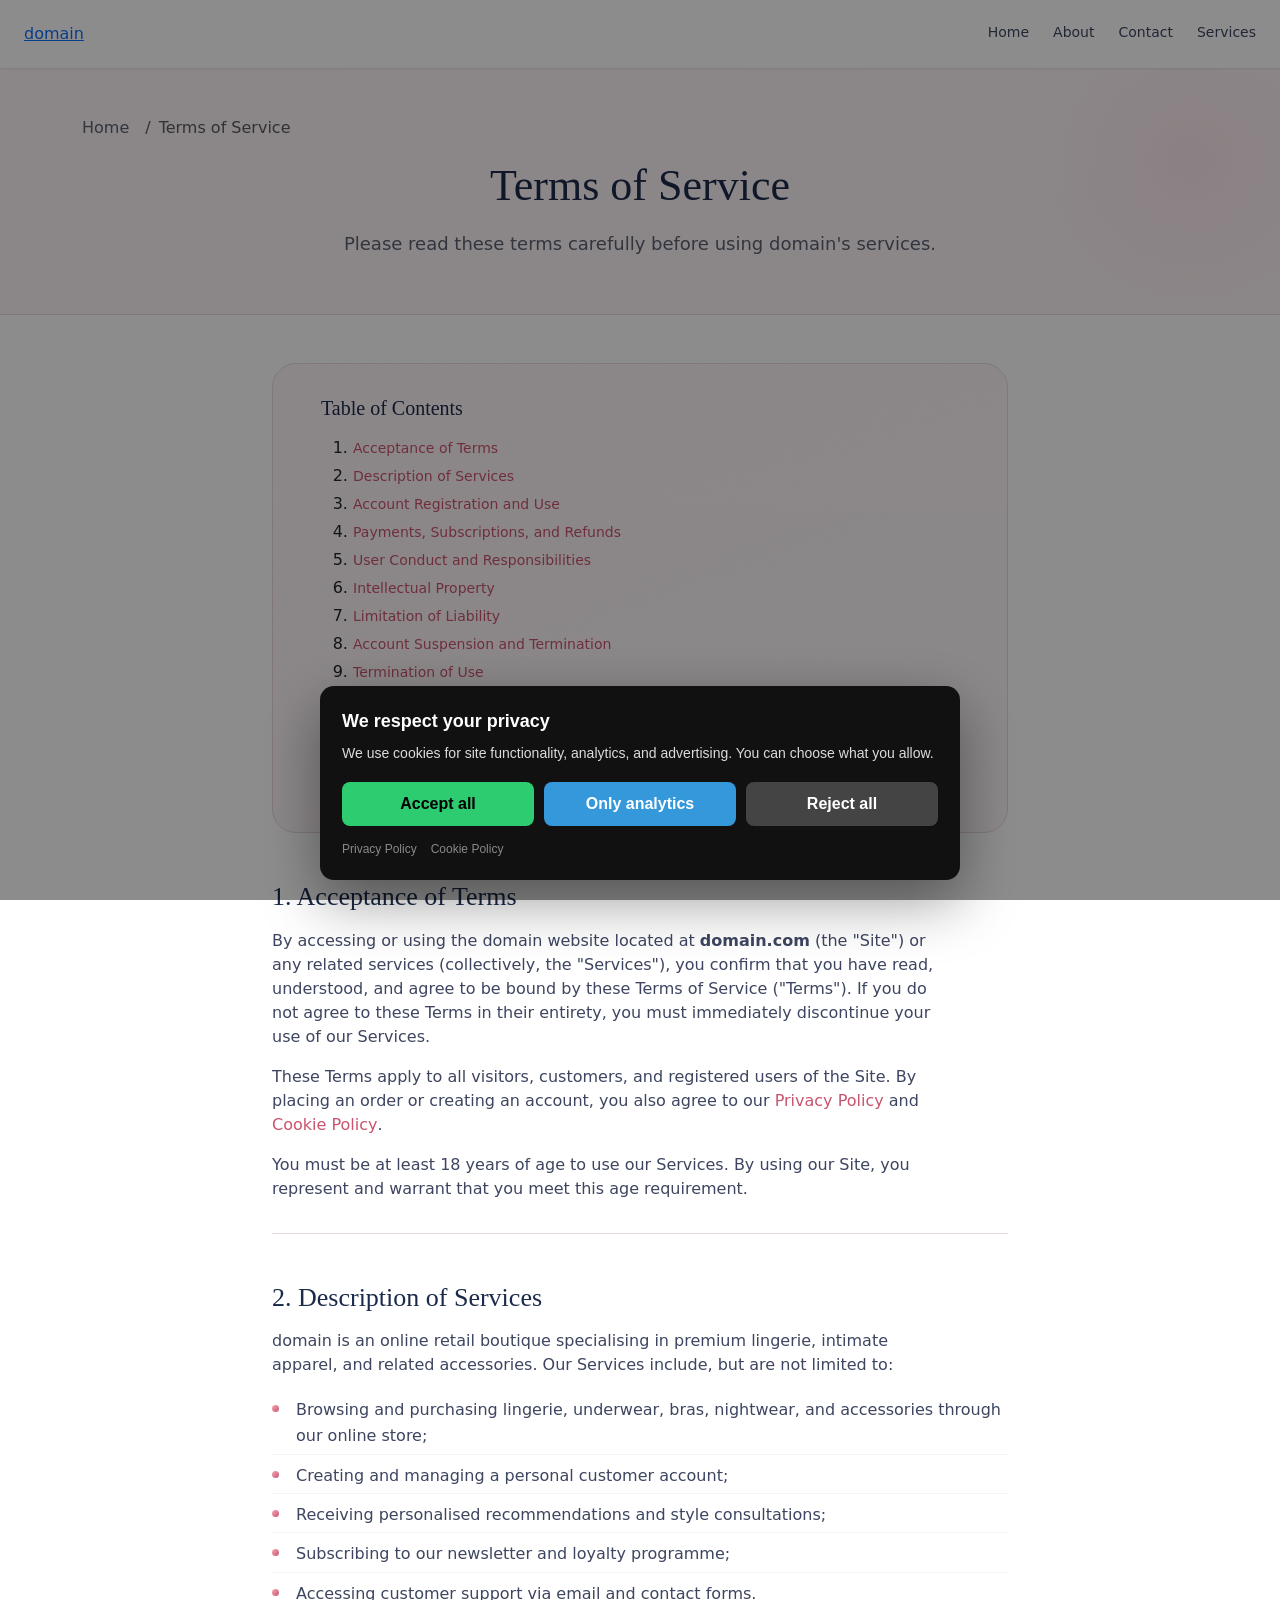
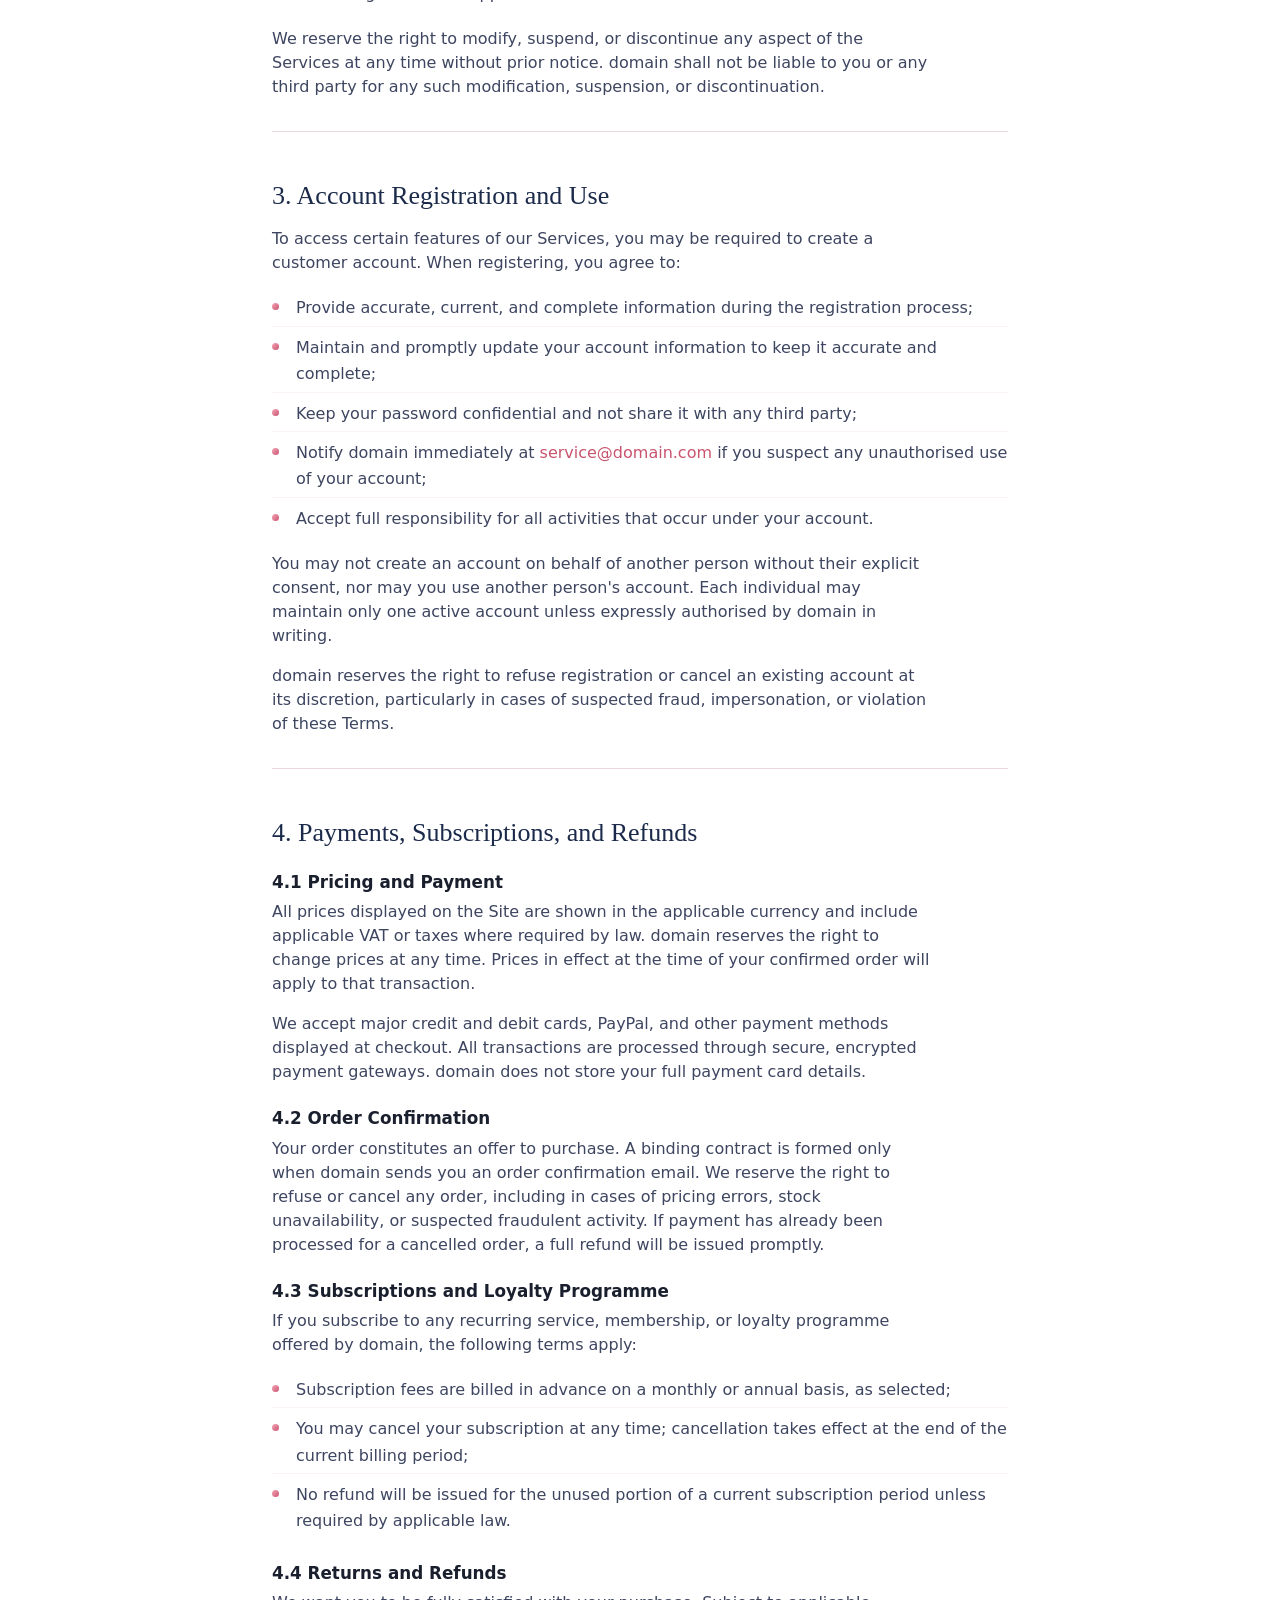
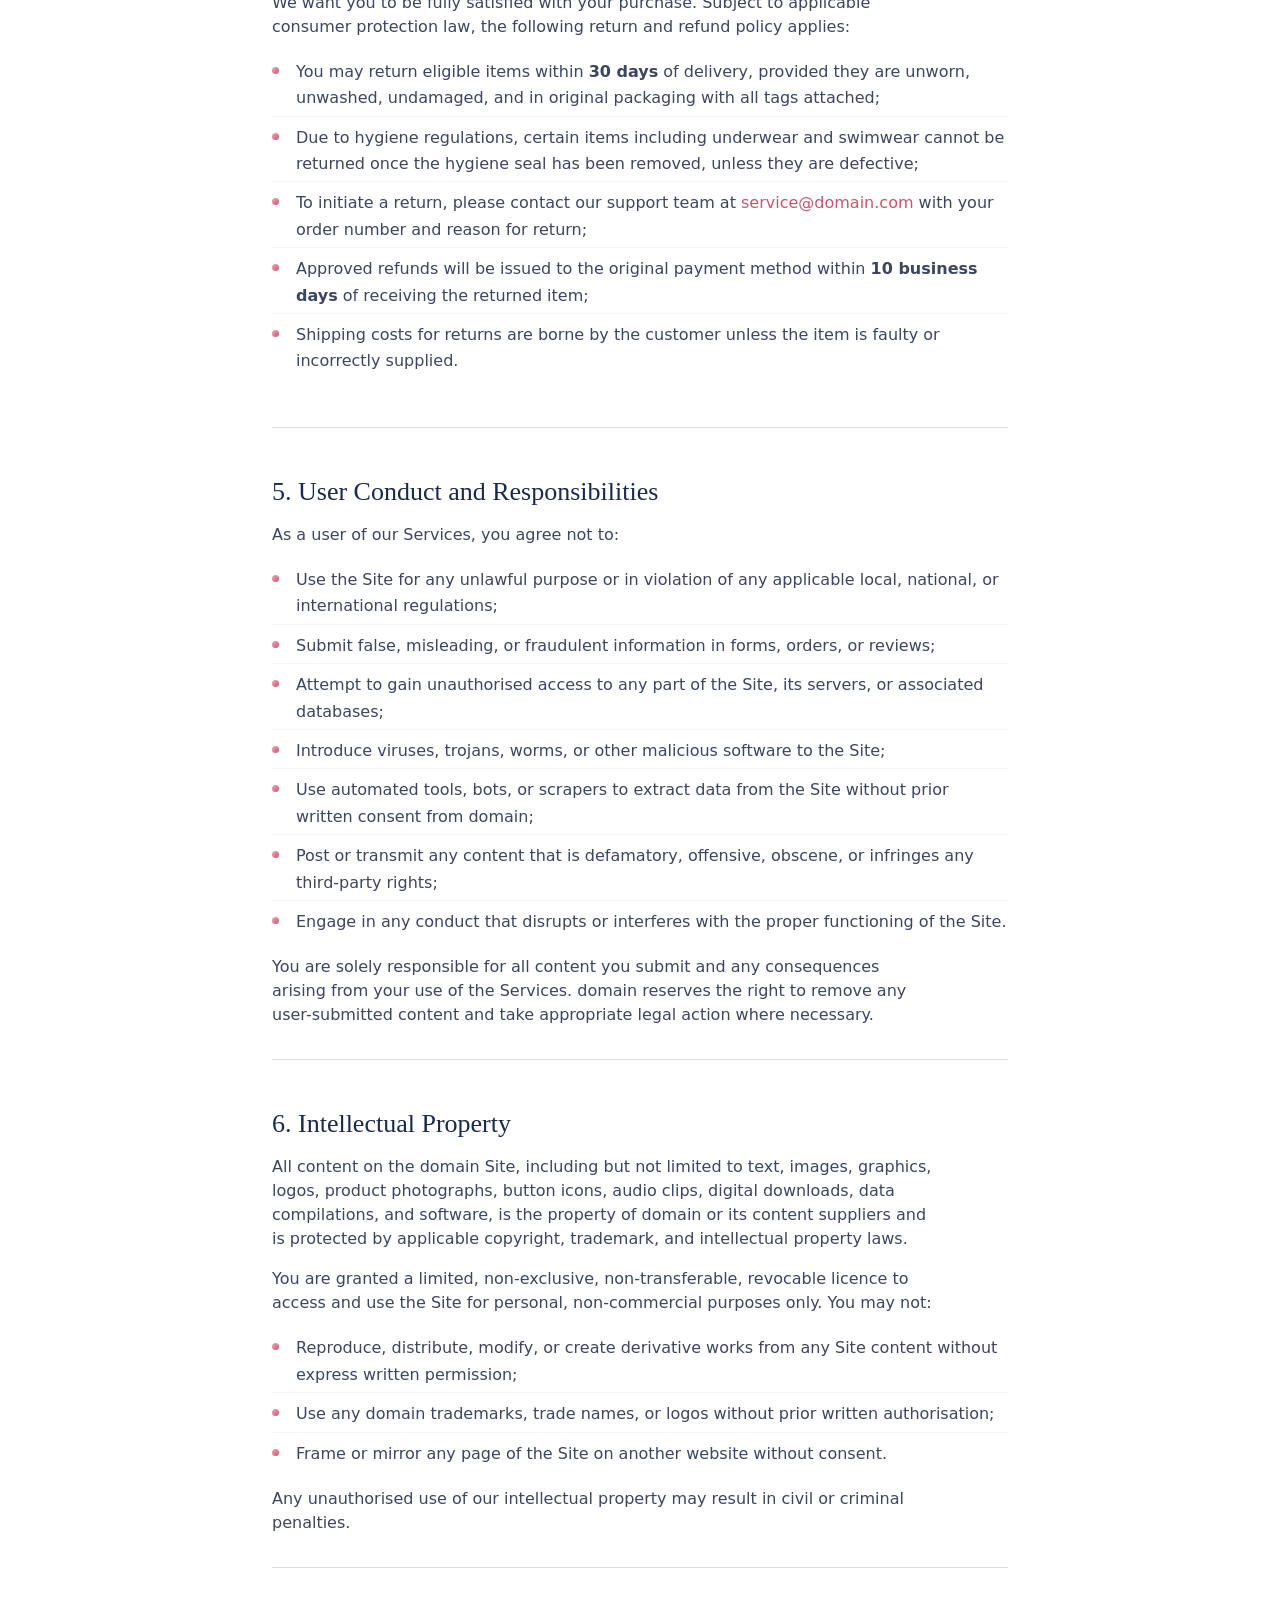
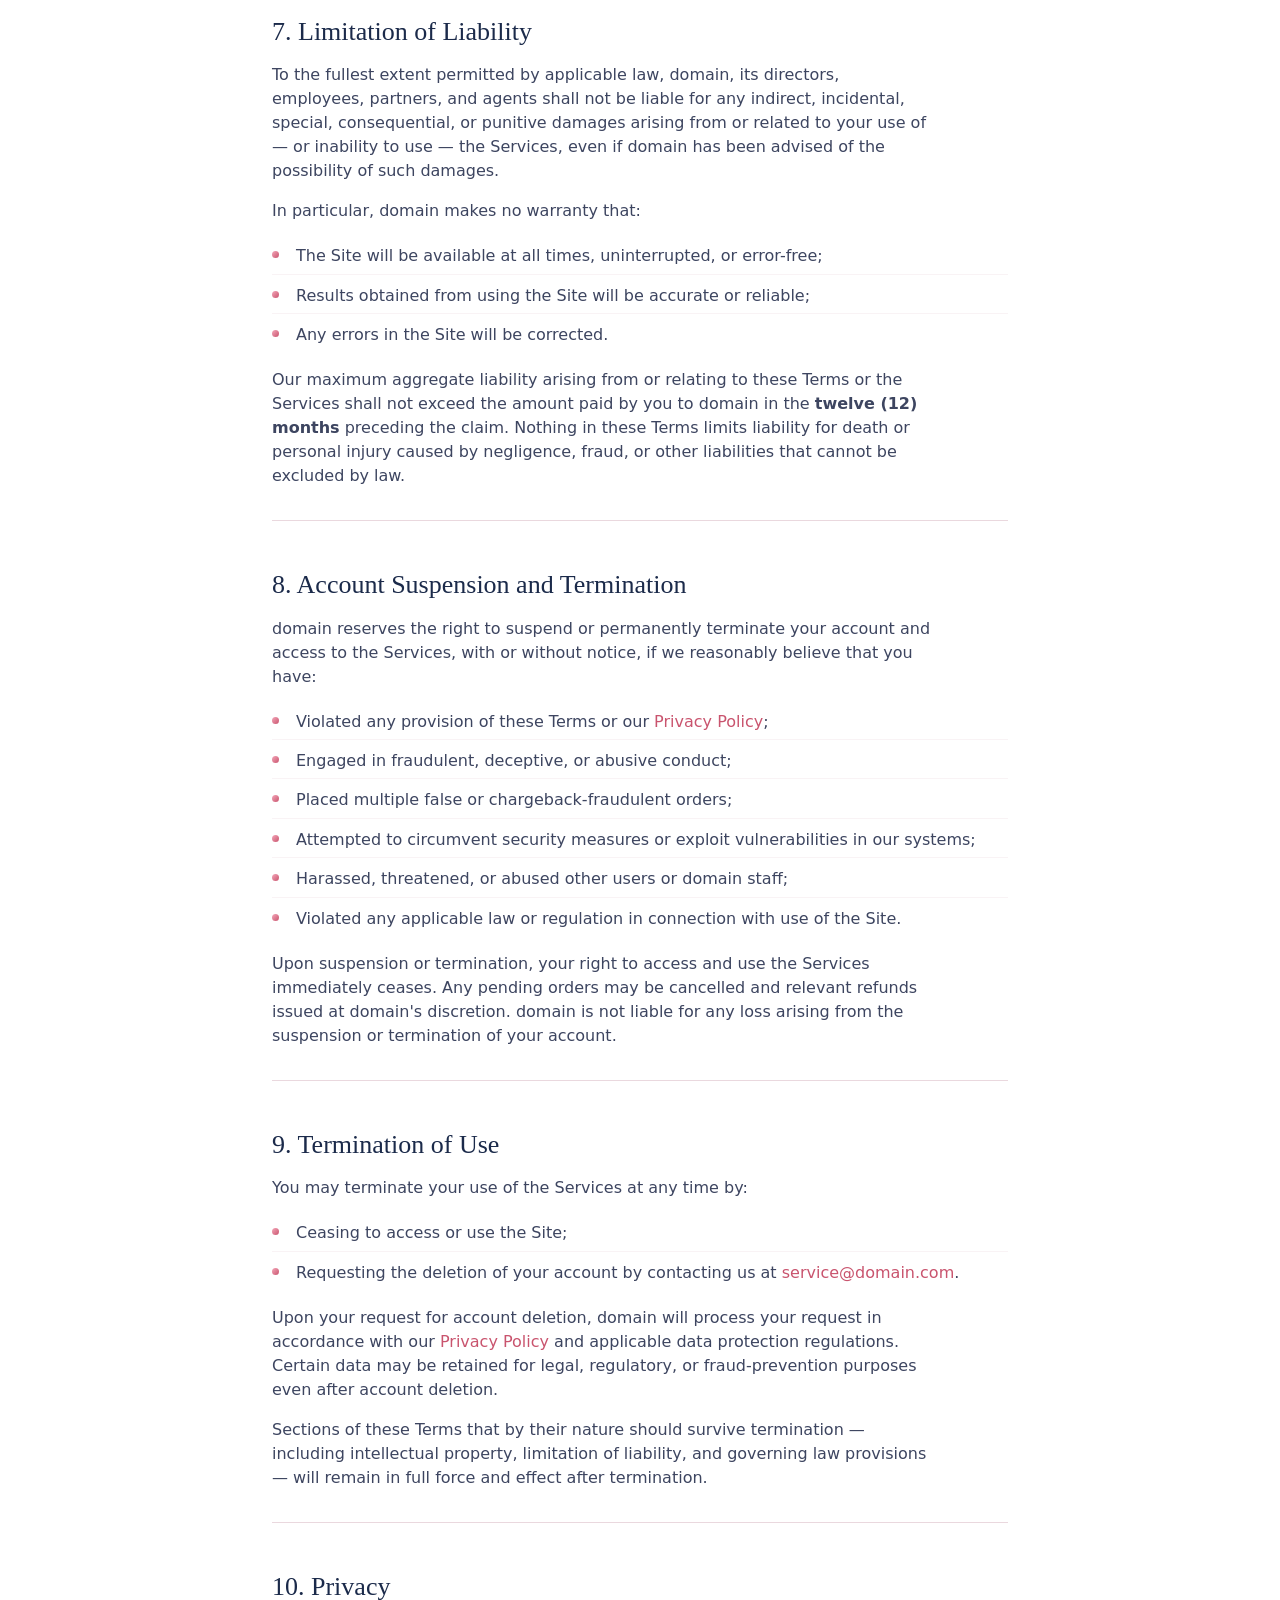
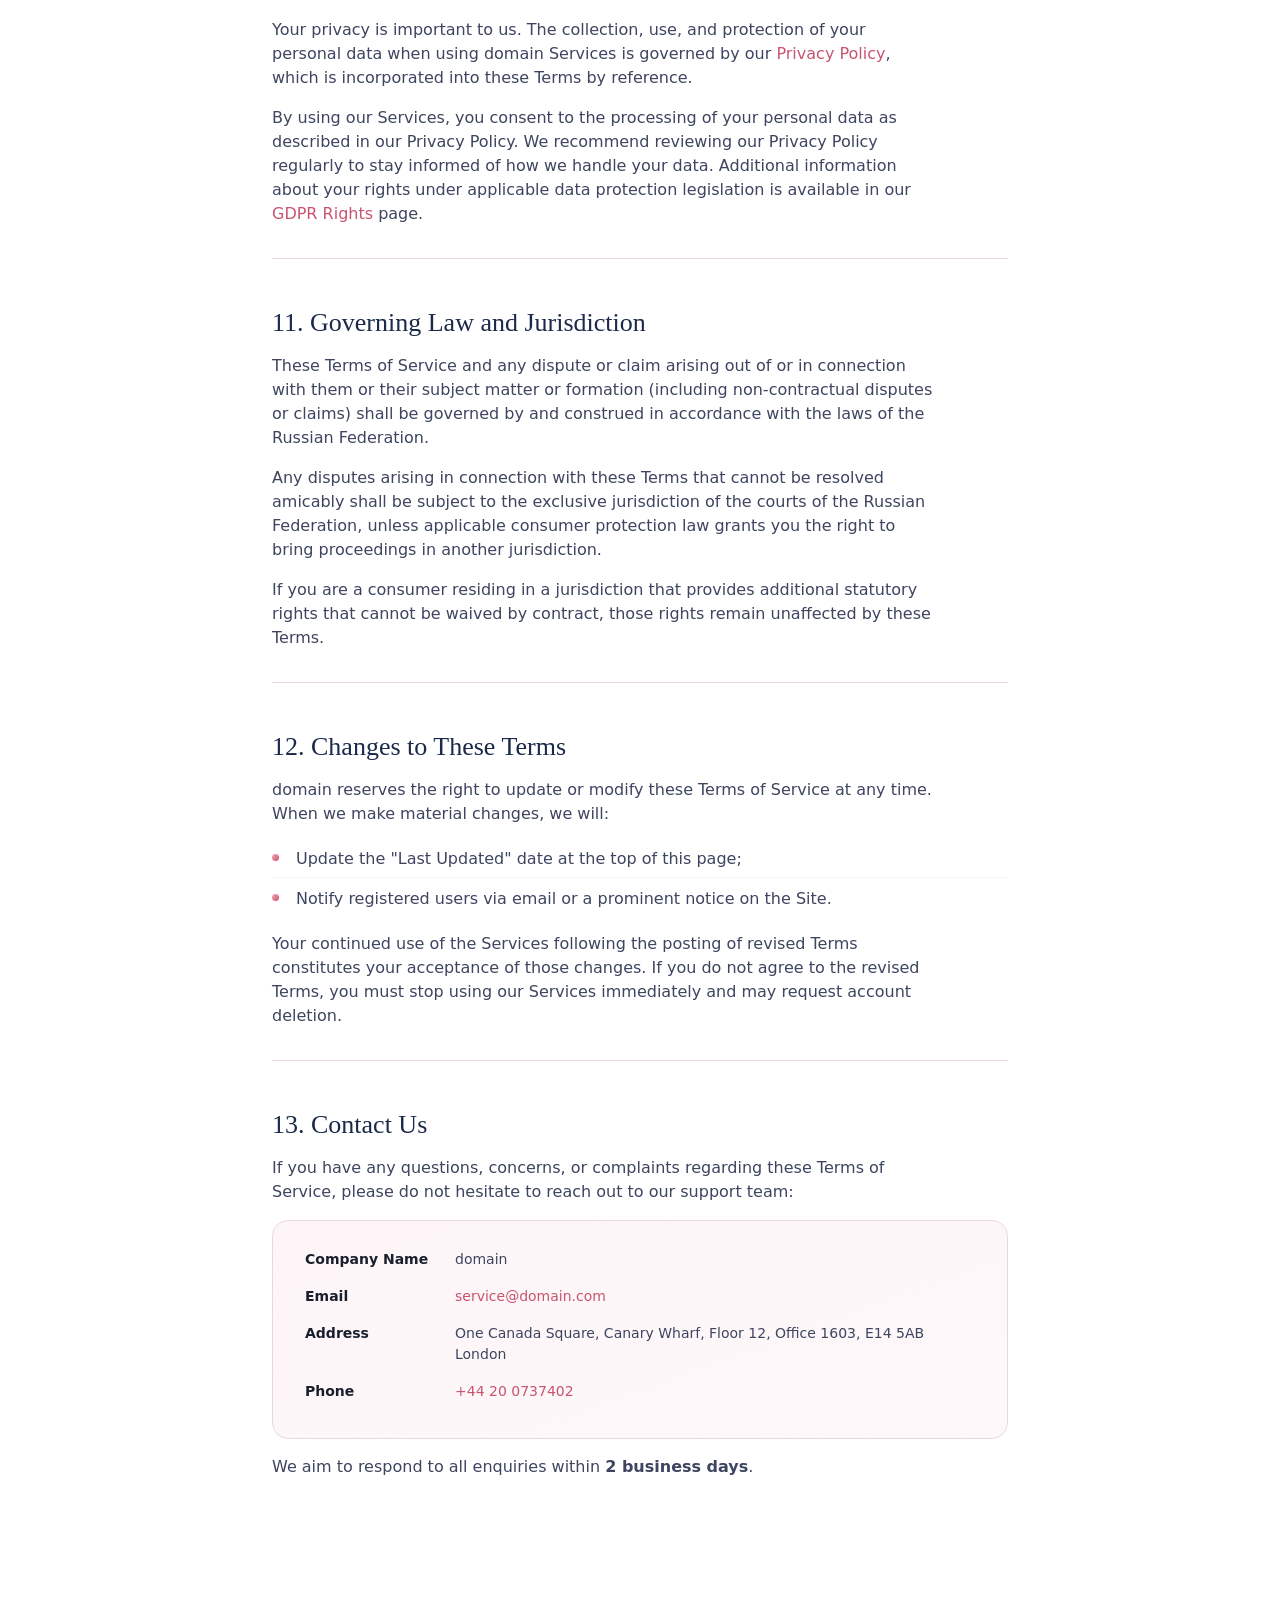
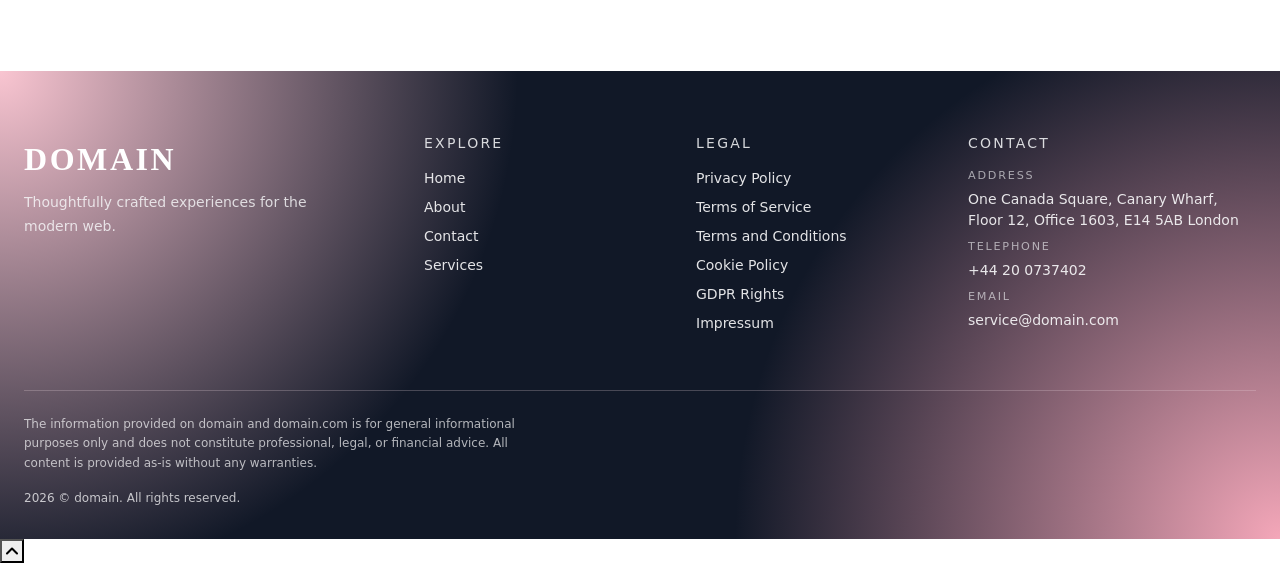
<file: terms_of_services.html>
<!DOCTYPE html><html lang="en"><head>
<script type="application/ld+json">
{
  "@context": "https://schema.org",
  "@graph": [
    {
      "@type": "Organization",
      "@id": "https://domain.com/#org",
      "name": "domain",
      "url": "https://domain.com",
      "email": "service@domain.com",
      "telephone": "+44 20 0737402",
      "address": {
        "@type": "PostalAddress",
        "streetAddress": "One Canada Square, Canary Wharf, Floor 12, Office 1603, E14 5AB London"
      },
      "contactPoint": {
        "@type": "ContactPoint",
        "contactType": "customer support",
        "email": "service@domain.com",
        "telephone": "+44 20 0737402"
      }
    },
    {
      "@type": "WebSite",
      "@id": "https://domain.com/#website",
      "url": "https://domain.com",
      "name": "domain",
      "publisher": {
        "@id": "https://domain.com/#org"
      }
    },
    {
      "@type": "WebPage",
      "@id": "https://domain.com/terms_of_services.html#webpage",
      "url": "https://domain.com/terms_of_services.html",
      "name": "Terms of Service | domain – Lingerie Boutique",
      "isPartOf": {
        "@id": "https://domain.com/#website"
      },
      "about": {
        "@id": "https://domain.com/#org"
      },
      "inLanguage": "en",
      "description": "Read domain",
      "mainEntity": {
        "@type": "Service",
        "name": "Terms of Service | domain – Lingerie Boutique",
        "provider": {
          "@id": "https://domain.com/#org"
        }
      }
    },
    {
      "@type": "BreadcrumbList",
      "@id": "https://domain.com/terms_of_services.html#breadcrumbs",
      "itemListElement": [
        {
          "@type": "ListItem",
          "position": 1,
          "name": "Home",
          "item": "https://domain.com"
        },
        {
          "@type": "ListItem",
          "position": 2,
          "name": "Terms Of Services.Html",
          "item": "https://domain.com/terms_of_services.html"
        }
      ]
    }
  ]
}
</script>
  <meta charset="UTF-8">
  <meta name="viewport" content="width=device-width, initial-scale=1.0">
  <title>Terms of Service | domain – Lingerie Boutique</title>
  <meta name="description" content="Read domain's Terms of Service. Understand your rights and obligations when using our lingerie store services, including account use, payments, and refund policies.">
  <meta name="robots" content="index, follow">
  <link rel="canonical" href="https://domain.com/terms_of_services.html">
  <meta property="og:type" content="website">
  <meta property="og:title" content="Terms of Service | domain">
  <meta property="og:description" content="Terms of Service for domain – your premium lingerie boutique. Learn about account policies, payment terms, and user responsibilities.">
  <meta property="og:url" content="https://domain.com/terms_of_services.html">
  <meta property="og:site_name" content="domain">
  <link rel="stylesheet" href="style.css">
  <link rel="icon" type="image/png" href="/favicon.png">
  <link rel="apple-touch-icon" href="/apple-touch-icon.png">
   <link rel="stylesheet" href="https://cdn.jsdelivr.net/npm/bootstrap@5.3.3/dist/css/bootstrap.min.css" integrity="sha384-QWTKZyjpPEjISv5WaRU9OFeRpok6YctnYmDr5pNlyT2bRjXh0JMhjY6hW+ALEwIH" crossorigin="anonymous">
  <link rel="stylesheet" href="https://unpkg.com/aos@2.3.4/dist/aos.css">
<link rel="stylesheet" href="./header-footer.css">
<link rel="stylesheet" href="./consent.css">
<script src="./consent.js"></script>
</head>
 <body>
<header class="dr-header" data-dr-variant="v1">
  <div class="dr-header-inner">
    <a class="dr-logo" href="./index.html" aria-label="domain">domain</a>

    <nav class="dr-nav" aria-label="Primary navigation">
      <ul class="dr-nav-list">
        <li class="dr-nav-item"><a class="dr-nav-link" href="./index.html">Home</a></li><li class="dr-nav-item"><a class="dr-nav-link" href="./about.html">About</a></li><li class="dr-nav-item"><a class="dr-nav-link" href="./contact.html">Contact</a></li><li class="dr-nav-item"><a class="dr-nav-link" href="./services.html">Services</a></li>
      </ul>
    </nav>

    <button class="dr-burger" type="button" aria-label="Toggle menu" aria-expanded="false" aria-controls="dr-mobile-menu">
      <span></span><span></span><span></span>
    </button>
  </div>
</header>
<nav class="dr-mobile-menu" id="dr-mobile-menu" aria-label="Mobile navigation">
  <ul class="dr-mobile-nav-list">
    <li class="dr-nav-item"><a class="dr-nav-link" href="./index.html">Home</a></li><li class="dr-nav-item"><a class="dr-nav-link" href="./about.html">About</a></li><li class="dr-nav-item"><a class="dr-nav-link" href="./contact.html">Contact</a></li><li class="dr-nav-item"><a class="dr-nav-link" href="./services.html">Services</a></li>
  </ul>
</nav>

  <main id="main-content" role="main">
   <section class="c-page-hero py-4 py-md-5" aria-labelledby="page-title">
    <div class="container">
     <nav aria-label="breadcrumb">
      <ol class="breadcrumb">
       <li class="breadcrumb-item"><a href="index.html">Home</a></li>
       <li class="breadcrumb-item active" aria-current="page">Terms of Service</li>
      </ol>
     </nav>
     <div class="row justify-content-center">
      <div class="col-12 col-lg-8 text-center" data-aos="fade-up">
       <h1 id="page-title" class="c-page-hero__title">Terms of Service</h1>
       <p class="c-page-hero__subtitle">Please read these terms carefully before using domain's services.</p>
       <p class="c-page-hero__meta text-muted"><!-- TODO: Last Updated --></p>
      </div>
     </div>
    </div>
   </section>
   <section class="c-legal-body py-4 py-md-5" aria-label="Terms of Service content">
    <div class="container">
     <div class="row justify-content-center">
      <div class="col-12 col-lg-8">
       <div class="c-legal-toc mb-5" data-aos="fade-up">
        <h2 class="c-legal-toc__title">Table of Contents</h2>
        <ol class="c-legal-toc__list">
         <li><a href="#section-acceptance" class="c-legal-toc__link">Acceptance of Terms</a></li>
         <li><a href="#section-services" class="c-legal-toc__link">Description of Services</a></li>
         <li><a href="#section-accounts" class="c-legal-toc__link">Account Registration and Use</a></li>
         <li><a href="#section-payments" class="c-legal-toc__link">Payments, Subscriptions, and Refunds</a></li>
         <li><a href="#section-user-conduct" class="c-legal-toc__link">User Conduct and Responsibilities</a></li>
         <li><a href="#section-ip" class="c-legal-toc__link">Intellectual Property</a></li>
         <li><a href="#section-liability" class="c-legal-toc__link">Limitation of Liability</a></li>
         <li><a href="#section-suspension" class="c-legal-toc__link">Account Suspension and Termination</a></li>
         <li><a href="#section-termination" class="c-legal-toc__link">Termination of Use</a></li>
         <li><a href="#section-privacy" class="c-legal-toc__link">Privacy</a></li>
         <li><a href="#section-law" class="c-legal-toc__link">Governing Law and Jurisdiction</a></li>
         <li><a href="#section-changes" class="c-legal-toc__link">Changes to These Terms</a></li>
         <li><a href="#section-contact" class="c-legal-toc__link">Contact Us</a></li>
        </ol>
       </div>
       <article class="c-legal-article">
        <section id="section-acceptance" class="c-legal-section scroll-anchor" data-aos="fade-up">
         <h2 class="c-legal-section__heading">1. Acceptance of Terms</h2>
         <p>By accessing or using the domain website located at <strong>domain.com</strong> (the "Site") or any related services (collectively, the "Services"), you confirm that you have read, understood, and agree to be bound by these Terms of Service ("Terms"). If you do not agree to these Terms in their entirety, you must immediately discontinue your use of our Services.</p>
         <p>These Terms apply to all visitors, customers, and registered users of the Site. By placing an order or creating an account, you also agree to our <a href="privacy.html" class="c-legal-link">Privacy Policy</a> and <a href="cookie_policy.html" class="c-legal-link">Cookie Policy</a>.</p>
         <p>You must be at least 18 years of age to use our Services. By using our Site, you represent and warrant that you meet this age requirement.</p>
        </section>
        <section id="section-services" class="c-legal-section scroll-anchor" data-aos="fade-up">
         <h2 class="c-legal-section__heading">2. Description of Services</h2>
         <p>domain is an online retail boutique specialising in premium lingerie, intimate apparel, and related accessories. Our Services include, but are not limited to:</p>
         <ul class="c-legal-list">
          <li>Browsing and purchasing lingerie, underwear, bras, nightwear, and accessories through our online store;</li>
          <li>Creating and managing a personal customer account;</li>
          <li>Receiving personalised recommendations and style consultations;</li>
          <li>Subscribing to our newsletter and loyalty programme;</li>
          <li>Accessing customer support via email and contact forms.</li>
         </ul>
         <p>We reserve the right to modify, suspend, or discontinue any aspect of the Services at any time without prior notice. domain shall not be liable to you or any third party for any such modification, suspension, or discontinuation.</p>
        </section>
        <section id="section-accounts" class="c-legal-section scroll-anchor" data-aos="fade-up">
         <h2 class="c-legal-section__heading">3. Account Registration and Use</h2>
         <p>To access certain features of our Services, you may be required to create a customer account. When registering, you agree to:</p>
         <ul class="c-legal-list">
          <li>Provide accurate, current, and complete information during the registration process;</li>
          <li>Maintain and promptly update your account information to keep it accurate and complete;</li>
          <li>Keep your password confidential and not share it with any third party;</li>
          <li>Notify domain immediately at <a href="mailto:service@domain.com" class="c-legal-link">service@domain.com</a> if you suspect any unauthorised use of your account;</li>
          <li>Accept full responsibility for all activities that occur under your account.</li>
         </ul>
         <p>You may not create an account on behalf of another person without their explicit consent, nor may you use another person's account. Each individual may maintain only one active account unless expressly authorised by domain in writing.</p>
         <p>domain reserves the right to refuse registration or cancel an existing account at its discretion, particularly in cases of suspected fraud, impersonation, or violation of these Terms.</p>
        </section>
        <section id="section-payments" class="c-legal-section scroll-anchor" data-aos="fade-up">
         <h2 class="c-legal-section__heading">4. Payments, Subscriptions, and Refunds</h2>
         <h3 class="c-legal-section__subheading">4.1 Pricing and Payment</h3>
         <p>All prices displayed on the Site are shown in the applicable currency and include applicable VAT or taxes where required by law. domain reserves the right to change prices at any time. Prices in effect at the time of your confirmed order will apply to that transaction.</p>
         <p>We accept major credit and debit cards, PayPal, and other payment methods displayed at checkout. All transactions are processed through secure, encrypted payment gateways. domain does not store your full payment card details.</p>
         <h3 class="c-legal-section__subheading">4.2 Order Confirmation</h3>
         <p>Your order constitutes an offer to purchase. A binding contract is formed only when domain sends you an order confirmation email. We reserve the right to refuse or cancel any order, including in cases of pricing errors, stock unavailability, or suspected fraudulent activity. If payment has already been processed for a cancelled order, a full refund will be issued promptly.</p>
         <h3 class="c-legal-section__subheading">4.3 Subscriptions and Loyalty Programme</h3>
         <p>If you subscribe to any recurring service, membership, or loyalty programme offered by domain, the following terms apply:</p>
         <ul class="c-legal-list">
          <li>Subscription fees are billed in advance on a monthly or annual basis, as selected;</li>
          <li>You may cancel your subscription at any time; cancellation takes effect at the end of the current billing period;</li>
          <li>No refund will be issued for the unused portion of a current subscription period unless required by applicable law.</li>
         </ul>
         <h3 class="c-legal-section__subheading">4.4 Returns and Refunds</h3>
         <p>We want you to be fully satisfied with your purchase. Subject to applicable consumer protection law, the following return and refund policy applies:</p>
         <ul class="c-legal-list">
          <li>You may return eligible items within <strong>30 days</strong> of delivery, provided they are unworn, unwashed, undamaged, and in original packaging with all tags attached;</li>
          <li>Due to hygiene regulations, certain items including underwear and swimwear cannot be returned once the hygiene seal has been removed, unless they are defective;</li>
          <li>To initiate a return, please contact our support team at <a href="mailto:service@domain.com" class="c-legal-link">service@domain.com</a> with your order number and reason for return;</li>
          <li>Approved refunds will be issued to the original payment method within <strong>10 business days</strong> of receiving the returned item;</li>
          <li>Shipping costs for returns are borne by the customer unless the item is faulty or incorrectly supplied.</li>
         </ul>
        </section>
        <section id="section-user-conduct" class="c-legal-section scroll-anchor" data-aos="fade-up">
         <h2 class="c-legal-section__heading">5. User Conduct and Responsibilities</h2>
         <p>As a user of our Services, you agree not to:</p>
         <ul class="c-legal-list">
          <li>Use the Site for any unlawful purpose or in violation of any applicable local, national, or international regulations;</li>
          <li>Submit false, misleading, or fraudulent information in forms, orders, or reviews;</li>
          <li>Attempt to gain unauthorised access to any part of the Site, its servers, or associated databases;</li>
          <li>Introduce viruses, trojans, worms, or other malicious software to the Site;</li>
          <li>Use automated tools, bots, or scrapers to extract data from the Site without prior written consent from domain;</li>
          <li>Post or transmit any content that is defamatory, offensive, obscene, or infringes any third-party rights;</li>
          <li>Engage in any conduct that disrupts or interferes with the proper functioning of the Site.</li>
         </ul>
         <p>You are solely responsible for all content you submit and any consequences arising from your use of the Services. domain reserves the right to remove any user-submitted content and take appropriate legal action where necessary.</p>
        </section>
        <section id="section-ip" class="c-legal-section scroll-anchor" data-aos="fade-up">
         <h2 class="c-legal-section__heading">6. Intellectual Property</h2>
         <p>All content on the domain Site, including but not limited to text, images, graphics, logos, product photographs, button icons, audio clips, digital downloads, data compilations, and software, is the property of domain or its content suppliers and is protected by applicable copyright, trademark, and intellectual property laws.</p>
         <p>You are granted a limited, non-exclusive, non-transferable, revocable licence to access and use the Site for personal, non-commercial purposes only. You may not:</p>
         <ul class="c-legal-list">
          <li>Reproduce, distribute, modify, or create derivative works from any Site content without express written permission;</li>
          <li>Use any domain trademarks, trade names, or logos without prior written authorisation;</li>
          <li>Frame or mirror any page of the Site on another website without consent.</li>
         </ul>
         <p>Any unauthorised use of our intellectual property may result in civil or criminal penalties.</p>
        </section>
        <section id="section-liability" class="c-legal-section scroll-anchor" data-aos="fade-up">
         <h2 class="c-legal-section__heading">7. Limitation of Liability</h2>
         <p>To the fullest extent permitted by applicable law, domain, its directors, employees, partners, and agents shall not be liable for any indirect, incidental, special, consequential, or punitive damages arising from or related to your use of — or inability to use — the Services, even if domain has been advised of the possibility of such damages.</p>
         <p>In particular, domain makes no warranty that:</p>
         <ul class="c-legal-list">
          <li>The Site will be available at all times, uninterrupted, or error-free;</li>
          <li>Results obtained from using the Site will be accurate or reliable;</li>
          <li>Any errors in the Site will be corrected.</li>
         </ul>
         <p>Our maximum aggregate liability arising from or relating to these Terms or the Services shall not exceed the amount paid by you to domain in the <strong>twelve (12) months</strong> preceding the claim. Nothing in these Terms limits liability for death or personal injury caused by negligence, fraud, or other liabilities that cannot be excluded by law.</p>
        </section>
        <section id="section-suspension" class="c-legal-section scroll-anchor" data-aos="fade-up">
         <h2 class="c-legal-section__heading">8. Account Suspension and Termination</h2>
         <p>domain reserves the right to suspend or permanently terminate your account and access to the Services, with or without notice, if we reasonably believe that you have:</p>
         <ul class="c-legal-list">
          <li>Violated any provision of these Terms or our <a href="privacy.html" class="c-legal-link">Privacy Policy</a>;</li>
          <li>Engaged in fraudulent, deceptive, or abusive conduct;</li>
          <li>Placed multiple false or chargeback-fraudulent orders;</li>
          <li>Attempted to circumvent security measures or exploit vulnerabilities in our systems;</li>
          <li>Harassed, threatened, or abused other users or domain staff;</li>
          <li>Violated any applicable law or regulation in connection with use of the Site.</li>
         </ul>
         <p>Upon suspension or termination, your right to access and use the Services immediately ceases. Any pending orders may be cancelled and relevant refunds issued at domain's discretion. domain is not liable for any loss arising from the suspension or termination of your account.</p>
        </section>
        <section id="section-termination" class="c-legal-section scroll-anchor" data-aos="fade-up">
         <h2 class="c-legal-section__heading">9. Termination of Use</h2>
         <p>You may terminate your use of the Services at any time by:</p>
         <ul class="c-legal-list">
          <li>Ceasing to access or use the Site;</li>
          <li>Requesting the deletion of your account by contacting us at <a href="mailto:service@domain.com" class="c-legal-link">service@domain.com</a>.</li>
         </ul>
         <p>Upon your request for account deletion, domain will process your request in accordance with our <a href="privacy.html" class="c-legal-link">Privacy Policy</a> and applicable data protection regulations. Certain data may be retained for legal, regulatory, or fraud-prevention purposes even after account deletion.</p>
         <p>Sections of these Terms that by their nature should survive termination — including intellectual property, limitation of liability, and governing law provisions — will remain in full force and effect after termination.</p>
        </section>
        <section id="section-privacy" class="c-legal-section scroll-anchor" data-aos="fade-up">
         <h2 class="c-legal-section__heading">10. Privacy</h2>
         <p>Your privacy is important to us. The collection, use, and protection of your personal data when using domain Services is governed by our <a href="privacy.html" class="c-legal-link">Privacy Policy</a>, which is incorporated into these Terms by reference.</p>
         <p>By using our Services, you consent to the processing of your personal data as described in our Privacy Policy. We recommend reviewing our Privacy Policy regularly to stay informed of how we handle your data. Additional information about your rights under applicable data protection legislation is available in our <a href="gdpr-rights.html" class="c-legal-link">GDPR Rights</a> page.</p>
        </section>
        <section id="section-law" class="c-legal-section scroll-anchor" data-aos="fade-up">
         <h2 class="c-legal-section__heading">11. Governing Law and Jurisdiction</h2>
         <p>These Terms of Service and any dispute or claim arising out of or in connection with them or their subject matter or formation (including non-contractual disputes or claims) shall be governed by and construed in accordance with the laws of the Russian Federation.</p>
         <p>Any disputes arising in connection with these Terms that cannot be resolved amicably shall be subject to the exclusive jurisdiction of the courts of the Russian Federation, unless applicable consumer protection law grants you the right to bring proceedings in another jurisdiction.</p>
         <p>If you are a consumer residing in a jurisdiction that provides additional statutory rights that cannot be waived by contract, those rights remain unaffected by these Terms.</p>
        </section>
        <section id="section-changes" class="c-legal-section scroll-anchor" data-aos="fade-up">
         <h2 class="c-legal-section__heading">12. Changes to These Terms</h2>
         <p>domain reserves the right to update or modify these Terms of Service at any time. When we make material changes, we will:</p>
         <ul class="c-legal-list">
          <li>Update the "Last Updated" date at the top of this page;</li>
          <li>Notify registered users via email or a prominent notice on the Site.</li>
         </ul>
         <p>Your continued use of the Services following the posting of revised Terms constitutes your acceptance of those changes. If you do not agree to the revised Terms, you must stop using our Services immediately and may request account deletion.</p>
        </section>
        <section id="section-contact" class="c-legal-section scroll-anchor" data-aos="fade-up">
         <h2 class="c-legal-section__heading">13. Contact Us</h2>
         <p>If you have any questions, concerns, or complaints regarding these Terms of Service, please do not hesitate to reach out to our support team:</p>
         <div class="c-legal-contact">
          <dl class="c-legal-contact__list">
           <dt class="c-legal-contact__label">Company Name</dt>
           <dd class="c-legal-contact__value">domain</dd>
           <dt class="c-legal-contact__label">Email</dt>
           <dd class="c-legal-contact__value">
            <a href="mailto:service@domain.com" class="c-legal-link">service@domain.com</a>
           </dd>
           <dt class="c-legal-contact__label">Address</dt>
           <dd class="c-legal-contact__value">One Canada Square, Canary Wharf, Floor 12, Office 1603, E14 5AB London</dd>
           <dt class="c-legal-contact__label">Phone</dt>
           <dd class="c-legal-contact__value">
            <a href="tel:+44 20 0737402" class="c-legal-link">+44 20 0737402</a>
           </dd>
          </dl>
         </div>
         <p class="mt-3">We aim to respond to all enquiries within <strong>2 business days</strong>.</p>
        </section>
       </article>
      </div>
     </div>
    </div>
   </section>
  </main>
  <footer class="dr-footer" aria-label="Site footer">
  <div class="dr-footer-inner">
    <div class="dr-footer-top">
      <div class="dr-footer-brand-block">
        <div class="dr-footer-logo" aria-label="domain">domain</div>
        <p class="dr-footer-tagline">Thoughtfully crafted experiences for the modern web.</p>
      </div>
      <nav class="dr-footer-nav" aria-label="Main navigation">
        <h2 class="dr-footer-heading">Explore</h2>
        <ul class="dr-footer-nav-list">
          <li class="dr-footer-nav-item"><a class="dr-footer-nav-link" href="./index.html">Home</a></li>
          <li class="dr-footer-nav-item"><a class="dr-footer-nav-link" href="./about.html">About</a></li>
          <li class="dr-footer-nav-item"><a class="dr-footer-nav-link" href="./contact.html">Contact</a></li>
          <li class="dr-footer-nav-item"><a class="dr-footer-nav-link" href="./services.html">Services</a></li>
        </ul>
      </nav>
      <nav class="dr-footer-legal" aria-label="Legal links">
        <h2 class="dr-footer-heading">Legal</h2>
        <ul class="dr-footer-legal-list">
          <li class="dr-footer-legal-item"><a class="dr-footer-legal-link" href="./privacy.html">Privacy Policy</a></li>
          <li class="dr-footer-legal-item"><a class="dr-footer-legal-link" href="./terms_of_services.html">Terms of Service</a></li>
          <li class="dr-footer-legal-item"><a class="dr-footer-legal-link" href="./terms_and_conditions.html">Terms and Conditions</a></li>
          <li class="dr-footer-legal-item"><a class="dr-footer-legal-link" href="./cookie_policy.html">Cookie Policy</a></li>
          <li class="dr-footer-legal-item"><a class="dr-footer-legal-link" href="./gdpr-rights.html">GDPR Rights</a></li>
          <li class="dr-footer-legal-item"><a class="dr-footer-legal-link" href="./impressum.html">Impressum</a></li>
        </ul>
      </nav>
      <div class="dr-footer-contact" aria-label="Contact information">
        <h2 class="dr-footer-heading">Contact</h2>
        <ul class="dr-footer-contact-list">
          <li class="dr-footer-contact-item">
            <span class="dr-footer-contact-label">Address</span>
            <span class="dr-footer-contact-value">One Canada Square, Canary Wharf, Floor 12, Office 1603, E14 5AB London</span>
          </li>
          <li class="dr-footer-contact-item">
            <span class="dr-footer-contact-label">Telephone</span>
            <a class="dr-footer-contact-link" href="tel:+44 20 0737402">+44 20 0737402</a>
          </li>
          <li class="dr-footer-contact-item">
            <span class="dr-footer-contact-label">Email</span>
            <a class="dr-footer-contact-link" href="mailto:service@domain.com">service@domain.com</a>
          </li>
        </ul>
      </div>
    </div>
    <div class="dr-footer-bottom">
      <p class="dr-footer-disclaimer">The information provided on domain and domain.com is for general informational purposes only and does not constitute professional, legal, or financial advice. All content is provided as-is without any warranties.</p>
      <div class="dr-footer-bottom-meta">
        <p class="dr-footer-meta"><span class="dr-year"></span> © domain. All rights reserved.</p>
      </div>
    </div>
  </div>
</footer>
  
 
  
  

<script src="script.js" defer=""></script>
<script src="https://unpkg.com/aos@2.3.4/dist/aos.js"></script>
<script>
if (typeof AOS !== "undefined" && !window.__AOS_INITIALIZED__) {
  AOS.init({ once: true, duration: 700, easing: "ease-out-cubic" });
  window.__AOS_INITIALIZED__ = true;
}
</script>
<script src="./header-footer.js"></script>
</body></html>
</file>
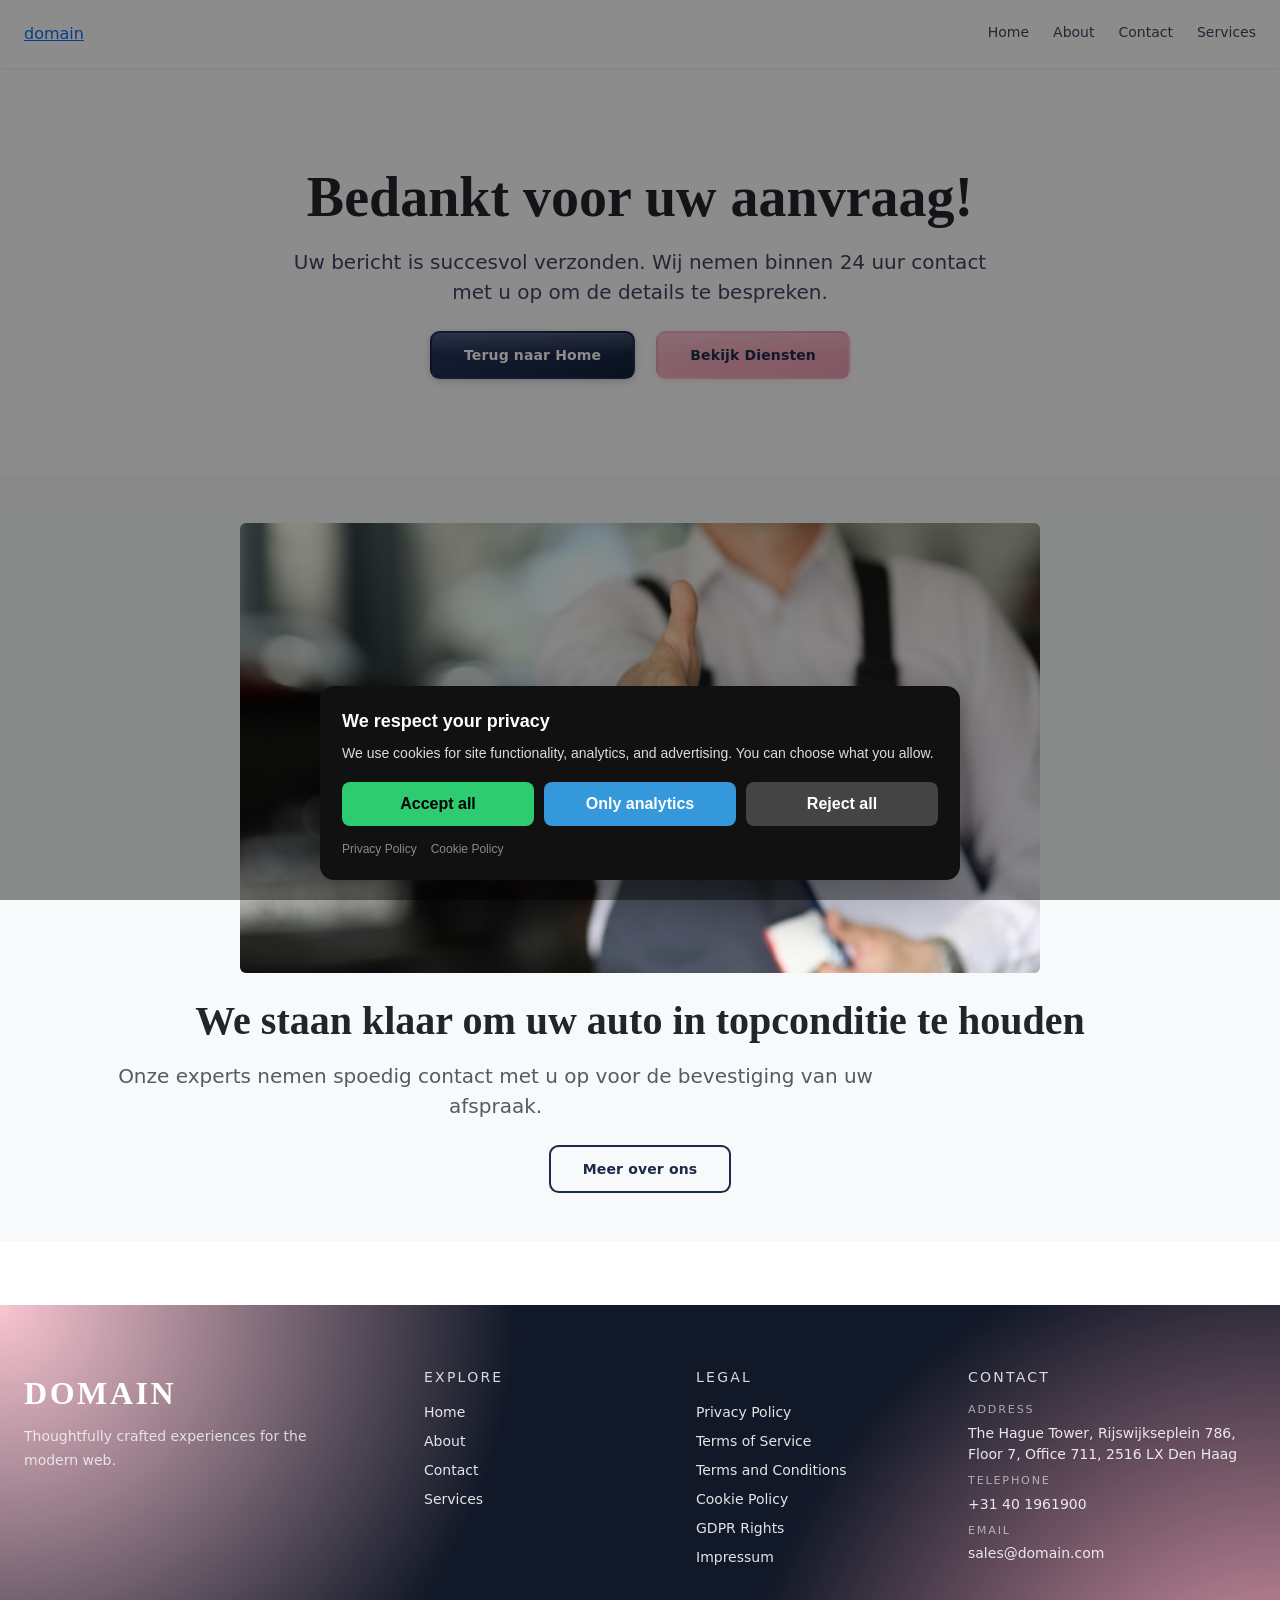
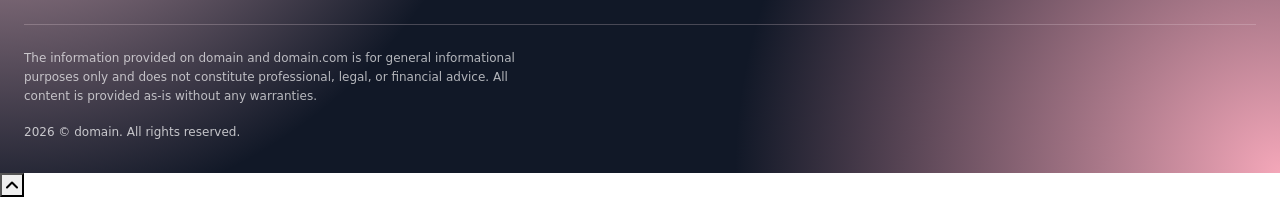
<file: thank_you.html>
<!DOCTYPE html><html lang="nl"><head>
<script type="application/ld+json">
{
  "@context": "https://schema.org",
  "@graph": [
    {
      "@type": "Organization",
      "@id": "https://domain.com/#org",
      "name": "domain",
      "url": "https://domain.com",
      "email": "sales@domain.com",
      "telephone": "+31 40 1961900",
      "address": {
        "@type": "PostalAddress",
        "streetAddress": "The Hague Tower, Rijswijkseplein 786, Floor 7, Office 711, 2516 LX Den Haag"
      },
      "contactPoint": {
        "@type": "ContactPoint",
        "contactType": "customer support",
        "email": "sales@domain.com",
        "telephone": "+31 40 1961900"
      }
    },
    {
      "@type": "WebSite",
      "@id": "https://domain.com/#website",
      "url": "https://domain.com",
      "name": "domain",
      "publisher": {
        "@id": "https://domain.com/#org"
      }
    },
    {
      "@type": "WebPage",
      "@id": "https://domain.com/thank_you.html#webpage",
      "url": "https://domain.com/thank_you.html",
      "name": "domain",
      "isPartOf": {
        "@id": "https://domain.com/#website"
      },
      "about": {
        "@id": "https://domain.com/#org"
      },
      "inLanguage": "nl"
    },
    {
      "@type": "BreadcrumbList",
      "@id": "https://domain.com/thank_you.html#breadcrumbs",
      "itemListElement": [
        {
          "@type": "ListItem",
          "position": 1,
          "name": "Home",
          "item": "https://domain.com"
        },
        {
          "@type": "ListItem",
          "position": 2,
          "name": "Thank You.Html",
          "item": "https://domain.com/thank_you.html"
        }
      ]
    }
  ]
}
</script>
  <meta charset="UTF-8">
  <meta name="viewport" content="width=device-width, initial-scale=1.0">
  <link rel="stylesheet" href="style.css">
  <link rel="icon" type="image/png" href="/favicon.png">
  <link rel="apple-touch-icon" href="/apple-touch-icon.png">
   <link rel="stylesheet" href="https://cdn.jsdelivr.net/npm/bootstrap@5.3.3/dist/css/bootstrap.min.css" integrity="sha384-QWTKZyjpPEjISv5WaRU9OFeRpok6YctnYmDr5pNlyT2bRjXh0JMhjY6hW+ALEwIH" crossorigin="anonymous">
  <link rel="stylesheet" href="https://unpkg.com/aos@2.3.4/dist/aos.css">
<link rel="stylesheet" href="./header-footer.css">
<link rel="stylesheet" href="./consent.css">
<script src="./consent.js"></script>
</head>
 <body>
<header class="dr-header" data-dr-variant="v1">
  <div class="dr-header-inner">
    <a class="dr-logo" href="./index.html" aria-label="domain">domain</a>

    <nav class="dr-nav" aria-label="Primary navigation">
      <ul class="dr-nav-list">
        <li class="dr-nav-item"><a class="dr-nav-link" href="./index.html">Home</a></li><li class="dr-nav-item"><a class="dr-nav-link" href="./about.html">About</a></li><li class="dr-nav-item"><a class="dr-nav-link" href="./contact.html">Contact</a></li><li class="dr-nav-item"><a class="dr-nav-link" href="./services.html">Services</a></li>
      </ul>
    </nav>

    <button class="dr-burger" type="button" aria-label="Toggle menu" aria-expanded="false" aria-controls="dr-mobile-menu">
      <span></span><span></span><span></span>
    </button>
  </div>
</header>
<nav class="dr-mobile-menu" id="dr-mobile-menu" aria-label="Mobile navigation">
  <ul class="dr-mobile-nav-list">
    <li class="dr-nav-item"><a class="dr-nav-link" href="./index.html">Home</a></li><li class="dr-nav-item"><a class="dr-nav-link" href="./about.html">About</a></li><li class="dr-nav-item"><a class="dr-nav-link" href="./contact.html">Contact</a></li><li class="dr-nav-item"><a class="dr-nav-link" href="./services.html">Services</a></li>
  </ul>
</nav>

  <main>
   <section class="hero-section py-5 text-center" data-aos="fade-up">
    <div class="container py-md-5">
     <div class="row justify-content-center">
      <div class="col-12 col-lg-8">
       <h1 class="display-4 fw-bold mb-3">Bedankt voor uw aanvraag!</h1>
       <p class="lead mb-4">Uw bericht is succesvol verzonden. Wij nemen binnen 24 uur contact met u op om de details te bespreken.</p>
       <a href="index.html" class="c-button c-button--primary c-button--large me-sm-3">Terug naar Home</a> <a href="services.html" class="c-button c-button--secondary c-button--large mt-3 mt-sm-0">Bekijk Diensten</a>
      </div>
     </div>
    </div>
   </section>
   <section class="py-4 py-md-5 bg-light" data-aos="fade-up">
    <div class="container text-center">
     <div class="ratio ratio-16x9 mb-4" style="max-width:800px;margin:auto;">
      <img src="img/9833.jpg" alt="Bedankt voor uw aanvraag bij AutoService Premium" class="img-fluid rounded" loading="lazy" width="800" height="450" style="object-fit:cover">
     </div>
     <h2 class="display-6 fw-bold mb-3">We staan klaar om uw auto in topconditie te houden</h2>
     <p class="lead text-muted mb-4">Onze experts nemen spoedig contact met u op voor de bevestiging van uw afspraak.</p>
     <a href="about.html" class="c-button c-button--outline">Meer over ons</a>
    </div>
   </section>
  </main>
  <footer class="dr-footer" aria-label="Site footer">
  <div class="dr-footer-inner">
    <div class="dr-footer-top">
      <div class="dr-footer-brand-block">
        <div class="dr-footer-logo" aria-label="domain">domain</div>
        <p class="dr-footer-tagline">Thoughtfully crafted experiences for the modern web.</p>
      </div>
      <nav class="dr-footer-nav" aria-label="Main navigation">
        <h2 class="dr-footer-heading">Explore</h2>
        <ul class="dr-footer-nav-list">
          <li class="dr-footer-nav-item"><a class="dr-footer-nav-link" href="./index.html">Home</a></li>
          <li class="dr-footer-nav-item"><a class="dr-footer-nav-link" href="./about.html">About</a></li>
          <li class="dr-footer-nav-item"><a class="dr-footer-nav-link" href="./contact.html">Contact</a></li>
          <li class="dr-footer-nav-item"><a class="dr-footer-nav-link" href="./services.html">Services</a></li>
        </ul>
      </nav>
      <nav class="dr-footer-legal" aria-label="Legal links">
        <h2 class="dr-footer-heading">Legal</h2>
        <ul class="dr-footer-legal-list">
          <li class="dr-footer-legal-item"><a class="dr-footer-legal-link" href="./privacy.html">Privacy Policy</a></li>
          <li class="dr-footer-legal-item"><a class="dr-footer-legal-link" href="./terms_of_services.html">Terms of Service</a></li>
          <li class="dr-footer-legal-item"><a class="dr-footer-legal-link" href="./terms_and_conditions.html">Terms and Conditions</a></li>
          <li class="dr-footer-legal-item"><a class="dr-footer-legal-link" href="./cookie_policy.html">Cookie Policy</a></li>
          <li class="dr-footer-legal-item"><a class="dr-footer-legal-link" href="./gdpr-rights.html">GDPR Rights</a></li>
          <li class="dr-footer-legal-item"><a class="dr-footer-legal-link" href="./impressum.html">Impressum</a></li>
        </ul>
      </nav>
      <div class="dr-footer-contact" aria-label="Contact information">
        <h2 class="dr-footer-heading">Contact</h2>
        <ul class="dr-footer-contact-list">
          <li class="dr-footer-contact-item">
            <span class="dr-footer-contact-label">Address</span>
            <span class="dr-footer-contact-value">The Hague Tower, Rijswijkseplein 786, Floor 7, Office 711, 2516 LX Den Haag</span>
          </li>
          <li class="dr-footer-contact-item">
            <span class="dr-footer-contact-label">Telephone</span>
            <a class="dr-footer-contact-link" href="tel:+31 40 1961900">+31 40 1961900</a>
          </li>
          <li class="dr-footer-contact-item">
            <span class="dr-footer-contact-label">Email</span>
            <a class="dr-footer-contact-link" href="mailto:sales@domain.com">sales@domain.com</a>
          </li>
        </ul>
      </div>
    </div>
    <div class="dr-footer-bottom">
      <p class="dr-footer-disclaimer">The information provided on domain and domain.com is for general informational purposes only and does not constitute professional, legal, or financial advice. All content is provided as-is without any warranties.</p>
      <div class="dr-footer-bottom-meta">
        <p class="dr-footer-meta"><span class="dr-year"></span> © domain. All rights reserved.</p>
      </div>
    </div>
  </div>
</footer>
  
 
  
  

<script src="script.js" defer=""></script>
<script src="https://unpkg.com/aos@2.3.4/dist/aos.js"></script>
<script>
if (typeof AOS !== "undefined" && !window.__AOS_INITIALIZED__) {
  AOS.init({ once: true, duration: 700, easing: "ease-out-cubic" });
  window.__AOS_INITIALIZED__ = true;
}
</script>
<script src="./header-footer.js"></script>
</body></html>
</file>
<file: style.css>
:root {
  --color-primary: #1b2a4a;
  --color-primary-hover: #243660;
  --color-secondary: #f4a7b9;
  --color-secondary-hover: #e8849a;
  --color-accent: #f9c5d1;
  --color-accent-dark: #c9546e;
  --color-text-dark: #1a1f2e;
  --color-text-mid: #3d4560;
  --color-text-light: #5a6070;
  --color-bg-light: #fdf5f7;
  --color-bg-white: #ffffff;
  --color-bg-dark: #111827;
  --color-border: #ead8de;
  --color-success: #059669;
  --color-success-bg: rgba(5, 150, 105, 0.1);
  --color-success-border: rgba(5, 150, 105, 0.3);
  --color-error: #dc2626;
  --color-error-bg: rgba(220, 38, 38, 0.08);
  --color-neutral-100: #f9fafb;
  --color-neutral-200: #f3f4f6;
  --color-neutral-300: #e5e7eb;
  --color-neutral-800: #1f2937;

  --font-primary: 'Inter', 'Segoe UI', system-ui, sans-serif;
  --font-secondary: 'Playfair Display', Georgia, serif;
  --font-size-base: 16px;
  --font-size-sm: 0.875rem;
  --font-size-lg: 1.125rem;
  --font-size-xl: 1.5rem;
  --font-size-2xl: 2rem;
  --font-size-3xl: clamp(2rem, 4vw, 3rem);
  --line-height-base: 1.6;
  --font-weight-normal: 400;
  --font-weight-medium: 500;
  --font-weight-semibold: 600;
  --font-weight-bold: 700;

  --space-xs: 0.25rem;
  --space-sm: 0.5rem;
  --space-md: 1rem;
  --space-lg: 1.5rem;
  --space-xl: 2rem;
  --space-2xl: 3rem;
  --space-3xl: 4rem;

  --logo-w: 150px;
  --logo-h: 40px;
  --nav-h: 68px;
  --header-h: 68px;
  --container-max: 1280px;
  --container-px: 1.5rem;

  --bp-sm: 480px;
  --bp-md: 768px;
  --bp-lg: 1024px;
  --bp-xl: 1280px;

  --transition-fast: 150ms ease-in-out;
  --transition-base: 220ms ease-in-out;
  --transition-slow: 350ms ease-in-out;

  --shadow-sm: 0 1px 3px rgba(0, 0, 0, 0.06), 0 1px 2px rgba(0, 0, 0, 0.04);
  --shadow-md: 0 4px 16px rgba(27, 42, 74, 0.10), 0 2px 6px rgba(27, 42, 74, 0.06);
  --shadow-lg: 0 12px 36px rgba(27, 42, 74, 0.14), 0 4px 12px rgba(27, 42, 74, 0.08);
  --shadow-card: 0 4px 24px rgba(244, 167, 185, 0.22), 0 2px 8px rgba(27, 42, 74, 0.08);
  --shadow-glossy: 0 2px 0 rgba(255,255,255,0.6) inset, 0 8px 32px rgba(27,42,74,0.12);

  --border-radius-sm: 0.3rem;
  --border-radius-md: 0.6rem;
  --border-radius-lg: 1rem;
  --border-radius-xl: 1.5rem;
  --border-radius-2xl: 2rem;
  --border-radius-full: 9999px;

  --z-base: 1;
  --z-nav: 1000;
  --z-overlay: 1100;
  --z-modal: 2000;
}

*,
*::before,
*::after {
  box-sizing: border-box;
  margin: 0;
  padding: 0;
}

html,
body {
  max-width: 100%;
  overflow-x: hidden;
  font-size: var(--font-size-base);
  font-family: var(--font-primary);
  color: var(--color-text-dark);
  background-color: var(--color-bg-white);
  line-height: var(--line-height-base);
  -webkit-font-smoothing: antialiased;
  -moz-osx-font-smoothing: grayscale;
}

img,
svg,
video {
  max-width: 100%;
  height: auto;
  display: block;
}

.ratio img,
.ratio video {
  width: 100%;
  height: 100%;
  object-fit: cover;
}

.ratio {
  overflow: hidden;
}

pre,
code,
table {
  max-width: 100%;
  overflow: auto;
}

a {
  color: var(--color-primary);
  text-decoration: none;
  transition: color var(--transition-base);
}

a:hover,
a:focus {
  color: var(--color-accent-dark);
  text-decoration: underline;
}

p {
  max-width: 65ch;
  margin-bottom: var(--space-md);
  color: var(--color-text-mid);
}

p:last-child {
  margin-bottom: 0;
}

h1,
h2,
h3,
h4,
h5,
h6 {
  font-family: var(--font-secondary);
  color: var(--color-text-dark);
  font-weight: var(--font-weight-bold);
  line-height: 1.25;
  margin-top: var(--space-xl);
  margin-bottom: var(--space-md);
}

h1:first-child,
h2:first-child,
h3:first-child,
h4:first-child {
  margin-top: 0;
}

h1 {
  font-size: clamp(2rem, 5vw, 3.25rem);
  font-weight: var(--font-weight-bold);
}

h2 {
  font-size: clamp(1.5rem, 3.5vw, 2.25rem);
  font-weight: var(--font-weight-bold);
}

h3 {
  font-size: clamp(1.125rem, 2.5vw, 1.5rem);
  font-weight: var(--font-weight-semibold);
}

h4 {
  font-size: clamp(1rem, 2vw, 1.25rem);
  font-weight: var(--font-weight-semibold);
}

h5 {
  font-size: 1rem;
  font-weight: var(--font-weight-medium);
}

h6 {
  font-size: 0.875rem;
  font-weight: var(--font-weight-medium);
}

ul,
ol {
  padding-left: var(--space-lg);
  margin-bottom: var(--space-md);
}

li {
  margin-bottom: var(--space-xs);
}

blockquote {
  border-left: 4px solid var(--color-secondary);
  padding-left: var(--space-lg);
  margin: var(--space-xl) 0;
  color: var(--color-text-mid);
  font-style: italic;
}

hr {
  border: none;
  border-top: 1px solid var(--color-border);
  margin: var(--space-xl) 0;
}

figure {
  margin: 0;
}

figcaption {
  font-size: var(--font-size-sm);
  color: var(--color-text-light);
  margin-top: var(--space-sm);
}

section {
  scroll-margin-top: var(--nav-h);
}

.scroll-anchor {
  scroll-margin-top: calc(var(--nav-h) + var(--space-lg));
}

.l-container {
  width: 100%;
  max-width: var(--container-max);
  margin-inline: auto;
  padding-inline: var(--container-px);
}

.l-header {
  position: sticky;
  top: 0;
  z-index: var(--z-nav);
  background: linear-gradient(180deg, #ffffff 0%, rgba(255,255,255,0.97) 100%);
  border-bottom: 1px solid var(--color-border);
  height: var(--header-h);
  display: flex;
  align-items: center;
  box-shadow: 0 2px 12px rgba(27,42,74,0.07), 0 1px 0 rgba(244,167,185,0.15);
  backdrop-filter: blur(12px);
  -webkit-backdrop-filter: blur(12px);
}

.l-footer {
  background: linear-gradient(160deg, #1b2a4a 0%, #0f1d35 100%);
  color: rgba(255, 255, 255, 0.85);
  padding: var(--space-3xl) 0 var(--space-xl);
}

.l-grid {
  display: grid;
  gap: var(--space-lg);
}

.l-grid--2 {
  grid-template-columns: repeat(2, 1fr);
}

.l-grid--3 {
  grid-template-columns: repeat(3, 1fr);
}

.l-grid--4 {
  grid-template-columns: repeat(4, 1fr);
}

.l-grid--masonry {
  columns: 3;
  column-gap: var(--space-lg);
}

.l-grid--masonry > * {
  break-inside: avoid;
  margin-bottom: var(--space-lg);
}

.l-section {
  padding-block: var(--space-2xl);
}

.l-section--lg {
  padding-block: var(--space-3xl);
}

.l-section--bg {
  background-color: var(--color-bg-light);
}

.l-section--dark {
  background-color: var(--color-primary);
  color: var(--color-bg-white);
}

.navbar {
  padding-block: 0;
  height: var(--header-h);
  background: linear-gradient(180deg, #ffffff 0%, rgba(255,255,255,0.97) 100%) !important;
  border-bottom: 1px solid var(--color-border);
  box-shadow: 0 2px 12px rgba(27,42,74,0.07);
  backdrop-filter: blur(12px);
  -webkit-backdrop-filter: blur(12px);
}

.navbar.sticky-top {
  z-index: var(--z-nav);
  top: 0;
}

.navbar-brand {
  padding: 0;
  margin-right: var(--space-xl);
}

.navbar-brand:hover .c-logo__text,
.navbar-brand:focus .c-logo__text {
  color: var(--color-accent-dark);
  text-decoration: none;
}

.c-logo {
  display: inline-flex;
  align-items: center;
  text-decoration: none;
  gap: var(--space-sm);
  flex-shrink: 0;
}

.c-logo img {
  width: var(--logo-w);
  height: var(--logo-h);
  object-fit: contain;
}

.c-logo__text {
  font-family: var(--font-secondary);
  font-size: 1.375rem;
  font-weight: var(--font-weight-bold);
  color: var(--color-primary);
  letter-spacing: -0.01em;
  text-decoration: none;
  line-height: 1;
  background: linear-gradient(135deg, var(--color-primary) 0%, #2c4080 100%);
  -webkit-background-clip: text;
  -webkit-text-fill-color: transparent;
  background-clip: text;
}

.c-logo:hover .c-logo__text,
.c-logo:focus .c-logo__text {
  background: linear-gradient(135deg, var(--color-accent-dark) 0%, var(--color-primary) 100%);
  -webkit-background-clip: text;
  -webkit-text-fill-color: transparent;
  background-clip: text;
  text-decoration: none;
}

.navbar-nav {
  align-items: center;
}

.navbar-nav .nav-item {
  display: flex;
  align-items: center;
}

.navbar-nav .nav-link,
.c-nav__item {
  font-family: var(--font-primary);
  font-size: var(--font-size-sm);
  font-weight: var(--font-weight-medium);
  color: var(--color-text-mid);
  padding: var(--space-sm) var(--space-md);
  border-radius: var(--border-radius-md);
  transition: color var(--transition-base), background-color var(--transition-base);
  position: relative;
  white-space: nowrap;
  text-decoration: none;
  display: inline-flex;
  align-items: center;
  min-height: 48px;
}

.navbar-nav .nav-link::after {
  content: '';
  display: block;
  position: absolute;
  bottom: 4px;
  left: var(--space-md);
  right: var(--space-md);
  height: 2px;
  background: linear-gradient(90deg, var(--color-secondary), var(--color-accent-dark));
  transform: scaleX(0);
  transition: transform var(--transition-base);
  border-radius: var(--border-radius-full);
}

.navbar-nav .nav-link:hover,
.navbar-nav .nav-link:focus {
  color: var(--color-primary);
  background-color: var(--color-bg-light);
  text-decoration: none;
}

.navbar-nav .nav-link:hover::after,
.navbar-nav .nav-link:focus::after {
  transform: scaleX(1);
}

.navbar-nav .nav-link[aria-current="page"],
.navbar-nav .nav-link.is-active,
.navbar-nav .nav-link.active {
  color: var(--color-primary);
  font-weight: var(--font-weight-bold);
  background-color: rgba(249, 197, 209, 0.18);
}

.navbar-nav .nav-link[aria-current="page"]::after,
.navbar-nav .nav-link.is-active::after,
.navbar-nav .nav-link.active::after {
  transform: scaleX(1);
}

.navbar-toggler {
  border-color: var(--color-border);
  border-radius: var(--border-radius-md);
  padding: 0.5rem 0.65rem;
  transition: background-color var(--transition-base), border-color var(--transition-base), box-shadow var(--transition-base);
  width: 48px;
  height: 48px;
  display: flex;
  align-items: center;
  justify-content: center;
  background: linear-gradient(135deg, rgba(255,255,255,0.9) 0%, rgba(253,240,244,0.8) 100%);
  box-shadow: var(--shadow-sm);
  cursor: pointer;
  position: relative;
  z-index: var(--z-nav);
}

.navbar-toggler:hover,
.navbar-toggler:focus {
  background: linear-gradient(135deg, var(--color-bg-light) 0%, rgba(249,197,209,0.3) 100%);
  border-color: var(--color-secondary);
  box-shadow: 0 0 0 3px rgba(244, 167, 185, 0.35);
  outline: none;
}

.navbar-toggler-icon {
  background-image: url("data:image/svg+xml,%3Csvg xmlns='http://www.w3.org/2000/svg' viewBox='0 0 30 30'%3E%3Cpath stroke='%231b2a4a' stroke-linecap='round' stroke-miterlimit='10' stroke-width='2.2' d='M4 7h22M4 15h22M4 23h22'/%3E%3C/svg%3E");
  width: 22px;
  height: 22px;
  display: block;
  transition: background-image var(--transition-base);
}

.navbar-toggler[aria-expanded="true"] .navbar-toggler-icon {
  background-image: url("data:image/svg+xml,%3Csvg xmlns='http://www.w3.org/2000/svg' viewBox='0 0 30 30'%3E%3Cpath stroke='%23c9546e' stroke-linecap='round' stroke-miterlimit='10' stroke-width='2.2' d='M6 6l18 18M24 6L6 24'/%3E%3C/svg%3E");
}

.navbar-collapse {
  transition: all var(--transition-slow);
}

.c-nav__toggle {
  display: none;
  align-items: center;
  justify-content: center;
  width: 48px;
  height: 48px;
  background: none;
  border: 1px solid var(--color-border);
  border-radius: var(--border-radius-md);
  cursor: pointer;
  transition: background-color var(--transition-base), border-color var(--transition-base);
  padding: 0;
}

.c-nav__toggle:hover,
.c-nav__toggle:focus {
  background-color: var(--color-bg-light);
  border-color: var(--color-secondary);
  outline: 2px solid var(--color-secondary);
  outline-offset: 2px;
}

.c-nav__toggle svg {
  width: 22px;
  height: 22px;
  stroke: var(--color-primary);
}

.c-nav {
  list-style: none;
  display: flex;
  align-items: center;
  gap: var(--space-md);
  margin: 0;
  padding: 0;
}

.c-nav__link {
  font-family: var(--font-primary);
  font-size: var(--font-size-sm);
  font-weight: var(--font-weight-medium);
  color: var(--color-text-mid);
  text-decoration: none;
  padding: var(--space-sm) var(--space-md);
  border-radius: var(--border-radius-md);
  transition: color var(--transition-base), background-color var(--transition-base);
  white-space: nowrap;
  position: relative;
  display: inline-flex;
  align-items: center;
  min-height: 48px;
}

.c-nav__link::after {
  content: '';
  display: block;
  position: absolute;
  bottom: 4px;
  left: var(--space-md);
  right: var(--space-md);
  height: 2px;
  background: linear-gradient(90deg, var(--color-secondary), var(--color-accent-dark));
  transform: scaleX(0);
  transition: transform var(--transition-base);
  border-radius: var(--border-radius-full);
}

.c-nav__link:hover,
.c-nav__link:focus {
  color: var(--color-primary);
  background-color: var(--color-bg-light);
  text-decoration: none;
  outline: none;
}

.c-nav__link:hover::after,
.c-nav__link:focus::after {
  transform: scaleX(1);
}

.c-nav__link[aria-current="page"],
.c-nav__link.is-active {
  color: var(--color-primary);
  font-weight: var(--font-weight-bold);
  background-color: rgba(249, 197, 209, 0.18);
}

.c-nav__link[aria-current="page"]::after,
.c-nav__link.is-active::after {
  transform: scaleX(1);
}

.c-button {
  display: inline-flex;
  align-items: center;
  justify-content: center;
  gap: var(--space-sm);
  padding: 0.65rem var(--space-xl);
  font-family: var(--font-primary);
  font-size: var(--font-size-sm);
  font-weight: var(--font-weight-bold);
  line-height: 1.5;
  border-radius: var(--border-radius-md);
  border: 2px solid transparent;
  cursor: pointer;
  text-decoration: none;
  transition: background-color var(--transition-base),
    color var(--transition-base),
    border-color var(--transition-base),
    box-shadow var(--transition-base),
    transform var(--transition-fast);
  white-space: nowrap;
  user-select: none;
  min-width: 120px;
  min-height: 48px;
  letter-spacing: 0.01em;
  position: relative;
  overflow: hidden;
}

.c-button::before {
  content: '';
  position: absolute;
  top: 0;
  left: 0;
  right: 0;
  height: 50%;
  background: linear-gradient(180deg, rgba(255,255,255,0.18) 0%, transparent 100%);
  pointer-events: none;
  border-radius: inherit;
}

.c-button:focus-visible {
  outline: 3px solid var(--color-secondary);
  outline-offset: 3px;
}

.c-button:active {
  transform: translateY(1px);
}

.c-button--primary {
  background: linear-gradient(160deg, #243660 0%, var(--color-primary) 60%, #12203a 100%);
  color: #ffffff;
  border-color: transparent;
  box-shadow: 0 2px 8px rgba(27,42,74,0.25), 0 1px 0 rgba(255,255,255,0.1) inset;
}

.c-button--primary:hover,
.c-button--primary:focus {
  background: linear-gradient(160deg, #2d4a80 0%, var(--color-primary-hover) 60%, #1a2f50 100%);
  color: #ffffff;
  text-decoration: none;
  box-shadow: 0 4px 16px rgba(27,42,74,0.35), 0 1px 0 rgba(255,255,255,0.15) inset;
  transform: translateY(-1px);
}

.c-button--secondary {
  background: linear-gradient(160deg, #f8b8c8 0%, var(--color-secondary) 60%, #e8a0b4 100%);
  color: var(--color-primary);
  border-color: transparent;
  box-shadow: 0 2px 8px rgba(244,167,185,0.35);
}

.c-button--secondary:hover,
.c-button--secondary:focus {
  background: linear-gradient(160deg, #f0a0b8 0%, var(--color-secondary-hover) 60%, #d88099 100%);
  color: var(--color-primary);
  text-decoration: none;
  box-shadow: 0 4px 16px rgba(244,167,185,0.5);
  transform: translateY(-1px);
}

.c-button--outline {
  background-color: transparent;
  color: var(--color-primary);
  border-color: var(--color-primary);
}

.c-button--outline::before {
  display: none;
}

.c-button--outline:hover,
.c-button--outline:focus {
  background: linear-gradient(160deg, #243660 0%, var(--color-primary) 100%);
  color: #ffffff;
  text-decoration: none;
  box-shadow: var(--shadow-md);
  transform: translateY(-1px);
}

.c-button--outline-white {
  background-color: transparent;
  color: #ffffff;
  border-color: rgba(255, 255, 255, 0.7);
}

.c-button--outline-white::before {
  display: none;
}

.c-button--outline-white:hover,
.c-button--outline-white:focus {
  background-color: rgba(255, 255, 255, 0.15);
  color: #ffffff;
  border-color: #ffffff;
  text-decoration: none;
  transform: translateY(-1px);
}

.c-button--white {
  background: linear-gradient(160deg, #ffffff 0%, #f8f0f4 100%);
  color: var(--color-primary);
  border-color: transparent;
  box-shadow: 0 2px 8px rgba(255,255,255,0.3), 0 1px 0 rgba(255,255,255,0.8) inset;
}

.c-button--white:hover,
.c-button--white:focus {
  background: linear-gradient(160deg, #fff5f8 0%, #fce8ef 100%);
  color: var(--color-primary);
  text-decoration: none;
  box-shadow: 0 4px 16px rgba(255,255,255,0.4);
  transform: translateY(-1px);
}

.c-button--outline-light {
  background-color: transparent;
  color: #ffffff;
  border-color: rgba(255, 255, 255, 0.6);
}

.c-button--outline-light::before {
  display: none;
}

.c-button--outline-light:hover,
.c-button--outline-light:focus {
  background-color: rgba(255, 255, 255, 0.15);
  color: #ffffff;
  border-color: #ffffff;
  text-decoration: none;
}

.c-button--sm {
  padding: var(--space-xs) var(--space-md);
  font-size: var(--font-size-sm);
  min-width: 80px;
  min-height: 40px;
}

.c-button--lg {
  padding: var(--space-md) var(--space-2xl);
  font-size: var(--font-size-lg);
  min-height: 56px;
}

.c-button--full,
.c-button.w-100 {
  width: 100%;
}

.btn-primary {
  background: linear-gradient(160deg, #243660 0%, var(--color-primary) 60%, #12203a 100%);
  border-color: transparent;
  color: #ffffff;
  font-family: var(--font-primary);
  font-weight: var(--font-weight-bold);
  border-radius: var(--border-radius-md);
  min-height: 48px;
  transition: all var(--transition-base);
}

.btn-primary:hover,
.btn-primary:focus {
  background: linear-gradient(160deg, #2d4a80 0%, var(--color-primary-hover) 60%, #1a2f50 100%);
  border-color: transparent;
  box-shadow: var(--shadow-md);
  color: #ffffff;
}

.btn-primary:focus-visible {
  box-shadow: 0 0 0 3px rgba(244, 167, 185, 0.4);
}

.btn-outline-primary {
  color: var(--color-primary);
  border-color: var(--color-primary);
  font-family: var(--font-primary);
  font-weight: var(--font-weight-bold);
  border-radius: var(--border-radius-md);
  min-height: 48px;
  transition: all var(--transition-base);
}

.btn-outline-primary:hover,
.btn-outline-primary:focus {
  background-color: var(--color-primary);
  color: #ffffff;
  border-color: var(--color-primary);
}

.card {
  border-radius: var(--border-radius-lg);
  border-color: var(--color-border);
  box-shadow: var(--shadow-sm);
  transition: transform var(--transition-slow), box-shadow var(--transition-slow);
  background: linear-gradient(160deg, #ffffff 0%, #fdf8fa 100%);
  overflow: hidden;
}

.card:hover {
  transform: translateY(-4px) scale(1.012);
  box-shadow: var(--shadow-card);
}

.card-img-top {
  border-radius: var(--border-radius-lg) var(--border-radius-lg) 0 0;
  object-fit: cover;
  width: 100%;
}

.card-body {
  padding: var(--space-lg);
}

.c-card {
  display: flex;
  flex-direction: column;
  background: linear-gradient(160deg, #ffffff 0%, #fdf8fa 100%);
  border: 1px solid var(--color-border);
  border-radius: var(--border-radius-lg);
  overflow: hidden;
  transition: transform var(--transition-slow), box-shadow var(--transition-slow);
  box-shadow: var(--shadow-sm);
}

.c-card:hover {
  transform: translateY(-4px) scale(1.012);
  box-shadow: var(--shadow-card);
}

.c-card__media {
  overflow: hidden;
  flex-shrink: 0;
}

.c-card__media .ratio {
  border-radius: 0;
}

.c-card__media img {
  width: 100%;
  height: 100%;
  object-fit: cover;
  transition: transform var(--transition-slow);
}

.c-card:hover .c-card__media img {
  transform: scale(1.06);
}

.c-card__body {
  display: flex;
  flex-direction: column;
  flex: 1;
  padding: var(--space-lg);
  gap: var(--space-sm);
}

.c-card__label {
  font-size: var(--font-size-sm);
  font-weight: var(--font-weight-semibold);
  color: var(--color-accent-dark);
  text-transform: uppercase;
  letter-spacing: 0.08em;
}

.c-card__title {
  font-family: var(--font-secondary);
  font-size: 1.125rem;
  font-weight: var(--font-weight-bold);
  color: var(--color-text-dark);
  margin: 0;
  line-height: 1.3;
}

.c-card__text {
  font-size: var(--font-size-sm);
  color: var(--color-text-light);
  line-height: var(--line-height-base);
  flex: 1;
  margin: 0;
  max-width: 65ch;
}

.c-card__price {
  font-size: 1.25rem;
  font-weight: var(--font-weight-bold);
  color: var(--color-primary);
}

.c-card__price--old {
  text-decoration: line-through;
  color: var(--color-text-light);
  font-weight: var(--font-weight-normal);
  font-size: 0.95rem;
  margin-left: var(--space-sm);
}

.c-card__footer {
  padding: 0 var(--space-lg) var(--space-lg);
  margin-top: auto;
}

.c-card--product {
  border-radius: var(--border-radius-lg);
  background: linear-gradient(160deg, #fffafc 60%, #fdf0f4 100%);
}

.c-card--team {
  text-align: center;
}

.c-card--team .c-card__avatar {
  width: 80px;
  height: 80px;
  border-radius: var(--border-radius-full);
  object-fit: cover;
  margin-inline: auto;
  border: 3px solid var(--color-secondary);
}

.c-badge {
  display: inline-flex;
  align-items: center;
  padding: 0.25em 0.75em;
  font-size: 0.72rem;
  font-weight: var(--font-weight-semibold);
  border-radius: var(--border-radius-full);
  line-height: 1.4;
  letter-spacing: 0.05em;
  text-transform: uppercase;
}

.c-badge--primary {
  background: linear-gradient(135deg, #243660 0%, var(--color-primary) 100%);
  color: #ffffff;
  box-shadow: 0 2px 6px rgba(27,42,74,0.2);
}

.c-badge--accent {
  background: linear-gradient(135deg, #fce8ef 0%, var(--color-accent) 100%);
  color: var(--color-primary);
  border: 1px solid rgba(249,197,209,0.5);
}

.c-badge--success {
  background-color: rgba(5, 150, 105, 0.12);
  color: #065f46;
}

.c-badge--new {
  background: linear-gradient(135deg, #f8b8c8 0%, var(--color-secondary) 100%);
  color: var(--color-primary);
}

.c-form {
  display: flex;
  flex-direction: column;
  gap: var(--space-md);
}

.c-form__group {
  display: flex;
  flex-direction: column;
  gap: var(--space-xs);
  width: 100%;
}

.c-form__label {
  font-size: var(--font-size-sm);
  font-weight: var(--font-weight-semibold);
  color: var(--color-text-dark);
}

.c-form__input,
.c-form__select,
.c-form__textarea {
  width: 100%;
  padding: var(--space-sm) var(--space-md);
  font-family: var(--font-primary);
  font-size: var(--font-size-base);
  color: var(--color-text-dark);
  background-color: var(--color-bg-white);
  border: 1.5px solid var(--color-border);
  border-radius: var(--border-radius-md);
  transition: border-color var(--transition-base), box-shadow var(--transition-base);
  appearance: none;
  -webkit-appearance: none;
  line-height: var(--line-height-base);
  min-height: 48px;
}

.c-form__input:focus,
.c-form__select:focus,
.c-form__textarea:focus {
  outline: none;
  border-color: var(--color-secondary);
  box-shadow: 0 0 0 3px rgba(244, 167, 185, 0.3);
}

.c-form__input::placeholder,
.c-form__textarea::placeholder {
  color: var(--color-text-light);
}

.c-form__input.is-invalid,
.c-form__select.is-invalid,
.c-form__textarea.is-invalid {
  border-color: var(--color-error);
  box-shadow: 0 0 0 3px rgba(220, 38, 38, 0.12);
}

.c-form__input.is-valid,
.c-form__select.is-valid,
.c-form__textarea.is-valid {
  border-color: var(--color-success);
  box-shadow: 0 0 0 3px rgba(5, 150, 105, 0.12);
}

.c-form__textarea {
  resize: vertical;
  min-height: 120px;
}

.c-form__error {
  font-size: var(--font-size-sm);
  color: var(--color-error);
  margin-top: var(--space-xs);
  font-weight: var(--font-weight-medium);
}

.c-form__hint {
  font-size: var(--font-size-sm);
  color: var(--color-text-light);
}

.c-form__checkbox {
  display: flex;
  align-items: flex-start;
  gap: var(--space-sm);
  cursor: pointer;
}

.c-form__checkbox input[type="checkbox"] {
  width: 20px;
  height: 20px;
  min-width: 20px;
  border: 1.5px solid var(--color-border);
  border-radius: var(--border-radius-sm);
  accent-color: var(--color-primary);
  margin-top: 2px;
  cursor: pointer;
}

.c-form__checkbox-label {
  font-size: var(--font-size-sm);
  color: var(--color-text-mid);
  line-height: 1.5;
}

.c-form__checkbox-label a {
  color: var(--color-accent-dark);
  font-weight: var(--font-weight-medium);
}

.c-form__checkbox-label a:hover {
  color: var(--color-primary);
}

.form-control,
.form-select {
  border-color: var(--color-border);
  border-radius: var(--border-radius-md);
  font-family: var(--font-primary);
  font-size: var(--font-size-base);
  color: var(--color-text-dark);
  min-height: 48px;
  padding: 0.6rem var(--space-md);
  transition: border-color var(--transition-base), box-shadow var(--transition-base);
  background-color: var(--color-bg-white);
}

.form-control:focus,
.form-select:focus {
  border-color: var(--color-secondary);
  box-shadow: 0 0 0 3px rgba(244, 167, 185, 0.3);
  outline: none;
  background-color: var(--color-bg-white);
}

.form-control.is-invalid,
.form-select.is-invalid {
  border-color: var(--color-error);
  box-shadow: 0 0 0 3px rgba(220, 38, 38, 0.12);
}

.form-control.is-valid,
.form-select.is-valid {
  border-color: var(--color-success);
  box-shadow: 0 0 0 3px rgba(5, 150, 105, 0.12);
}

.form-label {
  font-weight: var(--font-weight-semibold);
  font-size: var(--font-size-sm);
  color: var(--color-text-dark);
  margin-bottom: var(--space-xs);
  display: block;
}

.form-check {
  padding-left: 1.75rem;
  position: relative;
}

.form-check-input {
  width: 20px;
  height: 20px;
  margin-top: 0.15em;
  border-color: var(--color-border);
  cursor: pointer;
  position: absolute;
  left: 0;
  top: 0.1em;
  accent-color: var(--color-primary);
  border-radius: var(--border-radius-sm);
}

.form-check-input:checked {
  background-color: var(--color-primary);
  border-color: var(--color-primary);
}

.form-check-input:focus {
  box-shadow: 0 0 0 3px rgba(244, 167, 185, 0.35);
  border-color: var(--color-secondary);
  outline: none;
}

.form-check-input.is-invalid {
  border-color: var(--color-error);
}

.form-check-label {
  font-size: var(--font-size-sm);
  color: var(--color-text-mid);
  cursor: pointer;
  line-height: 1.5;
}

.form-check-label a {
  color: var(--color-accent-dark);
  font-weight: var(--font-weight-medium);
}

.invalid-feedback {
  display: block;
  color: var(--color-error);
  font-size: var(--font-size-sm);
  margin-top: var(--space-xs);
  font-weight: var(--font-weight-medium);
}

.valid-feedback {
  display: block;
  color: var(--color-success);
  font-size: var(--font-size-sm);
  margin-top: var(--space-xs);
}

.was-validated .form-control:invalid,
.form-control.is-invalid {
  border-color: var(--color-error);
  padding-right: 2.5rem;
  background-image: url("data:image/svg+xml,%3csvg xmlns='http://www.w3.org/2000/svg' viewBox='0 0 12 12' width='12' height='12' fill='none' stroke='%23dc2626'%3e%3ccircle cx='6' cy='6' r='4.5'/%3e%3cpath stroke-linejoin='round' d='M5.8 3.6h.4L6 6.5z'/%3e%3ccircle cx='6' cy='8.2' r='.6' fill='%23dc2626' stroke='none'/%3e%3c/svg%3e");
  background-repeat: no-repeat;
  background-position: right 0.75rem center;
  background-size: 1rem 1rem;
}

.c-hero {
  position: relative;
  background: linear-gradient(145deg, var(--color-bg-light) 0%, rgba(253, 240, 244, 0.9) 50%, rgba(249,197,209,0.2) 100%);
  overflow: hidden;
  padding-block: var(--space-3xl);
}

.c-hero::before {
  content: '';
  position: absolute;
  top: -120px;
  right: -120px;
  width: 500px;
  height: 500px;
  background: radial-gradient(circle, rgba(249,197,209,0.3) 0%, transparent 70%);
  pointer-events: none;
  z-index: 0;
}

.c-hero::after {
  content: '';
  position: absolute;
  bottom: -80px;
  left: -80px;
  width: 380px;
  height: 380px;
  background: radial-gradient(circle, rgba(244,167,185,0.15) 0%, transparent 70%);
  pointer-events: none;
  z-index: 0;
}

.c-hero__bg {
  position: absolute;
  inset: 0;
  z-index: 0;
  pointer-events: none;
}

.c-hero__bg-image {
  width: 100%;
  height: 100%;
  object-fit: cover;
  object-position: center;
}

.c-hero__content {
  position: relative;
  z-index: 1;
  padding-right: var(--space-lg);
}

.c-hero__eyebrow {
  display: inline-block;
  font-size: var(--font-size-sm);
  font-weight: var(--font-weight-semibold);
  color: var(--color-accent-dark);
  text-transform: uppercase;
  letter-spacing: 0.1em;
  margin-bottom: var(--space-md);
}

.c-hero__title {
  font-size: clamp(2.25rem, 6vw, 3.5rem);
  line-height: 1.12;
  color: var(--color-primary);
  margin-bottom: var(--space-lg);
  margin-top: 0;
  font-family: var(--font-secondary);
}

.c-hero__title span {
  color: var(--color-accent-dark);
}

.c-hero__subtitle {
  font-size: var(--font-size-lg);
  color: var(--color-text-mid);
  max-width: 55ch;
  margin-bottom: var(--space-xl);
  line-height: 1.65;
}

.c-hero__lead {
  font-size: var(--font-size-lg);
  color: var(--color-text-mid);
  max-width: 55ch;
  margin-bottom: var(--space-xl);
}

.c-hero__actions {
  display: flex;
  flex-wrap: wrap;
  gap: var(--space-md);
  align-items: center;
}

.c-hero__media {
  position: relative;
  z-index: 1;
}

.c-hero__image-wrap {
  border-radius: var(--border-radius-xl);
  overflow: hidden;
  box-shadow: var(--shadow-lg);
  background-color: var(--color-accent);
  position: relative;
}

.c-hero__image-wrap::before {
  content: '';
  position: absolute;
  top: 0;
  left: 0;
  right: 0;
  height: 40%;
  background: linear-gradient(180deg, rgba(255,255,255,0.12) 0%, transparent 100%);
  z-index: 1;
  pointer-events: none;
}

.c-hero__image-wrap img,
.c-hero__image {
  width: 100%;
  height: 100%;
  object-fit: cover;
  display: block;
  transition: transform var(--transition-slow);
}

.c-hero__image-wrap:hover .c-hero__image {
  transform: scale(1.03);
}

.min-vh-hero {
  min-height: calc(100vh - var(--header-h));
}

.c-section__title {
  font-family: var(--font-secondary);
  font-size: clamp(1.5rem, 3.5vw, 2.25rem);
  color: var(--color-primary);
  margin: 0 0 var(--space-md);
  line-height: 1.2;
}

.c-section__subtitle {
  font-size: var(--font-size-lg);
  color: var(--color-text-light);
  max-width: 60ch;
  margin: 0 auto;
  line-height: 1.65;
}

.c-section-heading {
  margin-bottom: var(--space-2xl);
}

.c-section-heading__eyebrow {
  display: inline-block;
  font-size: var(--font-size-sm);
  font-weight: var(--font-weight-semibold);
  color: var(--color-accent-dark);
  text-transform: uppercase;
  letter-spacing: 0.1em;
  margin-bottom: var(--space-sm);
}

.c-section-heading__title {
  font-family: var(--font-secondary);
  font-size: clamp(1.5rem, 3.5vw, 2.25rem);
  color: var(--color-primary);
  margin: 0 0 var(--space-md);
  line-height: 1.2;
}

.c-section-heading__sub {
  font-size: var(--font-size-lg);
  color: var(--color-text-light);
  max-width: 60ch;
  margin: 0;
}

.c-section-title {
  font-family: var(--font-secondary);
  font-size: clamp(1.5rem, 3.5vw, 2.25rem);
  color: var(--color-primary);
  margin: 0 0 var(--space-md);
  line-height: 1.2;
}

.c-countdown {
  background: linear-gradient(135deg, var(--color-primary) 0%, #1e3060 50%, #2a1f4a 100%);
  padding-block: var(--space-2xl);
  position: relative;
  overflow: hidden;
}

.c-countdown::before {
  content: '';
  position: absolute;
  top: -60px;
  right: -60px;
  width: 280px;
  height: 280px;
  background: radial-gradient(circle, rgba(249,197,209,0.2) 0%, transparent 70%);
  pointer-events: none;
}

.c-countdown .c-section__title,
.c-countdown .c-section__subtitle,
.c-countdown h2,
.c-countdown p {
  color: #ffffff;
}

.c-countdown .c-section__subtitle,
.c-countdown p {
  color: rgba(255,255,255,0.85);
}

.c-countdown__timer {
  display: flex;
  align-items: center;
  justify-content: center;
  gap: var(--space-md);
  flex-wrap: wrap;
  padding: var(--space-lg) 0;
}

.c-countdown__unit {
  display: flex;
  flex-direction: column;
  align-items: center;
  min-width: 80px;
  background: linear-gradient(160deg, rgba(255,255,255,0.18) 0%, rgba(255,255,255,0.08) 100%);
  border: 1px solid rgba(255,255,255,0.2);
  border-radius: var(--border-radius-lg);
  padding: var(--space-md) var(--space-lg);
  box-shadow: 0 4px 16px rgba(0,0,0,0.15), 0 1px 0 rgba(255,255,255,0.1) inset;
  backdrop-filter: blur(8px);
  -webkit-backdrop-filter: blur(8px);
}

.c-countdown__value {
  font-family: var(--font-secondary);
  font-size: clamp(2rem, 4vw, 3rem);
  font-weight: var(--font-weight-bold);
  color: #ffffff;
  line-height: 1;
  display: block;
  text-shadow: 0 2px 8px rgba(0,0,0,0.2);
}

.c-countdown__label {
  font-size: 0.7rem;
  font-weight: var(--font-weight-semibold);
  color: rgba(255,255,255,0.75);
  text-transform: uppercase;
  letter-spacing: 0.1em;
  margin-top: var(--space-xs);
}

.c-countdown__separator {
  font-size: clamp(1.5rem, 3vw, 2.5rem);
  font-weight: var(--font-weight-bold);
  color: rgba(255,255,255,0.5);
  line-height: 1;
  align-self: center;
  padding-bottom: 1rem;
}

.c-features {
  padding-block: var(--space-2xl);
}

.c-feature-card {
  background: linear-gradient(160deg, #ffffff 0%, #fdf8fa 100%);
  border: 1px solid var(--color-border);
  border-radius: var(--border-radius-lg);
  overflow: hidden;
  transition: transform var(--transition-slow), box-shadow var(--transition-slow);
  box-shadow: var(--shadow-sm);
  height: 100%;
}

.c-feature-card:hover {
  transform: translateY(-5px);
  box-shadow: var(--shadow-card);
}

.c-feature-card .card-body {
  padding: var(--space-xl) var(--space-lg);
  display: flex;
  flex-direction: column;
  height: 100%;
}

.c-feature-card__icon {
  width: 56px;
  height: 56px;
  border-radius: var(--border-radius-md);
  background: linear-gradient(135deg, var(--color-accent) 0%, rgba(244,167,185,0.4) 100%);
  display: flex;
  align-items: center;
  justify-content: center;
  font-size: 1.5rem;
  flex-shrink: 0;
  box-shadow: 0 2px 8px rgba(249,197,209,0.4);
  margin-bottom: var(--space-md);
}

.c-feature-card__icon svg {
  width: 26px;
  height: 26px;
  stroke: var(--color-primary);
  color: var(--color-primary);
}

.c-feature-card__title {
  font-family: var(--font-secondary);
  font-size: 1.125rem;
  font-weight: var(--font-weight-bold);
  color: var(--color-text-dark);
  margin: 0 0 var(--space-sm);
  line-height: 1.3;
}

.c-feature-card__text {
  font-size: var(--font-size-sm);
  color: var(--color-text-light);
  line-height: var(--line-height-base);
  margin: 0;
  max-width: 65ch;
}

.c-feature {
  display: flex;
  gap: var(--space-lg);
  align-items: flex-start;
}

.c-feature__icon {
  flex-shrink: 0;
  width: 48px;
  height: 48px;
  border-radius: var(--border-radius-md);
  background: linear-gradient(135deg, var(--color-accent) 0%, rgba(244,167,185,0.4) 100%);
  display: flex;
  align-items: center;
  justify-content: center;
}

.c-feature__icon svg {
  width: 24px;
  height: 24px;
  color: var(--color-primary);
  stroke: var(--color-primary);
}

.c-feature__body {
  flex: 1;
}

.c-feature__title {
  font-size: 1rem;
  font-weight: var(--font-weight-semibold);
  color: var(--color-text-dark);
  margin: 0 0 var(--space-xs);
}

.c-feature__text {
  font-size: var(--font-size-sm);
  color: var(--color-text-light);
  margin: 0;
  max-width: 55ch;
}

.c-collections {
  padding-block: var(--space-2xl);
}

.c-product-card {
  background: linear-gradient(160deg, #ffffff 0%, #fdf0f4 100%);
  border: 1px solid var(--color-border);
  border-radius: var(--border-radius-lg);
  overflow: hidden;
  transition: transform var(--transition-slow), box-shadow var(--transition-slow);
  box-shadow: var(--shadow-sm);
  height: 100%;
  display: flex;
  flex-direction: column;
}

.c-product-card:hover {
  transform: translateY(-5px);
  box-shadow: var(--shadow-card);
}

.c-product-card__media {
  overflow: hidden;
  flex-shrink: 0;
  position: relative;
}

.c-product-card__media::after {
  content: '';
  position: absolute;
  top: 0;
  left: 0;
  right: 0;
  height: 35%;
  background: linear-gradient(180deg, rgba(255,255,255,0.08) 0%, transparent 100%);
  pointer-events: none;
  z-index: 1;
}

.c-product-card__media img {
  width: 100%;
  height: 100%;
  object-fit: cover;
  transition: transform var(--transition-slow);
}

.c-product-card:hover .c-product-card__media img {
  transform: scale(1.06);
}

.c-product-card .card-body {
  padding: var(--space-lg);
  display: flex;
  flex-direction: column;
  flex: 1;
}

.c-product-card__title {
  font-family: var(--font-secondary);
  font-size: 1.125rem;
  font-weight: var(--font-weight-bold);
  color: var(--color-text-dark);
  margin: var(--space-xs) 0 var(--space-sm);
  line-height: 1.3;
}

.c-product-card__text {
  font-size: var(--font-size-sm);
  color: var(--color-text-light);
  line-height: var(--line-height-base);
  flex: 1;
  margin-bottom: var(--space-md);
}

.c-masonry {
  columns: 3;
  column-gap: var(--space-lg);
}

.c-masonry__item {
  break-inside: avoid;
  margin-bottom: var(--space-lg);
}

.c-masonry .col-12 {
  break-inside: avoid;
}

.c-events {
  padding-block: var(--space-2xl);
}

.c-event-card {
  background: linear-gradient(160deg, #ffffff 0%, #fdf8fa 100%);
  border: 1px solid var(--color-border);
  border-radius: var(--border-radius-lg);
  overflow: hidden;
  transition: transform var(--transition-slow), box-shadow var(--transition-slow);
  box-shadow: var(--shadow-sm);
  height: 100%;
}

.c-event-card:hover {
  transform: translateY(-5px);
  box-shadow: var(--shadow-card);
}

.c-event-card__media {
  overflow: hidden;
  flex-shrink: 0;
}

.c-event-card__media img {
  width: 100%;
  height: 100%;
  object-fit: cover;
  transition: transform var(--transition-slow);
}

.c-event-card:hover .c-event-card__media img {
  transform: scale(1.06);
}

.c-event-card .card-body {
  padding: var(--space-lg);
  display: flex;
  flex-direction: column;
  flex: 1;
}

.c-event-card__meta {
  display: flex;
  align-items: center;
  gap: var(--space-sm);
  margin-bottom: var(--space-sm);
  flex-wrap: wrap;
}

.c-event-card__location {
  font-size: var(--font-size-sm);
  color: var(--color-text-light);
  display: flex;
  align-items: center;
  gap: 4px;
}

.c-event-card__title {
  font-family: var(--font-secondary);
  font-size: 1.125rem;
  font-weight: var(--font-weight-bold);
  color: var(--color-text-dark);
  margin: 0 0 var(--space-sm);
  line-height: 1.3;
}

.c-event-card__text {
  font-size: var(--font-size-sm);
  color: var(--color-text-light);
  line-height: var(--line-height-base);
  flex: 1;
  margin-bottom: var(--space-md);
}

.c-testimonials {
  padding-block: var(--space-2xl);
}

.c-testimonial {
  background: linear-gradient(160deg, #ffffff 0%, #fdf8fa 100%);
  border: 1px solid var(--color-border);
  border-radius: var(--border-radius-lg);
  padding: var(--space-xl);
  box-shadow: var(--shadow-sm);
  transition: transform var(--transition-slow), box-shadow var(--transition-slow);
  height: 100%;
  display: flex;
  flex-direction: column;
}

.c-testimonial:hover {
  transform: translateY(-3px);
  box-shadow: var(--shadow-card);
}

.c-testimonial__stars {
  display: flex;
  gap: 2px;
  margin-bottom: var(--space-md);
}

.c-testimonial__stars svg {
  width: 18px;
  height: 18px;
  fill: var(--color-accent-dark);
  color: var(--color-accent-dark);
}

.c-testimonial__text {
  font-style: italic;
  color: var(--color-text-mid);
  font-size: var(--font-size-base);
  line-height: 1.65;
  margin-bottom: var(--space-lg);
  max-width: 65ch;
}

.c-testimonial__author {
  display: flex;
  align-items: center;
  gap: var(--space-md);
}

.c-testimonial__avatar {
  width: 44px;
  height: 44px;
  border-radius: var(--border-radius-full);
  object-fit: cover;
  border: 2px solid var(--color-secondary);
  flex-shrink: 0;
}

.c-testimonial__name {
  font-weight: var(--font-weight-semibold);
  color: var(--color-text-dark);
  font-size: var(--font-size-sm);
}

.c-testimonial__role {
  font-size: 0.8rem;
  color: var(--color-text-light);
}

.c-testimonial-card {
  background: linear-gradient(160deg, #ffffff 0%, #fdf8fa 100%);
  border: 1px solid var(--color-border);
  border-radius: var(--border-radius-lg);
  overflow: hidden;
  transition: transform var(--transition-slow), box-shadow var(--transition-slow);
  box-shadow: var(--shadow-sm);
  height: 100%;
}

.c-testimonial-card:hover {
  transform: translateY(-3px);
  box-shadow: var(--shadow-card);
}

.c-testimonial-card .card-body {
  padding: var(--space-xl) var(--space-lg);
  display: flex;
  flex-direction: column;
}

.c-testimonial-card__stars {
  display: flex;
  gap: 3px;
}

.c-testimonial-card__stars::before {
  content: '★★★★★';
  color: var(--color-accent-dark);
  font-size: 1rem;
  letter-spacing: 2px;
}

.c-testimonial-card__text {
  font-style: italic;
  color: var(--color-text-mid);
  font-size: var(--font-size-base);
  line-height: 1.65;
  max-width: 65ch;
}

.c-testimonial-card__author {
  display: flex;
  align-items: center;
  gap: var(--space-md);
  padding-top: var(--space-md);
  border-top: 1px solid var(--color-border);
  margin-top: var(--space-md);
}

.c-testimonial-card__name {
  font-weight: var(--font-weight-semibold);
  color: var(--color-text-dark);
  font-size: var(--font-size-sm);
  display: block;
}

.c-testimonial-card__location {
  font-size: 0.8rem;
  color: var(--color-text-light);
}

.c-avatar {
  width: 48px;
  height: 48px;
  border-radius: var(--border-radius-full);
  overflow: hidden;
  border: 2px solid var(--color-secondary);
  flex-shrink: 0;
}

.c-avatar__image {
  width: 100%;
  height: 100%;
  object-fit: cover;
}

.c-cta {
  background: linear-gradient(135deg, var(--color-primary) 0%, #1e3060 45%, #2a1f4a 100%);
  padding-block: var(--space-3xl);
  position: relative;
  overflow: hidden;
}

.c-cta::before {
  content: '';
  position: absolute;
  top: -100px;
  right: -100px;
  width: 400px;
  height: 400px;
  background: radial-gradient(circle, rgba(249,197,209,0.22) 0%, transparent 70%);
  pointer-events: none;
}

.c-cta::after {
  content: '';
  position: absolute;
  bottom: -80px;
  left: -80px;
  width: 320px;
  height: 320px;
  background: radial-gradient(circle, rgba(244,167,185,0.12) 0%, transparent 70%);
  pointer-events: none;
}

.c-cta__title {
  font-family: var(--font-secondary);
  font-size: clamp(1.75rem, 4vw, 2.75rem);
  color: #ffffff;
  margin: 0 0 var(--space-md);
  line-height: 1.2;
}

.c-cta__subtitle {
  color: rgba(255, 255, 255, 0.88);
  font-size: var(--font-size-lg);
  max-width: 55ch;
  margin: 0 auto var(--space-xl);
  line-height: 1.65;
}

.c-cta__actions {
  display: flex;
  flex-wrap: wrap;
  gap: var(--space-md);
  align-items: center;
  justify-content: center;
}

.c-cta-banner {
  background: linear-gradient(125deg, var(--color-primary) 0%, #2c4080 55%, #1b2a4a 100%);
  border-radius: var(--border-radius-xl);
  padding: var(--space-3xl) var(--space-2xl);
  position: relative;
  overflow: hidden;
  color: #ffffff;
}

.c-cta-banner::before {
  content: '';
  position: absolute;
  top: -80px;
  right: -80px;
  width: 320px;
  height: 320px;
  background: radial-gradient(circle, rgba(244, 167, 185, 0.25) 0%, transparent 70%);
  pointer-events: none;
}

.c-cta-banner__title {
  font-family: var(--font-secondary);
  font-size: clamp(1.5rem, 3vw, 2.25rem);
  color: #ffffff;
  margin: 0 0 var(--space-md);
}

.c-cta-banner__text {
  color: rgba(255, 255, 255, 0.85);
  font-size: var(--font-size-lg);
  max-width: 55ch;
  margin: 0 0 var(--space-xl);
}

.c-cta-banner__actions {
  display: flex;
  flex-wrap: wrap;
  gap: var(--space-md);
  align-items: center;
}

.c-contact-form {
  padding-block: var(--space-2xl);
}

.c-form-card {
  background: linear-gradient(160deg, #ffffff 0%, #fdf8fa 100%);
  border: 1px solid var(--color-border);
  border-radius: var(--border-radius-xl);
  overflow: hidden;
  box-shadow: var(--shadow-lg);
}

.c-form-card .card-body {
  padding: var(--space-2xl);
}

.c-form-card__title {
  font-family: var(--font-secondary);
  font-size: clamp(1.375rem, 3vw, 1.875rem);
  color: var(--color-primary);
  margin: 0 0 var(--space-sm);
}

.c-form-card__subtitle {
  font-size: var(--font-size-base);
  color: var(--color-text-light);
  margin: 0 auto var(--space-lg);
  max-width: 55ch;
}

.c-link {
  color: var(--color-accent-dark);
  font-weight: var(--font-weight-medium);
  text-decoration: none;
  transition: color var(--transition-base);
  border-bottom: 1px solid transparent;
}

.c-link:hover,
.c-link:focus {
  color: var(--color-primary);
  text-decoration: none;
  border-bottom-color: var(--color-secondary);
}

.c-breadcrumb {
  padding: var(--space-md) 0;
}

.breadcrumb {
  margin: 0;
  padding: 0;
  background: none;
  font-size: var(--font-size-sm);
  display: flex;
  flex-wrap: wrap;
  list-style: none;
  gap: var(--space-xs);
}

.breadcrumb-item {
  display: flex;
  align-items: center;
  color: var(--color-text-light);
}

.breadcrumb-item + .breadcrumb-item::before {
  content: '/';
  padding: 0 var(--space-xs);
  color: var(--color-text-light);
}

.breadcrumb-item a {
  color: var(--color-text-light);
  text-decoration: none;
  transition: color var(--transition-base);
}

.breadcrumb-item a:hover,
.breadcrumb-item a:focus {
  color: var(--color-accent-dark);
  text-decoration: underline;
}

.breadcrumb-item.active {
  color: var(--color-text-mid);
  font-weight: var(--font-weight-medium);
}

.c-page-hero {
  padding: var(--space-2xl) 0 var(--space-xl);
  background: linear-gradient(145deg, var(--color-bg-light) 0%, rgba(253, 240, 244, 0.8) 100%);
  border-bottom: 1px solid var(--color-border);
  position: relative;
  overflow: hidden;
}

.c-page-hero::before {
  content: '';
  position: absolute;
  top: -60px;
  right: -60px;
  width: 300px;
  height: 300px;
  background: radial-gradient(circle, rgba(249,197,209,0.2) 0%, transparent 70%);
  pointer-events: none;
}

.c-page-hero__title {
  font-family: var(--font-secondary);
  font-size: clamp(1.75rem, 4vw, 2.75rem);
  color: var(--color-primary);
  margin: var(--space-sm) 0 var(--space-md);
}

.c-page-hero__subtitle {
  font-size: var(--font-size-lg);
  color: var(--color-text-light);
  max-width: 65ch;
  margin: 0;
  line-height: 1.65;
}

.c-page-hero__sub {
  font-size: var(--font-size-lg);
  color: var(--color-text-light);
  max-width: 60ch;
  margin: 0;
}

.c-page-hero__meta {
  font-size: var(--font-size-sm);
  color: var(--color-text-light);
  margin-top: var(--space-sm);
}

.c-stats {
  display: grid;
  gap: var(--space-lg);
}

.c-stat {
  text-align: center;
  padding: var(--space-xl);
  background: linear-gradient(160deg, #ffffff 0%, #fdf8fa 100%);
  border-radius: var(--border-radius-lg);
  border: 1px solid var(--color-border);
  box-shadow: var(--shadow-sm);
}

.c-stat__number {
  font-family: var(--font-secondary);
  font-size: clamp(2rem, 4vw, 3rem);
  font-weight: var(--font-weight-bold);
  color: var(--color-primary);
  line-height: 1;
  margin-bottom: var(--space-sm);
}

.c-stat__label {
  font-size: var(--font-size-sm);
  color: var(--color-text-light);
  font-weight: var(--font-weight-medium);
}

.c-glossy-card {
  background: linear-gradient(135deg, rgba(255,255,255,0.92) 0%, rgba(253,240,244,0.88) 100%);
  backdrop-filter: blur(10px);
  -webkit-backdrop-filter: blur(10px);
  border: 1px solid rgba(244, 167, 185, 0.4);
  border-radius: var(--border-radius-lg);
  box-shadow: 0 2px 32px rgba(27,42,74,0.09), 0 1px 0 rgba(255,255,255,0.8) inset;
  position: relative;
  overflow: hidden;
}

.c-glossy-card::before {
  content: '';
  position: absolute;
  top: 0;
  left: 0;
  right: 0;
  height: 50%;
  background: linear-gradient(180deg, rgba(255,255,255,0.5) 0%, transparent 100%);
  pointer-events: none;
  z-index: 1;
  border-radius: var(--border-radius-lg) var(--border-radius-lg) 0 0;
}

.c-policy-card {
  background: linear-gradient(160deg, #ffffff 0%, #fdf8fa 100%);
  border: 1px solid var(--color-border);
  border-radius: var(--border-radius-xl);
  padding: var(--space-xl) var(--space-2xl);
  box-shadow: var(--shadow-md);
  margin-bottom: var(--space-xl);
}

.c-policy-card__lead {
  font-size: var(--font-size-lg);
  color: var(--color-text-mid);
  line-height: 1.7;
  max-width: none;
  margin: 0;
}

.c-policy-section {
  margin-bottom: var(--space-2xl);
  padding-bottom: var(--space-xl);
  border-bottom: 1px solid var(--color-border);
}

.c-policy-section:last-of-type {
  border-bottom: none;
}

.c-policy-section__heading {
  font-family: var(--font-secondary);
  font-size: clamp(1.25rem, 2.5vw, 1.625rem);
  color: var(--color-primary);
  margin: 0 0 var(--space-md);
  line-height: 1.3;
}

.c-policy-section__subheading {
  font-size: 1.05rem;
  font-weight: var(--font-weight-semibold);
  color: var(--color-text-dark);
  margin: var(--space-lg) 0 var(--space-sm);
}

.c-policy-list {
  list-style: none;
  padding: 0;
  margin: var(--space-md) 0;
}

.c-policy-list li {
  padding: var(--space-xs) 0 var(--space-xs) var(--space-lg);
  position: relative;
  color: var(--color-text-mid);
  font-size: var(--font-size-base);
  line-height: 1.65;
  border-bottom: 1px solid rgba(234,216,222,0.4);
}

.c-policy-list li:last-child {
  border-bottom: none;
}

.c-policy-list li::before {
  content: '';
  position: absolute;
  left: 0;
  top: 0.7em;
  width: 8px;
  height: 8px;
  border-radius: var(--border-radius-full);
  background: linear-gradient(135deg, var(--color-secondary), var(--color-accent-dark));
}

.c-policy-list--links li::before {
  content: '→';
  background: none;
  color: var(--color-accent-dark);
  font-size: 0.9rem;
  top: 0.55em;
  width: auto;
  height: auto;
  border-radius: 0;
}

.c-policy-related-links {
  background: linear-gradient(160deg, var(--color-bg-light) 0%, rgba(249,197,209,0.15) 100%);
  border: 1px solid var(--color-border);
  border-radius: var(--border-radius-xl);
  padding: var(--space-xl) var(--space-2xl);
  margin-top: var(--space-2xl);
}

.c-contact-block {
  background: linear-gradient(160deg, var(--color-bg-light) 0%, rgba(249,197,209,0.15) 100%);
  border: 1px solid var(--color-border);
  border-radius: var(--border-radius-lg);
  padding: var(--space-lg) var(--space-xl);
  margin: var(--space-md) 0;
}

.c-contact-block__item {
  font-size: var(--font-size-base);
  color: var(--color-text-mid);
  margin-bottom: var(--space-sm);
  display: flex;
  align-items: flex-start;
  gap: var(--space-sm);
}

.c-contact-block__item:last-child {
  margin-bottom: 0;
}

.c-contact-block__item a {
  color: var(--color-accent-dark);
  font-weight: var(--font-weight-medium);
}

.c-contact-block__item a:hover {
  color: var(--color-primary);
}

.c-policy-table,
.c-table {
  width: 100%;
  font-size: var(--font-size-sm);
  color: var(--color-text-mid);
  border-collapse: separate;
  border-spacing: 0;
}

.c-policy-table thead th,
.c-table thead th,
.c-table__head th {
  background: linear-gradient(160deg, var(--color-primary) 0%, #243660 100%);
  color: #ffffff;
  font-weight: var(--font-weight-semibold);
  font-size: var(--font-size-sm);
  padding: var(--space-sm) var(--space-md);
  text-align: left;
  border: none;
}

.c-policy-table thead th:first-child,
.c-table thead th:first-child {
  border-radius: var(--border-radius-md) 0 0 0;
}

.c-policy-table thead th:last-child,
.c-table thead th:last-child {
  border-radius: 0 var(--border-radius-md) 0 0;
}

.c-policy-table tbody tr,
.c-table tbody tr {
  transition: background-color var(--transition-fast);
}

.c-policy-table tbody tr:nth-child(even),
.c-table tbody tr:nth-child(even) {
  background-color: rgba(249,197,209,0.06);
}

.c-policy-table tbody tr:hover,
.c-table tbody tr:hover {
  background-color: rgba(249,197,209,0.12);
}

.c-policy-table tbody td,
.c-table tbody td {
  padding: var(--space-sm) var(--space-md);
  border-bottom: 1px solid var(--color-border);
  vertical-align: top;
}

.table-responsive {
  overflow-x: auto;
  -webkit-overflow-scrolling: touch;
  border-radius: var(--border-radius-md);
  border: 1px solid var(--color-border);
}

.legal-body {
  padding-block: var(--space-2xl);
}

.c-legal-article {
  max-width: 100%;
}

.c-legal-section {
  margin-bottom: var(--space-2xl);
  padding-bottom: var(--space-xl);
  border-bottom: 1px solid var(--color-border);
}

.c-legal-section:last-child {
  border-bottom: none;
}

.c-legal-section__title {
  font-family: var(--font-secondary);
  font-size: clamp(1.25rem, 2.5vw, 1.625rem);
  color: var(--color-primary);
  margin: 0 0 var(--space-md);
  padding-top: var(--space-sm);
}

.c-legal-section__heading {
  font-family: var(--font-secondary);
  font-size: clamp(1.25rem, 2.5vw, 1.625rem);
  color: var(--color-primary);
  margin: 0 0 var(--space-md);
}

.c-legal-section__subtitle,
.c-legal-section__subheading {
  font-size: 1.05rem;
  font-weight: var(--font-weight-semibold);
  color: var(--color-text-dark);
  margin: var(--space-lg) 0 var(--space-sm);
  font-family: var(--font-primary);
}

.c-legal-list {
  list-style: none;
  padding: 0;
  margin: var(--space-md) 0;
}

.c-legal-list li {
  padding: var(--space-xs) 0 var(--space-xs) var(--space-lg);
  position: relative;
  color: var(--color-text-mid);
  font-size: var(--font-size-base);
  line-height: 1.65;
  border-bottom: 1px solid rgba(234,216,222,0.3);
}

.c-legal-list li:last-child {
  border-bottom: none;
}

.c-legal-list li::before {
  content: '';
  position: absolute;
  left: 0;
  top: 0.75em;
  width: 7px;
  height: 7px;
  border-radius: var(--border-radius-full);
  background: linear-gradient(135deg, var(--color-secondary), var(--color-accent-dark));
}

.c-legal-link {
  color: var(--color-accent-dark);
  font-weight: var(--font-weight-medium);
  text-decoration: none;
  transition: color var(--transition-base);
  border-bottom: 1px solid transparent;
}

.c-legal-link:hover,
.c-legal-link:focus {
  color: var(--color-primary);
  text-decoration: none;
  border-bottom-color: var(--color-secondary);
}

.c-legal-contact {
  background: linear-gradient(160deg, var(--color-bg-light) 0%, rgba(249,197,209,0.12) 100%);
  border: 1px solid var(--color-border);
  border-radius: var(--border-radius-lg);
  padding: var(--space-lg) var(--space-xl);
  margin: var(--space-md) 0;
  font-style: normal;
}

.c-legal-contact p {
  color: var(--color-text-mid);
  margin-bottom: var(--space-sm);
  max-width: none;
}

.c-legal-contact a {
  color: var(--color-accent-dark);
  font-weight: var(--font-weight-medium);
}

.c-legal-contact a:hover {
  color: var(--color-primary);
}

.c-legal-contact__list {
  margin: 0;
  padding: 0;
}

.c-legal-contact__list dt,
.c-legal-contact__label {
  font-weight: var(--font-weight-semibold);
  color: var(--color-text-dark);
  font-size: var(--font-size-sm);
  float: left;
  clear: left;
  width: 140px;
  padding: var(--space-xs) 0;
}

.c-legal-contact__list dd,
.c-legal-contact__value {
  color: var(--color-text-mid);
  font-size: var(--font-size-sm);
  padding: var(--space-xs) 0;
  margin-left: 150px;
}

.c-legal-content {
  max-width: 860px;
  margin-inline: auto;
  padding: var(--space-2xl) 0;
}

.c-legal-content h2 {
  font-size: 1.375rem;
  margin-top: var(--space-2xl);
  margin-bottom: var(--space-md);
  color: var(--color-primary);
}

.c-legal-content h3 {
  font-size: 1.1rem;
  margin-top: var(--space-xl);
  margin-bottom: var(--space-sm);
  color: var(--color-text-dark);
}

.c-legal-content p {
  max-width: 65ch;
  color: var(--color-text-mid);
}

.c-legal-content ul,
.c-legal-content ol {
  color: var(--color-text-mid);
}

.c-legal-content a {
  color: var(--color-accent-dark);
}

.c-legal-content a:hover {
  color: var(--color-primary);
}

.c-legal-content .c-last-updated {
  font-size: var(--font-size-sm);
  color: var(--color-text-light);
  margin-bottom: var(--space-2xl);
  display: block;
}

.c-legal-card {
  background: linear-gradient(160deg, #ffffff 0%, #fdf8fa 100%);
  border: 1px solid var(--color-border);
  border-radius: var(--border-radius-xl);
  padding: var(--space-xl) var(--space-2xl);
  box-shadow: var(--shadow-md);
  margin-bottom: var(--space-xl);
}

.c-legal-card--contact {
  background: linear-gradient(160deg, var(--color-bg-light) 0%, rgba(249,197,209,0.15) 100%);
}

.c-legal-card__title {
  font-family: var(--font-secondary);
  font-size: clamp(1.25rem, 2.5vw, 1.625rem);
  color: var(--color-primary);
  margin: 0 0 var(--space-md);
}

.c-legal-card__subtitle {
  font-size: 1.05rem;
  font-weight: var(--font-weight-semibold);
  color: var(--color-text-dark);
  margin: var(--space-lg) 0 var(--space-sm);
  font-family: var(--font-primary);
}

.c-legal-intro {
  padding-block: var(--space-xl);
}

.c-legal-sidebar {
  background: linear-gradient(160deg, #ffffff 0%, #fdf8fa 100%);
  border: 1px solid var(--color-border);
  border-radius: var(--border-radius-xl);
  padding: var(--space-xl);
  box-shadow: var(--shadow-md);
}

.c-legal-sidebar__title {
  font-family: var(--font-primary);
  font-size: var(--font-size-sm);
  font-weight: var(--font-weight-bold);
  color: var(--color-primary);
  text-transform: uppercase;
  letter-spacing: 0.08em;
  margin: 0 0 var(--space-md);
}

.c-legal-sidebar__list {
  list-style: none;
  padding: 0;
  margin: 0;
  display: flex;
  flex-direction: column;
  gap: var(--space-xs);
}

.c-legal-sidebar__item {
  border-radius: var(--border-radius-md);
  overflow: hidden;
}

.c-legal-sidebar__item.is-active .c-legal-sidebar__link,
.c-legal-sidebar__item.active .c-legal-sidebar__link {
  background: linear-gradient(135deg, rgba(249,197,209,0.3) 0%, rgba(244,167,185,0.2) 100%);
  color: var(--color-primary);
  font-weight: var(--font-weight-bold);
  border-color: var(--color-secondary);
}

.c-legal-sidebar__link {
  display: flex;
  align-items: center;
  padding: var(--space-sm) var(--space-md);
  font-size: var(--font-size-sm);
  color: var(--color-text-mid);
  text-decoration: none;
  border-radius: var(--border-radius-md);
  border: 1px solid transparent;
  transition: all var(--transition-base);
  min-height: 44px;
}

.c-legal-sidebar__link:hover,
.c-legal-sidebar__link:focus {
  background-color: var(--color-bg-light);
  color: var(--color-primary);
  text-decoration: none;
  border-color: var(--color-border);
}

.c-legal-toc {
  background: linear-gradient(160deg, var(--color-bg-light) 0%, rgba(249,197,209,0.12) 100%);
  border: 1px solid var(--color-border);
  border-radius: var(--border-radius-xl);
  padding: var(--space-xl) var(--space-2xl);
  margin-bottom: var(--space-2xl);
}

.c-legal-toc__title {
  font-family: var(--font-secondary);
  font-size: 1.25rem;
  color: var(--color-primary);
  margin: 0 0 var(--space-md);
}

.c-legal-toc__list {
  margin: 0;
  padding-left: var(--space-xl);
}

.c-legal-toc__list li {
  margin-bottom: var(--space-xs);
}

.c-legal-toc__link {
  color: var(--color-accent-dark);
  font-size: var(--font-size-sm);
  font-weight: var(--font-weight-medium);
  text-decoration: none;
  transition: color var(--transition-base);
}

.c-legal-toc__link:hover,
.c-legal-toc__link:focus {
  color: var(--color-primary);
  text-decoration: underline;
}

.c-cookie-card {
  background: linear-gradient(160deg, #ffffff 0%, #fdf8fa 100%);
  border: 1px solid var(--color-border);
  border-radius: var(--border-radius-lg);
  padding: var(--space-xl) var(--space-lg);
  box-shadow: var(--shadow-sm);
  transition: transform var(--transition-slow), box-shadow var(--transition-slow);
  height: 100%;
  display: flex;
  flex-direction: column;
  gap: var(--space-sm);
  position: relative;
  overflow: hidden;
}

.c-cookie-card::before {
  content: '';
  position: absolute;
  top: 0;
  left: 0;
  right: 0;
  height: 4px;
  border-radius: var(--border-radius-lg) var(--border-radius-lg) 0 0;
}

.c-cookie-card:hover {
  transform: translateY(-3px);
  box-shadow: var(--shadow-card);
}

.c-cookie-card--necessary::before {
  background: linear-gradient(90deg, #059669, #10b981);
}

.c-cookie-card--analytics::before {
  background: linear-gradient(90deg, var(--color-primary), #2c4080);
}

.c-cookie-card--marketing::before {
  background: linear-gradient(90deg, var(--color-accent-dark), var(--color-secondary));
}

.c-cookie-card--functional::before {
  background: linear-gradient(90deg, #7c3aed, #a78bfa);
}

.c-cookie-card__icon {
  font-size: 2rem;
  margin-bottom: var(--space-sm);
  display: flex;
  align-items: center;
}

.c-cookie-card__title {
  font-family: var(--font-secondary);
  font-size: 1.125rem;
  font-weight: var(--font-weight-bold);
  color: var(--color-text-dark);
  margin: 0 0 var(--space-xs);
}

.c-cookie-card__description {
  font-size: var(--font-size-sm);
  color: var(--color-text-light);
  line-height: 1.6;
  flex: 1;
  margin: 0;
}

.c-cookie-card__list {
  list-style: none;
  padding: 0;
  margin: var(--space-sm) 0;
}

.c-cookie-card__list li {
  font-size: var(--font-size-sm);
  color: var(--color-text-mid);
  padding: var(--space-xs) 0 var(--space-xs) var(--space-md);
  position: relative;
  border-bottom: 0;
  margin-bottom: var(--space-xs);
}

.c-cookie-card__list li::before {
  content: '•';
  position: absolute;
  left: 0;
  color: var(--color-accent-dark);
  font-weight: bold;
}

.c-cookie-card__badge {
  display: inline-flex;
  align-items: center;
  padding: 0.25em 0.75em;
  font-size: 0.72rem;
  font-weight: var(--font-weight-semibold);
  border-radius: var(--border-radius-full);
  margin-top: var(--space-sm);
  align-self: flex-start;
}

.c-cookie-card__badge--always {
  background: linear-gradient(135deg, rgba(5,150,105,0.15) 0%, rgba(16,185,129,0.1) 100%);
  color: #065f46;
  border: 1px solid rgba(5,150,105,0.3);
}

.c-cookie-card__badge--consent {
  background: linear-gradient(135deg, rgba(249,197,209,0.4) 0%, rgba(244,167,185,0.25) 100%);
  color: var(--color-primary);
  border: 1px solid rgba(244,167,185,0.4);
}

.c-purpose-item {
  background: linear-gradient(160deg, #ffffff 0%, #fdf8fa 100%);
  border: 1px solid var(--color-border);
  border-radius: var(--border-radius-lg);
  padding: var(--space-md) var(--space-lg);
  display: flex;
  gap: var(--space-md);
  align-items: flex-start;
  transition: box-shadow var(--transition-base);
}

.c-purpose-item:hover {
  box-shadow: var(--shadow-sm);
}

.c-purpose-item__icon {
  font-size: 1.5rem;
  flex-shrink: 0;
  width: 44px;
  height: 44px;
  display: flex;
  align-items: center;
  justify-content: center;
  background: linear-gradient(135deg, var(--color-accent) 0%, rgba(244,167,185,0.3) 100%);
  border-radius: var(--border-radius-md);
}

.c-purpose-item p {
  color: var(--color-text-mid);
  font-size: var(--font-size-sm);
  margin: 0;
  max-width: none;
}

.c-right-card {
  background: linear-gradient(160deg, #ffffff 0%, #fdf8fa 100%);
  border: 1px solid var(--color-border);
  border-radius: var(--border-radius-lg);
  transition: transform var(--transition-slow), box-shadow var(--transition-slow);
  box-shadow: var(--shadow-sm);
  overflow: hidden;
}

.c-right-card:hover {
  transform: translateY(-4px);
  box-shadow: var(--shadow-card);
}

.c-right-card .card-body {
  padding: var(--space-xl) var(--space-lg);
}

.c-right-card__icon {
  width: 52px;
  height: 52px;
  border-radius: var(--border-radius-md);
  background: linear-gradient(135deg, var(--color-accent) 0%, rgba(244,167,185,0.4) 100%);
  display: flex;
  align-items: center;
  justify-content: center;
  font-size: 1.5rem;
  margin-bottom: var(--space-md);
  box-shadow: 0 2px 8px rgba(249,197,209,0.4);
}

.c-right-card__title {
  font-family: var(--font-secondary);
  font-size: 1.125rem;
  font-weight: var(--font-weight-bold);
  color: var(--color-text-dark);
  margin: 0 0 var(--space-sm);
}

.c-right-card__article {
  font-size: var(--font-size-sm);
  color: var(--color-text-light);
  margin-top: auto;
  font-style: italic;
}

.c-gdpr-intro,
.c-gdpr-rights,
.c-gdpr-consent,
.c-gdpr-request,
.c-gdpr-form {
  padding-block: var(--space-2xl);
}

.c-gdpr-steps {
  list-style: none;
  padding: 0;
  margin: 0;
  counter-reset: steps;
}

.c-gdpr-steps__item {
  display: flex;
  gap: var(--space-lg);
  margin-bottom: var(--space-xl);
  align-items: flex-start;
}

.c-gdpr-steps__number {
  display: flex;
  align-items: center;
  justify-content: center;
  width: 44px;
  height: 44px;
  min-width: 44px;
  border-radius: var(--border-radius-full);
  background: linear-gradient(135deg, var(--color-primary) 0%, #2c4080 100%);
  color: #ffffff;
  font-size: var(--font-size-sm);
  font-weight: var(--font-weight-bold);
  font-family: var(--font-secondary);
  box-shadow: 0 3px 10px rgba(27,42,74,0.25);
  flex-shrink: 0;
  counter-increment: steps;
}

.c-gdpr-steps__number::before {
  content: counter(steps);
}

.c-gdpr-steps__title {
  font-family: var(--font-secondary);
  font-size: 1.125rem;
  font-weight: var(--font-weight-bold);
  color: var(--color-text-dark);
  margin: 0 0 var(--space-xs);
}

.c-gdpr-steps__desc {
  font-size: var(--font-size-sm);
  color: var(--color-text-light);
  margin: 0;
  line-height: 1.65;
  max-width: 60ch;
}

.c-footer-brand .c-logo__text {
  background: linear-gradient(135deg, #ffffff 0%, rgba(255,255,255,0.85) 100%);
  -webkit-background-clip: text;
  -webkit-text-fill-color: transparent;
  background-clip: text;
  font-size: 1.25rem;
}

.c-footer-brand p {
  color: rgba(255, 255, 255, 0.72);
  font-size: var(--font-size-sm);
  margin-top: var(--space-md);
  max-width: none;
}

.c-footer-heading {
  font-family: var(--font-primary);
  font-size: var(--font-size-sm);
  font-weight: var(--font-weight-bold);
  color: #ffffff;
  text-transform: uppercase;
  letter-spacing: 0.1em;
  margin-bottom: var(--space-md);
  margin-top: 0;
}

.c-footer-links {
  list-style: none;
  padding: 0;
  margin: 0;
  display: flex;
  flex-direction: column;
  gap: var(--space-sm);
}

.c-footer-links a {
  color: rgba(255, 255, 255, 0.72);
  font-size: var(--font-size-sm);
  text-decoration: none;
  transition: color var(--transition-base);
  display: inline-flex;
  align-items: center;
  gap: var(--space-xs);
}

.c-footer-links a:hover,
.c-footer-links a:focus {
  color: var(--color-secondary);
  text-decoration: none;
}

.c-footer-contact {
  list-style: none;
  padding: 0;
  margin: 0;
  display: flex;
  flex-direction: column;
  gap: var(--space-sm);
}

.c-footer-contact li {
  display: flex;
  gap: var(--space-sm);
  align-items: flex-start;
  font-size: var(--font-size-sm);
  color: rgba(255, 255, 255, 0.72);
}

.c-footer-contact li svg {
  width: 16px;
  height: 16px;
  flex-shrink: 0;
  margin-top: 2px;
  stroke: var(--color-secondary);
}

.c-footer-contact a {
  color: rgba(255, 255, 255, 0.72);
  text-decoration: none;
  transition: color var(--transition-base);
}

.c-footer-contact a:hover,
.c-footer-contact a:focus {
  color: var(--color-secondary);
}

.c-footer-bottom {
  border-top: 1px solid rgba(255, 255, 255, 0.1);
  padding-top: var(--space-xl);
  margin-top: var(--space-2xl);
  display: flex;
  flex-wrap: wrap;
  gap: var(--space-md);
  align-items: center;
  justify-content: space-between;
}

.c-footer-bottom p {
  color: rgba(255, 255, 255, 0.5);
  font-size: var(--font-size-sm);
  margin: 0;
  max-width: none;
}

.c-footer-bottom-links {
  display: flex;
  flex-wrap: wrap;
  gap: var(--space-md);
  list-style: none;
  padding: 0;
  margin: 0;
}

.c-footer-bottom-links a {
  color: rgba(255, 255, 255, 0.5);
  font-size: var(--font-size-sm);
  text-decoration: none;
  transition: color var(--transition-base);
}

.c-footer-bottom-links a:hover,
.c-footer-bottom-links a:focus {
  color: var(--color-secondary);
  text-decoration: underline;
}

.c-highlight-strip {
  background: linear-gradient(90deg, var(--color-accent) 0%, var(--color-secondary) 50%, #f8b8c8 100%);
  padding: var(--space-md) 0;
  overflow: hidden;
}

.c-highlight-strip__inner {
  display: flex;
  flex-wrap: wrap;
  align-items: center;
  justify-content: center;
  padding: 0 var(--container-px);
}

.c-highlight-strip__item {
  display: flex;
  align-items: center;
  gap: var(--space-sm);
  font-size: var(--font-size-sm);
  font-weight: var(--font-weight-semibold);
  color: var(--color-primary);
  white-space: nowrap;
  padding: var(--space-xs) var(--space-lg);
}

.c-highlight-strip__item svg {
  width: 18px;
  height: 18px;
  stroke: var(--color-primary);
  flex-shrink: 0;
}

.c-product-grid {
  columns: 3;
  column-gap: var(--space-lg);
}

.c-product-grid__item {
  break-inside: avoid;
  margin-bottom: var(--space-lg);
  display: block;
}

.c-product-grid__item .c-card {
  height: auto;
}

.c-page-hero__subtitle.lead {
  font-size: 1.2rem;
  font-weight: var(--font-weight-normal);
  color: var(--color-text-mid);
}

.c-divider {
  width: 64px;
  height: 4px;
  background: linear-gradient(90deg, var(--color-secondary), var(--color-accent-dark));
  border-radius: var(--border-radius-full);
  margin: var(--space-md) 0 var(--space-xl);
}

.c-divider--center {
  margin-inline: auto;
}

.c-alert {
  border-radius: var(--border-radius-md);
  padding: var(--space-md) var(--space-lg);
  font-size: var(--font-size-sm);
  display: flex;
  gap: var(--space-sm);
  align-items: flex-start;
}

.c-alert--success {
  background: linear-gradient(160deg, rgba(5,150,105,0.08) 0%, rgba(16,185,129,0.06) 100%);
  color: #065f46;
  border: 1px solid rgba(5, 150, 105, 0.3);
}

.c-alert--error {
  background: linear-gradient(160deg, rgba(220,38,38,0.08) 0%, rgba(239,68,68,0.06) 100%);
  color: #991b1b;
  border: 1px solid rgba(220, 38, 38, 0.3);
}

.c-alert svg {
  width: 18px;
  height: 18px;
  flex-shrink: 0;
  margin-top: 1px;
}

.alert-success {
  background: linear-gradient(160deg, rgba(5,150,105,0.08) 0%, rgba(16,185,129,0.06) 100%);
  color: #065f46;
  border-color: rgba(5, 150, 105, 0.3);
  border-radius: var(--border-radius-md);
  font-size: var(--font-size-sm);
}

.alert-danger {
  background: linear-gradient(160deg, rgba(220,38,38,0.08) 0%, rgba(239,68,68,0.06) 100%);
  color: #991b1b;
  border-color: rgba(220, 38, 38, 0.3);
  border-radius: var(--border-radius-md);
  font-size: var(--font-size-sm);
}

.c-tag {
  display: inline-flex;
  align-items: center;
  padding: var(--space-xs) var(--space-sm);
  font-size: 0.75rem;
  font-weight: var(--font-weight-medium);
  border-radius: var(--border-radius-full);
  background-color: var(--color-neutral-200);
  color: var(--color-text-mid);
  border: 1px solid var(--color-neutral-300);
  line-height: 1.4;
  text-decoration: none;
  transition: background-color var(--transition-base), color var(--transition-base);
}

.c-tag:hover,
.c-tag:focus {
  background-color: var(--color-accent);
  color: var(--color-primary);
  text-decoration: none;
}

.c-breadcrumb {
  padding: var(--space-md) 0;
}

.c-testimonials .c-section__title,
.c-testimonials .c-section__subtitle {
  color: var(--color-primary);
}

.c-testimonials .c-section__subtitle {
  color: var(--color-text-light);
}

.is-active > .nav-link,
.nav-link.is-active {
  color: var(--color-primary) !important;
  font-weight: var(--font-weight-bold) !important;
}

.nav-item.ms-md-3 {
  margin-left: var(--space-md) !important;
}

.u-text-center {
  text-align: center;
}

.u-text-center p {
  margin-inline: auto;
}

.u-visually-hidden {
  position: absolute;
  width: 1px;
  height: 1px;
  padding: 0;
  margin: -1px;
  overflow: hidden;
  clip: rect(0, 0, 0, 0);
  white-space: nowrap;
  border: 0;
}

.u-no-scroll {
  overflow: hidden;
}

.u-truncate {
  overflow: hidden;
  text-overflow: ellipsis;
  white-space: nowrap;
}

.u-gradient-text {
  background: linear-gradient(135deg, var(--color-primary), var(--color-accent-dark));
  -webkit-background-clip: text;
  -webkit-text-fill-color: transparent;
  background-clip: text;
}

.u-accent-line {
  position: relative;
  display: inline-block;
}

.u-accent-line::after {
  content: '';
  display: block;
  height: 3px;
  width: 100%;
  background: linear-gradient(90deg, var(--color-secondary), var(--color-accent-dark));
  border-radius: var(--border-radius-full);
  margin-top: 4px;
}

*:focus-visible {
  outline: 3px solid var(--color-secondary);
  outline-offset: 2px;
  border-radius: var(--border-radius-sm);
}

.focus-visible-ring:focus-visible {
  outline: 3px solid var(--color-secondary);
  outline-offset: 3px;
}

.skip-link {
  position: absolute;
  top: -60px;
  left: var(--space-md);
  background: var(--color-primary);
  color: #ffffff;
  padding: var(--space-sm) var(--space-md);
  border-radius: var(--border-radius-md);
  font-size: var(--font-size-sm);
  font-weight: var(--font-weight-bold);
  z-index: calc(var(--z-nav) + 10);
  text-decoration: none;
  transition: top var(--transition-base);
}

.skip-link:focus {
  top: var(--space-sm);
}

.c-scroll-indicator {
  position: absolute;
  bottom: var(--space-xl);
  left: 50%;
  transform: translateX(-50%);
  display: flex;
  flex-direction: column;
  align-items: center;
  gap: var(--space-xs);
  color: var(--color-text-light);
  font-size: 0.75rem;
  font-weight: var(--font-weight-medium);
  text-transform: uppercase;
  letter-spacing: 0.1em;
  text-decoration: none;
  transition: color var(--transition-base);
}

.c-scroll-indicator svg {
  animation: bounce-scroll 1.6s ease-in-out infinite;
  width: 20px;
  height: 20px;
  stroke: currentColor;
}

.text-primary {
  color: var(--color-primary) !important;
}

.text-accent {
  color: var(--color-accent-dark) !important;
}

.text-muted {
  color: var(--color-text-light) !important;
}

.bg-primary {
  background-color: var(--color-primary) !important;
}

.bg-light {
  background-color: var(--color-bg-light) !important;
}

.bg-white {
  background-color: var(--color-bg-white) !important;
}

.border-bottom {
  border-bottom: 1px solid var(--color-border) !important;
}

.border-primary {
  border-color: var(--color-primary) !important;
}

.rounded-xl {
  border-radius: var(--border-radius-xl) !important;
}

.shadow-sm {
  box-shadow: var(--shadow-sm) !important;
}

.shadow-md {
  box-shadow: var(--shadow-md) !important;
}

.shadow-lg {
  box-shadow: var(--shadow-lg) !important;
}

.badge {
  border-radius: var(--border-radius-full);
  font-family: var(--font-primary);
  font-weight: var(--font-weight-semibold);
  letter-spacing: 0.04em;
  padding: 0.25em 0.75em;
}

.nav-tabs {
  border-bottom-color: var(--color-border);
}

.nav-tabs .nav-link {
  font-family: var(--font-primary);
  font-weight: var(--font-weight-medium);
  color: var(--color-text-mid);
  border-color: transparent;
  border-radius: var(--border-radius-md) var(--border-radius-md) 0 0;
  transition: color var(--transition-base), border-color var(--transition-base);
  min-height: 48px;
}

.nav-tabs .nav-link:hover,
.nav-tabs .nav-link:focus {
  color: var(--color-primary);
  border-color: var(--color-border) var(--color-border) transparent;
}

.nav-tabs .nav-link.active {
  color: var(--color-primary);
  border-color: var(--color-border) var(--color-border) var(--color-bg-white);
  font-weight: var(--font-weight-bold);
}

.modal-content {
  border-radius: var(--border-radius-lg);
  border-color: var(--color-border);
  box-shadow: var(--shadow-lg);
}

.modal-header {
  border-bottom-color: var(--color-border);
  padding: var(--space-lg) var(--space-xl);
}

.modal-body {
  padding: var(--space-xl);
}

.modal-footer {
  border-top-color: var(--color-border);
  padding: var(--space-lg) var(--space-xl);
}

.dropdown-menu {
  border-color: var(--color-border);
  border-radius: var(--border-radius-md);
  box-shadow: var(--shadow-md);
  padding: var(--space-sm) 0;
}

.dropdown-item {
  font-family: var(--font-primary);
  font-size: var(--font-size-sm);
  color: var(--color-text-mid);
  padding: var(--space-sm) var(--space-lg);
  transition: background-color var(--transition-base), color var(--transition-base);
  min-height: 44px;
  display: flex;
  align-items: center;
}

.dropdown-item:hover,
.dropdown-item:focus {
  background-color: var(--color-bg-light);
  color: var(--color-primary);
}

.py-4 {
  padding-top: var(--space-xl) !important;
  padding-bottom: var(--space-xl) !important;
}

.py-5 {
  padding-top: var(--space-2xl) !important;
  padding-bottom: var(--space-2xl) !important;
}

@keyframes bounce-scroll {
  0%, 100% { transform: translateY(0); }
  50% { transform: translateY(6px); }
}

@keyframes fade-in-up {
  from {
    transform: translateY(20px);
  }
  to {
    transform: translateY(0);
  }
}

@keyframes fade-in {
  from { color: transparent; }
  to { color: inherit; }
}

@keyframes scale-in {
  from { transform: scale(0.95); }
  to { transform: scale(1); }
}

@keyframes menu-slide-down {
  from {
    transform: translateY(-12px);
    clip-path: inset(0 0 100% 0);
  }
  to {
    transform: translateY(0);
    clip-path: inset(0 0 0% 0);
  }
}

@keyframes menu-slide-up {
  from {
    transform: translateY(0);
    clip-path: inset(0 0 0% 0);
  }
  to {
    transform: translateY(-12px);
    clip-path: inset(0 0 100% 0);
  }
}

.u-animate-fade-up {
  animation: fade-in-up 0.6s ease-out forwards;
}

@media (min-width: 768px) {
  .py-md-0 {
    padding-top: 0 !important;
    padding-bottom: 0 !important;
  }

  .py-md-5 {
    padding-top: var(--space-3xl) !important;
    padding-bottom: var(--space-3xl) !important;
  }
}

@media (min-width: 1280px) {
  .l-grid--masonry {
    columns: 4;
  }

  .c-masonry {
    columns: 4;
  }

  .c-product-grid {
    columns: 4;
  }
}

@media (max-width: 1199.98px) {
  .l-grid--4 {
    grid-template-columns: repeat(3, 1fr);
  }
}

@media (max-width: 1023.98px) {
  .c-nav__toggle {
    display: flex;
  }

  .l-grid--3,
  .l-grid--4 {
    grid-template-columns: repeat(2, 1fr);
  }

  .l-grid--masonry,
  .c-masonry,
  .c-product-grid {
    columns: 2;
  }

  .c-hero {
    padding-block: var(--space-2xl);
  }

  .c-hero__content {
    padding-right: 0;
  }

  .navbar-nav .nav-link::after {
    display: none;
  }

  .navbar-collapse {
    background: linear-gradient(180deg, #ffffff 0%, #fdf5f7 100%);
    border-top: 1px solid var(--color-border);
    padding: var(--space-md) var(--container-px);
    margin-top: 0;
    box-shadow: 0 8px 24px rgba(27,42,74,0.1);
    border-radius: 0 0 var(--border-radius-lg) var(--border-radius-lg);
  }

  .navbar-collapse.collapsing {
    animation: menu-slide-down var(--transition-slow);
  }

  .navbar-collapse.show {
    animation: menu-slide-down var(--transition-slow);
    animation-fill-mode: both;
  }

  .navbar-nav .nav-item {
    width: 100%;
    border-bottom: 1px solid rgba(234,216,222,0.5);
  }

  .navbar-nav .nav-item:last-child {
    border-bottom: none;
    padding-top: var(--space-sm);
    padding-bottom: var(--space-sm);
  }

  .navbar-nav .nav-link {
    width: 100%;
    padding: var(--space-md) var(--space-sm);
    border-radius: var(--border-radius-md);
    justify-content: flex-start;
    font-size: var(--font-size-base);
  }

  .navbar-nav .nav-link:hover,
  .navbar-nav .nav-link:focus {
    background-color: rgba(249,197,209,0.15);
    padding-left: var(--space-md);
  }

  .navbar-nav .nav-link[aria-current="page"],
  .navbar-nav .nav-link.is-active {
    background: linear-gradient(135deg, rgba(249,197,209,0.25) 0%, rgba(244,167,185,0.15) 100%);
    padding-left: var(--space-md);
  }

  .navbar-nav .nav-item.ms-md-3 {
    margin-left: 0 !important;
    margin-top: var(--space-sm);
  }

  .navbar-nav .nav-item.ms-md-3 .c-button {
    width: 100%;
    justify-content: center;
  }

  .c-mobile-overlay {
    display: block;
    position: fixed;
    inset: 0;
    background: rgba(27,42,74,0.35);
    z-index: calc(var(--z-nav) - 1);
    backdrop-filter: blur(2px);
    -webkit-backdrop-filter: blur(2px);
  }
}

@media (max-width: 767.98px) {
  :root {
    --space-2xl: 2.5rem;
    --space-3xl: 3rem;
    --container-px: 1.25rem;
  }

  h1 {
    font-size: clamp(1.75rem, 7vw, 2.5rem);
  }

  h2 {
    font-size: clamp(1.25rem, 5vw, 1.75rem);
  }

  .l-grid--2,
  .l-grid--3,
  .l-grid--4 {
    grid-template-columns: 1fr;
  }

  .l-grid--masonry,
  .c-masonry,
  .c-product-grid {
    columns: 1;
  }

  .c-hero {
    padding-top: var(--space-xl);
    padding-bottom: var(--space-xl);
  }

  .c-hero__content {
    padding-right: 0;
    text-align: center;
  }

  .c-hero__subtitle {
    margin-inline: auto;
  }

  .c-hero__actions {
    flex-direction: column;
    align-items: stretch;
  }

  .c-hero__actions .c-button {
    width: 100%;
    justify-content: center;
    min-height: 52px;
  }

  .min-vh-hero {
    min-height: auto;
    padding-block: var(--space-xl);
  }

  .c-countdown__timer {
    gap: var(--space-sm);
  }

  .c-countdown__unit {
    min-width: 68px;
    padding: var(--space-sm) var(--space-md);
  }

  .c-countdown__value {
    font-size: clamp(1.5rem, 5vw, 2rem);
  }

  .c-cta__actions,
  .c-cta-banner__actions {
    flex-direction: column;
    align-items: stretch;
  }

  .c-cta__actions .c-button,
  .c-cta-banner__actions .c-button {
    width: 100%;
    justify-content: center;
    min-height: 52px;
  }

  .c-cta-banner {
    padding: var(--space-xl) var(--space-lg);
  }

  .c-footer-bottom {
    flex-direction: column;
    text-align: center;
  }

  .c-footer-bottom-links {
    justify-content: center;
  }

  .c-stats {
    grid-template-columns: repeat(2, 1fr);
  }

  .c-button--lg {
    padding: var(--space-sm) var(--space-xl);
    font-size: var(--font-size-base);
  }

  .c-form__group {
    width: 100%;
  }

  .c-form__input,
  .c-form__select,
  .c-form__textarea,
  .form-control,
  .form-select {
    width: 100%;
    min-height: 52px;
  }

  .c-form-card .card-body {
    padding: var(--space-lg);
  }

  .c-policy-card {
    padding: var(--space-lg);
  }

  .c-legal-card {
    padding: var(--space-lg);
  }

  .c-legal-toc {
    padding: var(--space-lg);
  }

  .c-legal-contact__list dt,
  .c-legal-contact__label {
    float: none;
    width: 100%;
    padding-bottom: 0;
    color: var(--color-accent-dark);
  }

  .c-legal-contact__list dd,
  .c-legal-contact__value {
    margin-left: var(--space-md);
    margin-bottom: var(--space-sm);
  }

  .c-gdpr-steps__item {
    gap: var(--space-md);
  }

  .c-page-hero {
    padding: var(--space-xl) 0 var(--space-lg);
  }

  .c-page-hero__title {
    font-size: clamp(1.5rem, 6vw, 2.25rem);
  }

  .c-button {
    min-height: 52px;
    padding: 0.75rem var(--space-lg);
  }

  .navbar-toggler {
    min-width: 48px;
    min-height: 48px;
  }

  .card-body {
    padding: var(--space-md);
  }

  .c-countdown {
    padding-block: var(--space-xl);
  }

  .row.g-4 {
    --bs-gutter-x: var(--space-md);
    --bs-gutter-y: var(--space-md);
  }

  .c-feature-card .card-body {
    padding: var(--space-lg) var(--space-md);
  }
}

@media (max-width: 479.98px) {
  :root {
    --container-px: 1rem;
  }

  .c-stats {
    grid-template-columns: 1fr;
  }

  .c-highlight-strip__inner {
    flex-direction: column;
    align-items: center;
  }

  .c-highlight-strip__item {
    padding: var(--space-xs) var(--space-sm);
  }

  .c-footer-bottom-links {
    flex-direction: column;
    align-items: center;
  }

  .c-hero__title,
  .c-hero__subtitle {
    font-size: clamp(1.5rem, 8vw, 2rem);
  }

  .c-countdown__unit {
    min-width: 60px;
    padding: var(--space-sm);
  }

  .c-countdown__value {
    font-size: 1.5rem;
  }

  .c-countdown__separator {
    font-size: 1.25rem;
  }

  .c-button {
    font-size: var(--font-size-sm);
    padding: 0.65rem var(--space-md);
  }

  .c-form-card .card-body {
    padding: var(--space-md);
  }
}

@media (min-width: 768px) {
  .c-hero__content {
    padding-right: var(--space-xl);
  }

  .c-legal-sidebar {
    position: sticky;
    top: calc(var(--header-h) + var(--space-lg));
  }
}

@media (min-width: 992px) {
  .c-countdown__unit {
    min-width: 100px;
    padding: var(--space-lg) var(--space-xl);
  }
}

@media (prefers-reduced-motion: reduce) {
  *,
  *::before,
  *::after {
    animation-duration: 0.01ms !important;
    animation-iteration-count: 1 !important;
    transition-duration: 0.01ms !important;
    scroll-behavior: auto !important;
  }

  .c-card:hover {
    transform: none;
  }

  .c-card:hover .c-card__media img {
    transform: none;
  }

  .c-testimonial:hover {
    transform: none;
  }

  .c-scroll-indicator svg {
    animation: none;
  }

  [data-aos] {
    transform: none !important;
    transition: none !important;
  }
}
</file>
<file: header-footer.css>
:root {
  --color-primary: #1b2a4a;
  --color-primary-hover: #243660;
  --color-secondary: #f4a7b9;
  --color-secondary-hover: #e8849a;
  --color-accent: #f9c5d1;
  --color-accent-dark: #c9546e;
  --color-text-dark: #1a1f2e;
  --color-text-mid: #3d4560;
  --color-text-light: #5a6070;
  --color-bg-light: #fdf5f7;
  --color-bg-white: #ffffff;
  --color-bg-dark: #111827;
  --color-border: #ead8de;
  --color-success: #059669;
  --color-success-bg: rgba(5, 150, 105, 0.1);
  --color-success-border: rgba(5, 150, 105, 0.3);
  --color-error: #dc2626;
  --color-error-bg: rgba(220, 38, 38, 0.08);
  --color-neutral-100: #f9fafb;
  --color-neutral-200: #f3f4f6;
  --color-neutral-300: #e5e7eb;
  --color-neutral-800: #1f2937;
  --font-primary: 'Inter', 'Segoe UI', system-ui, sans-serif;
  --font-secondary: 'Playfair Display', Georgia, serif;
  --font-size-base: 16px;
  --font-size-sm: 0.875rem;
  --font-size-lg: 1.125rem;
  --font-size-xl: 1.5rem;
  --font-size-2xl: 2rem;
  --font-size-3xl: clamp(2rem, 4vw, 3rem);
  --line-height-base: 1.6;
  --font-weight-normal: 400;
  --font-weight-medium: 500;
  --font-weight-semibold: 600;
  --font-weight-bold: 700;
  --space-xs: 0.25rem;
  --space-sm: 0.5rem;
  --space-md: 1rem;
  --space-lg: 1.5rem;
  --space-xl: 2rem;
  --space-2xl: 3rem;
  --space-3xl: 4rem;
  --logo-w: 150px;
  --logo-h: 40px;
  --nav-h: 68px;
  --header-h: 68px;
  --container-max: 1280px;
  --container-px: 1.5rem;
  --bp-sm: 480px;
  --bp-md: 768px;
  --bp-lg: 1024px;
  --bp-xl: 1280px;
  --transition-fast: 150ms ease-in-out;
  --transition-base: 220ms ease-in-out;
  --transition-slow: 350ms ease-in-out;
  --shadow-sm: 0 1px 3px rgba(0, 0, 0, 0.06), 0 1px 2px rgba(0, 0, 0, 0.04);
  --shadow-md: 0 4px 16px rgba(27, 42, 74, 0.10), 0 2px 6px rgba(27, 42, 74, 0.06);
  --shadow-lg: 0 12px 36px rgba(27, 42, 74, 0.14), 0 4px 12px rgba(27, 42, 74, 0.08);
  --shadow-card: 0 4px 24px rgba(244, 167, 185, 0.22), 0 2px 8px rgba(27, 42, 74, 0.08);
  --shadow-glossy: 0 2px 0 rgba(255,255,255,0.6) inset, 0 8px 32px rgba(27,42,74,0.12);
  --border-radius-sm: 0.3rem;
  --border-radius-md: 0.6rem;
  --border-radius-lg: 1rem;
  --border-radius-xl: 1.5rem;
  --border-radius-2xl: 2rem;
  --border-radius-full: 9999px;
  --z-base: 1;
  --z-nav: 1000;
  --z-overlay: 1100;
  --z-modal: 2000;
}

/* Header */
.dr-header {
  position: sticky;
  top: 0;
  z-index: var(--z-nav);
  background: var(--color-bg-white);
  box-shadow: var(--shadow-sm);
}

.dr-header-inner {
  max-width: var(--container-max);
  margin: 0 auto;
  padding: 0 var(--container-px);
  height: var(--header-h);
  display: flex;
  align-items: center;
  justify-content: space-between;
}

.dr-header-brand {
  display: inline-flex;
  align-items: center;
  gap: var(--space-sm);
}

.dr-header-logo {
  font-family: var(--font-secondary);
  font-size: var(--font-size-xl);
  font-weight: var(--font-weight-bold);
  color: var(--color-primary);
  letter-spacing: 0.04em;
}

.dr-header-logo-mark {
  display: inline-flex;
  align-items: center;
  justify-content: center;
  width: 36px;
  height: 36px;
  border-radius: var(--border-radius-full);
  background: linear-gradient(135deg, var(--color-secondary), var(--color-accent));
  color: var(--color-bg-white);
  font-family: var(--font-secondary);
  font-weight: var(--font-weight-semibold);
  font-size: 1rem;
}

.dr-header-logo-text {
  display: inline-flex;
  flex-direction: column;
}

.dr-header-logo-main {
  font-size: 1.1rem;
  line-height: 1.1;
  font-weight: var(--font-weight-semibold);
}

.dr-header-logo-sub {
  font-size: var(--font-size-sm);
  line-height: 1.2;
  color: var(--color-text-light);
}

.dr-nav {
  display: flex;
  align-items: center;
  gap: var(--space-lg);
}

.dr-nav-list {
  display: flex;
  align-items: center;
  gap: var(--space-lg);
  list-style: none;
  margin: 0;
  padding: 0;
}

.dr-nav-link {
  font-family: var(--font-primary);
  font-size: var(--font-size-sm);
  font-weight: var(--font-weight-medium);
  color: var(--color-text-mid);
  text-decoration: none;
  position: relative;
  padding-block: 0.2rem;
  transition: color var(--transition-fast);
}

.dr-nav-link::after {
  content: "";
  position: absolute;
  left: 0;
  bottom: -0.25rem;
  width: 0;
  height: 2px;
  border-radius: 999px;
  background: linear-gradient(90deg, var(--color-secondary), var(--color-accent-dark));
  transition: width var(--transition-base);
}

.dr-nav-link:hover,
.dr-nav-link:focus-visible {
  color: var(--color-primary);
}

.dr-nav-link:hover::after,
.dr-nav-link:focus-visible::after {
  width: 100%;
}

/* Burger */
.dr-burger {
  display: none;
  width: 40px;
  height: 40px;
  border-radius: var(--border-radius-full);
  border: 1px solid var(--color-border);
  background: var(--color-bg-white);
  cursor: pointer;
  align-items: center;
  justify-content: center;
  padding: 0;
  transition: background var(--transition-fast), box-shadow var(--transition-fast), border-color var(--transition-fast);
}

.dr-burger-lines {
  width: 20px;
  height: 14px;
  position: relative;
}

.dr-burger-line {
  position: absolute;
  left: 0;
  width: 100%;
  height: 2px;
  border-radius: 999px;
  background: var(--color-text-dark);
  transition: transform var(--transition-base), opacity var(--transition-base), top var(--transition-base), bottom var(--transition-base);
}

.dr-burger-line:nth-child(1) { top: 0; }
.dr-burger-line:nth-child(2) { top: 6px; }
.dr-burger-line:nth-child(3) { bottom: 0; }

.dr-header.dr-open .dr-burger {
  border-color: transparent;
  background: var(--color-bg-light);
  box-shadow: var(--shadow-sm);
}

.dr-header.dr-open .dr-burger-line:nth-child(1) {
  top: 6px;
  transform: rotate(45deg);
}

.dr-header.dr-open .dr-burger-line:nth-child(2) {
  opacity: 0;
}

.dr-header.dr-open .dr-burger-line:nth-child(3) {
  bottom: 6px;
  transform: rotate(-45deg);
}

.dr-burger:focus-visible {
  outline: 2px solid var(--color-secondary);
  outline-offset: 2px;
}

/* Mobile menu */
.dr-mobile-menu {
  display: none;
  position: fixed;
  inset: var(--header-h) 0 0 0;
  background: rgba(17, 24, 39, 0.72);
  backdrop-filter: blur(16px);
  -webkit-backdrop-filter: blur(16px);
  z-index: var(--z-overlay);
}

.dr-header.dr-open + .dr-mobile-menu {
  display: block;
}

.dr-mobile-menu-panel {
  max-width: 360px;
  height: 100%;
  background: var(--color-bg-white);
  padding: var(--space-xl) var(--container-px) var(--space-2xl);
  box-shadow: var(--shadow-lg);
}

.dr-mobile-nav-list {
  list-style: none;
  margin: 0;
  padding: 0;
  display: flex;
  flex-direction: column;
  gap: var(--space-md);
}

.dr-mobile-nav-link {
  display: block;
  font-family: var(--font-primary);
  font-size: var(--font-size-lg);
  font-weight: var(--font-weight-medium);
  color: var(--color-text-dark);
  text-decoration: none;
  padding-block: 0.25rem;
}

.dr-mobile-nav-link:hover,
.dr-mobile-nav-link:focus-visible {
  color: var(--color-primary);
}

.dr-mobile-menu-meta {
  margin-top: var(--space-2xl);
  font-size: var(--font-size-sm);
  color: var(--color-text-light);
}

/* Responsive header behavior */
@media (max-width: 767px) {
  .dr-nav {
    display: none;
  }

  .dr-burger {
    display: inline-flex;
  }
}

@media (min-width: 768px) {
  .dr-mobile-menu {
    display: none !important;
  }

  .dr-nav {
    display: flex;
  }

  .dr-burger {
    display: none;
  }
}

/* Footer */
.dr-footer {
  background: radial-gradient(circle at top left, var(--color-accent) 0, transparent 38%),
              radial-gradient(circle at bottom right, var(--color-secondary) 0, transparent 40%),
              var(--color-bg-dark);
  color: var(--color-neutral-100);
  padding: var(--space-3xl) var(--container-px) var(--space-xl);
  margin-top: var(--space-3xl);
}

.dr-footer-inner {
  max-width: var(--container-max);
  margin: 0 auto;
}

.dr-footer-top {
  display: grid;
  grid-template-columns: minmax(0, 2fr);
  gap: var(--space-2xl);
  border-bottom: 1px solid rgba(234, 216, 222, 0.25);
  padding-bottom: var(--space-2xl);
}

.dr-footer-brand-block {
  max-width: 320px;
}

.dr-footer-logo {
  font-family: var(--font-secondary);
  font-size: var(--font-size-2xl);
  font-weight: var(--font-weight-bold);
  letter-spacing: 0.08em;
  text-transform: uppercase;
  color: var(--color-bg-white);
}

.dr-footer-tagline {
  margin-top: var(--space-sm);
  font-size: var(--font-size-sm);
  color: rgba(249, 250, 251, 0.8);
  line-height: 1.7;
}

.dr-footer-heading {
  margin: 0 0 var(--space-md);
  font-family: var(--font-primary);
  font-size: var(--font-size-sm);
  letter-spacing: 0.16em;
  text-transform: uppercase;
  color: rgba(249, 250, 251, 0.85);
}

.dr-footer-nav,
.dr-footer-legal,
.dr-footer-contact {
  font-size: var(--font-size-sm);
}

.dr-footer-nav-list,
.dr-footer-legal-list,
.dr-footer-contact-list {
  list-style: none;
  margin: 0;
  padding: 0;
}

.dr-footer-nav-item,
.dr-footer-legal-item,
.dr-footer-contact-item {
  margin-bottom: var(--space-sm);
}

.dr-footer-nav-link,
.dr-footer-legal-link,
.dr-footer-contact-link {
  color: rgba(249, 250, 251, 0.9);
  text-decoration: none;
  transition: color var(--transition-fast);
}

.dr-footer-nav-link:hover,
.dr-footer-nav-link:focus-visible,
.dr-footer-legal-link:hover,
.dr-footer-legal-link:focus-visible,
.dr-footer-contact-link:hover,
.dr-footer-contact-link:focus-visible {
  color: var(--color-accent);
}

.dr-footer-contact-label {
  display: block;
  font-size: 0.7rem;
  letter-spacing: 0.16em;
  text-transform: uppercase;
  color: rgba(249, 250, 251, 0.6);
  margin-bottom: var(--space-xs);
}

.dr-footer-contact-value {
  display: block;
  color: rgba(249, 250, 251, 0.9);
}

.dr-footer-bottom {
  padding-top: var(--space-lg);
}

.dr-footer-disclaimer {
  margin: 0 0 var(--space-md);
  font-size: 0.75rem;
  line-height: 1.6;
  color: rgba(249, 250, 251, 0.7);
}

.dr-footer-bottom-meta {
  display: flex;
  flex-wrap: wrap;
  align-items: center;
  justify-content: space-between;
  gap: var(--space-sm);
}

.dr-footer-meta {
  margin: 0;
  font-size: 0.75rem;
  color: rgba(249, 250, 251, 0.75);
}

.dr-year::before {
  content: attr(data-year);
}

@media (min-width: 768px) {
  .dr-footer-top {
    grid-template-columns: minmax(0, 2.2fr) minmax(0, 1.4fr) minmax(0, 1.4fr) minmax(0, 1.8fr);
  }
}

@media (max-width: 767px) {
  .dr-footer {
    padding-inline: var(--space-lg);
  }

  .dr-footer-top {
    grid-template-columns: minmax(0, 1fr);
  }

  .dr-footer-bottom-meta {
    flex-direction: column;
    align-items: flex-start;
  }
}

@media (max-width: 480px) {
  .dr-footer {
    padding-inline: var(--space-md);
  }
}
</file>
<file: consent.css>
.cc-wrapper {
  position: fixed;
  inset: 0;
  background: rgba(0,0,0,0.45);
  display: flex;
  align-items: flex-end;
  justify-content: center;
  z-index: 9999;
  padding: 20px;
}

.cc-card {
  background: #111;
  color: #fff;
  max-width: 640px;
  width: 100%;
  border-radius: 14px;
  padding: 22px;
  box-shadow: 0 20px 60px rgba(0,0,0,0.4);
  font-family: -apple-system, BlinkMacSystemFont, "Segoe UI", Roboto, sans-serif;
}

.cc-header {
  font-size: 18px;
  font-weight: 600;
  margin-bottom: 8px;
}

.cc-body {
  font-size: 14px;
  opacity: 0.85;
  margin-bottom: 18px;
  line-height: 1.5;
}

.cc-actions {
  display: flex;
  gap: 10px;
  flex-wrap: wrap;
}

.cc-btn {
  flex: 1;
  padding: 10px 14px;
  border-radius: 8px;
  border: none;
  cursor: pointer;
  font-weight: 600;
  transition: 0.2s ease;
}

.cc-accept { background: #2ecc71; color: #000; }
.cc-analytics { background: #3498db; color: #fff; }
.cc-reject { background: #444; color: #fff; }

.cc-btn:hover { transform: translateY(-1px); opacity: 0.9; }

.cc-links {
  margin-top: 14px;
  font-size: 12px;
  opacity: 0.7;
  display: flex;
  gap: 14px;
}

.cc-links a {
  color: #bbb;
  text-decoration: none;
}

.cc-links a:hover {
  text-decoration: underline;
}
</file>
